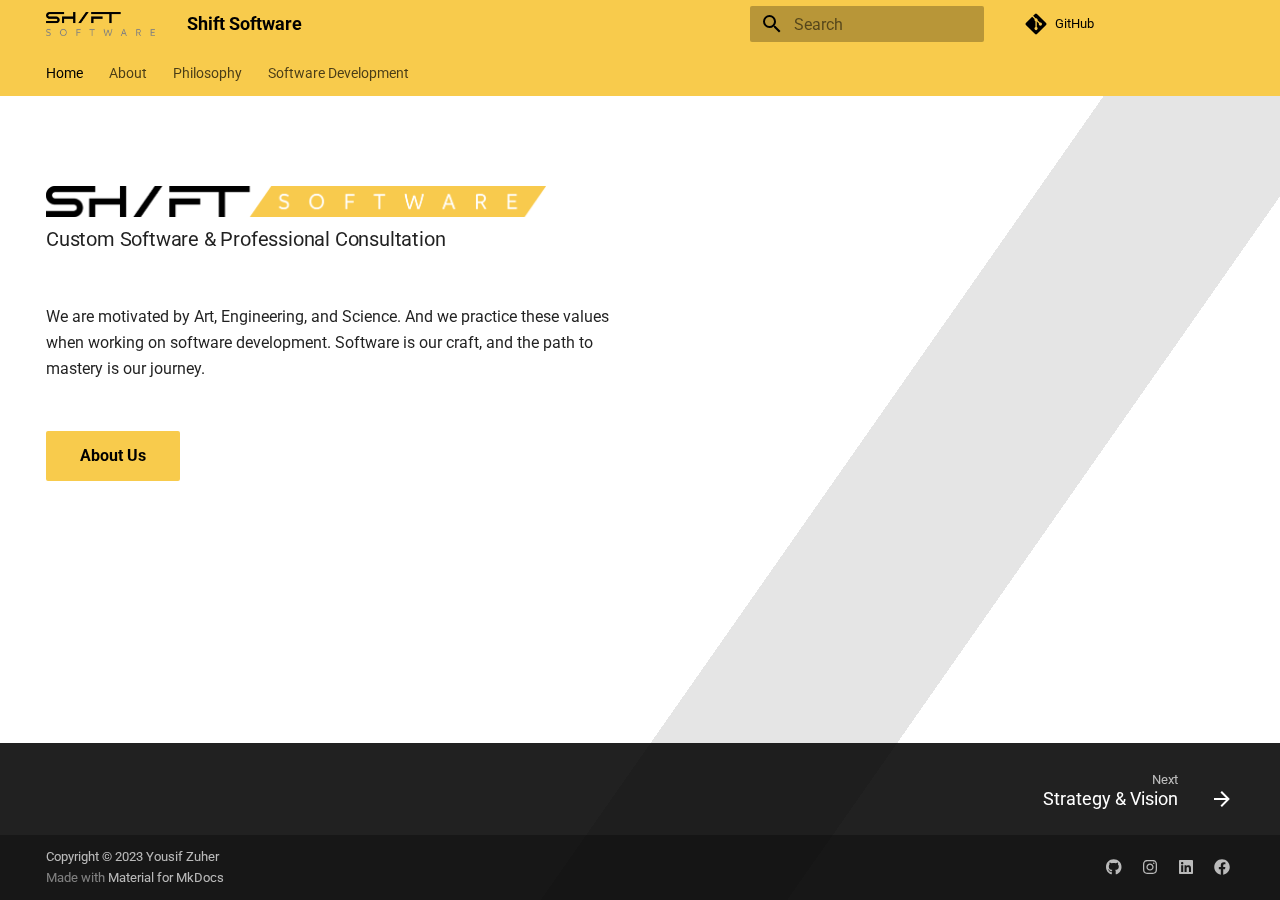
<file: index.html>
<!doctype html>
<html lang="en" class="no-js">
  <head>
    
      <meta charset="utf-8">
      <meta name="viewport" content="width=device-width,initial-scale=1">
      
      
      
      
      
        <link rel="next" href="about/strategy-and-vision/">
      
      <link rel="icon" href="images/favicon.png">
      <meta name="generator" content="mkdocs-1.5.2, mkdocs-material-9.1.21">
    
    
<title>Shift Software</title>

    
      <link rel="stylesheet" href="assets/stylesheets/main.eebd395e.min.css">
      
        
        <link rel="stylesheet" href="assets/stylesheets/palette.ecc896b0.min.css">
      
      

    
    
    
      
        
        
        <link rel="preconnect" href="https://fonts.gstatic.com" crossorigin>
        <link rel="stylesheet" href="https://fonts.googleapis.com/css?family=Roboto:300,300i,400,400i,700,700i%7CRoboto+Mono:400,400i,700,700i&display=fallback">
        <style>:root{--md-text-font:"Roboto";--md-code-font:"Roboto Mono"}</style>
      
    
    
      <link rel="stylesheet" href="stylesheets/extra.css">
    
    <script>__md_scope=new URL(".",location),__md_hash=e=>[...e].reduce((e,_)=>(e<<5)-e+_.charCodeAt(0),0),__md_get=(e,_=localStorage,t=__md_scope)=>JSON.parse(_.getItem(t.pathname+"."+e)),__md_set=(e,_,t=localStorage,a=__md_scope)=>{try{t.setItem(a.pathname+"."+e,JSON.stringify(_))}catch(e){}}</script>
    
      

    
    
    
  </head>
  
  
    
    
    
    
    
    <body dir="ltr" data-md-color-scheme="default" data-md-color-primary="amber" data-md-color-accent="indigo">
  
    
    
    <input class="md-toggle" data-md-toggle="drawer" type="checkbox" id="__drawer" autocomplete="off">
    <input class="md-toggle" data-md-toggle="search" type="checkbox" id="__search" autocomplete="off">
    <label class="md-overlay" for="__drawer"></label>
    <div data-md-component="skip">
      
    </div>
    <div data-md-component="announce">
      
    </div>
    
    
      

<header class="md-header" data-md-component="header">
  <nav class="md-header__inner md-grid" aria-label="Header">
    <a href="." title="Shift Software" class="md-header__button md-logo" aria-label="Shift Software" data-md-component="logo">
      
  <img src="assets/shift logo.png" alt="logo">

    </a>
    <label class="md-header__button md-icon" for="__drawer">
      <svg xmlns="http://www.w3.org/2000/svg" viewBox="0 0 24 24"><path d="M3 6h18v2H3V6m0 5h18v2H3v-2m0 5h18v2H3v-2Z"/></svg>
    </label>
    <div class="md-header__title" data-md-component="header-title">
      <div class="md-header__ellipsis">
        <div class="md-header__topic">
          <span class="md-ellipsis">
            Shift Software
          </span>
        </div>
        <div class="md-header__topic" data-md-component="header-topic">
          <span class="md-ellipsis">
            
              Shift Software
            
          </span>
        </div>
      </div>
    </div>
    
      
    
    
    
      <label class="md-header__button md-icon" for="__search">
        <svg xmlns="http://www.w3.org/2000/svg" viewBox="0 0 24 24"><path d="M9.5 3A6.5 6.5 0 0 1 16 9.5c0 1.61-.59 3.09-1.56 4.23l.27.27h.79l5 5-1.5 1.5-5-5v-.79l-.27-.27A6.516 6.516 0 0 1 9.5 16 6.5 6.5 0 0 1 3 9.5 6.5 6.5 0 0 1 9.5 3m0 2C7 5 5 7 5 9.5S7 14 9.5 14 14 12 14 9.5 12 5 9.5 5Z"/></svg>
      </label>
      <div class="md-search" data-md-component="search" role="dialog">
  <label class="md-search__overlay" for="__search"></label>
  <div class="md-search__inner" role="search">
    <form class="md-search__form" name="search">
      <input type="text" class="md-search__input" name="query" aria-label="Search" placeholder="Search" autocapitalize="off" autocorrect="off" autocomplete="off" spellcheck="false" data-md-component="search-query" required>
      <label class="md-search__icon md-icon" for="__search">
        <svg xmlns="http://www.w3.org/2000/svg" viewBox="0 0 24 24"><path d="M9.5 3A6.5 6.5 0 0 1 16 9.5c0 1.61-.59 3.09-1.56 4.23l.27.27h.79l5 5-1.5 1.5-5-5v-.79l-.27-.27A6.516 6.516 0 0 1 9.5 16 6.5 6.5 0 0 1 3 9.5 6.5 6.5 0 0 1 9.5 3m0 2C7 5 5 7 5 9.5S7 14 9.5 14 14 12 14 9.5 12 5 9.5 5Z"/></svg>
        <svg xmlns="http://www.w3.org/2000/svg" viewBox="0 0 24 24"><path d="M20 11v2H8l5.5 5.5-1.42 1.42L4.16 12l7.92-7.92L13.5 5.5 8 11h12Z"/></svg>
      </label>
      <nav class="md-search__options" aria-label="Search">
        
        <button type="reset" class="md-search__icon md-icon" title="Clear" aria-label="Clear" tabindex="-1">
          <svg xmlns="http://www.w3.org/2000/svg" viewBox="0 0 24 24"><path d="M19 6.41 17.59 5 12 10.59 6.41 5 5 6.41 10.59 12 5 17.59 6.41 19 12 13.41 17.59 19 19 17.59 13.41 12 19 6.41Z"/></svg>
        </button>
      </nav>
      
    </form>
    <div class="md-search__output">
      <div class="md-search__scrollwrap" data-md-scrollfix>
        <div class="md-search-result" data-md-component="search-result">
          <div class="md-search-result__meta">
            Initializing search
          </div>
          <ol class="md-search-result__list" role="presentation"></ol>
        </div>
      </div>
    </div>
  </div>
</div>
    
    
      <div class="md-header__source">
        <a href="https://github.com/Yousif001/Shift.software-clone" title="Go to repository" class="md-source" data-md-component="source">
  <div class="md-source__icon md-icon">
    
    <svg xmlns="http://www.w3.org/2000/svg" viewBox="0 0 448 512"><!--! Font Awesome Free 6.4.0 by @fontawesome - https://fontawesome.com License - https://fontawesome.com/license/free (Icons: CC BY 4.0, Fonts: SIL OFL 1.1, Code: MIT License) Copyright 2023 Fonticons, Inc.--><path d="M439.55 236.05 244 40.45a28.87 28.87 0 0 0-40.81 0l-40.66 40.63 51.52 51.52c27.06-9.14 52.68 16.77 43.39 43.68l49.66 49.66c34.23-11.8 61.18 31 35.47 56.69-26.49 26.49-70.21-2.87-56-37.34L240.22 199v121.85c25.3 12.54 22.26 41.85 9.08 55a34.34 34.34 0 0 1-48.55 0c-17.57-17.6-11.07-46.91 11.25-56v-123c-20.8-8.51-24.6-30.74-18.64-45L142.57 101 8.45 235.14a28.86 28.86 0 0 0 0 40.81l195.61 195.6a28.86 28.86 0 0 0 40.8 0l194.69-194.69a28.86 28.86 0 0 0 0-40.81z"/></svg>
  </div>
  <div class="md-source__repository">
    GitHub
  </div>
</a>
      </div>
    
  </nav>
  
</header>
    
    <div class="md-container" data-md-component="container">
      
      

        
          
            
<nav class="md-tabs" aria-label="Tabs" data-md-component="tabs">
  <div class="md-grid">
    <ul class="md-tabs__list">
      
        
  
  
    
  


  <li class="md-tabs__item">
    <a href="." class="md-tabs__link md-tabs__link--active">
      Home
    </a>
  </li>

      
        
  
  


  
  
  
    <li class="md-tabs__item">
      <a href="about/strategy-and-vision/" class="md-tabs__link">
        About
      </a>
    </li>
  

      
        
  
  


  
  
  
    <li class="md-tabs__item">
      <a href="Philosophy/philosophy/" class="md-tabs__link">
        Philosophy
      </a>
    </li>
  

      
        
  
  


  
  
  
    <li class="md-tabs__item">
      <a href="software-development/tasks/" class="md-tabs__link">
        Software Development
      </a>
    </li>
  

      
    </ul>
  </div>
</nav>
          
        
      

      <main class="md-main" data-md-component="main">
        <div class="md-main__inner md-grid">
          
            
              
                
              
              <div class="md-sidebar md-sidebar--primary" data-md-component="sidebar" data-md-type="navigation" hidden>
                <div class="md-sidebar__scrollwrap">
                  <div class="md-sidebar__inner">
                    

  


<nav class="md-nav md-nav--primary md-nav--lifted" aria-label="Navigation" data-md-level="0">
  <label class="md-nav__title" for="__drawer">
    <a href="." title="Shift Software" class="md-nav__button md-logo" aria-label="Shift Software" data-md-component="logo">
      
  <img src="assets/shift logo.png" alt="logo">

    </a>
    Shift Software
  </label>
  
    <div class="md-nav__source">
      <a href="https://github.com/Yousif001/Shift.software-clone" title="Go to repository" class="md-source" data-md-component="source">
  <div class="md-source__icon md-icon">
    
    <svg xmlns="http://www.w3.org/2000/svg" viewBox="0 0 448 512"><!--! Font Awesome Free 6.4.0 by @fontawesome - https://fontawesome.com License - https://fontawesome.com/license/free (Icons: CC BY 4.0, Fonts: SIL OFL 1.1, Code: MIT License) Copyright 2023 Fonticons, Inc.--><path d="M439.55 236.05 244 40.45a28.87 28.87 0 0 0-40.81 0l-40.66 40.63 51.52 51.52c27.06-9.14 52.68 16.77 43.39 43.68l49.66 49.66c34.23-11.8 61.18 31 35.47 56.69-26.49 26.49-70.21-2.87-56-37.34L240.22 199v121.85c25.3 12.54 22.26 41.85 9.08 55a34.34 34.34 0 0 1-48.55 0c-17.57-17.6-11.07-46.91 11.25-56v-123c-20.8-8.51-24.6-30.74-18.64-45L142.57 101 8.45 235.14a28.86 28.86 0 0 0 0 40.81l195.61 195.6a28.86 28.86 0 0 0 40.8 0l194.69-194.69a28.86 28.86 0 0 0 0-40.81z"/></svg>
  </div>
  <div class="md-source__repository">
    GitHub
  </div>
</a>
    </div>
  
  <ul class="md-nav__list" data-md-scrollfix>
    
      
      
      

  
  
    
  
  
    <li class="md-nav__item md-nav__item--active">
      
      <input class="md-nav__toggle md-toggle" type="checkbox" id="__toc">
      
      
      
      <a href="." class="md-nav__link md-nav__link--active">
        Home
      </a>
      
    </li>
  

    
      
      
      

  
  
  
    
    <li class="md-nav__item md-nav__item--nested">
      
      
      
      
      <input class="md-nav__toggle md-toggle " type="checkbox" id="__nav_2" >
      
      
        
          
        
          
        
          
        
      
      
        <label class="md-nav__link" for="__nav_2" id="__nav_2_label" tabindex="0">
          About
          <span class="md-nav__icon md-icon"></span>
        </label>
      
      <nav class="md-nav" data-md-level="1" aria-labelledby="__nav_2_label" aria-expanded="false">
        <label class="md-nav__title" for="__nav_2">
          <span class="md-nav__icon md-icon"></span>
          About
        </label>
        <ul class="md-nav__list" data-md-scrollfix>
          
            
              
  
  
  
    <li class="md-nav__item">
      <a href="about/strategy-and-vision/" class="md-nav__link">
        Strategy & Vision
      </a>
    </li>
  

            
          
            
              
  
  
  
    <li class="md-nav__item">
      <a href="about/code-of-conduct/" class="md-nav__link">
        Code of Conduct
      </a>
    </li>
  

            
          
            
              
  
  
  
    <li class="md-nav__item">
      <a href="about/Developers/" class="md-nav__link">
        Developers
      </a>
    </li>
  

            
          
        </ul>
      </nav>
    </li>
  

    
      
      
      

  
  
  
    
    <li class="md-nav__item md-nav__item--nested">
      
      
      
      
      <input class="md-nav__toggle md-toggle " type="checkbox" id="__nav_3" >
      
      
        
          
        
          
        
      
      
        <label class="md-nav__link" for="__nav_3" id="__nav_3_label" tabindex="0">
          Philosophy
          <span class="md-nav__icon md-icon"></span>
        </label>
      
      <nav class="md-nav" data-md-level="1" aria-labelledby="__nav_3_label" aria-expanded="false">
        <label class="md-nav__title" for="__nav_3">
          <span class="md-nav__icon md-icon"></span>
          Philosophy
        </label>
        <ul class="md-nav__list" data-md-scrollfix>
          
            
              
  
  
  
    <li class="md-nav__item">
      <a href="Philosophy/philosophy/" class="md-nav__link">
        Philosophy
      </a>
    </li>
  

            
          
            
              
  
  
  
    <li class="md-nav__item">
      <a href="Philosophy/characteristics/" class="md-nav__link">
        Characteristics
      </a>
    </li>
  

            
          
        </ul>
      </nav>
    </li>
  

    
      
      
      

  
  
  
    
    <li class="md-nav__item md-nav__item--nested">
      
      
      
      
      <input class="md-nav__toggle md-toggle " type="checkbox" id="__nav_4" >
      
      
        
          
        
          
        
          
        
          
        
      
      
        <label class="md-nav__link" for="__nav_4" id="__nav_4_label" tabindex="0">
          Software Development
          <span class="md-nav__icon md-icon"></span>
        </label>
      
      <nav class="md-nav" data-md-level="1" aria-labelledby="__nav_4_label" aria-expanded="false">
        <label class="md-nav__title" for="__nav_4">
          <span class="md-nav__icon md-icon"></span>
          Software Development
        </label>
        <ul class="md-nav__list" data-md-scrollfix>
          
            
              
  
  
  
    <li class="md-nav__item">
      <a href="software-development/tasks/" class="md-nav__link">
        Tasks
      </a>
    </li>
  

            
          
            
              
  
  
  
    <li class="md-nav__item">
      <a href="software-development/continuous-integration/" class="md-nav__link">
        Continuous Integration
      </a>
    </li>
  

            
          
            
              
  
  
  
    <li class="md-nav__item">
      <a href="software-development/automated-testing/" class="md-nav__link">
        Automated Testing
      </a>
    </li>
  

            
          
            
              
  
  
  
    <li class="md-nav__item">
      <a href="software-development/continuous-delivery/" class="md-nav__link">
        Continuous Delivery
      </a>
    </li>
  

            
          
        </ul>
      </nav>
    </li>
  

    
  </ul>
</nav>
                  </div>
                </div>
              </div>
            
            
              
                
              
              <div class="md-sidebar md-sidebar--secondary" data-md-component="sidebar" data-md-type="toc" hidden>
                <div class="md-sidebar__scrollwrap">
                  <div class="md-sidebar__inner">
                    

<nav class="md-nav md-nav--secondary" aria-label="Table of contents">
  
  
  
  
</nav>
                  </div>
                </div>
              </div>
            
          
          
            <div class="md-content" data-md-component="content">
              <article class="md-content__inner md-typeset">
                

<style>
    /*.md-main {
        background: url("data:image/svg+xml;utf8,<svg xmlns='http://www.w3.org/2000/svg' viewBox='0 0 1123 258'><path d='M1124,2c0,0 0,256 0,256l-1125,0l0,-48c0,0 16,5 55,5c116,0 197,-92 325,-92c121,0 114,46 254,46c140,0 214,-167 572,-166Z' style='fill: hsla(0, 0%, 100%, 1)' /></svg>") no-repeat bottom,linear-gradient(to bottom,var(--md-primary-fg-color),var(--md-primary-fg-color--light) 99%,var(--md-default-bg-color) 99%);
        padding-top: 1rem
    }*/
</style>

<div style="background: black;position: fixed;top: -200px;right: 375px;height: 200%;width: 202px;opacity: 0.1;transform: rotate(35deg); z-index:-100;" src="assets/shift-full.png"></div>

<section class="">
    <div class="">
        <div class="">
            <div class="">

            </div>
            <div class="" style="padding-top:40px;">
                <img style="width:500px;" src="assets/shift-full.png" />
                <h3 style="margin:0; font-weight:400; margin-bottom:50px;">
                    Custom Software & Professional Consultation
                </h3>

                <p style="max-width:600px; margin-bottom:50px;">We are motivated by Art, Engineering, and Science. And we practice these values when working on software development. Software is our craft, and the path to mastery is our journey.</p>
                <a href="about/strategy-and-vision/" title="Strategy &amp; Vision" class="md-button md-button--primary">
                    About Us
                </a>
                <!--<a href="clients" title="Clients" class="md-button">
                    Clients
                </a>-->
            </div>
        </div>
    </div>
</section>

              </article>
            </div>
          
          
        </div>
        
      </main>
      

        <footer class="md-footer">
  
    
      
        
      
      <nav class="md-footer__inner md-grid" aria-label="Footer" >
        
        
          
          <a href="about/strategy-and-vision/" class="md-footer__link md-footer__link--next" aria-label="Next: Strategy &amp; Vision" rel="next">
            <div class="md-footer__title">
              <span class="md-footer__direction">
                Next
              </span>
              <div class="md-ellipsis">
                Strategy & Vision
              </div>
            </div>
            <div class="md-footer__button md-icon">
              <svg xmlns="http://www.w3.org/2000/svg" viewBox="0 0 24 24"><path d="M4 11v2h12l-5.5 5.5 1.42 1.42L19.84 12l-7.92-7.92L10.5 5.5 16 11H4Z"/></svg>
            </div>
          </a>
        
      </nav>
    
  
  <div class="md-footer-meta md-typeset">
    <div class="md-footer-meta__inner md-grid">
      <div class="md-copyright">
  
    <div class="md-copyright__highlight">
      Copyright &copy; 2023 Yousif Zuher
    </div>
  
  
    Made with
    <a href="https://squidfunk.github.io/mkdocs-material/" target="_blank" rel="noopener">
      Material for MkDocs
    </a>
  
</div>
      
        <div class="md-social">
  
    
    
    
    
      
      
    
    <a href="https://github.com/ShiftSoftware" target="_blank" rel="noopener" title="github.com" class="md-social__link">
      <svg xmlns="http://www.w3.org/2000/svg" viewBox="0 0 496 512"><!--! Font Awesome Free 6.4.0 by @fontawesome - https://fontawesome.com License - https://fontawesome.com/license/free (Icons: CC BY 4.0, Fonts: SIL OFL 1.1, Code: MIT License) Copyright 2023 Fonticons, Inc.--><path d="M165.9 397.4c0 2-2.3 3.6-5.2 3.6-3.3.3-5.6-1.3-5.6-3.6 0-2 2.3-3.6 5.2-3.6 3-.3 5.6 1.3 5.6 3.6zm-31.1-4.5c-.7 2 1.3 4.3 4.3 4.9 2.6 1 5.6 0 6.2-2s-1.3-4.3-4.3-5.2c-2.6-.7-5.5.3-6.2 2.3zm44.2-1.7c-2.9.7-4.9 2.6-4.6 4.9.3 2 2.9 3.3 5.9 2.6 2.9-.7 4.9-2.6 4.6-4.6-.3-1.9-3-3.2-5.9-2.9zM244.8 8C106.1 8 0 113.3 0 252c0 110.9 69.8 205.8 169.5 239.2 12.8 2.3 17.3-5.6 17.3-12.1 0-6.2-.3-40.4-.3-61.4 0 0-70 15-84.7-29.8 0 0-11.4-29.1-27.8-36.6 0 0-22.9-15.7 1.6-15.4 0 0 24.9 2 38.6 25.8 21.9 38.6 58.6 27.5 72.9 20.9 2.3-16 8.8-27.1 16-33.7-55.9-6.2-112.3-14.3-112.3-110.5 0-27.5 7.6-41.3 23.6-58.9-2.6-6.5-11.1-33.3 2.6-67.9 20.9-6.5 69 27 69 27 20-5.6 41.5-8.5 62.8-8.5s42.8 2.9 62.8 8.5c0 0 48.1-33.6 69-27 13.7 34.7 5.2 61.4 2.6 67.9 16 17.7 25.8 31.5 25.8 58.9 0 96.5-58.9 104.2-114.8 110.5 9.2 7.9 17 22.9 17 46.4 0 33.7-.3 75.4-.3 83.6 0 6.5 4.6 14.4 17.3 12.1C428.2 457.8 496 362.9 496 252 496 113.3 383.5 8 244.8 8zM97.2 352.9c-1.3 1-1 3.3.7 5.2 1.6 1.6 3.9 2.3 5.2 1 1.3-1 1-3.3-.7-5.2-1.6-1.6-3.9-2.3-5.2-1zm-10.8-8.1c-.7 1.3.3 2.9 2.3 3.9 1.6 1 3.6.7 4.3-.7.7-1.3-.3-2.9-2.3-3.9-2-.6-3.6-.3-4.3.7zm32.4 35.6c-1.6 1.3-1 4.3 1.3 6.2 2.3 2.3 5.2 2.6 6.5 1 1.3-1.3.7-4.3-1.3-6.2-2.2-2.3-5.2-2.6-6.5-1zm-11.4-14.7c-1.6 1-1.6 3.6 0 5.9 1.6 2.3 4.3 3.3 5.6 2.3 1.6-1.3 1.6-3.9 0-6.2-1.4-2.3-4-3.3-5.6-2z"/></svg>
    </a>
  
    
    
    
    
      
      
    
    <a href="https://www.instagram.com/shift.software" target="_blank" rel="noopener" title="www.instagram.com" class="md-social__link">
      <svg xmlns="http://www.w3.org/2000/svg" viewBox="0 0 448 512"><!--! Font Awesome Free 6.4.0 by @fontawesome - https://fontawesome.com License - https://fontawesome.com/license/free (Icons: CC BY 4.0, Fonts: SIL OFL 1.1, Code: MIT License) Copyright 2023 Fonticons, Inc.--><path d="M224.1 141c-63.6 0-114.9 51.3-114.9 114.9s51.3 114.9 114.9 114.9S339 319.5 339 255.9 287.7 141 224.1 141zm0 189.6c-41.1 0-74.7-33.5-74.7-74.7s33.5-74.7 74.7-74.7 74.7 33.5 74.7 74.7-33.6 74.7-74.7 74.7zm146.4-194.3c0 14.9-12 26.8-26.8 26.8-14.9 0-26.8-12-26.8-26.8s12-26.8 26.8-26.8 26.8 12 26.8 26.8zm76.1 27.2c-1.7-35.9-9.9-67.7-36.2-93.9-26.2-26.2-58-34.4-93.9-36.2-37-2.1-147.9-2.1-184.9 0-35.8 1.7-67.6 9.9-93.9 36.1s-34.4 58-36.2 93.9c-2.1 37-2.1 147.9 0 184.9 1.7 35.9 9.9 67.7 36.2 93.9s58 34.4 93.9 36.2c37 2.1 147.9 2.1 184.9 0 35.9-1.7 67.7-9.9 93.9-36.2 26.2-26.2 34.4-58 36.2-93.9 2.1-37 2.1-147.8 0-184.8zM398.8 388c-7.8 19.6-22.9 34.7-42.6 42.6-29.5 11.7-99.5 9-132.1 9s-102.7 2.6-132.1-9c-19.6-7.8-34.7-22.9-42.6-42.6-11.7-29.5-9-99.5-9-132.1s-2.6-102.7 9-132.1c7.8-19.6 22.9-34.7 42.6-42.6 29.5-11.7 99.5-9 132.1-9s102.7-2.6 132.1 9c19.6 7.8 34.7 22.9 42.6 42.6 11.7 29.5 9 99.5 9 132.1s2.7 102.7-9 132.1z"/></svg>
    </a>
  
    
    
    
    
      
      
    
    <a href="https://www.linkedin.com/company/shift-software" target="_blank" rel="noopener" title="www.linkedin.com" class="md-social__link">
      <svg xmlns="http://www.w3.org/2000/svg" viewBox="0 0 448 512"><!--! Font Awesome Free 6.4.0 by @fontawesome - https://fontawesome.com License - https://fontawesome.com/license/free (Icons: CC BY 4.0, Fonts: SIL OFL 1.1, Code: MIT License) Copyright 2023 Fonticons, Inc.--><path d="M416 32H31.9C14.3 32 0 46.5 0 64.3v383.4C0 465.5 14.3 480 31.9 480H416c17.6 0 32-14.5 32-32.3V64.3c0-17.8-14.4-32.3-32-32.3zM135.4 416H69V202.2h66.5V416zm-33.2-243c-21.3 0-38.5-17.3-38.5-38.5S80.9 96 102.2 96c21.2 0 38.5 17.3 38.5 38.5 0 21.3-17.2 38.5-38.5 38.5zm282.1 243h-66.4V312c0-24.8-.5-56.7-34.5-56.7-34.6 0-39.9 27-39.9 54.9V416h-66.4V202.2h63.7v29.2h.9c8.9-16.8 30.6-34.5 62.9-34.5 67.2 0 79.7 44.3 79.7 101.9V416z"/></svg>
    </a>
  
    
    
    
    
      
      
    
    <a href="https://www.facebook.com/the.shift.software" target="_blank" rel="noopener" title="www.facebook.com" class="md-social__link">
      <svg xmlns="http://www.w3.org/2000/svg" viewBox="0 0 512 512"><!--! Font Awesome Free 6.4.0 by @fontawesome - https://fontawesome.com License - https://fontawesome.com/license/free (Icons: CC BY 4.0, Fonts: SIL OFL 1.1, Code: MIT License) Copyright 2023 Fonticons, Inc.--><path d="M504 256C504 119 393 8 256 8S8 119 8 256c0 123.78 90.69 226.38 209.25 245V327.69h-63V256h63v-54.64c0-62.15 37-96.48 93.67-96.48 27.14 0 55.52 4.84 55.52 4.84v61h-31.28c-30.8 0-40.41 19.12-40.41 38.73V256h68.78l-11 71.69h-57.78V501C413.31 482.38 504 379.78 504 256z"/></svg>
    </a>
  
</div>
      
    </div>
  </div>
</footer>
      

    </div>
    <div class="md-dialog" data-md-component="dialog">
      <div class="md-dialog__inner md-typeset"></div>
    </div>
    
    <script id="__config" type="application/json">{"base": ".", "features": ["navigation.tabs", "navigation.indexes", "navigation.sections", "navigation.footer"], "search": "assets/javascripts/workers/search.74e28a9f.min.js", "translations": {"clipboard.copied": "Copied to clipboard", "clipboard.copy": "Copy to clipboard", "search.result.more.one": "1 more on this page", "search.result.more.other": "# more on this page", "search.result.none": "No matching documents", "search.result.one": "1 matching document", "search.result.other": "# matching documents", "search.result.placeholder": "Type to start searching", "search.result.term.missing": "Missing", "select.version": "Select version"}}</script>
    
    
      <script src="assets/javascripts/bundle.220ee61c.min.js"></script>
      
    
  </body>
</html>
</file>
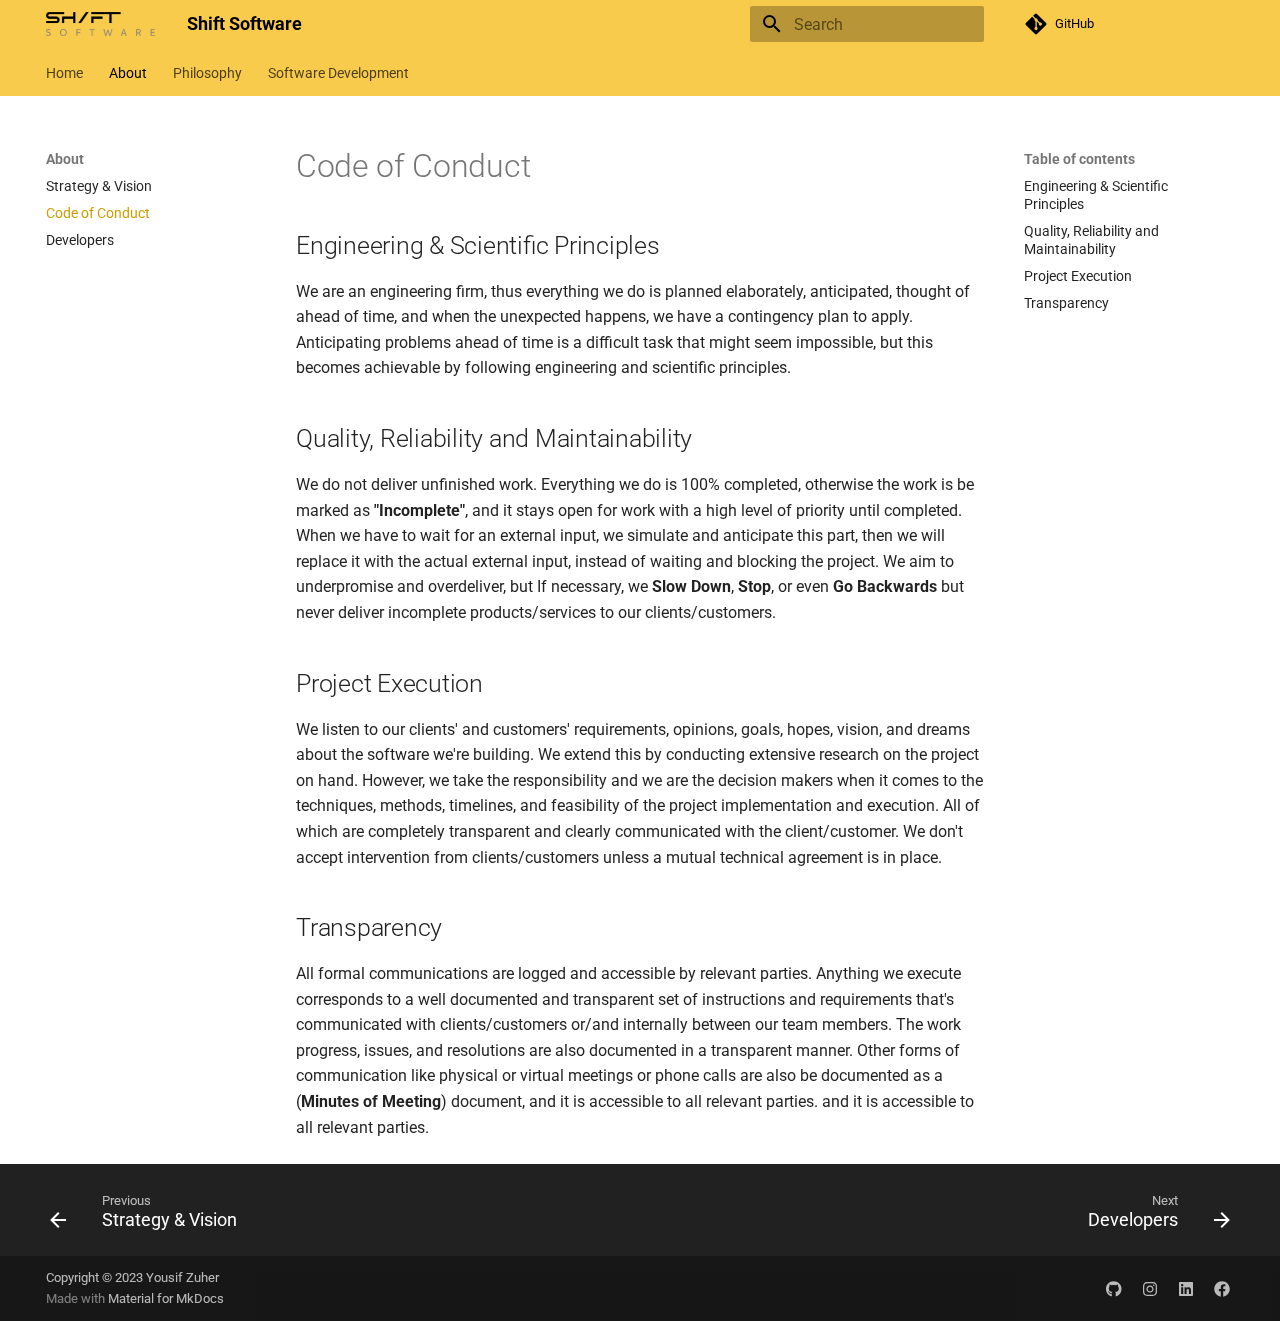
<file: about/code-of-conduct/index.html>
<!doctype html>
<html lang="en" class="no-js">
  <head>
    
      <meta charset="utf-8">
      <meta name="viewport" content="width=device-width,initial-scale=1">
      
      
      
      
        <link rel="prev" href="../strategy-and-vision/">
      
      
        <link rel="next" href="../Developers/">
      
      <link rel="icon" href="../../images/favicon.png">
      <meta name="generator" content="mkdocs-1.5.2, mkdocs-material-9.1.21">
    
    
      
        <title>Code of Conduct - Shift Software</title>
      
    
    
      <link rel="stylesheet" href="../../assets/stylesheets/main.eebd395e.min.css">
      
        
        <link rel="stylesheet" href="../../assets/stylesheets/palette.ecc896b0.min.css">
      
      

    
    
    
      
        
        
        <link rel="preconnect" href="https://fonts.gstatic.com" crossorigin>
        <link rel="stylesheet" href="https://fonts.googleapis.com/css?family=Roboto:300,300i,400,400i,700,700i%7CRoboto+Mono:400,400i,700,700i&display=fallback">
        <style>:root{--md-text-font:"Roboto";--md-code-font:"Roboto Mono"}</style>
      
    
    
      <link rel="stylesheet" href="../../stylesheets/extra.css">
    
    <script>__md_scope=new URL("../..",location),__md_hash=e=>[...e].reduce((e,_)=>(e<<5)-e+_.charCodeAt(0),0),__md_get=(e,_=localStorage,t=__md_scope)=>JSON.parse(_.getItem(t.pathname+"."+e)),__md_set=(e,_,t=localStorage,a=__md_scope)=>{try{t.setItem(a.pathname+"."+e,JSON.stringify(_))}catch(e){}}</script>
    
      

    
    
    
  </head>
  
  
    
    
    
    
    
    <body dir="ltr" data-md-color-scheme="default" data-md-color-primary="amber" data-md-color-accent="indigo">
  
    
    
    <input class="md-toggle" data-md-toggle="drawer" type="checkbox" id="__drawer" autocomplete="off">
    <input class="md-toggle" data-md-toggle="search" type="checkbox" id="__search" autocomplete="off">
    <label class="md-overlay" for="__drawer"></label>
    <div data-md-component="skip">
      
        
        <a href="#code-of-conduct" class="md-skip">
          Skip to content
        </a>
      
    </div>
    <div data-md-component="announce">
      
    </div>
    
    
      

<header class="md-header" data-md-component="header">
  <nav class="md-header__inner md-grid" aria-label="Header">
    <a href="../.." title="Shift Software" class="md-header__button md-logo" aria-label="Shift Software" data-md-component="logo">
      
  <img src="../../assets/shift logo.png" alt="logo">

    </a>
    <label class="md-header__button md-icon" for="__drawer">
      <svg xmlns="http://www.w3.org/2000/svg" viewBox="0 0 24 24"><path d="M3 6h18v2H3V6m0 5h18v2H3v-2m0 5h18v2H3v-2Z"/></svg>
    </label>
    <div class="md-header__title" data-md-component="header-title">
      <div class="md-header__ellipsis">
        <div class="md-header__topic">
          <span class="md-ellipsis">
            Shift Software
          </span>
        </div>
        <div class="md-header__topic" data-md-component="header-topic">
          <span class="md-ellipsis">
            
              Code of Conduct
            
          </span>
        </div>
      </div>
    </div>
    
      
    
    
    
      <label class="md-header__button md-icon" for="__search">
        <svg xmlns="http://www.w3.org/2000/svg" viewBox="0 0 24 24"><path d="M9.5 3A6.5 6.5 0 0 1 16 9.5c0 1.61-.59 3.09-1.56 4.23l.27.27h.79l5 5-1.5 1.5-5-5v-.79l-.27-.27A6.516 6.516 0 0 1 9.5 16 6.5 6.5 0 0 1 3 9.5 6.5 6.5 0 0 1 9.5 3m0 2C7 5 5 7 5 9.5S7 14 9.5 14 14 12 14 9.5 12 5 9.5 5Z"/></svg>
      </label>
      <div class="md-search" data-md-component="search" role="dialog">
  <label class="md-search__overlay" for="__search"></label>
  <div class="md-search__inner" role="search">
    <form class="md-search__form" name="search">
      <input type="text" class="md-search__input" name="query" aria-label="Search" placeholder="Search" autocapitalize="off" autocorrect="off" autocomplete="off" spellcheck="false" data-md-component="search-query" required>
      <label class="md-search__icon md-icon" for="__search">
        <svg xmlns="http://www.w3.org/2000/svg" viewBox="0 0 24 24"><path d="M9.5 3A6.5 6.5 0 0 1 16 9.5c0 1.61-.59 3.09-1.56 4.23l.27.27h.79l5 5-1.5 1.5-5-5v-.79l-.27-.27A6.516 6.516 0 0 1 9.5 16 6.5 6.5 0 0 1 3 9.5 6.5 6.5 0 0 1 9.5 3m0 2C7 5 5 7 5 9.5S7 14 9.5 14 14 12 14 9.5 12 5 9.5 5Z"/></svg>
        <svg xmlns="http://www.w3.org/2000/svg" viewBox="0 0 24 24"><path d="M20 11v2H8l5.5 5.5-1.42 1.42L4.16 12l7.92-7.92L13.5 5.5 8 11h12Z"/></svg>
      </label>
      <nav class="md-search__options" aria-label="Search">
        
        <button type="reset" class="md-search__icon md-icon" title="Clear" aria-label="Clear" tabindex="-1">
          <svg xmlns="http://www.w3.org/2000/svg" viewBox="0 0 24 24"><path d="M19 6.41 17.59 5 12 10.59 6.41 5 5 6.41 10.59 12 5 17.59 6.41 19 12 13.41 17.59 19 19 17.59 13.41 12 19 6.41Z"/></svg>
        </button>
      </nav>
      
    </form>
    <div class="md-search__output">
      <div class="md-search__scrollwrap" data-md-scrollfix>
        <div class="md-search-result" data-md-component="search-result">
          <div class="md-search-result__meta">
            Initializing search
          </div>
          <ol class="md-search-result__list" role="presentation"></ol>
        </div>
      </div>
    </div>
  </div>
</div>
    
    
      <div class="md-header__source">
        <a href="https://github.com/Yousif001/Shift.software-clone" title="Go to repository" class="md-source" data-md-component="source">
  <div class="md-source__icon md-icon">
    
    <svg xmlns="http://www.w3.org/2000/svg" viewBox="0 0 448 512"><!--! Font Awesome Free 6.4.0 by @fontawesome - https://fontawesome.com License - https://fontawesome.com/license/free (Icons: CC BY 4.0, Fonts: SIL OFL 1.1, Code: MIT License) Copyright 2023 Fonticons, Inc.--><path d="M439.55 236.05 244 40.45a28.87 28.87 0 0 0-40.81 0l-40.66 40.63 51.52 51.52c27.06-9.14 52.68 16.77 43.39 43.68l49.66 49.66c34.23-11.8 61.18 31 35.47 56.69-26.49 26.49-70.21-2.87-56-37.34L240.22 199v121.85c25.3 12.54 22.26 41.85 9.08 55a34.34 34.34 0 0 1-48.55 0c-17.57-17.6-11.07-46.91 11.25-56v-123c-20.8-8.51-24.6-30.74-18.64-45L142.57 101 8.45 235.14a28.86 28.86 0 0 0 0 40.81l195.61 195.6a28.86 28.86 0 0 0 40.8 0l194.69-194.69a28.86 28.86 0 0 0 0-40.81z"/></svg>
  </div>
  <div class="md-source__repository">
    GitHub
  </div>
</a>
      </div>
    
  </nav>
  
</header>
    
    <div class="md-container" data-md-component="container">
      
      
        
          
            
<nav class="md-tabs" aria-label="Tabs" data-md-component="tabs">
  <div class="md-grid">
    <ul class="md-tabs__list">
      
        
  
  


  <li class="md-tabs__item">
    <a href="../.." class="md-tabs__link">
      Home
    </a>
  </li>

      
        
  
  
    
  


  
  
  
    <li class="md-tabs__item">
      <a href="../strategy-and-vision/" class="md-tabs__link md-tabs__link--active">
        About
      </a>
    </li>
  

      
        
  
  


  
  
  
    <li class="md-tabs__item">
      <a href="../../Philosophy/philosophy/" class="md-tabs__link">
        Philosophy
      </a>
    </li>
  

      
        
  
  


  
  
  
    <li class="md-tabs__item">
      <a href="../../software-development/tasks/" class="md-tabs__link">
        Software Development
      </a>
    </li>
  

      
    </ul>
  </div>
</nav>
          
        
      
      <main class="md-main" data-md-component="main">
        <div class="md-main__inner md-grid">
          
            
              
              <div class="md-sidebar md-sidebar--primary" data-md-component="sidebar" data-md-type="navigation" >
                <div class="md-sidebar__scrollwrap">
                  <div class="md-sidebar__inner">
                    

  


<nav class="md-nav md-nav--primary md-nav--lifted" aria-label="Navigation" data-md-level="0">
  <label class="md-nav__title" for="__drawer">
    <a href="../.." title="Shift Software" class="md-nav__button md-logo" aria-label="Shift Software" data-md-component="logo">
      
  <img src="../../assets/shift logo.png" alt="logo">

    </a>
    Shift Software
  </label>
  
    <div class="md-nav__source">
      <a href="https://github.com/Yousif001/Shift.software-clone" title="Go to repository" class="md-source" data-md-component="source">
  <div class="md-source__icon md-icon">
    
    <svg xmlns="http://www.w3.org/2000/svg" viewBox="0 0 448 512"><!--! Font Awesome Free 6.4.0 by @fontawesome - https://fontawesome.com License - https://fontawesome.com/license/free (Icons: CC BY 4.0, Fonts: SIL OFL 1.1, Code: MIT License) Copyright 2023 Fonticons, Inc.--><path d="M439.55 236.05 244 40.45a28.87 28.87 0 0 0-40.81 0l-40.66 40.63 51.52 51.52c27.06-9.14 52.68 16.77 43.39 43.68l49.66 49.66c34.23-11.8 61.18 31 35.47 56.69-26.49 26.49-70.21-2.87-56-37.34L240.22 199v121.85c25.3 12.54 22.26 41.85 9.08 55a34.34 34.34 0 0 1-48.55 0c-17.57-17.6-11.07-46.91 11.25-56v-123c-20.8-8.51-24.6-30.74-18.64-45L142.57 101 8.45 235.14a28.86 28.86 0 0 0 0 40.81l195.61 195.6a28.86 28.86 0 0 0 40.8 0l194.69-194.69a28.86 28.86 0 0 0 0-40.81z"/></svg>
  </div>
  <div class="md-source__repository">
    GitHub
  </div>
</a>
    </div>
  
  <ul class="md-nav__list" data-md-scrollfix>
    
      
      
      

  
  
  
    <li class="md-nav__item">
      <a href="../.." class="md-nav__link">
        Home
      </a>
    </li>
  

    
      
      
      

  
  
    
  
  
    
    <li class="md-nav__item md-nav__item--active md-nav__item--nested">
      
      
      
      
      <input class="md-nav__toggle md-toggle " type="checkbox" id="__nav_2" checked>
      
      
        
          
        
          
        
          
        
      
      
        <label class="md-nav__link" for="__nav_2" id="__nav_2_label" tabindex="0">
          About
          <span class="md-nav__icon md-icon"></span>
        </label>
      
      <nav class="md-nav" data-md-level="1" aria-labelledby="__nav_2_label" aria-expanded="true">
        <label class="md-nav__title" for="__nav_2">
          <span class="md-nav__icon md-icon"></span>
          About
        </label>
        <ul class="md-nav__list" data-md-scrollfix>
          
            
              
  
  
  
    <li class="md-nav__item">
      <a href="../strategy-and-vision/" class="md-nav__link">
        Strategy & Vision
      </a>
    </li>
  

            
          
            
              
  
  
    
  
  
    <li class="md-nav__item md-nav__item--active">
      
      <input class="md-nav__toggle md-toggle" type="checkbox" id="__toc">
      
      
        
      
      
        <label class="md-nav__link md-nav__link--active" for="__toc">
          Code of Conduct
          <span class="md-nav__icon md-icon"></span>
        </label>
      
      <a href="./" class="md-nav__link md-nav__link--active">
        Code of Conduct
      </a>
      
        

<nav class="md-nav md-nav--secondary" aria-label="Table of contents">
  
  
  
    
  
  
    <label class="md-nav__title" for="__toc">
      <span class="md-nav__icon md-icon"></span>
      Table of contents
    </label>
    <ul class="md-nav__list" data-md-component="toc" data-md-scrollfix>
      
        <li class="md-nav__item">
  <a href="#engineering-scientific-principles" class="md-nav__link">
    Engineering &amp; Scientific Principles
  </a>
  
</li>
      
        <li class="md-nav__item">
  <a href="#quality-reliability-and-maintainability" class="md-nav__link">
    Quality, Reliability and Maintainability
  </a>
  
</li>
      
        <li class="md-nav__item">
  <a href="#project-execution" class="md-nav__link">
    Project Execution
  </a>
  
</li>
      
        <li class="md-nav__item">
  <a href="#transparency" class="md-nav__link">
    Transparency
  </a>
  
</li>
      
    </ul>
  
</nav>
      
    </li>
  

            
          
            
              
  
  
  
    <li class="md-nav__item">
      <a href="../Developers/" class="md-nav__link">
        Developers
      </a>
    </li>
  

            
          
        </ul>
      </nav>
    </li>
  

    
      
      
      

  
  
  
    
    <li class="md-nav__item md-nav__item--nested">
      
      
      
      
      <input class="md-nav__toggle md-toggle " type="checkbox" id="__nav_3" >
      
      
        
          
        
          
        
      
      
        <label class="md-nav__link" for="__nav_3" id="__nav_3_label" tabindex="0">
          Philosophy
          <span class="md-nav__icon md-icon"></span>
        </label>
      
      <nav class="md-nav" data-md-level="1" aria-labelledby="__nav_3_label" aria-expanded="false">
        <label class="md-nav__title" for="__nav_3">
          <span class="md-nav__icon md-icon"></span>
          Philosophy
        </label>
        <ul class="md-nav__list" data-md-scrollfix>
          
            
              
  
  
  
    <li class="md-nav__item">
      <a href="../../Philosophy/philosophy/" class="md-nav__link">
        Philosophy
      </a>
    </li>
  

            
          
            
              
  
  
  
    <li class="md-nav__item">
      <a href="../../Philosophy/characteristics/" class="md-nav__link">
        Characteristics
      </a>
    </li>
  

            
          
        </ul>
      </nav>
    </li>
  

    
      
      
      

  
  
  
    
    <li class="md-nav__item md-nav__item--nested">
      
      
      
      
      <input class="md-nav__toggle md-toggle " type="checkbox" id="__nav_4" >
      
      
        
          
        
          
        
          
        
          
        
      
      
        <label class="md-nav__link" for="__nav_4" id="__nav_4_label" tabindex="0">
          Software Development
          <span class="md-nav__icon md-icon"></span>
        </label>
      
      <nav class="md-nav" data-md-level="1" aria-labelledby="__nav_4_label" aria-expanded="false">
        <label class="md-nav__title" for="__nav_4">
          <span class="md-nav__icon md-icon"></span>
          Software Development
        </label>
        <ul class="md-nav__list" data-md-scrollfix>
          
            
              
  
  
  
    <li class="md-nav__item">
      <a href="../../software-development/tasks/" class="md-nav__link">
        Tasks
      </a>
    </li>
  

            
          
            
              
  
  
  
    <li class="md-nav__item">
      <a href="../../software-development/continuous-integration/" class="md-nav__link">
        Continuous Integration
      </a>
    </li>
  

            
          
            
              
  
  
  
    <li class="md-nav__item">
      <a href="../../software-development/automated-testing/" class="md-nav__link">
        Automated Testing
      </a>
    </li>
  

            
          
            
              
  
  
  
    <li class="md-nav__item">
      <a href="../../software-development/continuous-delivery/" class="md-nav__link">
        Continuous Delivery
      </a>
    </li>
  

            
          
        </ul>
      </nav>
    </li>
  

    
  </ul>
</nav>
                  </div>
                </div>
              </div>
            
            
              
              <div class="md-sidebar md-sidebar--secondary" data-md-component="sidebar" data-md-type="toc" >
                <div class="md-sidebar__scrollwrap">
                  <div class="md-sidebar__inner">
                    

<nav class="md-nav md-nav--secondary" aria-label="Table of contents">
  
  
  
    
  
  
    <label class="md-nav__title" for="__toc">
      <span class="md-nav__icon md-icon"></span>
      Table of contents
    </label>
    <ul class="md-nav__list" data-md-component="toc" data-md-scrollfix>
      
        <li class="md-nav__item">
  <a href="#engineering-scientific-principles" class="md-nav__link">
    Engineering &amp; Scientific Principles
  </a>
  
</li>
      
        <li class="md-nav__item">
  <a href="#quality-reliability-and-maintainability" class="md-nav__link">
    Quality, Reliability and Maintainability
  </a>
  
</li>
      
        <li class="md-nav__item">
  <a href="#project-execution" class="md-nav__link">
    Project Execution
  </a>
  
</li>
      
        <li class="md-nav__item">
  <a href="#transparency" class="md-nav__link">
    Transparency
  </a>
  
</li>
      
    </ul>
  
</nav>
                  </div>
                </div>
              </div>
            
          
          
            <div class="md-content" data-md-component="content">
              <article class="md-content__inner md-typeset">
                
                  

  
  


<h1 id="code-of-conduct">Code of Conduct</h1>
<h2 id="engineering-scientific-principles">Engineering &amp; Scientific Principles</h2>
<p>We are an engineering firm, thus everything we do is planned elaborately, 
anticipated, thought of ahead of time, and when the unexpected happens, 
we have a contingency plan to apply. Anticipating problems ahead of time is a difficult task that might seem impossible, 
but this becomes achievable by following engineering and scientific principles.</p>
<h2 id="quality-reliability-and-maintainability">Quality, Reliability and Maintainability</h2>
<p>We do not deliver unfinished work. Everything we do is 100% completed, otherwise the work is be marked as <strong>"Incomplete"</strong>, 
and it stays open for work with a high level of priority until completed. When we have to wait for an external input, 
we simulate and anticipate this part, then we will replace it with the actual external input, instead of waiting and blocking the project. 
We aim to underpromise and overdeliver, but If necessary, 
we <strong>Slow Down</strong>, <strong>Stop</strong>, or even <strong>Go Backwards</strong> but never deliver incomplete products/services to our clients/customers.</p>
<h2 id="project-execution">Project Execution</h2>
<p>We listen to our clients' and customers' requirements, opinions, goals, hopes, vision, and dreams about the software we're building. 
We extend this by conducting extensive research on the project on hand. However, 
we take the responsibility and we are the decision makers when it comes to the techniques, methods, timelines, 
and feasibility of the project implementation and execution. 
All of which are completely transparent and clearly communicated with the client/customer. 
We don't accept intervention from clients/customers unless a mutual technical agreement is in place.</p>
<h2 id="transparency">Transparency</h2>
<p>All formal communications are logged and accessible by relevant parties. 
Anything we execute corresponds to a well documented and transparent set of instructions and requirements that's communicated with clients/customers or/and internally between our team members. 
The work progress, issues, and resolutions are also documented in a transparent manner. 
Other forms of communication like physical or virtual meetings or phone calls are also be documented as a (<strong>Minutes of Meeting</strong>) document, 
and it is accessible to all relevant parties.
and it is accessible to all relevant parties.</p>





                
              </article>
            </div>
          
          
        </div>
        
      </main>
      
        <footer class="md-footer">
  
    
      
      <nav class="md-footer__inner md-grid" aria-label="Footer" >
        
          
          <a href="../strategy-and-vision/" class="md-footer__link md-footer__link--prev" aria-label="Previous: Strategy &amp; Vision" rel="prev">
            <div class="md-footer__button md-icon">
              <svg xmlns="http://www.w3.org/2000/svg" viewBox="0 0 24 24"><path d="M20 11v2H8l5.5 5.5-1.42 1.42L4.16 12l7.92-7.92L13.5 5.5 8 11h12Z"/></svg>
            </div>
            <div class="md-footer__title">
              <span class="md-footer__direction">
                Previous
              </span>
              <div class="md-ellipsis">
                Strategy & Vision
              </div>
            </div>
          </a>
        
        
          
          <a href="../Developers/" class="md-footer__link md-footer__link--next" aria-label="Next: Developers" rel="next">
            <div class="md-footer__title">
              <span class="md-footer__direction">
                Next
              </span>
              <div class="md-ellipsis">
                Developers
              </div>
            </div>
            <div class="md-footer__button md-icon">
              <svg xmlns="http://www.w3.org/2000/svg" viewBox="0 0 24 24"><path d="M4 11v2h12l-5.5 5.5 1.42 1.42L19.84 12l-7.92-7.92L10.5 5.5 16 11H4Z"/></svg>
            </div>
          </a>
        
      </nav>
    
  
  <div class="md-footer-meta md-typeset">
    <div class="md-footer-meta__inner md-grid">
      <div class="md-copyright">
  
    <div class="md-copyright__highlight">
      Copyright &copy; 2023 Yousif Zuher
    </div>
  
  
    Made with
    <a href="https://squidfunk.github.io/mkdocs-material/" target="_blank" rel="noopener">
      Material for MkDocs
    </a>
  
</div>
      
        <div class="md-social">
  
    
    
    
    
      
      
    
    <a href="https://github.com/ShiftSoftware" target="_blank" rel="noopener" title="github.com" class="md-social__link">
      <svg xmlns="http://www.w3.org/2000/svg" viewBox="0 0 496 512"><!--! Font Awesome Free 6.4.0 by @fontawesome - https://fontawesome.com License - https://fontawesome.com/license/free (Icons: CC BY 4.0, Fonts: SIL OFL 1.1, Code: MIT License) Copyright 2023 Fonticons, Inc.--><path d="M165.9 397.4c0 2-2.3 3.6-5.2 3.6-3.3.3-5.6-1.3-5.6-3.6 0-2 2.3-3.6 5.2-3.6 3-.3 5.6 1.3 5.6 3.6zm-31.1-4.5c-.7 2 1.3 4.3 4.3 4.9 2.6 1 5.6 0 6.2-2s-1.3-4.3-4.3-5.2c-2.6-.7-5.5.3-6.2 2.3zm44.2-1.7c-2.9.7-4.9 2.6-4.6 4.9.3 2 2.9 3.3 5.9 2.6 2.9-.7 4.9-2.6 4.6-4.6-.3-1.9-3-3.2-5.9-2.9zM244.8 8C106.1 8 0 113.3 0 252c0 110.9 69.8 205.8 169.5 239.2 12.8 2.3 17.3-5.6 17.3-12.1 0-6.2-.3-40.4-.3-61.4 0 0-70 15-84.7-29.8 0 0-11.4-29.1-27.8-36.6 0 0-22.9-15.7 1.6-15.4 0 0 24.9 2 38.6 25.8 21.9 38.6 58.6 27.5 72.9 20.9 2.3-16 8.8-27.1 16-33.7-55.9-6.2-112.3-14.3-112.3-110.5 0-27.5 7.6-41.3 23.6-58.9-2.6-6.5-11.1-33.3 2.6-67.9 20.9-6.5 69 27 69 27 20-5.6 41.5-8.5 62.8-8.5s42.8 2.9 62.8 8.5c0 0 48.1-33.6 69-27 13.7 34.7 5.2 61.4 2.6 67.9 16 17.7 25.8 31.5 25.8 58.9 0 96.5-58.9 104.2-114.8 110.5 9.2 7.9 17 22.9 17 46.4 0 33.7-.3 75.4-.3 83.6 0 6.5 4.6 14.4 17.3 12.1C428.2 457.8 496 362.9 496 252 496 113.3 383.5 8 244.8 8zM97.2 352.9c-1.3 1-1 3.3.7 5.2 1.6 1.6 3.9 2.3 5.2 1 1.3-1 1-3.3-.7-5.2-1.6-1.6-3.9-2.3-5.2-1zm-10.8-8.1c-.7 1.3.3 2.9 2.3 3.9 1.6 1 3.6.7 4.3-.7.7-1.3-.3-2.9-2.3-3.9-2-.6-3.6-.3-4.3.7zm32.4 35.6c-1.6 1.3-1 4.3 1.3 6.2 2.3 2.3 5.2 2.6 6.5 1 1.3-1.3.7-4.3-1.3-6.2-2.2-2.3-5.2-2.6-6.5-1zm-11.4-14.7c-1.6 1-1.6 3.6 0 5.9 1.6 2.3 4.3 3.3 5.6 2.3 1.6-1.3 1.6-3.9 0-6.2-1.4-2.3-4-3.3-5.6-2z"/></svg>
    </a>
  
    
    
    
    
      
      
    
    <a href="https://www.instagram.com/shift.software" target="_blank" rel="noopener" title="www.instagram.com" class="md-social__link">
      <svg xmlns="http://www.w3.org/2000/svg" viewBox="0 0 448 512"><!--! Font Awesome Free 6.4.0 by @fontawesome - https://fontawesome.com License - https://fontawesome.com/license/free (Icons: CC BY 4.0, Fonts: SIL OFL 1.1, Code: MIT License) Copyright 2023 Fonticons, Inc.--><path d="M224.1 141c-63.6 0-114.9 51.3-114.9 114.9s51.3 114.9 114.9 114.9S339 319.5 339 255.9 287.7 141 224.1 141zm0 189.6c-41.1 0-74.7-33.5-74.7-74.7s33.5-74.7 74.7-74.7 74.7 33.5 74.7 74.7-33.6 74.7-74.7 74.7zm146.4-194.3c0 14.9-12 26.8-26.8 26.8-14.9 0-26.8-12-26.8-26.8s12-26.8 26.8-26.8 26.8 12 26.8 26.8zm76.1 27.2c-1.7-35.9-9.9-67.7-36.2-93.9-26.2-26.2-58-34.4-93.9-36.2-37-2.1-147.9-2.1-184.9 0-35.8 1.7-67.6 9.9-93.9 36.1s-34.4 58-36.2 93.9c-2.1 37-2.1 147.9 0 184.9 1.7 35.9 9.9 67.7 36.2 93.9s58 34.4 93.9 36.2c37 2.1 147.9 2.1 184.9 0 35.9-1.7 67.7-9.9 93.9-36.2 26.2-26.2 34.4-58 36.2-93.9 2.1-37 2.1-147.8 0-184.8zM398.8 388c-7.8 19.6-22.9 34.7-42.6 42.6-29.5 11.7-99.5 9-132.1 9s-102.7 2.6-132.1-9c-19.6-7.8-34.7-22.9-42.6-42.6-11.7-29.5-9-99.5-9-132.1s-2.6-102.7 9-132.1c7.8-19.6 22.9-34.7 42.6-42.6 29.5-11.7 99.5-9 132.1-9s102.7-2.6 132.1 9c19.6 7.8 34.7 22.9 42.6 42.6 11.7 29.5 9 99.5 9 132.1s2.7 102.7-9 132.1z"/></svg>
    </a>
  
    
    
    
    
      
      
    
    <a href="https://www.linkedin.com/company/shift-software" target="_blank" rel="noopener" title="www.linkedin.com" class="md-social__link">
      <svg xmlns="http://www.w3.org/2000/svg" viewBox="0 0 448 512"><!--! Font Awesome Free 6.4.0 by @fontawesome - https://fontawesome.com License - https://fontawesome.com/license/free (Icons: CC BY 4.0, Fonts: SIL OFL 1.1, Code: MIT License) Copyright 2023 Fonticons, Inc.--><path d="M416 32H31.9C14.3 32 0 46.5 0 64.3v383.4C0 465.5 14.3 480 31.9 480H416c17.6 0 32-14.5 32-32.3V64.3c0-17.8-14.4-32.3-32-32.3zM135.4 416H69V202.2h66.5V416zm-33.2-243c-21.3 0-38.5-17.3-38.5-38.5S80.9 96 102.2 96c21.2 0 38.5 17.3 38.5 38.5 0 21.3-17.2 38.5-38.5 38.5zm282.1 243h-66.4V312c0-24.8-.5-56.7-34.5-56.7-34.6 0-39.9 27-39.9 54.9V416h-66.4V202.2h63.7v29.2h.9c8.9-16.8 30.6-34.5 62.9-34.5 67.2 0 79.7 44.3 79.7 101.9V416z"/></svg>
    </a>
  
    
    
    
    
      
      
    
    <a href="https://www.facebook.com/the.shift.software" target="_blank" rel="noopener" title="www.facebook.com" class="md-social__link">
      <svg xmlns="http://www.w3.org/2000/svg" viewBox="0 0 512 512"><!--! Font Awesome Free 6.4.0 by @fontawesome - https://fontawesome.com License - https://fontawesome.com/license/free (Icons: CC BY 4.0, Fonts: SIL OFL 1.1, Code: MIT License) Copyright 2023 Fonticons, Inc.--><path d="M504 256C504 119 393 8 256 8S8 119 8 256c0 123.78 90.69 226.38 209.25 245V327.69h-63V256h63v-54.64c0-62.15 37-96.48 93.67-96.48 27.14 0 55.52 4.84 55.52 4.84v61h-31.28c-30.8 0-40.41 19.12-40.41 38.73V256h68.78l-11 71.69h-57.78V501C413.31 482.38 504 379.78 504 256z"/></svg>
    </a>
  
</div>
      
    </div>
  </div>
</footer>
      
    </div>
    <div class="md-dialog" data-md-component="dialog">
      <div class="md-dialog__inner md-typeset"></div>
    </div>
    
    <script id="__config" type="application/json">{"base": "../..", "features": ["navigation.tabs", "navigation.indexes", "navigation.sections", "navigation.footer"], "search": "../../assets/javascripts/workers/search.74e28a9f.min.js", "translations": {"clipboard.copied": "Copied to clipboard", "clipboard.copy": "Copy to clipboard", "search.result.more.one": "1 more on this page", "search.result.more.other": "# more on this page", "search.result.none": "No matching documents", "search.result.one": "1 matching document", "search.result.other": "# matching documents", "search.result.placeholder": "Type to start searching", "search.result.term.missing": "Missing", "select.version": "Select version"}}</script>
    
    
      <script src="../../assets/javascripts/bundle.220ee61c.min.js"></script>
      
    
  </body>
</html>
</file>
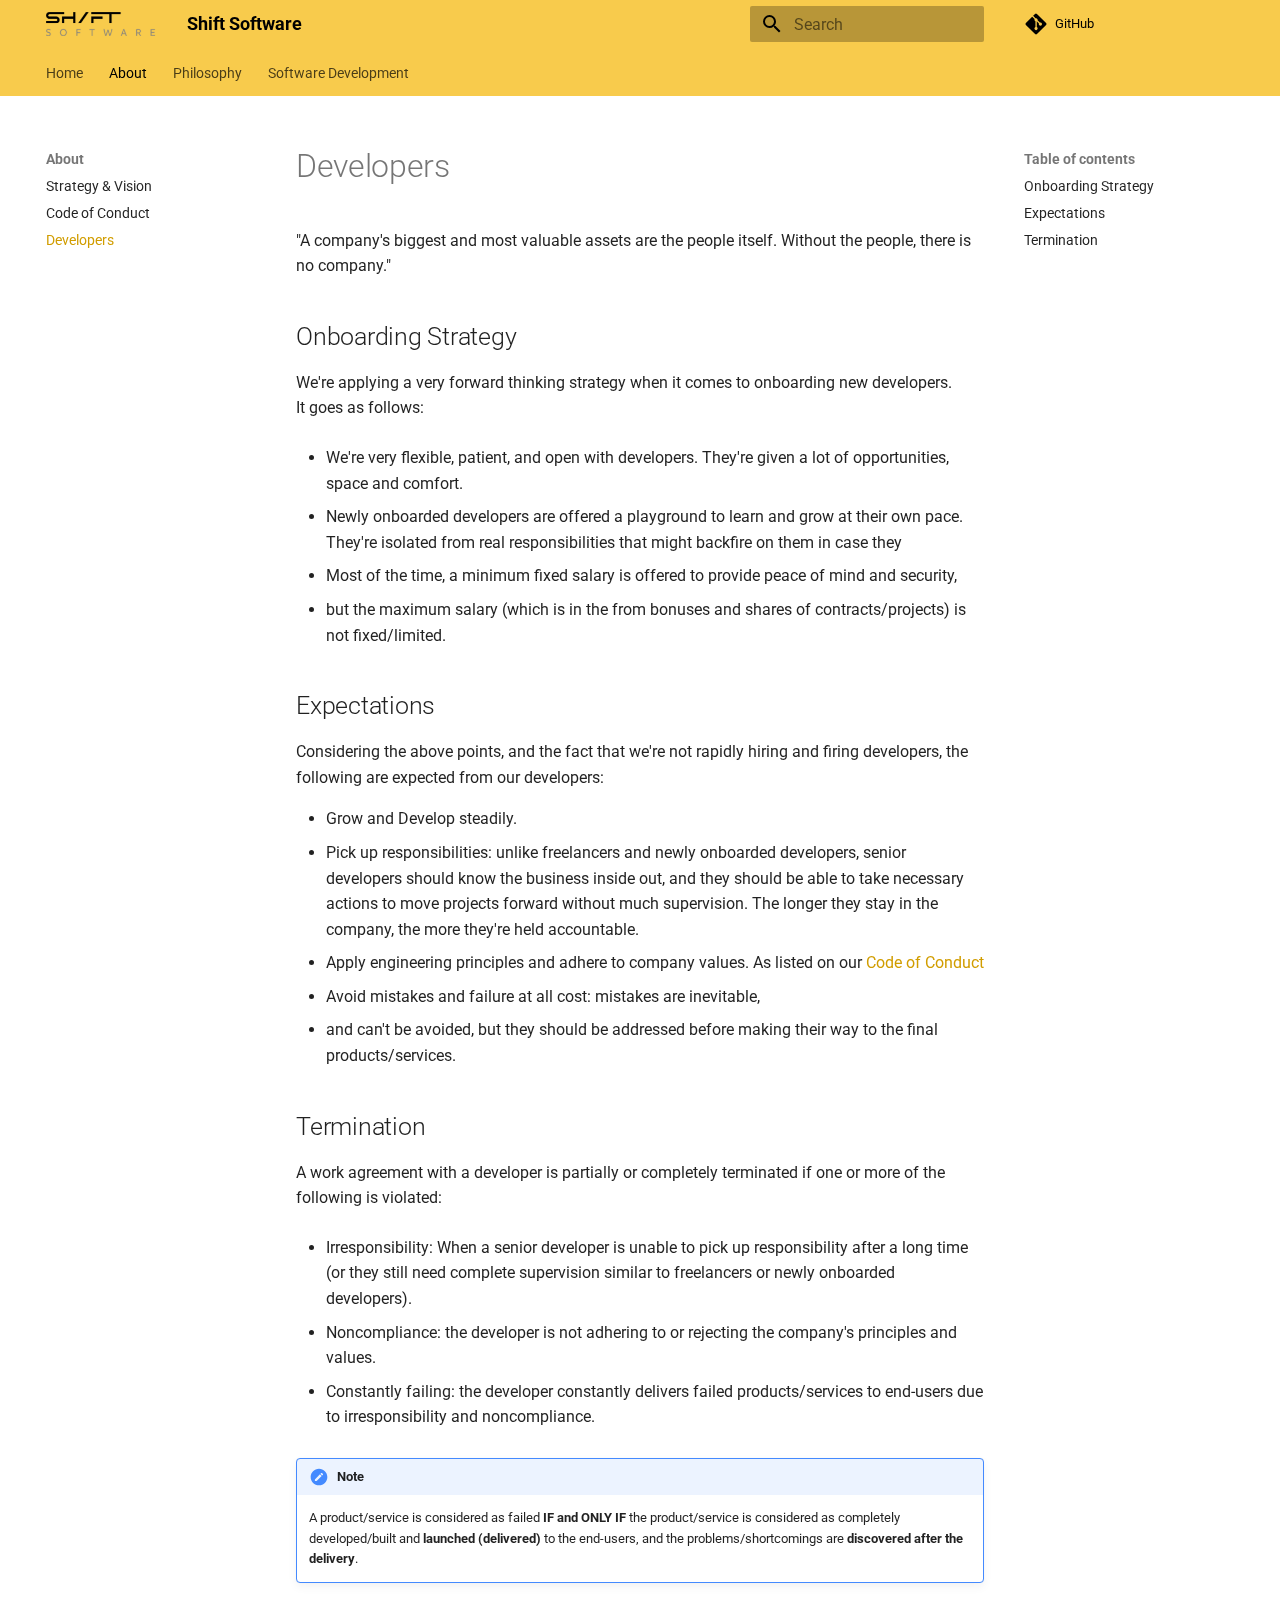
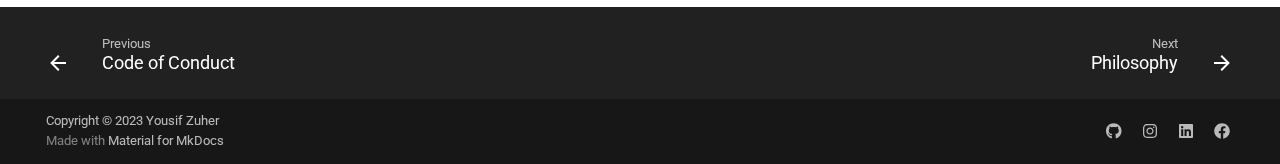
<file: about/Developers/index.html>
<!doctype html>
<html lang="en" class="no-js">
  <head>
    
      <meta charset="utf-8">
      <meta name="viewport" content="width=device-width,initial-scale=1">
      
      
      
      
        <link rel="prev" href="../code-of-conduct/">
      
      
        <link rel="next" href="../../Philosophy/philosophy/">
      
      <link rel="icon" href="../../images/favicon.png">
      <meta name="generator" content="mkdocs-1.5.2, mkdocs-material-9.1.21">
    
    
      
        <title>Developers - Shift Software</title>
      
    
    
      <link rel="stylesheet" href="../../assets/stylesheets/main.eebd395e.min.css">
      
        
        <link rel="stylesheet" href="../../assets/stylesheets/palette.ecc896b0.min.css">
      
      

    
    
    
      
        
        
        <link rel="preconnect" href="https://fonts.gstatic.com" crossorigin>
        <link rel="stylesheet" href="https://fonts.googleapis.com/css?family=Roboto:300,300i,400,400i,700,700i%7CRoboto+Mono:400,400i,700,700i&display=fallback">
        <style>:root{--md-text-font:"Roboto";--md-code-font:"Roboto Mono"}</style>
      
    
    
      <link rel="stylesheet" href="../../stylesheets/extra.css">
    
    <script>__md_scope=new URL("../..",location),__md_hash=e=>[...e].reduce((e,_)=>(e<<5)-e+_.charCodeAt(0),0),__md_get=(e,_=localStorage,t=__md_scope)=>JSON.parse(_.getItem(t.pathname+"."+e)),__md_set=(e,_,t=localStorage,a=__md_scope)=>{try{t.setItem(a.pathname+"."+e,JSON.stringify(_))}catch(e){}}</script>
    
      

    
    
    
  </head>
  
  
    
    
    
    
    
    <body dir="ltr" data-md-color-scheme="default" data-md-color-primary="amber" data-md-color-accent="indigo">
  
    
    
    <input class="md-toggle" data-md-toggle="drawer" type="checkbox" id="__drawer" autocomplete="off">
    <input class="md-toggle" data-md-toggle="search" type="checkbox" id="__search" autocomplete="off">
    <label class="md-overlay" for="__drawer"></label>
    <div data-md-component="skip">
      
        
        <a href="#developers" class="md-skip">
          Skip to content
        </a>
      
    </div>
    <div data-md-component="announce">
      
    </div>
    
    
      

<header class="md-header" data-md-component="header">
  <nav class="md-header__inner md-grid" aria-label="Header">
    <a href="../.." title="Shift Software" class="md-header__button md-logo" aria-label="Shift Software" data-md-component="logo">
      
  <img src="../../assets/shift logo.png" alt="logo">

    </a>
    <label class="md-header__button md-icon" for="__drawer">
      <svg xmlns="http://www.w3.org/2000/svg" viewBox="0 0 24 24"><path d="M3 6h18v2H3V6m0 5h18v2H3v-2m0 5h18v2H3v-2Z"/></svg>
    </label>
    <div class="md-header__title" data-md-component="header-title">
      <div class="md-header__ellipsis">
        <div class="md-header__topic">
          <span class="md-ellipsis">
            Shift Software
          </span>
        </div>
        <div class="md-header__topic" data-md-component="header-topic">
          <span class="md-ellipsis">
            
              Developers
            
          </span>
        </div>
      </div>
    </div>
    
      
    
    
    
      <label class="md-header__button md-icon" for="__search">
        <svg xmlns="http://www.w3.org/2000/svg" viewBox="0 0 24 24"><path d="M9.5 3A6.5 6.5 0 0 1 16 9.5c0 1.61-.59 3.09-1.56 4.23l.27.27h.79l5 5-1.5 1.5-5-5v-.79l-.27-.27A6.516 6.516 0 0 1 9.5 16 6.5 6.5 0 0 1 3 9.5 6.5 6.5 0 0 1 9.5 3m0 2C7 5 5 7 5 9.5S7 14 9.5 14 14 12 14 9.5 12 5 9.5 5Z"/></svg>
      </label>
      <div class="md-search" data-md-component="search" role="dialog">
  <label class="md-search__overlay" for="__search"></label>
  <div class="md-search__inner" role="search">
    <form class="md-search__form" name="search">
      <input type="text" class="md-search__input" name="query" aria-label="Search" placeholder="Search" autocapitalize="off" autocorrect="off" autocomplete="off" spellcheck="false" data-md-component="search-query" required>
      <label class="md-search__icon md-icon" for="__search">
        <svg xmlns="http://www.w3.org/2000/svg" viewBox="0 0 24 24"><path d="M9.5 3A6.5 6.5 0 0 1 16 9.5c0 1.61-.59 3.09-1.56 4.23l.27.27h.79l5 5-1.5 1.5-5-5v-.79l-.27-.27A6.516 6.516 0 0 1 9.5 16 6.5 6.5 0 0 1 3 9.5 6.5 6.5 0 0 1 9.5 3m0 2C7 5 5 7 5 9.5S7 14 9.5 14 14 12 14 9.5 12 5 9.5 5Z"/></svg>
        <svg xmlns="http://www.w3.org/2000/svg" viewBox="0 0 24 24"><path d="M20 11v2H8l5.5 5.5-1.42 1.42L4.16 12l7.92-7.92L13.5 5.5 8 11h12Z"/></svg>
      </label>
      <nav class="md-search__options" aria-label="Search">
        
        <button type="reset" class="md-search__icon md-icon" title="Clear" aria-label="Clear" tabindex="-1">
          <svg xmlns="http://www.w3.org/2000/svg" viewBox="0 0 24 24"><path d="M19 6.41 17.59 5 12 10.59 6.41 5 5 6.41 10.59 12 5 17.59 6.41 19 12 13.41 17.59 19 19 17.59 13.41 12 19 6.41Z"/></svg>
        </button>
      </nav>
      
    </form>
    <div class="md-search__output">
      <div class="md-search__scrollwrap" data-md-scrollfix>
        <div class="md-search-result" data-md-component="search-result">
          <div class="md-search-result__meta">
            Initializing search
          </div>
          <ol class="md-search-result__list" role="presentation"></ol>
        </div>
      </div>
    </div>
  </div>
</div>
    
    
      <div class="md-header__source">
        <a href="https://github.com/Yousif001/Shift.software-clone" title="Go to repository" class="md-source" data-md-component="source">
  <div class="md-source__icon md-icon">
    
    <svg xmlns="http://www.w3.org/2000/svg" viewBox="0 0 448 512"><!--! Font Awesome Free 6.4.0 by @fontawesome - https://fontawesome.com License - https://fontawesome.com/license/free (Icons: CC BY 4.0, Fonts: SIL OFL 1.1, Code: MIT License) Copyright 2023 Fonticons, Inc.--><path d="M439.55 236.05 244 40.45a28.87 28.87 0 0 0-40.81 0l-40.66 40.63 51.52 51.52c27.06-9.14 52.68 16.77 43.39 43.68l49.66 49.66c34.23-11.8 61.18 31 35.47 56.69-26.49 26.49-70.21-2.87-56-37.34L240.22 199v121.85c25.3 12.54 22.26 41.85 9.08 55a34.34 34.34 0 0 1-48.55 0c-17.57-17.6-11.07-46.91 11.25-56v-123c-20.8-8.51-24.6-30.74-18.64-45L142.57 101 8.45 235.14a28.86 28.86 0 0 0 0 40.81l195.61 195.6a28.86 28.86 0 0 0 40.8 0l194.69-194.69a28.86 28.86 0 0 0 0-40.81z"/></svg>
  </div>
  <div class="md-source__repository">
    GitHub
  </div>
</a>
      </div>
    
  </nav>
  
</header>
    
    <div class="md-container" data-md-component="container">
      
      
        
          
            
<nav class="md-tabs" aria-label="Tabs" data-md-component="tabs">
  <div class="md-grid">
    <ul class="md-tabs__list">
      
        
  
  


  <li class="md-tabs__item">
    <a href="../.." class="md-tabs__link">
      Home
    </a>
  </li>

      
        
  
  
    
  


  
  
  
    <li class="md-tabs__item">
      <a href="../strategy-and-vision/" class="md-tabs__link md-tabs__link--active">
        About
      </a>
    </li>
  

      
        
  
  


  
  
  
    <li class="md-tabs__item">
      <a href="../../Philosophy/philosophy/" class="md-tabs__link">
        Philosophy
      </a>
    </li>
  

      
        
  
  


  
  
  
    <li class="md-tabs__item">
      <a href="../../software-development/tasks/" class="md-tabs__link">
        Software Development
      </a>
    </li>
  

      
    </ul>
  </div>
</nav>
          
        
      
      <main class="md-main" data-md-component="main">
        <div class="md-main__inner md-grid">
          
            
              
              <div class="md-sidebar md-sidebar--primary" data-md-component="sidebar" data-md-type="navigation" >
                <div class="md-sidebar__scrollwrap">
                  <div class="md-sidebar__inner">
                    

  


<nav class="md-nav md-nav--primary md-nav--lifted" aria-label="Navigation" data-md-level="0">
  <label class="md-nav__title" for="__drawer">
    <a href="../.." title="Shift Software" class="md-nav__button md-logo" aria-label="Shift Software" data-md-component="logo">
      
  <img src="../../assets/shift logo.png" alt="logo">

    </a>
    Shift Software
  </label>
  
    <div class="md-nav__source">
      <a href="https://github.com/Yousif001/Shift.software-clone" title="Go to repository" class="md-source" data-md-component="source">
  <div class="md-source__icon md-icon">
    
    <svg xmlns="http://www.w3.org/2000/svg" viewBox="0 0 448 512"><!--! Font Awesome Free 6.4.0 by @fontawesome - https://fontawesome.com License - https://fontawesome.com/license/free (Icons: CC BY 4.0, Fonts: SIL OFL 1.1, Code: MIT License) Copyright 2023 Fonticons, Inc.--><path d="M439.55 236.05 244 40.45a28.87 28.87 0 0 0-40.81 0l-40.66 40.63 51.52 51.52c27.06-9.14 52.68 16.77 43.39 43.68l49.66 49.66c34.23-11.8 61.18 31 35.47 56.69-26.49 26.49-70.21-2.87-56-37.34L240.22 199v121.85c25.3 12.54 22.26 41.85 9.08 55a34.34 34.34 0 0 1-48.55 0c-17.57-17.6-11.07-46.91 11.25-56v-123c-20.8-8.51-24.6-30.74-18.64-45L142.57 101 8.45 235.14a28.86 28.86 0 0 0 0 40.81l195.61 195.6a28.86 28.86 0 0 0 40.8 0l194.69-194.69a28.86 28.86 0 0 0 0-40.81z"/></svg>
  </div>
  <div class="md-source__repository">
    GitHub
  </div>
</a>
    </div>
  
  <ul class="md-nav__list" data-md-scrollfix>
    
      
      
      

  
  
  
    <li class="md-nav__item">
      <a href="../.." class="md-nav__link">
        Home
      </a>
    </li>
  

    
      
      
      

  
  
    
  
  
    
    <li class="md-nav__item md-nav__item--active md-nav__item--nested">
      
      
      
      
      <input class="md-nav__toggle md-toggle " type="checkbox" id="__nav_2" checked>
      
      
        
          
        
          
        
          
        
      
      
        <label class="md-nav__link" for="__nav_2" id="__nav_2_label" tabindex="0">
          About
          <span class="md-nav__icon md-icon"></span>
        </label>
      
      <nav class="md-nav" data-md-level="1" aria-labelledby="__nav_2_label" aria-expanded="true">
        <label class="md-nav__title" for="__nav_2">
          <span class="md-nav__icon md-icon"></span>
          About
        </label>
        <ul class="md-nav__list" data-md-scrollfix>
          
            
              
  
  
  
    <li class="md-nav__item">
      <a href="../strategy-and-vision/" class="md-nav__link">
        Strategy & Vision
      </a>
    </li>
  

            
          
            
              
  
  
  
    <li class="md-nav__item">
      <a href="../code-of-conduct/" class="md-nav__link">
        Code of Conduct
      </a>
    </li>
  

            
          
            
              
  
  
    
  
  
    <li class="md-nav__item md-nav__item--active">
      
      <input class="md-nav__toggle md-toggle" type="checkbox" id="__toc">
      
      
        
      
      
        <label class="md-nav__link md-nav__link--active" for="__toc">
          Developers
          <span class="md-nav__icon md-icon"></span>
        </label>
      
      <a href="./" class="md-nav__link md-nav__link--active">
        Developers
      </a>
      
        

<nav class="md-nav md-nav--secondary" aria-label="Table of contents">
  
  
  
    
  
  
    <label class="md-nav__title" for="__toc">
      <span class="md-nav__icon md-icon"></span>
      Table of contents
    </label>
    <ul class="md-nav__list" data-md-component="toc" data-md-scrollfix>
      
        <li class="md-nav__item">
  <a href="#onboarding-strategy" class="md-nav__link">
    Onboarding Strategy
  </a>
  
</li>
      
        <li class="md-nav__item">
  <a href="#expectations" class="md-nav__link">
    Expectations
  </a>
  
</li>
      
        <li class="md-nav__item">
  <a href="#termination" class="md-nav__link">
    Termination
  </a>
  
</li>
      
    </ul>
  
</nav>
      
    </li>
  

            
          
        </ul>
      </nav>
    </li>
  

    
      
      
      

  
  
  
    
    <li class="md-nav__item md-nav__item--nested">
      
      
      
      
      <input class="md-nav__toggle md-toggle " type="checkbox" id="__nav_3" >
      
      
        
          
        
          
        
      
      
        <label class="md-nav__link" for="__nav_3" id="__nav_3_label" tabindex="0">
          Philosophy
          <span class="md-nav__icon md-icon"></span>
        </label>
      
      <nav class="md-nav" data-md-level="1" aria-labelledby="__nav_3_label" aria-expanded="false">
        <label class="md-nav__title" for="__nav_3">
          <span class="md-nav__icon md-icon"></span>
          Philosophy
        </label>
        <ul class="md-nav__list" data-md-scrollfix>
          
            
              
  
  
  
    <li class="md-nav__item">
      <a href="../../Philosophy/philosophy/" class="md-nav__link">
        Philosophy
      </a>
    </li>
  

            
          
            
              
  
  
  
    <li class="md-nav__item">
      <a href="../../Philosophy/characteristics/" class="md-nav__link">
        Characteristics
      </a>
    </li>
  

            
          
        </ul>
      </nav>
    </li>
  

    
      
      
      

  
  
  
    
    <li class="md-nav__item md-nav__item--nested">
      
      
      
      
      <input class="md-nav__toggle md-toggle " type="checkbox" id="__nav_4" >
      
      
        
          
        
          
        
          
        
          
        
      
      
        <label class="md-nav__link" for="__nav_4" id="__nav_4_label" tabindex="0">
          Software Development
          <span class="md-nav__icon md-icon"></span>
        </label>
      
      <nav class="md-nav" data-md-level="1" aria-labelledby="__nav_4_label" aria-expanded="false">
        <label class="md-nav__title" for="__nav_4">
          <span class="md-nav__icon md-icon"></span>
          Software Development
        </label>
        <ul class="md-nav__list" data-md-scrollfix>
          
            
              
  
  
  
    <li class="md-nav__item">
      <a href="../../software-development/tasks/" class="md-nav__link">
        Tasks
      </a>
    </li>
  

            
          
            
              
  
  
  
    <li class="md-nav__item">
      <a href="../../software-development/continuous-integration/" class="md-nav__link">
        Continuous Integration
      </a>
    </li>
  

            
          
            
              
  
  
  
    <li class="md-nav__item">
      <a href="../../software-development/automated-testing/" class="md-nav__link">
        Automated Testing
      </a>
    </li>
  

            
          
            
              
  
  
  
    <li class="md-nav__item">
      <a href="../../software-development/continuous-delivery/" class="md-nav__link">
        Continuous Delivery
      </a>
    </li>
  

            
          
        </ul>
      </nav>
    </li>
  

    
  </ul>
</nav>
                  </div>
                </div>
              </div>
            
            
              
              <div class="md-sidebar md-sidebar--secondary" data-md-component="sidebar" data-md-type="toc" >
                <div class="md-sidebar__scrollwrap">
                  <div class="md-sidebar__inner">
                    

<nav class="md-nav md-nav--secondary" aria-label="Table of contents">
  
  
  
    
  
  
    <label class="md-nav__title" for="__toc">
      <span class="md-nav__icon md-icon"></span>
      Table of contents
    </label>
    <ul class="md-nav__list" data-md-component="toc" data-md-scrollfix>
      
        <li class="md-nav__item">
  <a href="#onboarding-strategy" class="md-nav__link">
    Onboarding Strategy
  </a>
  
</li>
      
        <li class="md-nav__item">
  <a href="#expectations" class="md-nav__link">
    Expectations
  </a>
  
</li>
      
        <li class="md-nav__item">
  <a href="#termination" class="md-nav__link">
    Termination
  </a>
  
</li>
      
    </ul>
  
</nav>
                  </div>
                </div>
              </div>
            
          
          
            <div class="md-content" data-md-component="content">
              <article class="md-content__inner md-typeset">
                
                  

  
  


<h1 id="developers">Developers</h1>
<p>"A company's biggest and most valuable assets are the people itself. Without the people, there is no company."</p>
<h2 id="onboarding-strategy">Onboarding Strategy</h2>
<p>We're applying a very forward thinking strategy when it comes to onboarding new developers. <br> It goes as follows: </p>
<ul>
<li>
<p>We're very flexible, patient, and open with developers. 
They're given a lot of opportunities, space and comfort.</p>
</li>
<li>
<p>Newly onboarded developers are offered a playground to learn and grow at their own pace. 
They're isolated from real responsibilities that might backfire on them in case they</p>
</li>
<li>
<p>Most of the time, a minimum fixed salary is offered to provide peace of mind and security, </p>
</li>
<li>but the maximum salary (which is in the from bonuses and shares of contracts/projects) is not fixed/limited.</li>
</ul>
<h2 id="expectations">Expectations</h2>
<p>Considering the above points, and the fact that we're not rapidly hiring and firing developers, 
the following are expected from our developers:</p>
<ul>
<li>Grow and Develop steadily.</li>
<li>Pick up responsibilities: unlike freelancers and newly onboarded developers, 
senior developers should know the business inside out, 
and they should be able to take necessary actions to move projects forward without much supervision. 
The longer they stay in the company, the more they're held accountable.</li>
<li>Apply engineering principles and adhere to company values. As listed on our   <a href="../code-of-conduct/">Code of Conduct</a></li>
<li>Avoid mistakes and failure at all cost: mistakes are inevitable, </li>
<li>and can't be avoided, but they should be addressed before making their way to the final products/services.</li>
</ul>
<h2 id="termination">Termination</h2>
<p>A work agreement with a developer is partially or completely terminated if one or more of the following is violated:</p>
<ul>
<li>
<p>Irresponsibility: When a senior developer is unable to pick up responsibility after a long time 
(or they still need complete supervision similar to freelancers or newly onboarded developers).</p>
</li>
<li>
<p>Noncompliance: the developer is not adhering to or rejecting the company's principles and values.</p>
</li>
<li>
<p>Constantly failing: the developer constantly delivers failed products/services to end-users due to irresponsibility and noncompliance.</p>
</li>
</ul>
<div class="admonition note">
<p class="admonition-title">Note</p>
<p>A product/service is considered as failed <strong>IF and ONLY IF</strong> the product/service is considered as completely developed/built 
and <strong>launched (delivered)</strong> to the end-users, and the problems/shortcomings are <strong>discovered after the delivery</strong>.</p>
</div>





                
              </article>
            </div>
          
          
        </div>
        
      </main>
      
        <footer class="md-footer">
  
    
      
      <nav class="md-footer__inner md-grid" aria-label="Footer" >
        
          
          <a href="../code-of-conduct/" class="md-footer__link md-footer__link--prev" aria-label="Previous: Code of Conduct" rel="prev">
            <div class="md-footer__button md-icon">
              <svg xmlns="http://www.w3.org/2000/svg" viewBox="0 0 24 24"><path d="M20 11v2H8l5.5 5.5-1.42 1.42L4.16 12l7.92-7.92L13.5 5.5 8 11h12Z"/></svg>
            </div>
            <div class="md-footer__title">
              <span class="md-footer__direction">
                Previous
              </span>
              <div class="md-ellipsis">
                Code of Conduct
              </div>
            </div>
          </a>
        
        
          
          <a href="../../Philosophy/philosophy/" class="md-footer__link md-footer__link--next" aria-label="Next: Philosophy" rel="next">
            <div class="md-footer__title">
              <span class="md-footer__direction">
                Next
              </span>
              <div class="md-ellipsis">
                Philosophy
              </div>
            </div>
            <div class="md-footer__button md-icon">
              <svg xmlns="http://www.w3.org/2000/svg" viewBox="0 0 24 24"><path d="M4 11v2h12l-5.5 5.5 1.42 1.42L19.84 12l-7.92-7.92L10.5 5.5 16 11H4Z"/></svg>
            </div>
          </a>
        
      </nav>
    
  
  <div class="md-footer-meta md-typeset">
    <div class="md-footer-meta__inner md-grid">
      <div class="md-copyright">
  
    <div class="md-copyright__highlight">
      Copyright &copy; 2023 Yousif Zuher
    </div>
  
  
    Made with
    <a href="https://squidfunk.github.io/mkdocs-material/" target="_blank" rel="noopener">
      Material for MkDocs
    </a>
  
</div>
      
        <div class="md-social">
  
    
    
    
    
      
      
    
    <a href="https://github.com/ShiftSoftware" target="_blank" rel="noopener" title="github.com" class="md-social__link">
      <svg xmlns="http://www.w3.org/2000/svg" viewBox="0 0 496 512"><!--! Font Awesome Free 6.4.0 by @fontawesome - https://fontawesome.com License - https://fontawesome.com/license/free (Icons: CC BY 4.0, Fonts: SIL OFL 1.1, Code: MIT License) Copyright 2023 Fonticons, Inc.--><path d="M165.9 397.4c0 2-2.3 3.6-5.2 3.6-3.3.3-5.6-1.3-5.6-3.6 0-2 2.3-3.6 5.2-3.6 3-.3 5.6 1.3 5.6 3.6zm-31.1-4.5c-.7 2 1.3 4.3 4.3 4.9 2.6 1 5.6 0 6.2-2s-1.3-4.3-4.3-5.2c-2.6-.7-5.5.3-6.2 2.3zm44.2-1.7c-2.9.7-4.9 2.6-4.6 4.9.3 2 2.9 3.3 5.9 2.6 2.9-.7 4.9-2.6 4.6-4.6-.3-1.9-3-3.2-5.9-2.9zM244.8 8C106.1 8 0 113.3 0 252c0 110.9 69.8 205.8 169.5 239.2 12.8 2.3 17.3-5.6 17.3-12.1 0-6.2-.3-40.4-.3-61.4 0 0-70 15-84.7-29.8 0 0-11.4-29.1-27.8-36.6 0 0-22.9-15.7 1.6-15.4 0 0 24.9 2 38.6 25.8 21.9 38.6 58.6 27.5 72.9 20.9 2.3-16 8.8-27.1 16-33.7-55.9-6.2-112.3-14.3-112.3-110.5 0-27.5 7.6-41.3 23.6-58.9-2.6-6.5-11.1-33.3 2.6-67.9 20.9-6.5 69 27 69 27 20-5.6 41.5-8.5 62.8-8.5s42.8 2.9 62.8 8.5c0 0 48.1-33.6 69-27 13.7 34.7 5.2 61.4 2.6 67.9 16 17.7 25.8 31.5 25.8 58.9 0 96.5-58.9 104.2-114.8 110.5 9.2 7.9 17 22.9 17 46.4 0 33.7-.3 75.4-.3 83.6 0 6.5 4.6 14.4 17.3 12.1C428.2 457.8 496 362.9 496 252 496 113.3 383.5 8 244.8 8zM97.2 352.9c-1.3 1-1 3.3.7 5.2 1.6 1.6 3.9 2.3 5.2 1 1.3-1 1-3.3-.7-5.2-1.6-1.6-3.9-2.3-5.2-1zm-10.8-8.1c-.7 1.3.3 2.9 2.3 3.9 1.6 1 3.6.7 4.3-.7.7-1.3-.3-2.9-2.3-3.9-2-.6-3.6-.3-4.3.7zm32.4 35.6c-1.6 1.3-1 4.3 1.3 6.2 2.3 2.3 5.2 2.6 6.5 1 1.3-1.3.7-4.3-1.3-6.2-2.2-2.3-5.2-2.6-6.5-1zm-11.4-14.7c-1.6 1-1.6 3.6 0 5.9 1.6 2.3 4.3 3.3 5.6 2.3 1.6-1.3 1.6-3.9 0-6.2-1.4-2.3-4-3.3-5.6-2z"/></svg>
    </a>
  
    
    
    
    
      
      
    
    <a href="https://www.instagram.com/shift.software" target="_blank" rel="noopener" title="www.instagram.com" class="md-social__link">
      <svg xmlns="http://www.w3.org/2000/svg" viewBox="0 0 448 512"><!--! Font Awesome Free 6.4.0 by @fontawesome - https://fontawesome.com License - https://fontawesome.com/license/free (Icons: CC BY 4.0, Fonts: SIL OFL 1.1, Code: MIT License) Copyright 2023 Fonticons, Inc.--><path d="M224.1 141c-63.6 0-114.9 51.3-114.9 114.9s51.3 114.9 114.9 114.9S339 319.5 339 255.9 287.7 141 224.1 141zm0 189.6c-41.1 0-74.7-33.5-74.7-74.7s33.5-74.7 74.7-74.7 74.7 33.5 74.7 74.7-33.6 74.7-74.7 74.7zm146.4-194.3c0 14.9-12 26.8-26.8 26.8-14.9 0-26.8-12-26.8-26.8s12-26.8 26.8-26.8 26.8 12 26.8 26.8zm76.1 27.2c-1.7-35.9-9.9-67.7-36.2-93.9-26.2-26.2-58-34.4-93.9-36.2-37-2.1-147.9-2.1-184.9 0-35.8 1.7-67.6 9.9-93.9 36.1s-34.4 58-36.2 93.9c-2.1 37-2.1 147.9 0 184.9 1.7 35.9 9.9 67.7 36.2 93.9s58 34.4 93.9 36.2c37 2.1 147.9 2.1 184.9 0 35.9-1.7 67.7-9.9 93.9-36.2 26.2-26.2 34.4-58 36.2-93.9 2.1-37 2.1-147.8 0-184.8zM398.8 388c-7.8 19.6-22.9 34.7-42.6 42.6-29.5 11.7-99.5 9-132.1 9s-102.7 2.6-132.1-9c-19.6-7.8-34.7-22.9-42.6-42.6-11.7-29.5-9-99.5-9-132.1s-2.6-102.7 9-132.1c7.8-19.6 22.9-34.7 42.6-42.6 29.5-11.7 99.5-9 132.1-9s102.7-2.6 132.1 9c19.6 7.8 34.7 22.9 42.6 42.6 11.7 29.5 9 99.5 9 132.1s2.7 102.7-9 132.1z"/></svg>
    </a>
  
    
    
    
    
      
      
    
    <a href="https://www.linkedin.com/company/shift-software" target="_blank" rel="noopener" title="www.linkedin.com" class="md-social__link">
      <svg xmlns="http://www.w3.org/2000/svg" viewBox="0 0 448 512"><!--! Font Awesome Free 6.4.0 by @fontawesome - https://fontawesome.com License - https://fontawesome.com/license/free (Icons: CC BY 4.0, Fonts: SIL OFL 1.1, Code: MIT License) Copyright 2023 Fonticons, Inc.--><path d="M416 32H31.9C14.3 32 0 46.5 0 64.3v383.4C0 465.5 14.3 480 31.9 480H416c17.6 0 32-14.5 32-32.3V64.3c0-17.8-14.4-32.3-32-32.3zM135.4 416H69V202.2h66.5V416zm-33.2-243c-21.3 0-38.5-17.3-38.5-38.5S80.9 96 102.2 96c21.2 0 38.5 17.3 38.5 38.5 0 21.3-17.2 38.5-38.5 38.5zm282.1 243h-66.4V312c0-24.8-.5-56.7-34.5-56.7-34.6 0-39.9 27-39.9 54.9V416h-66.4V202.2h63.7v29.2h.9c8.9-16.8 30.6-34.5 62.9-34.5 67.2 0 79.7 44.3 79.7 101.9V416z"/></svg>
    </a>
  
    
    
    
    
      
      
    
    <a href="https://www.facebook.com/the.shift.software" target="_blank" rel="noopener" title="www.facebook.com" class="md-social__link">
      <svg xmlns="http://www.w3.org/2000/svg" viewBox="0 0 512 512"><!--! Font Awesome Free 6.4.0 by @fontawesome - https://fontawesome.com License - https://fontawesome.com/license/free (Icons: CC BY 4.0, Fonts: SIL OFL 1.1, Code: MIT License) Copyright 2023 Fonticons, Inc.--><path d="M504 256C504 119 393 8 256 8S8 119 8 256c0 123.78 90.69 226.38 209.25 245V327.69h-63V256h63v-54.64c0-62.15 37-96.48 93.67-96.48 27.14 0 55.52 4.84 55.52 4.84v61h-31.28c-30.8 0-40.41 19.12-40.41 38.73V256h68.78l-11 71.69h-57.78V501C413.31 482.38 504 379.78 504 256z"/></svg>
    </a>
  
</div>
      
    </div>
  </div>
</footer>
      
    </div>
    <div class="md-dialog" data-md-component="dialog">
      <div class="md-dialog__inner md-typeset"></div>
    </div>
    
    <script id="__config" type="application/json">{"base": "../..", "features": ["navigation.tabs", "navigation.indexes", "navigation.sections", "navigation.footer"], "search": "../../assets/javascripts/workers/search.74e28a9f.min.js", "translations": {"clipboard.copied": "Copied to clipboard", "clipboard.copy": "Copy to clipboard", "search.result.more.one": "1 more on this page", "search.result.more.other": "# more on this page", "search.result.none": "No matching documents", "search.result.one": "1 matching document", "search.result.other": "# matching documents", "search.result.placeholder": "Type to start searching", "search.result.term.missing": "Missing", "select.version": "Select version"}}</script>
    
    
      <script src="../../assets/javascripts/bundle.220ee61c.min.js"></script>
      
    
  </body>
</html>
</file>
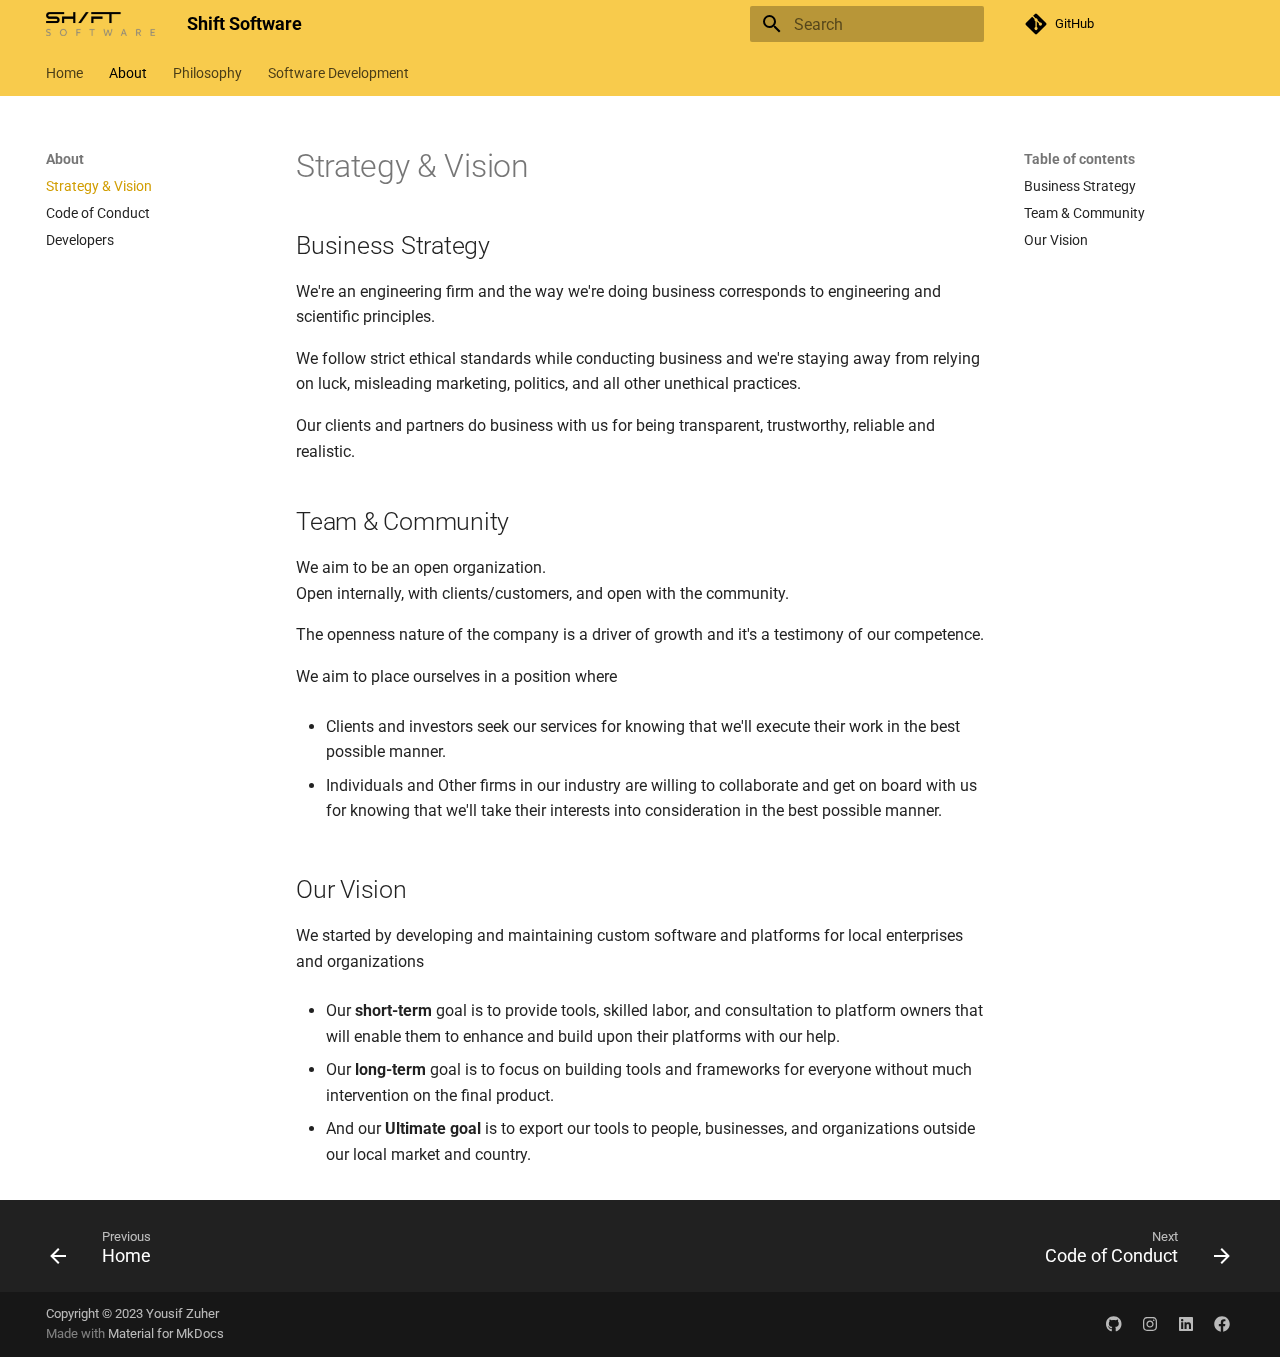
<file: about/strategy-and-vision/index.html>
<!doctype html>
<html lang="en" class="no-js">
  <head>
    
      <meta charset="utf-8">
      <meta name="viewport" content="width=device-width,initial-scale=1">
      
      
      
      
        <link rel="prev" href="../..">
      
      
        <link rel="next" href="../code-of-conduct/">
      
      <link rel="icon" href="../../images/favicon.png">
      <meta name="generator" content="mkdocs-1.5.2, mkdocs-material-9.1.21">
    
    
      
        <title>Strategy & Vision - Shift Software</title>
      
    
    
      <link rel="stylesheet" href="../../assets/stylesheets/main.eebd395e.min.css">
      
        
        <link rel="stylesheet" href="../../assets/stylesheets/palette.ecc896b0.min.css">
      
      

    
    
    
      
        
        
        <link rel="preconnect" href="https://fonts.gstatic.com" crossorigin>
        <link rel="stylesheet" href="https://fonts.googleapis.com/css?family=Roboto:300,300i,400,400i,700,700i%7CRoboto+Mono:400,400i,700,700i&display=fallback">
        <style>:root{--md-text-font:"Roboto";--md-code-font:"Roboto Mono"}</style>
      
    
    
      <link rel="stylesheet" href="../../stylesheets/extra.css">
    
    <script>__md_scope=new URL("../..",location),__md_hash=e=>[...e].reduce((e,_)=>(e<<5)-e+_.charCodeAt(0),0),__md_get=(e,_=localStorage,t=__md_scope)=>JSON.parse(_.getItem(t.pathname+"."+e)),__md_set=(e,_,t=localStorage,a=__md_scope)=>{try{t.setItem(a.pathname+"."+e,JSON.stringify(_))}catch(e){}}</script>
    
      

    
    
    
  </head>
  
  
    
    
    
    
    
    <body dir="ltr" data-md-color-scheme="default" data-md-color-primary="amber" data-md-color-accent="indigo">
  
    
    
    <input class="md-toggle" data-md-toggle="drawer" type="checkbox" id="__drawer" autocomplete="off">
    <input class="md-toggle" data-md-toggle="search" type="checkbox" id="__search" autocomplete="off">
    <label class="md-overlay" for="__drawer"></label>
    <div data-md-component="skip">
      
        
        <a href="#strategy-vision" class="md-skip">
          Skip to content
        </a>
      
    </div>
    <div data-md-component="announce">
      
    </div>
    
    
      

<header class="md-header" data-md-component="header">
  <nav class="md-header__inner md-grid" aria-label="Header">
    <a href="../.." title="Shift Software" class="md-header__button md-logo" aria-label="Shift Software" data-md-component="logo">
      
  <img src="../../assets/shift logo.png" alt="logo">

    </a>
    <label class="md-header__button md-icon" for="__drawer">
      <svg xmlns="http://www.w3.org/2000/svg" viewBox="0 0 24 24"><path d="M3 6h18v2H3V6m0 5h18v2H3v-2m0 5h18v2H3v-2Z"/></svg>
    </label>
    <div class="md-header__title" data-md-component="header-title">
      <div class="md-header__ellipsis">
        <div class="md-header__topic">
          <span class="md-ellipsis">
            Shift Software
          </span>
        </div>
        <div class="md-header__topic" data-md-component="header-topic">
          <span class="md-ellipsis">
            
              Strategy & Vision
            
          </span>
        </div>
      </div>
    </div>
    
      
    
    
    
      <label class="md-header__button md-icon" for="__search">
        <svg xmlns="http://www.w3.org/2000/svg" viewBox="0 0 24 24"><path d="M9.5 3A6.5 6.5 0 0 1 16 9.5c0 1.61-.59 3.09-1.56 4.23l.27.27h.79l5 5-1.5 1.5-5-5v-.79l-.27-.27A6.516 6.516 0 0 1 9.5 16 6.5 6.5 0 0 1 3 9.5 6.5 6.5 0 0 1 9.5 3m0 2C7 5 5 7 5 9.5S7 14 9.5 14 14 12 14 9.5 12 5 9.5 5Z"/></svg>
      </label>
      <div class="md-search" data-md-component="search" role="dialog">
  <label class="md-search__overlay" for="__search"></label>
  <div class="md-search__inner" role="search">
    <form class="md-search__form" name="search">
      <input type="text" class="md-search__input" name="query" aria-label="Search" placeholder="Search" autocapitalize="off" autocorrect="off" autocomplete="off" spellcheck="false" data-md-component="search-query" required>
      <label class="md-search__icon md-icon" for="__search">
        <svg xmlns="http://www.w3.org/2000/svg" viewBox="0 0 24 24"><path d="M9.5 3A6.5 6.5 0 0 1 16 9.5c0 1.61-.59 3.09-1.56 4.23l.27.27h.79l5 5-1.5 1.5-5-5v-.79l-.27-.27A6.516 6.516 0 0 1 9.5 16 6.5 6.5 0 0 1 3 9.5 6.5 6.5 0 0 1 9.5 3m0 2C7 5 5 7 5 9.5S7 14 9.5 14 14 12 14 9.5 12 5 9.5 5Z"/></svg>
        <svg xmlns="http://www.w3.org/2000/svg" viewBox="0 0 24 24"><path d="M20 11v2H8l5.5 5.5-1.42 1.42L4.16 12l7.92-7.92L13.5 5.5 8 11h12Z"/></svg>
      </label>
      <nav class="md-search__options" aria-label="Search">
        
        <button type="reset" class="md-search__icon md-icon" title="Clear" aria-label="Clear" tabindex="-1">
          <svg xmlns="http://www.w3.org/2000/svg" viewBox="0 0 24 24"><path d="M19 6.41 17.59 5 12 10.59 6.41 5 5 6.41 10.59 12 5 17.59 6.41 19 12 13.41 17.59 19 19 17.59 13.41 12 19 6.41Z"/></svg>
        </button>
      </nav>
      
    </form>
    <div class="md-search__output">
      <div class="md-search__scrollwrap" data-md-scrollfix>
        <div class="md-search-result" data-md-component="search-result">
          <div class="md-search-result__meta">
            Initializing search
          </div>
          <ol class="md-search-result__list" role="presentation"></ol>
        </div>
      </div>
    </div>
  </div>
</div>
    
    
      <div class="md-header__source">
        <a href="https://github.com/Yousif001/Shift.software-clone" title="Go to repository" class="md-source" data-md-component="source">
  <div class="md-source__icon md-icon">
    
    <svg xmlns="http://www.w3.org/2000/svg" viewBox="0 0 448 512"><!--! Font Awesome Free 6.4.0 by @fontawesome - https://fontawesome.com License - https://fontawesome.com/license/free (Icons: CC BY 4.0, Fonts: SIL OFL 1.1, Code: MIT License) Copyright 2023 Fonticons, Inc.--><path d="M439.55 236.05 244 40.45a28.87 28.87 0 0 0-40.81 0l-40.66 40.63 51.52 51.52c27.06-9.14 52.68 16.77 43.39 43.68l49.66 49.66c34.23-11.8 61.18 31 35.47 56.69-26.49 26.49-70.21-2.87-56-37.34L240.22 199v121.85c25.3 12.54 22.26 41.85 9.08 55a34.34 34.34 0 0 1-48.55 0c-17.57-17.6-11.07-46.91 11.25-56v-123c-20.8-8.51-24.6-30.74-18.64-45L142.57 101 8.45 235.14a28.86 28.86 0 0 0 0 40.81l195.61 195.6a28.86 28.86 0 0 0 40.8 0l194.69-194.69a28.86 28.86 0 0 0 0-40.81z"/></svg>
  </div>
  <div class="md-source__repository">
    GitHub
  </div>
</a>
      </div>
    
  </nav>
  
</header>
    
    <div class="md-container" data-md-component="container">
      
      
        
          
            
<nav class="md-tabs" aria-label="Tabs" data-md-component="tabs">
  <div class="md-grid">
    <ul class="md-tabs__list">
      
        
  
  


  <li class="md-tabs__item">
    <a href="../.." class="md-tabs__link">
      Home
    </a>
  </li>

      
        
  
  
    
  


  
  
  
    <li class="md-tabs__item">
      <a href="./" class="md-tabs__link md-tabs__link--active">
        About
      </a>
    </li>
  

      
        
  
  


  
  
  
    <li class="md-tabs__item">
      <a href="../../Philosophy/philosophy/" class="md-tabs__link">
        Philosophy
      </a>
    </li>
  

      
        
  
  


  
  
  
    <li class="md-tabs__item">
      <a href="../../software-development/tasks/" class="md-tabs__link">
        Software Development
      </a>
    </li>
  

      
    </ul>
  </div>
</nav>
          
        
      
      <main class="md-main" data-md-component="main">
        <div class="md-main__inner md-grid">
          
            
              
              <div class="md-sidebar md-sidebar--primary" data-md-component="sidebar" data-md-type="navigation" >
                <div class="md-sidebar__scrollwrap">
                  <div class="md-sidebar__inner">
                    

  


<nav class="md-nav md-nav--primary md-nav--lifted" aria-label="Navigation" data-md-level="0">
  <label class="md-nav__title" for="__drawer">
    <a href="../.." title="Shift Software" class="md-nav__button md-logo" aria-label="Shift Software" data-md-component="logo">
      
  <img src="../../assets/shift logo.png" alt="logo">

    </a>
    Shift Software
  </label>
  
    <div class="md-nav__source">
      <a href="https://github.com/Yousif001/Shift.software-clone" title="Go to repository" class="md-source" data-md-component="source">
  <div class="md-source__icon md-icon">
    
    <svg xmlns="http://www.w3.org/2000/svg" viewBox="0 0 448 512"><!--! Font Awesome Free 6.4.0 by @fontawesome - https://fontawesome.com License - https://fontawesome.com/license/free (Icons: CC BY 4.0, Fonts: SIL OFL 1.1, Code: MIT License) Copyright 2023 Fonticons, Inc.--><path d="M439.55 236.05 244 40.45a28.87 28.87 0 0 0-40.81 0l-40.66 40.63 51.52 51.52c27.06-9.14 52.68 16.77 43.39 43.68l49.66 49.66c34.23-11.8 61.18 31 35.47 56.69-26.49 26.49-70.21-2.87-56-37.34L240.22 199v121.85c25.3 12.54 22.26 41.85 9.08 55a34.34 34.34 0 0 1-48.55 0c-17.57-17.6-11.07-46.91 11.25-56v-123c-20.8-8.51-24.6-30.74-18.64-45L142.57 101 8.45 235.14a28.86 28.86 0 0 0 0 40.81l195.61 195.6a28.86 28.86 0 0 0 40.8 0l194.69-194.69a28.86 28.86 0 0 0 0-40.81z"/></svg>
  </div>
  <div class="md-source__repository">
    GitHub
  </div>
</a>
    </div>
  
  <ul class="md-nav__list" data-md-scrollfix>
    
      
      
      

  
  
  
    <li class="md-nav__item">
      <a href="../.." class="md-nav__link">
        Home
      </a>
    </li>
  

    
      
      
      

  
  
    
  
  
    
    <li class="md-nav__item md-nav__item--active md-nav__item--nested">
      
      
      
      
      <input class="md-nav__toggle md-toggle " type="checkbox" id="__nav_2" checked>
      
      
        
          
        
          
        
          
        
      
      
        <label class="md-nav__link" for="__nav_2" id="__nav_2_label" tabindex="0">
          About
          <span class="md-nav__icon md-icon"></span>
        </label>
      
      <nav class="md-nav" data-md-level="1" aria-labelledby="__nav_2_label" aria-expanded="true">
        <label class="md-nav__title" for="__nav_2">
          <span class="md-nav__icon md-icon"></span>
          About
        </label>
        <ul class="md-nav__list" data-md-scrollfix>
          
            
              
  
  
    
  
  
    <li class="md-nav__item md-nav__item--active">
      
      <input class="md-nav__toggle md-toggle" type="checkbox" id="__toc">
      
      
        
      
      
        <label class="md-nav__link md-nav__link--active" for="__toc">
          Strategy & Vision
          <span class="md-nav__icon md-icon"></span>
        </label>
      
      <a href="./" class="md-nav__link md-nav__link--active">
        Strategy & Vision
      </a>
      
        

<nav class="md-nav md-nav--secondary" aria-label="Table of contents">
  
  
  
    
  
  
    <label class="md-nav__title" for="__toc">
      <span class="md-nav__icon md-icon"></span>
      Table of contents
    </label>
    <ul class="md-nav__list" data-md-component="toc" data-md-scrollfix>
      
        <li class="md-nav__item">
  <a href="#business-strategy" class="md-nav__link">
    Business Strategy
  </a>
  
</li>
      
        <li class="md-nav__item">
  <a href="#team-community" class="md-nav__link">
    Team &amp; Community
  </a>
  
</li>
      
        <li class="md-nav__item">
  <a href="#our-vision" class="md-nav__link">
    Our Vision
  </a>
  
</li>
      
    </ul>
  
</nav>
      
    </li>
  

            
          
            
              
  
  
  
    <li class="md-nav__item">
      <a href="../code-of-conduct/" class="md-nav__link">
        Code of Conduct
      </a>
    </li>
  

            
          
            
              
  
  
  
    <li class="md-nav__item">
      <a href="../Developers/" class="md-nav__link">
        Developers
      </a>
    </li>
  

            
          
        </ul>
      </nav>
    </li>
  

    
      
      
      

  
  
  
    
    <li class="md-nav__item md-nav__item--nested">
      
      
      
      
      <input class="md-nav__toggle md-toggle " type="checkbox" id="__nav_3" >
      
      
        
          
        
          
        
      
      
        <label class="md-nav__link" for="__nav_3" id="__nav_3_label" tabindex="0">
          Philosophy
          <span class="md-nav__icon md-icon"></span>
        </label>
      
      <nav class="md-nav" data-md-level="1" aria-labelledby="__nav_3_label" aria-expanded="false">
        <label class="md-nav__title" for="__nav_3">
          <span class="md-nav__icon md-icon"></span>
          Philosophy
        </label>
        <ul class="md-nav__list" data-md-scrollfix>
          
            
              
  
  
  
    <li class="md-nav__item">
      <a href="../../Philosophy/philosophy/" class="md-nav__link">
        Philosophy
      </a>
    </li>
  

            
          
            
              
  
  
  
    <li class="md-nav__item">
      <a href="../../Philosophy/characteristics/" class="md-nav__link">
        Characteristics
      </a>
    </li>
  

            
          
        </ul>
      </nav>
    </li>
  

    
      
      
      

  
  
  
    
    <li class="md-nav__item md-nav__item--nested">
      
      
      
      
      <input class="md-nav__toggle md-toggle " type="checkbox" id="__nav_4" >
      
      
        
          
        
          
        
          
        
          
        
      
      
        <label class="md-nav__link" for="__nav_4" id="__nav_4_label" tabindex="0">
          Software Development
          <span class="md-nav__icon md-icon"></span>
        </label>
      
      <nav class="md-nav" data-md-level="1" aria-labelledby="__nav_4_label" aria-expanded="false">
        <label class="md-nav__title" for="__nav_4">
          <span class="md-nav__icon md-icon"></span>
          Software Development
        </label>
        <ul class="md-nav__list" data-md-scrollfix>
          
            
              
  
  
  
    <li class="md-nav__item">
      <a href="../../software-development/tasks/" class="md-nav__link">
        Tasks
      </a>
    </li>
  

            
          
            
              
  
  
  
    <li class="md-nav__item">
      <a href="../../software-development/continuous-integration/" class="md-nav__link">
        Continuous Integration
      </a>
    </li>
  

            
          
            
              
  
  
  
    <li class="md-nav__item">
      <a href="../../software-development/automated-testing/" class="md-nav__link">
        Automated Testing
      </a>
    </li>
  

            
          
            
              
  
  
  
    <li class="md-nav__item">
      <a href="../../software-development/continuous-delivery/" class="md-nav__link">
        Continuous Delivery
      </a>
    </li>
  

            
          
        </ul>
      </nav>
    </li>
  

    
  </ul>
</nav>
                  </div>
                </div>
              </div>
            
            
              
              <div class="md-sidebar md-sidebar--secondary" data-md-component="sidebar" data-md-type="toc" >
                <div class="md-sidebar__scrollwrap">
                  <div class="md-sidebar__inner">
                    

<nav class="md-nav md-nav--secondary" aria-label="Table of contents">
  
  
  
    
  
  
    <label class="md-nav__title" for="__toc">
      <span class="md-nav__icon md-icon"></span>
      Table of contents
    </label>
    <ul class="md-nav__list" data-md-component="toc" data-md-scrollfix>
      
        <li class="md-nav__item">
  <a href="#business-strategy" class="md-nav__link">
    Business Strategy
  </a>
  
</li>
      
        <li class="md-nav__item">
  <a href="#team-community" class="md-nav__link">
    Team &amp; Community
  </a>
  
</li>
      
        <li class="md-nav__item">
  <a href="#our-vision" class="md-nav__link">
    Our Vision
  </a>
  
</li>
      
    </ul>
  
</nav>
                  </div>
                </div>
              </div>
            
          
          
            <div class="md-content" data-md-component="content">
              <article class="md-content__inner md-typeset">
                
                  

  
  


<h1 id="strategy-vision">Strategy &amp; Vision</h1>
<h2 id="business-strategy">Business Strategy</h2>
<p>We're an engineering firm and the way we're doing business corresponds to engineering and scientific principles.</p>
<p>We follow strict ethical standards while conducting business and we're staying away from relying on luck, 
misleading marketing, politics, and all other unethical practices.</p>
<p>Our clients and partners do business with us for being transparent, trustworthy, reliable and realistic.</p>
<h2 id="team-community">Team &amp; Community</h2>
<p>We aim to be an open organization.<br>
Open internally, with clients/customers, and open with the community.</p>
<p>The openness nature of the company is a driver of growth and it's a testimony of our competence.</p>
<p>We aim to place ourselves in a position where</p>
<ul>
<li>
<p>Clients and investors seek our services for knowing that we'll execute their work in the best possible manner.</p>
</li>
<li>
<p>Individuals and Other firms in our industry are willing to collaborate and get on board with us for knowing that 
we'll take their interests into consideration in the best possible manner.</p>
</li>
</ul>
<h2 id="our-vision">Our Vision</h2>
<p>We started by developing and maintaining custom software and platforms for local enterprises and organizations</p>
<ul>
<li>
<p>Our <strong>short-term</strong> goal is to provide tools, skilled labor, 
and consultation to platform owners that will enable them to enhance and build upon their platforms with our help.</p>
</li>
<li>
<p>Our <strong>long-term</strong> goal is to focus on building tools and frameworks for everyone without much intervention on the final product.</p>
</li>
<li>
<p>And our <strong>Ultimate goal</strong> is to export our tools to people, businesses, and organizations outside our local market and country.</p>
</li>
</ul>





                
              </article>
            </div>
          
          
        </div>
        
      </main>
      
        <footer class="md-footer">
  
    
      
      <nav class="md-footer__inner md-grid" aria-label="Footer" >
        
          
          <a href="../.." class="md-footer__link md-footer__link--prev" aria-label="Previous: Home" rel="prev">
            <div class="md-footer__button md-icon">
              <svg xmlns="http://www.w3.org/2000/svg" viewBox="0 0 24 24"><path d="M20 11v2H8l5.5 5.5-1.42 1.42L4.16 12l7.92-7.92L13.5 5.5 8 11h12Z"/></svg>
            </div>
            <div class="md-footer__title">
              <span class="md-footer__direction">
                Previous
              </span>
              <div class="md-ellipsis">
                Home
              </div>
            </div>
          </a>
        
        
          
          <a href="../code-of-conduct/" class="md-footer__link md-footer__link--next" aria-label="Next: Code of Conduct" rel="next">
            <div class="md-footer__title">
              <span class="md-footer__direction">
                Next
              </span>
              <div class="md-ellipsis">
                Code of Conduct
              </div>
            </div>
            <div class="md-footer__button md-icon">
              <svg xmlns="http://www.w3.org/2000/svg" viewBox="0 0 24 24"><path d="M4 11v2h12l-5.5 5.5 1.42 1.42L19.84 12l-7.92-7.92L10.5 5.5 16 11H4Z"/></svg>
            </div>
          </a>
        
      </nav>
    
  
  <div class="md-footer-meta md-typeset">
    <div class="md-footer-meta__inner md-grid">
      <div class="md-copyright">
  
    <div class="md-copyright__highlight">
      Copyright &copy; 2023 Yousif Zuher
    </div>
  
  
    Made with
    <a href="https://squidfunk.github.io/mkdocs-material/" target="_blank" rel="noopener">
      Material for MkDocs
    </a>
  
</div>
      
        <div class="md-social">
  
    
    
    
    
      
      
    
    <a href="https://github.com/ShiftSoftware" target="_blank" rel="noopener" title="github.com" class="md-social__link">
      <svg xmlns="http://www.w3.org/2000/svg" viewBox="0 0 496 512"><!--! Font Awesome Free 6.4.0 by @fontawesome - https://fontawesome.com License - https://fontawesome.com/license/free (Icons: CC BY 4.0, Fonts: SIL OFL 1.1, Code: MIT License) Copyright 2023 Fonticons, Inc.--><path d="M165.9 397.4c0 2-2.3 3.6-5.2 3.6-3.3.3-5.6-1.3-5.6-3.6 0-2 2.3-3.6 5.2-3.6 3-.3 5.6 1.3 5.6 3.6zm-31.1-4.5c-.7 2 1.3 4.3 4.3 4.9 2.6 1 5.6 0 6.2-2s-1.3-4.3-4.3-5.2c-2.6-.7-5.5.3-6.2 2.3zm44.2-1.7c-2.9.7-4.9 2.6-4.6 4.9.3 2 2.9 3.3 5.9 2.6 2.9-.7 4.9-2.6 4.6-4.6-.3-1.9-3-3.2-5.9-2.9zM244.8 8C106.1 8 0 113.3 0 252c0 110.9 69.8 205.8 169.5 239.2 12.8 2.3 17.3-5.6 17.3-12.1 0-6.2-.3-40.4-.3-61.4 0 0-70 15-84.7-29.8 0 0-11.4-29.1-27.8-36.6 0 0-22.9-15.7 1.6-15.4 0 0 24.9 2 38.6 25.8 21.9 38.6 58.6 27.5 72.9 20.9 2.3-16 8.8-27.1 16-33.7-55.9-6.2-112.3-14.3-112.3-110.5 0-27.5 7.6-41.3 23.6-58.9-2.6-6.5-11.1-33.3 2.6-67.9 20.9-6.5 69 27 69 27 20-5.6 41.5-8.5 62.8-8.5s42.8 2.9 62.8 8.5c0 0 48.1-33.6 69-27 13.7 34.7 5.2 61.4 2.6 67.9 16 17.7 25.8 31.5 25.8 58.9 0 96.5-58.9 104.2-114.8 110.5 9.2 7.9 17 22.9 17 46.4 0 33.7-.3 75.4-.3 83.6 0 6.5 4.6 14.4 17.3 12.1C428.2 457.8 496 362.9 496 252 496 113.3 383.5 8 244.8 8zM97.2 352.9c-1.3 1-1 3.3.7 5.2 1.6 1.6 3.9 2.3 5.2 1 1.3-1 1-3.3-.7-5.2-1.6-1.6-3.9-2.3-5.2-1zm-10.8-8.1c-.7 1.3.3 2.9 2.3 3.9 1.6 1 3.6.7 4.3-.7.7-1.3-.3-2.9-2.3-3.9-2-.6-3.6-.3-4.3.7zm32.4 35.6c-1.6 1.3-1 4.3 1.3 6.2 2.3 2.3 5.2 2.6 6.5 1 1.3-1.3.7-4.3-1.3-6.2-2.2-2.3-5.2-2.6-6.5-1zm-11.4-14.7c-1.6 1-1.6 3.6 0 5.9 1.6 2.3 4.3 3.3 5.6 2.3 1.6-1.3 1.6-3.9 0-6.2-1.4-2.3-4-3.3-5.6-2z"/></svg>
    </a>
  
    
    
    
    
      
      
    
    <a href="https://www.instagram.com/shift.software" target="_blank" rel="noopener" title="www.instagram.com" class="md-social__link">
      <svg xmlns="http://www.w3.org/2000/svg" viewBox="0 0 448 512"><!--! Font Awesome Free 6.4.0 by @fontawesome - https://fontawesome.com License - https://fontawesome.com/license/free (Icons: CC BY 4.0, Fonts: SIL OFL 1.1, Code: MIT License) Copyright 2023 Fonticons, Inc.--><path d="M224.1 141c-63.6 0-114.9 51.3-114.9 114.9s51.3 114.9 114.9 114.9S339 319.5 339 255.9 287.7 141 224.1 141zm0 189.6c-41.1 0-74.7-33.5-74.7-74.7s33.5-74.7 74.7-74.7 74.7 33.5 74.7 74.7-33.6 74.7-74.7 74.7zm146.4-194.3c0 14.9-12 26.8-26.8 26.8-14.9 0-26.8-12-26.8-26.8s12-26.8 26.8-26.8 26.8 12 26.8 26.8zm76.1 27.2c-1.7-35.9-9.9-67.7-36.2-93.9-26.2-26.2-58-34.4-93.9-36.2-37-2.1-147.9-2.1-184.9 0-35.8 1.7-67.6 9.9-93.9 36.1s-34.4 58-36.2 93.9c-2.1 37-2.1 147.9 0 184.9 1.7 35.9 9.9 67.7 36.2 93.9s58 34.4 93.9 36.2c37 2.1 147.9 2.1 184.9 0 35.9-1.7 67.7-9.9 93.9-36.2 26.2-26.2 34.4-58 36.2-93.9 2.1-37 2.1-147.8 0-184.8zM398.8 388c-7.8 19.6-22.9 34.7-42.6 42.6-29.5 11.7-99.5 9-132.1 9s-102.7 2.6-132.1-9c-19.6-7.8-34.7-22.9-42.6-42.6-11.7-29.5-9-99.5-9-132.1s-2.6-102.7 9-132.1c7.8-19.6 22.9-34.7 42.6-42.6 29.5-11.7 99.5-9 132.1-9s102.7-2.6 132.1 9c19.6 7.8 34.7 22.9 42.6 42.6 11.7 29.5 9 99.5 9 132.1s2.7 102.7-9 132.1z"/></svg>
    </a>
  
    
    
    
    
      
      
    
    <a href="https://www.linkedin.com/company/shift-software" target="_blank" rel="noopener" title="www.linkedin.com" class="md-social__link">
      <svg xmlns="http://www.w3.org/2000/svg" viewBox="0 0 448 512"><!--! Font Awesome Free 6.4.0 by @fontawesome - https://fontawesome.com License - https://fontawesome.com/license/free (Icons: CC BY 4.0, Fonts: SIL OFL 1.1, Code: MIT License) Copyright 2023 Fonticons, Inc.--><path d="M416 32H31.9C14.3 32 0 46.5 0 64.3v383.4C0 465.5 14.3 480 31.9 480H416c17.6 0 32-14.5 32-32.3V64.3c0-17.8-14.4-32.3-32-32.3zM135.4 416H69V202.2h66.5V416zm-33.2-243c-21.3 0-38.5-17.3-38.5-38.5S80.9 96 102.2 96c21.2 0 38.5 17.3 38.5 38.5 0 21.3-17.2 38.5-38.5 38.5zm282.1 243h-66.4V312c0-24.8-.5-56.7-34.5-56.7-34.6 0-39.9 27-39.9 54.9V416h-66.4V202.2h63.7v29.2h.9c8.9-16.8 30.6-34.5 62.9-34.5 67.2 0 79.7 44.3 79.7 101.9V416z"/></svg>
    </a>
  
    
    
    
    
      
      
    
    <a href="https://www.facebook.com/the.shift.software" target="_blank" rel="noopener" title="www.facebook.com" class="md-social__link">
      <svg xmlns="http://www.w3.org/2000/svg" viewBox="0 0 512 512"><!--! Font Awesome Free 6.4.0 by @fontawesome - https://fontawesome.com License - https://fontawesome.com/license/free (Icons: CC BY 4.0, Fonts: SIL OFL 1.1, Code: MIT License) Copyright 2023 Fonticons, Inc.--><path d="M504 256C504 119 393 8 256 8S8 119 8 256c0 123.78 90.69 226.38 209.25 245V327.69h-63V256h63v-54.64c0-62.15 37-96.48 93.67-96.48 27.14 0 55.52 4.84 55.52 4.84v61h-31.28c-30.8 0-40.41 19.12-40.41 38.73V256h68.78l-11 71.69h-57.78V501C413.31 482.38 504 379.78 504 256z"/></svg>
    </a>
  
</div>
      
    </div>
  </div>
</footer>
      
    </div>
    <div class="md-dialog" data-md-component="dialog">
      <div class="md-dialog__inner md-typeset"></div>
    </div>
    
    <script id="__config" type="application/json">{"base": "../..", "features": ["navigation.tabs", "navigation.indexes", "navigation.sections", "navigation.footer"], "search": "../../assets/javascripts/workers/search.74e28a9f.min.js", "translations": {"clipboard.copied": "Copied to clipboard", "clipboard.copy": "Copy to clipboard", "search.result.more.one": "1 more on this page", "search.result.more.other": "# more on this page", "search.result.none": "No matching documents", "search.result.one": "1 matching document", "search.result.other": "# matching documents", "search.result.placeholder": "Type to start searching", "search.result.term.missing": "Missing", "select.version": "Select version"}}</script>
    
    
      <script src="../../assets/javascripts/bundle.220ee61c.min.js"></script>
      
    
  </body>
</html>
</file>
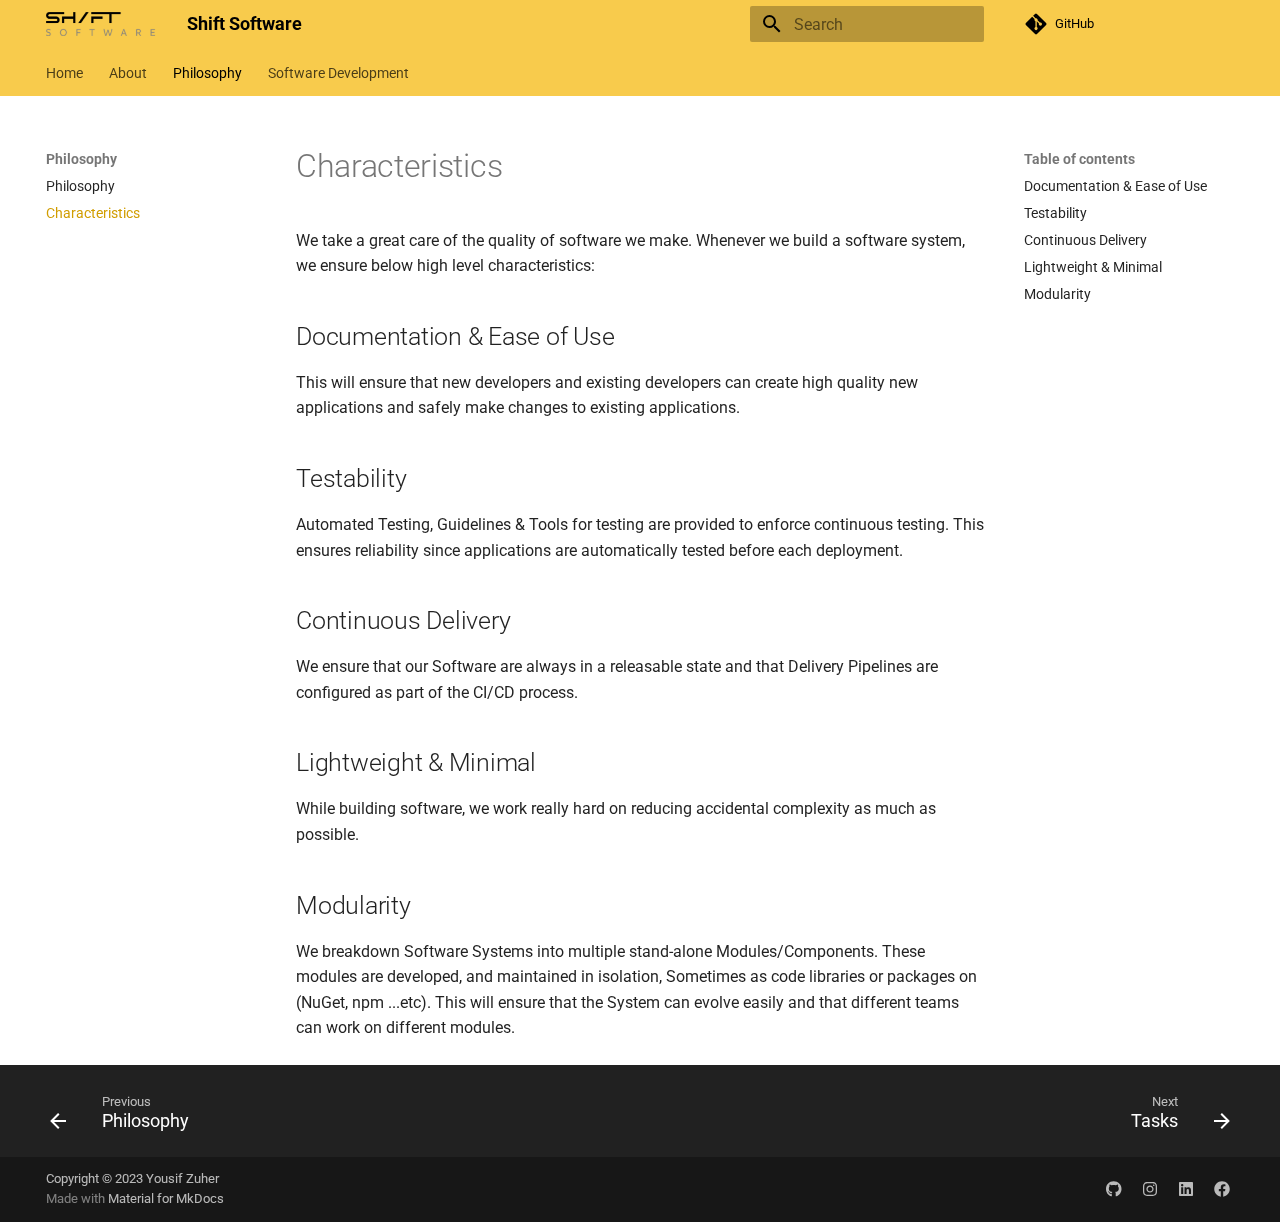
<file: Philosophy/characteristics/index.html>
<!doctype html>
<html lang="en" class="no-js">
  <head>
    
      <meta charset="utf-8">
      <meta name="viewport" content="width=device-width,initial-scale=1">
      
      
      
      
        <link rel="prev" href="../philosophy/">
      
      
        <link rel="next" href="../../software-development/tasks/">
      
      <link rel="icon" href="../../images/favicon.png">
      <meta name="generator" content="mkdocs-1.5.2, mkdocs-material-9.1.21">
    
    
      
        <title>Characteristics - Shift Software</title>
      
    
    
      <link rel="stylesheet" href="../../assets/stylesheets/main.eebd395e.min.css">
      
        
        <link rel="stylesheet" href="../../assets/stylesheets/palette.ecc896b0.min.css">
      
      

    
    
    
      
        
        
        <link rel="preconnect" href="https://fonts.gstatic.com" crossorigin>
        <link rel="stylesheet" href="https://fonts.googleapis.com/css?family=Roboto:300,300i,400,400i,700,700i%7CRoboto+Mono:400,400i,700,700i&display=fallback">
        <style>:root{--md-text-font:"Roboto";--md-code-font:"Roboto Mono"}</style>
      
    
    
      <link rel="stylesheet" href="../../stylesheets/extra.css">
    
    <script>__md_scope=new URL("../..",location),__md_hash=e=>[...e].reduce((e,_)=>(e<<5)-e+_.charCodeAt(0),0),__md_get=(e,_=localStorage,t=__md_scope)=>JSON.parse(_.getItem(t.pathname+"."+e)),__md_set=(e,_,t=localStorage,a=__md_scope)=>{try{t.setItem(a.pathname+"."+e,JSON.stringify(_))}catch(e){}}</script>
    
      

    
    
    
  </head>
  
  
    
    
    
    
    
    <body dir="ltr" data-md-color-scheme="default" data-md-color-primary="amber" data-md-color-accent="indigo">
  
    
    
    <input class="md-toggle" data-md-toggle="drawer" type="checkbox" id="__drawer" autocomplete="off">
    <input class="md-toggle" data-md-toggle="search" type="checkbox" id="__search" autocomplete="off">
    <label class="md-overlay" for="__drawer"></label>
    <div data-md-component="skip">
      
        
        <a href="#characteristics" class="md-skip">
          Skip to content
        </a>
      
    </div>
    <div data-md-component="announce">
      
    </div>
    
    
      

<header class="md-header" data-md-component="header">
  <nav class="md-header__inner md-grid" aria-label="Header">
    <a href="../.." title="Shift Software" class="md-header__button md-logo" aria-label="Shift Software" data-md-component="logo">
      
  <img src="../../assets/shift logo.png" alt="logo">

    </a>
    <label class="md-header__button md-icon" for="__drawer">
      <svg xmlns="http://www.w3.org/2000/svg" viewBox="0 0 24 24"><path d="M3 6h18v2H3V6m0 5h18v2H3v-2m0 5h18v2H3v-2Z"/></svg>
    </label>
    <div class="md-header__title" data-md-component="header-title">
      <div class="md-header__ellipsis">
        <div class="md-header__topic">
          <span class="md-ellipsis">
            Shift Software
          </span>
        </div>
        <div class="md-header__topic" data-md-component="header-topic">
          <span class="md-ellipsis">
            
              Characteristics
            
          </span>
        </div>
      </div>
    </div>
    
      
    
    
    
      <label class="md-header__button md-icon" for="__search">
        <svg xmlns="http://www.w3.org/2000/svg" viewBox="0 0 24 24"><path d="M9.5 3A6.5 6.5 0 0 1 16 9.5c0 1.61-.59 3.09-1.56 4.23l.27.27h.79l5 5-1.5 1.5-5-5v-.79l-.27-.27A6.516 6.516 0 0 1 9.5 16 6.5 6.5 0 0 1 3 9.5 6.5 6.5 0 0 1 9.5 3m0 2C7 5 5 7 5 9.5S7 14 9.5 14 14 12 14 9.5 12 5 9.5 5Z"/></svg>
      </label>
      <div class="md-search" data-md-component="search" role="dialog">
  <label class="md-search__overlay" for="__search"></label>
  <div class="md-search__inner" role="search">
    <form class="md-search__form" name="search">
      <input type="text" class="md-search__input" name="query" aria-label="Search" placeholder="Search" autocapitalize="off" autocorrect="off" autocomplete="off" spellcheck="false" data-md-component="search-query" required>
      <label class="md-search__icon md-icon" for="__search">
        <svg xmlns="http://www.w3.org/2000/svg" viewBox="0 0 24 24"><path d="M9.5 3A6.5 6.5 0 0 1 16 9.5c0 1.61-.59 3.09-1.56 4.23l.27.27h.79l5 5-1.5 1.5-5-5v-.79l-.27-.27A6.516 6.516 0 0 1 9.5 16 6.5 6.5 0 0 1 3 9.5 6.5 6.5 0 0 1 9.5 3m0 2C7 5 5 7 5 9.5S7 14 9.5 14 14 12 14 9.5 12 5 9.5 5Z"/></svg>
        <svg xmlns="http://www.w3.org/2000/svg" viewBox="0 0 24 24"><path d="M20 11v2H8l5.5 5.5-1.42 1.42L4.16 12l7.92-7.92L13.5 5.5 8 11h12Z"/></svg>
      </label>
      <nav class="md-search__options" aria-label="Search">
        
        <button type="reset" class="md-search__icon md-icon" title="Clear" aria-label="Clear" tabindex="-1">
          <svg xmlns="http://www.w3.org/2000/svg" viewBox="0 0 24 24"><path d="M19 6.41 17.59 5 12 10.59 6.41 5 5 6.41 10.59 12 5 17.59 6.41 19 12 13.41 17.59 19 19 17.59 13.41 12 19 6.41Z"/></svg>
        </button>
      </nav>
      
    </form>
    <div class="md-search__output">
      <div class="md-search__scrollwrap" data-md-scrollfix>
        <div class="md-search-result" data-md-component="search-result">
          <div class="md-search-result__meta">
            Initializing search
          </div>
          <ol class="md-search-result__list" role="presentation"></ol>
        </div>
      </div>
    </div>
  </div>
</div>
    
    
      <div class="md-header__source">
        <a href="https://github.com/Yousif001/Shift.software-clone" title="Go to repository" class="md-source" data-md-component="source">
  <div class="md-source__icon md-icon">
    
    <svg xmlns="http://www.w3.org/2000/svg" viewBox="0 0 448 512"><!--! Font Awesome Free 6.4.0 by @fontawesome - https://fontawesome.com License - https://fontawesome.com/license/free (Icons: CC BY 4.0, Fonts: SIL OFL 1.1, Code: MIT License) Copyright 2023 Fonticons, Inc.--><path d="M439.55 236.05 244 40.45a28.87 28.87 0 0 0-40.81 0l-40.66 40.63 51.52 51.52c27.06-9.14 52.68 16.77 43.39 43.68l49.66 49.66c34.23-11.8 61.18 31 35.47 56.69-26.49 26.49-70.21-2.87-56-37.34L240.22 199v121.85c25.3 12.54 22.26 41.85 9.08 55a34.34 34.34 0 0 1-48.55 0c-17.57-17.6-11.07-46.91 11.25-56v-123c-20.8-8.51-24.6-30.74-18.64-45L142.57 101 8.45 235.14a28.86 28.86 0 0 0 0 40.81l195.61 195.6a28.86 28.86 0 0 0 40.8 0l194.69-194.69a28.86 28.86 0 0 0 0-40.81z"/></svg>
  </div>
  <div class="md-source__repository">
    GitHub
  </div>
</a>
      </div>
    
  </nav>
  
</header>
    
    <div class="md-container" data-md-component="container">
      
      
        
          
            
<nav class="md-tabs" aria-label="Tabs" data-md-component="tabs">
  <div class="md-grid">
    <ul class="md-tabs__list">
      
        
  
  


  <li class="md-tabs__item">
    <a href="../.." class="md-tabs__link">
      Home
    </a>
  </li>

      
        
  
  


  
  
  
    <li class="md-tabs__item">
      <a href="../../about/strategy-and-vision/" class="md-tabs__link">
        About
      </a>
    </li>
  

      
        
  
  
    
  


  
  
  
    <li class="md-tabs__item">
      <a href="../philosophy/" class="md-tabs__link md-tabs__link--active">
        Philosophy
      </a>
    </li>
  

      
        
  
  


  
  
  
    <li class="md-tabs__item">
      <a href="../../software-development/tasks/" class="md-tabs__link">
        Software Development
      </a>
    </li>
  

      
    </ul>
  </div>
</nav>
          
        
      
      <main class="md-main" data-md-component="main">
        <div class="md-main__inner md-grid">
          
            
              
              <div class="md-sidebar md-sidebar--primary" data-md-component="sidebar" data-md-type="navigation" >
                <div class="md-sidebar__scrollwrap">
                  <div class="md-sidebar__inner">
                    

  


<nav class="md-nav md-nav--primary md-nav--lifted" aria-label="Navigation" data-md-level="0">
  <label class="md-nav__title" for="__drawer">
    <a href="../.." title="Shift Software" class="md-nav__button md-logo" aria-label="Shift Software" data-md-component="logo">
      
  <img src="../../assets/shift logo.png" alt="logo">

    </a>
    Shift Software
  </label>
  
    <div class="md-nav__source">
      <a href="https://github.com/Yousif001/Shift.software-clone" title="Go to repository" class="md-source" data-md-component="source">
  <div class="md-source__icon md-icon">
    
    <svg xmlns="http://www.w3.org/2000/svg" viewBox="0 0 448 512"><!--! Font Awesome Free 6.4.0 by @fontawesome - https://fontawesome.com License - https://fontawesome.com/license/free (Icons: CC BY 4.0, Fonts: SIL OFL 1.1, Code: MIT License) Copyright 2023 Fonticons, Inc.--><path d="M439.55 236.05 244 40.45a28.87 28.87 0 0 0-40.81 0l-40.66 40.63 51.52 51.52c27.06-9.14 52.68 16.77 43.39 43.68l49.66 49.66c34.23-11.8 61.18 31 35.47 56.69-26.49 26.49-70.21-2.87-56-37.34L240.22 199v121.85c25.3 12.54 22.26 41.85 9.08 55a34.34 34.34 0 0 1-48.55 0c-17.57-17.6-11.07-46.91 11.25-56v-123c-20.8-8.51-24.6-30.74-18.64-45L142.57 101 8.45 235.14a28.86 28.86 0 0 0 0 40.81l195.61 195.6a28.86 28.86 0 0 0 40.8 0l194.69-194.69a28.86 28.86 0 0 0 0-40.81z"/></svg>
  </div>
  <div class="md-source__repository">
    GitHub
  </div>
</a>
    </div>
  
  <ul class="md-nav__list" data-md-scrollfix>
    
      
      
      

  
  
  
    <li class="md-nav__item">
      <a href="../.." class="md-nav__link">
        Home
      </a>
    </li>
  

    
      
      
      

  
  
  
    
    <li class="md-nav__item md-nav__item--nested">
      
      
      
      
      <input class="md-nav__toggle md-toggle " type="checkbox" id="__nav_2" >
      
      
        
          
        
          
        
          
        
      
      
        <label class="md-nav__link" for="__nav_2" id="__nav_2_label" tabindex="0">
          About
          <span class="md-nav__icon md-icon"></span>
        </label>
      
      <nav class="md-nav" data-md-level="1" aria-labelledby="__nav_2_label" aria-expanded="false">
        <label class="md-nav__title" for="__nav_2">
          <span class="md-nav__icon md-icon"></span>
          About
        </label>
        <ul class="md-nav__list" data-md-scrollfix>
          
            
              
  
  
  
    <li class="md-nav__item">
      <a href="../../about/strategy-and-vision/" class="md-nav__link">
        Strategy & Vision
      </a>
    </li>
  

            
          
            
              
  
  
  
    <li class="md-nav__item">
      <a href="../../about/code-of-conduct/" class="md-nav__link">
        Code of Conduct
      </a>
    </li>
  

            
          
            
              
  
  
  
    <li class="md-nav__item">
      <a href="../../about/Developers/" class="md-nav__link">
        Developers
      </a>
    </li>
  

            
          
        </ul>
      </nav>
    </li>
  

    
      
      
      

  
  
    
  
  
    
    <li class="md-nav__item md-nav__item--active md-nav__item--nested">
      
      
      
      
      <input class="md-nav__toggle md-toggle " type="checkbox" id="__nav_3" checked>
      
      
        
          
        
          
        
      
      
        <label class="md-nav__link" for="__nav_3" id="__nav_3_label" tabindex="0">
          Philosophy
          <span class="md-nav__icon md-icon"></span>
        </label>
      
      <nav class="md-nav" data-md-level="1" aria-labelledby="__nav_3_label" aria-expanded="true">
        <label class="md-nav__title" for="__nav_3">
          <span class="md-nav__icon md-icon"></span>
          Philosophy
        </label>
        <ul class="md-nav__list" data-md-scrollfix>
          
            
              
  
  
  
    <li class="md-nav__item">
      <a href="../philosophy/" class="md-nav__link">
        Philosophy
      </a>
    </li>
  

            
          
            
              
  
  
    
  
  
    <li class="md-nav__item md-nav__item--active">
      
      <input class="md-nav__toggle md-toggle" type="checkbox" id="__toc">
      
      
        
      
      
        <label class="md-nav__link md-nav__link--active" for="__toc">
          Characteristics
          <span class="md-nav__icon md-icon"></span>
        </label>
      
      <a href="./" class="md-nav__link md-nav__link--active">
        Characteristics
      </a>
      
        

<nav class="md-nav md-nav--secondary" aria-label="Table of contents">
  
  
  
    
  
  
    <label class="md-nav__title" for="__toc">
      <span class="md-nav__icon md-icon"></span>
      Table of contents
    </label>
    <ul class="md-nav__list" data-md-component="toc" data-md-scrollfix>
      
        <li class="md-nav__item">
  <a href="#documentation-ease-of-use" class="md-nav__link">
    Documentation &amp; Ease of Use
  </a>
  
</li>
      
        <li class="md-nav__item">
  <a href="#testability" class="md-nav__link">
    Testability
  </a>
  
</li>
      
        <li class="md-nav__item">
  <a href="#continuous-delivery" class="md-nav__link">
    Continuous Delivery
  </a>
  
</li>
      
        <li class="md-nav__item">
  <a href="#lightweight-minimal" class="md-nav__link">
    Lightweight &amp; Minimal
  </a>
  
</li>
      
        <li class="md-nav__item">
  <a href="#modularity" class="md-nav__link">
    Modularity
  </a>
  
</li>
      
    </ul>
  
</nav>
      
    </li>
  

            
          
        </ul>
      </nav>
    </li>
  

    
      
      
      

  
  
  
    
    <li class="md-nav__item md-nav__item--nested">
      
      
      
      
      <input class="md-nav__toggle md-toggle " type="checkbox" id="__nav_4" >
      
      
        
          
        
          
        
          
        
          
        
      
      
        <label class="md-nav__link" for="__nav_4" id="__nav_4_label" tabindex="0">
          Software Development
          <span class="md-nav__icon md-icon"></span>
        </label>
      
      <nav class="md-nav" data-md-level="1" aria-labelledby="__nav_4_label" aria-expanded="false">
        <label class="md-nav__title" for="__nav_4">
          <span class="md-nav__icon md-icon"></span>
          Software Development
        </label>
        <ul class="md-nav__list" data-md-scrollfix>
          
            
              
  
  
  
    <li class="md-nav__item">
      <a href="../../software-development/tasks/" class="md-nav__link">
        Tasks
      </a>
    </li>
  

            
          
            
              
  
  
  
    <li class="md-nav__item">
      <a href="../../software-development/continuous-integration/" class="md-nav__link">
        Continuous Integration
      </a>
    </li>
  

            
          
            
              
  
  
  
    <li class="md-nav__item">
      <a href="../../software-development/automated-testing/" class="md-nav__link">
        Automated Testing
      </a>
    </li>
  

            
          
            
              
  
  
  
    <li class="md-nav__item">
      <a href="../../software-development/continuous-delivery/" class="md-nav__link">
        Continuous Delivery
      </a>
    </li>
  

            
          
        </ul>
      </nav>
    </li>
  

    
  </ul>
</nav>
                  </div>
                </div>
              </div>
            
            
              
              <div class="md-sidebar md-sidebar--secondary" data-md-component="sidebar" data-md-type="toc" >
                <div class="md-sidebar__scrollwrap">
                  <div class="md-sidebar__inner">
                    

<nav class="md-nav md-nav--secondary" aria-label="Table of contents">
  
  
  
    
  
  
    <label class="md-nav__title" for="__toc">
      <span class="md-nav__icon md-icon"></span>
      Table of contents
    </label>
    <ul class="md-nav__list" data-md-component="toc" data-md-scrollfix>
      
        <li class="md-nav__item">
  <a href="#documentation-ease-of-use" class="md-nav__link">
    Documentation &amp; Ease of Use
  </a>
  
</li>
      
        <li class="md-nav__item">
  <a href="#testability" class="md-nav__link">
    Testability
  </a>
  
</li>
      
        <li class="md-nav__item">
  <a href="#continuous-delivery" class="md-nav__link">
    Continuous Delivery
  </a>
  
</li>
      
        <li class="md-nav__item">
  <a href="#lightweight-minimal" class="md-nav__link">
    Lightweight &amp; Minimal
  </a>
  
</li>
      
        <li class="md-nav__item">
  <a href="#modularity" class="md-nav__link">
    Modularity
  </a>
  
</li>
      
    </ul>
  
</nav>
                  </div>
                </div>
              </div>
            
          
          
            <div class="md-content" data-md-component="content">
              <article class="md-content__inner md-typeset">
                
                  

  
  


<h1 id="characteristics">Characteristics</h1>
<p>We take a great care of the quality of software we make. 
Whenever we build a software system, we ensure below high level characteristics:</p>
<h2 id="documentation-ease-of-use"><span style= "font-weight=400;">Documentation &amp; Ease of Use</span></h2>
<p>This will ensure that new developers and existing developers can create high quality new applications and 
safely make changes to existing applications.</p>
<h2 id="testability"><span style= "font-weight=400;">Testability</span></h2>
<p>Automated Testing, Guidelines &amp; Tools for testing are provided to enforce continuous testing. 
This ensures reliability since applications are automatically tested before each deployment.</p>
<h2 id="continuous-delivery"><span style= "font-weight=400;">Continuous Delivery</span></h2>
<p>We ensure that our Software are always in a releasable state and that Delivery Pipelines are configured as part of the CI/CD process.</p>
<h2 id="lightweight-minimal"><span style= "font-weight=400;">Lightweight &amp; Minimal</span></h2>
<p>While building software, we work really hard on reducing accidental complexity as much as possible.</p>
<h2 id="modularity"><span style= "font-weight=400;">Modularity</span></h2>
<p>We breakdown Software Systems into multiple stand-alone Modules/Components. These modules are developed, 
and maintained in isolation, Sometimes as code libraries or packages on (NuGet, npm ...etc). 
This will ensure that the System can evolve easily and that different teams can work on different modules.</p>





                
              </article>
            </div>
          
          
        </div>
        
      </main>
      
        <footer class="md-footer">
  
    
      
      <nav class="md-footer__inner md-grid" aria-label="Footer" >
        
          
          <a href="../philosophy/" class="md-footer__link md-footer__link--prev" aria-label="Previous: Philosophy" rel="prev">
            <div class="md-footer__button md-icon">
              <svg xmlns="http://www.w3.org/2000/svg" viewBox="0 0 24 24"><path d="M20 11v2H8l5.5 5.5-1.42 1.42L4.16 12l7.92-7.92L13.5 5.5 8 11h12Z"/></svg>
            </div>
            <div class="md-footer__title">
              <span class="md-footer__direction">
                Previous
              </span>
              <div class="md-ellipsis">
                Philosophy
              </div>
            </div>
          </a>
        
        
          
          <a href="../../software-development/tasks/" class="md-footer__link md-footer__link--next" aria-label="Next: Tasks" rel="next">
            <div class="md-footer__title">
              <span class="md-footer__direction">
                Next
              </span>
              <div class="md-ellipsis">
                Tasks
              </div>
            </div>
            <div class="md-footer__button md-icon">
              <svg xmlns="http://www.w3.org/2000/svg" viewBox="0 0 24 24"><path d="M4 11v2h12l-5.5 5.5 1.42 1.42L19.84 12l-7.92-7.92L10.5 5.5 16 11H4Z"/></svg>
            </div>
          </a>
        
      </nav>
    
  
  <div class="md-footer-meta md-typeset">
    <div class="md-footer-meta__inner md-grid">
      <div class="md-copyright">
  
    <div class="md-copyright__highlight">
      Copyright &copy; 2023 Yousif Zuher
    </div>
  
  
    Made with
    <a href="https://squidfunk.github.io/mkdocs-material/" target="_blank" rel="noopener">
      Material for MkDocs
    </a>
  
</div>
      
        <div class="md-social">
  
    
    
    
    
      
      
    
    <a href="https://github.com/ShiftSoftware" target="_blank" rel="noopener" title="github.com" class="md-social__link">
      <svg xmlns="http://www.w3.org/2000/svg" viewBox="0 0 496 512"><!--! Font Awesome Free 6.4.0 by @fontawesome - https://fontawesome.com License - https://fontawesome.com/license/free (Icons: CC BY 4.0, Fonts: SIL OFL 1.1, Code: MIT License) Copyright 2023 Fonticons, Inc.--><path d="M165.9 397.4c0 2-2.3 3.6-5.2 3.6-3.3.3-5.6-1.3-5.6-3.6 0-2 2.3-3.6 5.2-3.6 3-.3 5.6 1.3 5.6 3.6zm-31.1-4.5c-.7 2 1.3 4.3 4.3 4.9 2.6 1 5.6 0 6.2-2s-1.3-4.3-4.3-5.2c-2.6-.7-5.5.3-6.2 2.3zm44.2-1.7c-2.9.7-4.9 2.6-4.6 4.9.3 2 2.9 3.3 5.9 2.6 2.9-.7 4.9-2.6 4.6-4.6-.3-1.9-3-3.2-5.9-2.9zM244.8 8C106.1 8 0 113.3 0 252c0 110.9 69.8 205.8 169.5 239.2 12.8 2.3 17.3-5.6 17.3-12.1 0-6.2-.3-40.4-.3-61.4 0 0-70 15-84.7-29.8 0 0-11.4-29.1-27.8-36.6 0 0-22.9-15.7 1.6-15.4 0 0 24.9 2 38.6 25.8 21.9 38.6 58.6 27.5 72.9 20.9 2.3-16 8.8-27.1 16-33.7-55.9-6.2-112.3-14.3-112.3-110.5 0-27.5 7.6-41.3 23.6-58.9-2.6-6.5-11.1-33.3 2.6-67.9 20.9-6.5 69 27 69 27 20-5.6 41.5-8.5 62.8-8.5s42.8 2.9 62.8 8.5c0 0 48.1-33.6 69-27 13.7 34.7 5.2 61.4 2.6 67.9 16 17.7 25.8 31.5 25.8 58.9 0 96.5-58.9 104.2-114.8 110.5 9.2 7.9 17 22.9 17 46.4 0 33.7-.3 75.4-.3 83.6 0 6.5 4.6 14.4 17.3 12.1C428.2 457.8 496 362.9 496 252 496 113.3 383.5 8 244.8 8zM97.2 352.9c-1.3 1-1 3.3.7 5.2 1.6 1.6 3.9 2.3 5.2 1 1.3-1 1-3.3-.7-5.2-1.6-1.6-3.9-2.3-5.2-1zm-10.8-8.1c-.7 1.3.3 2.9 2.3 3.9 1.6 1 3.6.7 4.3-.7.7-1.3-.3-2.9-2.3-3.9-2-.6-3.6-.3-4.3.7zm32.4 35.6c-1.6 1.3-1 4.3 1.3 6.2 2.3 2.3 5.2 2.6 6.5 1 1.3-1.3.7-4.3-1.3-6.2-2.2-2.3-5.2-2.6-6.5-1zm-11.4-14.7c-1.6 1-1.6 3.6 0 5.9 1.6 2.3 4.3 3.3 5.6 2.3 1.6-1.3 1.6-3.9 0-6.2-1.4-2.3-4-3.3-5.6-2z"/></svg>
    </a>
  
    
    
    
    
      
      
    
    <a href="https://www.instagram.com/shift.software" target="_blank" rel="noopener" title="www.instagram.com" class="md-social__link">
      <svg xmlns="http://www.w3.org/2000/svg" viewBox="0 0 448 512"><!--! Font Awesome Free 6.4.0 by @fontawesome - https://fontawesome.com License - https://fontawesome.com/license/free (Icons: CC BY 4.0, Fonts: SIL OFL 1.1, Code: MIT License) Copyright 2023 Fonticons, Inc.--><path d="M224.1 141c-63.6 0-114.9 51.3-114.9 114.9s51.3 114.9 114.9 114.9S339 319.5 339 255.9 287.7 141 224.1 141zm0 189.6c-41.1 0-74.7-33.5-74.7-74.7s33.5-74.7 74.7-74.7 74.7 33.5 74.7 74.7-33.6 74.7-74.7 74.7zm146.4-194.3c0 14.9-12 26.8-26.8 26.8-14.9 0-26.8-12-26.8-26.8s12-26.8 26.8-26.8 26.8 12 26.8 26.8zm76.1 27.2c-1.7-35.9-9.9-67.7-36.2-93.9-26.2-26.2-58-34.4-93.9-36.2-37-2.1-147.9-2.1-184.9 0-35.8 1.7-67.6 9.9-93.9 36.1s-34.4 58-36.2 93.9c-2.1 37-2.1 147.9 0 184.9 1.7 35.9 9.9 67.7 36.2 93.9s58 34.4 93.9 36.2c37 2.1 147.9 2.1 184.9 0 35.9-1.7 67.7-9.9 93.9-36.2 26.2-26.2 34.4-58 36.2-93.9 2.1-37 2.1-147.8 0-184.8zM398.8 388c-7.8 19.6-22.9 34.7-42.6 42.6-29.5 11.7-99.5 9-132.1 9s-102.7 2.6-132.1-9c-19.6-7.8-34.7-22.9-42.6-42.6-11.7-29.5-9-99.5-9-132.1s-2.6-102.7 9-132.1c7.8-19.6 22.9-34.7 42.6-42.6 29.5-11.7 99.5-9 132.1-9s102.7-2.6 132.1 9c19.6 7.8 34.7 22.9 42.6 42.6 11.7 29.5 9 99.5 9 132.1s2.7 102.7-9 132.1z"/></svg>
    </a>
  
    
    
    
    
      
      
    
    <a href="https://www.linkedin.com/company/shift-software" target="_blank" rel="noopener" title="www.linkedin.com" class="md-social__link">
      <svg xmlns="http://www.w3.org/2000/svg" viewBox="0 0 448 512"><!--! Font Awesome Free 6.4.0 by @fontawesome - https://fontawesome.com License - https://fontawesome.com/license/free (Icons: CC BY 4.0, Fonts: SIL OFL 1.1, Code: MIT License) Copyright 2023 Fonticons, Inc.--><path d="M416 32H31.9C14.3 32 0 46.5 0 64.3v383.4C0 465.5 14.3 480 31.9 480H416c17.6 0 32-14.5 32-32.3V64.3c0-17.8-14.4-32.3-32-32.3zM135.4 416H69V202.2h66.5V416zm-33.2-243c-21.3 0-38.5-17.3-38.5-38.5S80.9 96 102.2 96c21.2 0 38.5 17.3 38.5 38.5 0 21.3-17.2 38.5-38.5 38.5zm282.1 243h-66.4V312c0-24.8-.5-56.7-34.5-56.7-34.6 0-39.9 27-39.9 54.9V416h-66.4V202.2h63.7v29.2h.9c8.9-16.8 30.6-34.5 62.9-34.5 67.2 0 79.7 44.3 79.7 101.9V416z"/></svg>
    </a>
  
    
    
    
    
      
      
    
    <a href="https://www.facebook.com/the.shift.software" target="_blank" rel="noopener" title="www.facebook.com" class="md-social__link">
      <svg xmlns="http://www.w3.org/2000/svg" viewBox="0 0 512 512"><!--! Font Awesome Free 6.4.0 by @fontawesome - https://fontawesome.com License - https://fontawesome.com/license/free (Icons: CC BY 4.0, Fonts: SIL OFL 1.1, Code: MIT License) Copyright 2023 Fonticons, Inc.--><path d="M504 256C504 119 393 8 256 8S8 119 8 256c0 123.78 90.69 226.38 209.25 245V327.69h-63V256h63v-54.64c0-62.15 37-96.48 93.67-96.48 27.14 0 55.52 4.84 55.52 4.84v61h-31.28c-30.8 0-40.41 19.12-40.41 38.73V256h68.78l-11 71.69h-57.78V501C413.31 482.38 504 379.78 504 256z"/></svg>
    </a>
  
</div>
      
    </div>
  </div>
</footer>
      
    </div>
    <div class="md-dialog" data-md-component="dialog">
      <div class="md-dialog__inner md-typeset"></div>
    </div>
    
    <script id="__config" type="application/json">{"base": "../..", "features": ["navigation.tabs", "navigation.indexes", "navigation.sections", "navigation.footer"], "search": "../../assets/javascripts/workers/search.74e28a9f.min.js", "translations": {"clipboard.copied": "Copied to clipboard", "clipboard.copy": "Copy to clipboard", "search.result.more.one": "1 more on this page", "search.result.more.other": "# more on this page", "search.result.none": "No matching documents", "search.result.one": "1 matching document", "search.result.other": "# matching documents", "search.result.placeholder": "Type to start searching", "search.result.term.missing": "Missing", "select.version": "Select version"}}</script>
    
    
      <script src="../../assets/javascripts/bundle.220ee61c.min.js"></script>
      
    
  </body>
</html>
</file>
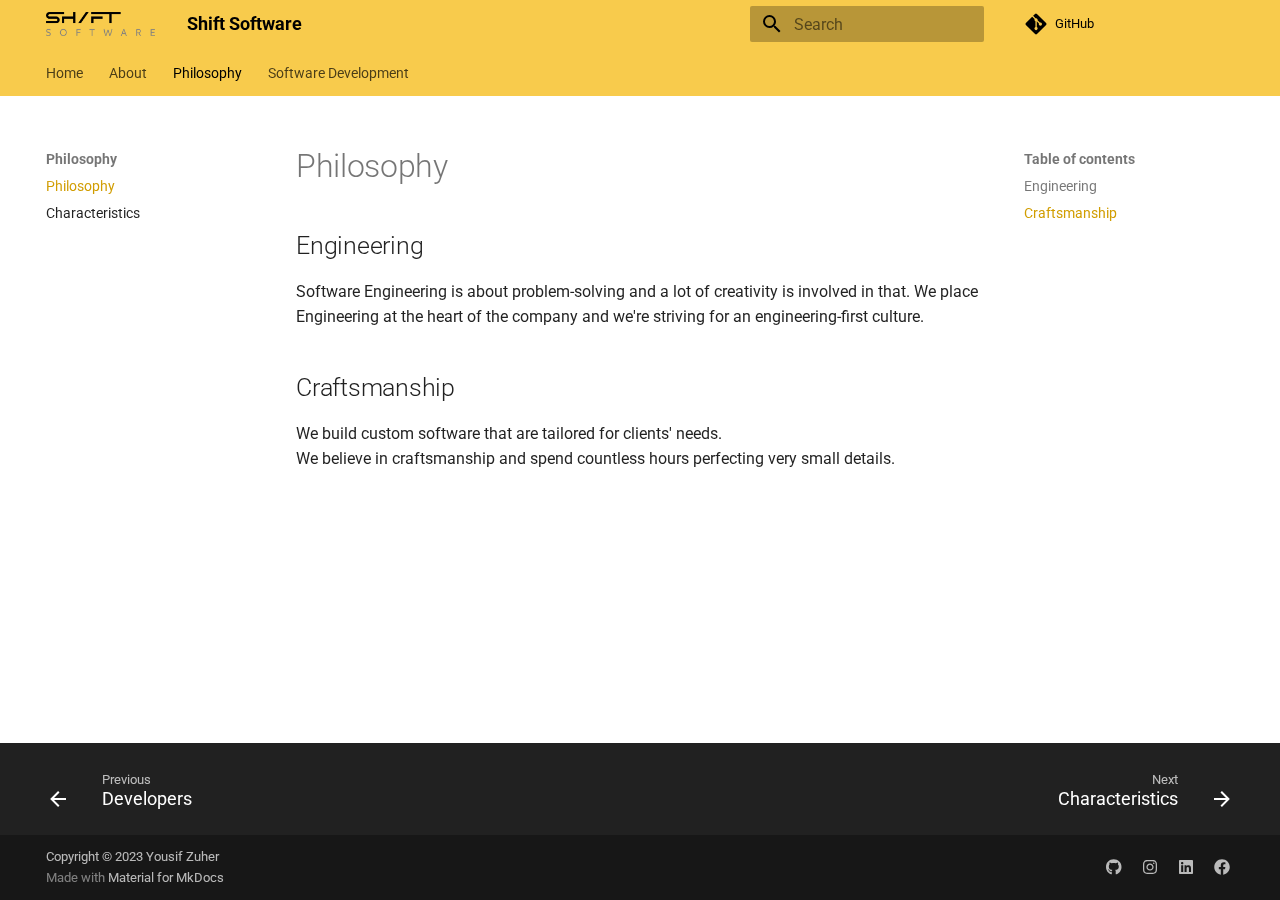
<file: Philosophy/philosophy/index.html>
<!doctype html>
<html lang="en" class="no-js">
  <head>
    
      <meta charset="utf-8">
      <meta name="viewport" content="width=device-width,initial-scale=1">
      
      
      
      
        <link rel="prev" href="../../about/Developers/">
      
      
        <link rel="next" href="../characteristics/">
      
      <link rel="icon" href="../../images/favicon.png">
      <meta name="generator" content="mkdocs-1.5.2, mkdocs-material-9.1.21">
    
    
      
        <title>Philosophy - Shift Software</title>
      
    
    
      <link rel="stylesheet" href="../../assets/stylesheets/main.eebd395e.min.css">
      
        
        <link rel="stylesheet" href="../../assets/stylesheets/palette.ecc896b0.min.css">
      
      

    
    
    
      
        
        
        <link rel="preconnect" href="https://fonts.gstatic.com" crossorigin>
        <link rel="stylesheet" href="https://fonts.googleapis.com/css?family=Roboto:300,300i,400,400i,700,700i%7CRoboto+Mono:400,400i,700,700i&display=fallback">
        <style>:root{--md-text-font:"Roboto";--md-code-font:"Roboto Mono"}</style>
      
    
    
      <link rel="stylesheet" href="../../stylesheets/extra.css">
    
    <script>__md_scope=new URL("../..",location),__md_hash=e=>[...e].reduce((e,_)=>(e<<5)-e+_.charCodeAt(0),0),__md_get=(e,_=localStorage,t=__md_scope)=>JSON.parse(_.getItem(t.pathname+"."+e)),__md_set=(e,_,t=localStorage,a=__md_scope)=>{try{t.setItem(a.pathname+"."+e,JSON.stringify(_))}catch(e){}}</script>
    
      

    
    
    
  </head>
  
  
    
    
    
    
    
    <body dir="ltr" data-md-color-scheme="default" data-md-color-primary="amber" data-md-color-accent="indigo">
  
    
    
    <input class="md-toggle" data-md-toggle="drawer" type="checkbox" id="__drawer" autocomplete="off">
    <input class="md-toggle" data-md-toggle="search" type="checkbox" id="__search" autocomplete="off">
    <label class="md-overlay" for="__drawer"></label>
    <div data-md-component="skip">
      
        
        <a href="#philosophy" class="md-skip">
          Skip to content
        </a>
      
    </div>
    <div data-md-component="announce">
      
    </div>
    
    
      

<header class="md-header" data-md-component="header">
  <nav class="md-header__inner md-grid" aria-label="Header">
    <a href="../.." title="Shift Software" class="md-header__button md-logo" aria-label="Shift Software" data-md-component="logo">
      
  <img src="../../assets/shift logo.png" alt="logo">

    </a>
    <label class="md-header__button md-icon" for="__drawer">
      <svg xmlns="http://www.w3.org/2000/svg" viewBox="0 0 24 24"><path d="M3 6h18v2H3V6m0 5h18v2H3v-2m0 5h18v2H3v-2Z"/></svg>
    </label>
    <div class="md-header__title" data-md-component="header-title">
      <div class="md-header__ellipsis">
        <div class="md-header__topic">
          <span class="md-ellipsis">
            Shift Software
          </span>
        </div>
        <div class="md-header__topic" data-md-component="header-topic">
          <span class="md-ellipsis">
            
              Philosophy
            
          </span>
        </div>
      </div>
    </div>
    
      
    
    
    
      <label class="md-header__button md-icon" for="__search">
        <svg xmlns="http://www.w3.org/2000/svg" viewBox="0 0 24 24"><path d="M9.5 3A6.5 6.5 0 0 1 16 9.5c0 1.61-.59 3.09-1.56 4.23l.27.27h.79l5 5-1.5 1.5-5-5v-.79l-.27-.27A6.516 6.516 0 0 1 9.5 16 6.5 6.5 0 0 1 3 9.5 6.5 6.5 0 0 1 9.5 3m0 2C7 5 5 7 5 9.5S7 14 9.5 14 14 12 14 9.5 12 5 9.5 5Z"/></svg>
      </label>
      <div class="md-search" data-md-component="search" role="dialog">
  <label class="md-search__overlay" for="__search"></label>
  <div class="md-search__inner" role="search">
    <form class="md-search__form" name="search">
      <input type="text" class="md-search__input" name="query" aria-label="Search" placeholder="Search" autocapitalize="off" autocorrect="off" autocomplete="off" spellcheck="false" data-md-component="search-query" required>
      <label class="md-search__icon md-icon" for="__search">
        <svg xmlns="http://www.w3.org/2000/svg" viewBox="0 0 24 24"><path d="M9.5 3A6.5 6.5 0 0 1 16 9.5c0 1.61-.59 3.09-1.56 4.23l.27.27h.79l5 5-1.5 1.5-5-5v-.79l-.27-.27A6.516 6.516 0 0 1 9.5 16 6.5 6.5 0 0 1 3 9.5 6.5 6.5 0 0 1 9.5 3m0 2C7 5 5 7 5 9.5S7 14 9.5 14 14 12 14 9.5 12 5 9.5 5Z"/></svg>
        <svg xmlns="http://www.w3.org/2000/svg" viewBox="0 0 24 24"><path d="M20 11v2H8l5.5 5.5-1.42 1.42L4.16 12l7.92-7.92L13.5 5.5 8 11h12Z"/></svg>
      </label>
      <nav class="md-search__options" aria-label="Search">
        
        <button type="reset" class="md-search__icon md-icon" title="Clear" aria-label="Clear" tabindex="-1">
          <svg xmlns="http://www.w3.org/2000/svg" viewBox="0 0 24 24"><path d="M19 6.41 17.59 5 12 10.59 6.41 5 5 6.41 10.59 12 5 17.59 6.41 19 12 13.41 17.59 19 19 17.59 13.41 12 19 6.41Z"/></svg>
        </button>
      </nav>
      
    </form>
    <div class="md-search__output">
      <div class="md-search__scrollwrap" data-md-scrollfix>
        <div class="md-search-result" data-md-component="search-result">
          <div class="md-search-result__meta">
            Initializing search
          </div>
          <ol class="md-search-result__list" role="presentation"></ol>
        </div>
      </div>
    </div>
  </div>
</div>
    
    
      <div class="md-header__source">
        <a href="https://github.com/Yousif001/Shift.software-clone" title="Go to repository" class="md-source" data-md-component="source">
  <div class="md-source__icon md-icon">
    
    <svg xmlns="http://www.w3.org/2000/svg" viewBox="0 0 448 512"><!--! Font Awesome Free 6.4.0 by @fontawesome - https://fontawesome.com License - https://fontawesome.com/license/free (Icons: CC BY 4.0, Fonts: SIL OFL 1.1, Code: MIT License) Copyright 2023 Fonticons, Inc.--><path d="M439.55 236.05 244 40.45a28.87 28.87 0 0 0-40.81 0l-40.66 40.63 51.52 51.52c27.06-9.14 52.68 16.77 43.39 43.68l49.66 49.66c34.23-11.8 61.18 31 35.47 56.69-26.49 26.49-70.21-2.87-56-37.34L240.22 199v121.85c25.3 12.54 22.26 41.85 9.08 55a34.34 34.34 0 0 1-48.55 0c-17.57-17.6-11.07-46.91 11.25-56v-123c-20.8-8.51-24.6-30.74-18.64-45L142.57 101 8.45 235.14a28.86 28.86 0 0 0 0 40.81l195.61 195.6a28.86 28.86 0 0 0 40.8 0l194.69-194.69a28.86 28.86 0 0 0 0-40.81z"/></svg>
  </div>
  <div class="md-source__repository">
    GitHub
  </div>
</a>
      </div>
    
  </nav>
  
</header>
    
    <div class="md-container" data-md-component="container">
      
      
        
          
            
<nav class="md-tabs" aria-label="Tabs" data-md-component="tabs">
  <div class="md-grid">
    <ul class="md-tabs__list">
      
        
  
  


  <li class="md-tabs__item">
    <a href="../.." class="md-tabs__link">
      Home
    </a>
  </li>

      
        
  
  


  
  
  
    <li class="md-tabs__item">
      <a href="../../about/strategy-and-vision/" class="md-tabs__link">
        About
      </a>
    </li>
  

      
        
  
  
    
  


  
  
  
    <li class="md-tabs__item">
      <a href="./" class="md-tabs__link md-tabs__link--active">
        Philosophy
      </a>
    </li>
  

      
        
  
  


  
  
  
    <li class="md-tabs__item">
      <a href="../../software-development/tasks/" class="md-tabs__link">
        Software Development
      </a>
    </li>
  

      
    </ul>
  </div>
</nav>
          
        
      
      <main class="md-main" data-md-component="main">
        <div class="md-main__inner md-grid">
          
            
              
              <div class="md-sidebar md-sidebar--primary" data-md-component="sidebar" data-md-type="navigation" >
                <div class="md-sidebar__scrollwrap">
                  <div class="md-sidebar__inner">
                    

  


<nav class="md-nav md-nav--primary md-nav--lifted" aria-label="Navigation" data-md-level="0">
  <label class="md-nav__title" for="__drawer">
    <a href="../.." title="Shift Software" class="md-nav__button md-logo" aria-label="Shift Software" data-md-component="logo">
      
  <img src="../../assets/shift logo.png" alt="logo">

    </a>
    Shift Software
  </label>
  
    <div class="md-nav__source">
      <a href="https://github.com/Yousif001/Shift.software-clone" title="Go to repository" class="md-source" data-md-component="source">
  <div class="md-source__icon md-icon">
    
    <svg xmlns="http://www.w3.org/2000/svg" viewBox="0 0 448 512"><!--! Font Awesome Free 6.4.0 by @fontawesome - https://fontawesome.com License - https://fontawesome.com/license/free (Icons: CC BY 4.0, Fonts: SIL OFL 1.1, Code: MIT License) Copyright 2023 Fonticons, Inc.--><path d="M439.55 236.05 244 40.45a28.87 28.87 0 0 0-40.81 0l-40.66 40.63 51.52 51.52c27.06-9.14 52.68 16.77 43.39 43.68l49.66 49.66c34.23-11.8 61.18 31 35.47 56.69-26.49 26.49-70.21-2.87-56-37.34L240.22 199v121.85c25.3 12.54 22.26 41.85 9.08 55a34.34 34.34 0 0 1-48.55 0c-17.57-17.6-11.07-46.91 11.25-56v-123c-20.8-8.51-24.6-30.74-18.64-45L142.57 101 8.45 235.14a28.86 28.86 0 0 0 0 40.81l195.61 195.6a28.86 28.86 0 0 0 40.8 0l194.69-194.69a28.86 28.86 0 0 0 0-40.81z"/></svg>
  </div>
  <div class="md-source__repository">
    GitHub
  </div>
</a>
    </div>
  
  <ul class="md-nav__list" data-md-scrollfix>
    
      
      
      

  
  
  
    <li class="md-nav__item">
      <a href="../.." class="md-nav__link">
        Home
      </a>
    </li>
  

    
      
      
      

  
  
  
    
    <li class="md-nav__item md-nav__item--nested">
      
      
      
      
      <input class="md-nav__toggle md-toggle " type="checkbox" id="__nav_2" >
      
      
        
          
        
          
        
          
        
      
      
        <label class="md-nav__link" for="__nav_2" id="__nav_2_label" tabindex="0">
          About
          <span class="md-nav__icon md-icon"></span>
        </label>
      
      <nav class="md-nav" data-md-level="1" aria-labelledby="__nav_2_label" aria-expanded="false">
        <label class="md-nav__title" for="__nav_2">
          <span class="md-nav__icon md-icon"></span>
          About
        </label>
        <ul class="md-nav__list" data-md-scrollfix>
          
            
              
  
  
  
    <li class="md-nav__item">
      <a href="../../about/strategy-and-vision/" class="md-nav__link">
        Strategy & Vision
      </a>
    </li>
  

            
          
            
              
  
  
  
    <li class="md-nav__item">
      <a href="../../about/code-of-conduct/" class="md-nav__link">
        Code of Conduct
      </a>
    </li>
  

            
          
            
              
  
  
  
    <li class="md-nav__item">
      <a href="../../about/Developers/" class="md-nav__link">
        Developers
      </a>
    </li>
  

            
          
        </ul>
      </nav>
    </li>
  

    
      
      
      

  
  
    
  
  
    
    <li class="md-nav__item md-nav__item--active md-nav__item--nested">
      
      
      
      
      <input class="md-nav__toggle md-toggle " type="checkbox" id="__nav_3" checked>
      
      
        
          
        
          
        
      
      
        <label class="md-nav__link" for="__nav_3" id="__nav_3_label" tabindex="0">
          Philosophy
          <span class="md-nav__icon md-icon"></span>
        </label>
      
      <nav class="md-nav" data-md-level="1" aria-labelledby="__nav_3_label" aria-expanded="true">
        <label class="md-nav__title" for="__nav_3">
          <span class="md-nav__icon md-icon"></span>
          Philosophy
        </label>
        <ul class="md-nav__list" data-md-scrollfix>
          
            
              
  
  
    
  
  
    <li class="md-nav__item md-nav__item--active">
      
      <input class="md-nav__toggle md-toggle" type="checkbox" id="__toc">
      
      
        
      
      
        <label class="md-nav__link md-nav__link--active" for="__toc">
          Philosophy
          <span class="md-nav__icon md-icon"></span>
        </label>
      
      <a href="./" class="md-nav__link md-nav__link--active">
        Philosophy
      </a>
      
        

<nav class="md-nav md-nav--secondary" aria-label="Table of contents">
  
  
  
    
  
  
    <label class="md-nav__title" for="__toc">
      <span class="md-nav__icon md-icon"></span>
      Table of contents
    </label>
    <ul class="md-nav__list" data-md-component="toc" data-md-scrollfix>
      
        <li class="md-nav__item">
  <a href="#engineering" class="md-nav__link">
    Engineering
  </a>
  
</li>
      
        <li class="md-nav__item">
  <a href="#craftsmanship" class="md-nav__link">
    Craftsmanship
  </a>
  
</li>
      
    </ul>
  
</nav>
      
    </li>
  

            
          
            
              
  
  
  
    <li class="md-nav__item">
      <a href="../characteristics/" class="md-nav__link">
        Characteristics
      </a>
    </li>
  

            
          
        </ul>
      </nav>
    </li>
  

    
      
      
      

  
  
  
    
    <li class="md-nav__item md-nav__item--nested">
      
      
      
      
      <input class="md-nav__toggle md-toggle " type="checkbox" id="__nav_4" >
      
      
        
          
        
          
        
          
        
          
        
      
      
        <label class="md-nav__link" for="__nav_4" id="__nav_4_label" tabindex="0">
          Software Development
          <span class="md-nav__icon md-icon"></span>
        </label>
      
      <nav class="md-nav" data-md-level="1" aria-labelledby="__nav_4_label" aria-expanded="false">
        <label class="md-nav__title" for="__nav_4">
          <span class="md-nav__icon md-icon"></span>
          Software Development
        </label>
        <ul class="md-nav__list" data-md-scrollfix>
          
            
              
  
  
  
    <li class="md-nav__item">
      <a href="../../software-development/tasks/" class="md-nav__link">
        Tasks
      </a>
    </li>
  

            
          
            
              
  
  
  
    <li class="md-nav__item">
      <a href="../../software-development/continuous-integration/" class="md-nav__link">
        Continuous Integration
      </a>
    </li>
  

            
          
            
              
  
  
  
    <li class="md-nav__item">
      <a href="../../software-development/automated-testing/" class="md-nav__link">
        Automated Testing
      </a>
    </li>
  

            
          
            
              
  
  
  
    <li class="md-nav__item">
      <a href="../../software-development/continuous-delivery/" class="md-nav__link">
        Continuous Delivery
      </a>
    </li>
  

            
          
        </ul>
      </nav>
    </li>
  

    
  </ul>
</nav>
                  </div>
                </div>
              </div>
            
            
              
              <div class="md-sidebar md-sidebar--secondary" data-md-component="sidebar" data-md-type="toc" >
                <div class="md-sidebar__scrollwrap">
                  <div class="md-sidebar__inner">
                    

<nav class="md-nav md-nav--secondary" aria-label="Table of contents">
  
  
  
    
  
  
    <label class="md-nav__title" for="__toc">
      <span class="md-nav__icon md-icon"></span>
      Table of contents
    </label>
    <ul class="md-nav__list" data-md-component="toc" data-md-scrollfix>
      
        <li class="md-nav__item">
  <a href="#engineering" class="md-nav__link">
    Engineering
  </a>
  
</li>
      
        <li class="md-nav__item">
  <a href="#craftsmanship" class="md-nav__link">
    Craftsmanship
  </a>
  
</li>
      
    </ul>
  
</nav>
                  </div>
                </div>
              </div>
            
          
          
            <div class="md-content" data-md-component="content">
              <article class="md-content__inner md-typeset">
                
                  

  
  


<h1 id="philosophy">Philosophy</h1>
<h2 id="engineering">Engineering</h2>
<p>Software Engineering is about problem-solving and a lot of creativity is involved in that. 
We place Engineering at the heart of the company and we're striving for an engineering-first culture.</p>
<h2 id="craftsmanship">Craftsmanship</h2>
<p>We build custom software that are tailored for clients' needs.<br>
We believe in craftsmanship and spend countless hours perfecting very small details.</p>





                
              </article>
            </div>
          
          
        </div>
        
      </main>
      
        <footer class="md-footer">
  
    
      
      <nav class="md-footer__inner md-grid" aria-label="Footer" >
        
          
          <a href="../../about/Developers/" class="md-footer__link md-footer__link--prev" aria-label="Previous: Developers" rel="prev">
            <div class="md-footer__button md-icon">
              <svg xmlns="http://www.w3.org/2000/svg" viewBox="0 0 24 24"><path d="M20 11v2H8l5.5 5.5-1.42 1.42L4.16 12l7.92-7.92L13.5 5.5 8 11h12Z"/></svg>
            </div>
            <div class="md-footer__title">
              <span class="md-footer__direction">
                Previous
              </span>
              <div class="md-ellipsis">
                Developers
              </div>
            </div>
          </a>
        
        
          
          <a href="../characteristics/" class="md-footer__link md-footer__link--next" aria-label="Next: Characteristics" rel="next">
            <div class="md-footer__title">
              <span class="md-footer__direction">
                Next
              </span>
              <div class="md-ellipsis">
                Characteristics
              </div>
            </div>
            <div class="md-footer__button md-icon">
              <svg xmlns="http://www.w3.org/2000/svg" viewBox="0 0 24 24"><path d="M4 11v2h12l-5.5 5.5 1.42 1.42L19.84 12l-7.92-7.92L10.5 5.5 16 11H4Z"/></svg>
            </div>
          </a>
        
      </nav>
    
  
  <div class="md-footer-meta md-typeset">
    <div class="md-footer-meta__inner md-grid">
      <div class="md-copyright">
  
    <div class="md-copyright__highlight">
      Copyright &copy; 2023 Yousif Zuher
    </div>
  
  
    Made with
    <a href="https://squidfunk.github.io/mkdocs-material/" target="_blank" rel="noopener">
      Material for MkDocs
    </a>
  
</div>
      
        <div class="md-social">
  
    
    
    
    
      
      
    
    <a href="https://github.com/ShiftSoftware" target="_blank" rel="noopener" title="github.com" class="md-social__link">
      <svg xmlns="http://www.w3.org/2000/svg" viewBox="0 0 496 512"><!--! Font Awesome Free 6.4.0 by @fontawesome - https://fontawesome.com License - https://fontawesome.com/license/free (Icons: CC BY 4.0, Fonts: SIL OFL 1.1, Code: MIT License) Copyright 2023 Fonticons, Inc.--><path d="M165.9 397.4c0 2-2.3 3.6-5.2 3.6-3.3.3-5.6-1.3-5.6-3.6 0-2 2.3-3.6 5.2-3.6 3-.3 5.6 1.3 5.6 3.6zm-31.1-4.5c-.7 2 1.3 4.3 4.3 4.9 2.6 1 5.6 0 6.2-2s-1.3-4.3-4.3-5.2c-2.6-.7-5.5.3-6.2 2.3zm44.2-1.7c-2.9.7-4.9 2.6-4.6 4.9.3 2 2.9 3.3 5.9 2.6 2.9-.7 4.9-2.6 4.6-4.6-.3-1.9-3-3.2-5.9-2.9zM244.8 8C106.1 8 0 113.3 0 252c0 110.9 69.8 205.8 169.5 239.2 12.8 2.3 17.3-5.6 17.3-12.1 0-6.2-.3-40.4-.3-61.4 0 0-70 15-84.7-29.8 0 0-11.4-29.1-27.8-36.6 0 0-22.9-15.7 1.6-15.4 0 0 24.9 2 38.6 25.8 21.9 38.6 58.6 27.5 72.9 20.9 2.3-16 8.8-27.1 16-33.7-55.9-6.2-112.3-14.3-112.3-110.5 0-27.5 7.6-41.3 23.6-58.9-2.6-6.5-11.1-33.3 2.6-67.9 20.9-6.5 69 27 69 27 20-5.6 41.5-8.5 62.8-8.5s42.8 2.9 62.8 8.5c0 0 48.1-33.6 69-27 13.7 34.7 5.2 61.4 2.6 67.9 16 17.7 25.8 31.5 25.8 58.9 0 96.5-58.9 104.2-114.8 110.5 9.2 7.9 17 22.9 17 46.4 0 33.7-.3 75.4-.3 83.6 0 6.5 4.6 14.4 17.3 12.1C428.2 457.8 496 362.9 496 252 496 113.3 383.5 8 244.8 8zM97.2 352.9c-1.3 1-1 3.3.7 5.2 1.6 1.6 3.9 2.3 5.2 1 1.3-1 1-3.3-.7-5.2-1.6-1.6-3.9-2.3-5.2-1zm-10.8-8.1c-.7 1.3.3 2.9 2.3 3.9 1.6 1 3.6.7 4.3-.7.7-1.3-.3-2.9-2.3-3.9-2-.6-3.6-.3-4.3.7zm32.4 35.6c-1.6 1.3-1 4.3 1.3 6.2 2.3 2.3 5.2 2.6 6.5 1 1.3-1.3.7-4.3-1.3-6.2-2.2-2.3-5.2-2.6-6.5-1zm-11.4-14.7c-1.6 1-1.6 3.6 0 5.9 1.6 2.3 4.3 3.3 5.6 2.3 1.6-1.3 1.6-3.9 0-6.2-1.4-2.3-4-3.3-5.6-2z"/></svg>
    </a>
  
    
    
    
    
      
      
    
    <a href="https://www.instagram.com/shift.software" target="_blank" rel="noopener" title="www.instagram.com" class="md-social__link">
      <svg xmlns="http://www.w3.org/2000/svg" viewBox="0 0 448 512"><!--! Font Awesome Free 6.4.0 by @fontawesome - https://fontawesome.com License - https://fontawesome.com/license/free (Icons: CC BY 4.0, Fonts: SIL OFL 1.1, Code: MIT License) Copyright 2023 Fonticons, Inc.--><path d="M224.1 141c-63.6 0-114.9 51.3-114.9 114.9s51.3 114.9 114.9 114.9S339 319.5 339 255.9 287.7 141 224.1 141zm0 189.6c-41.1 0-74.7-33.5-74.7-74.7s33.5-74.7 74.7-74.7 74.7 33.5 74.7 74.7-33.6 74.7-74.7 74.7zm146.4-194.3c0 14.9-12 26.8-26.8 26.8-14.9 0-26.8-12-26.8-26.8s12-26.8 26.8-26.8 26.8 12 26.8 26.8zm76.1 27.2c-1.7-35.9-9.9-67.7-36.2-93.9-26.2-26.2-58-34.4-93.9-36.2-37-2.1-147.9-2.1-184.9 0-35.8 1.7-67.6 9.9-93.9 36.1s-34.4 58-36.2 93.9c-2.1 37-2.1 147.9 0 184.9 1.7 35.9 9.9 67.7 36.2 93.9s58 34.4 93.9 36.2c37 2.1 147.9 2.1 184.9 0 35.9-1.7 67.7-9.9 93.9-36.2 26.2-26.2 34.4-58 36.2-93.9 2.1-37 2.1-147.8 0-184.8zM398.8 388c-7.8 19.6-22.9 34.7-42.6 42.6-29.5 11.7-99.5 9-132.1 9s-102.7 2.6-132.1-9c-19.6-7.8-34.7-22.9-42.6-42.6-11.7-29.5-9-99.5-9-132.1s-2.6-102.7 9-132.1c7.8-19.6 22.9-34.7 42.6-42.6 29.5-11.7 99.5-9 132.1-9s102.7-2.6 132.1 9c19.6 7.8 34.7 22.9 42.6 42.6 11.7 29.5 9 99.5 9 132.1s2.7 102.7-9 132.1z"/></svg>
    </a>
  
    
    
    
    
      
      
    
    <a href="https://www.linkedin.com/company/shift-software" target="_blank" rel="noopener" title="www.linkedin.com" class="md-social__link">
      <svg xmlns="http://www.w3.org/2000/svg" viewBox="0 0 448 512"><!--! Font Awesome Free 6.4.0 by @fontawesome - https://fontawesome.com License - https://fontawesome.com/license/free (Icons: CC BY 4.0, Fonts: SIL OFL 1.1, Code: MIT License) Copyright 2023 Fonticons, Inc.--><path d="M416 32H31.9C14.3 32 0 46.5 0 64.3v383.4C0 465.5 14.3 480 31.9 480H416c17.6 0 32-14.5 32-32.3V64.3c0-17.8-14.4-32.3-32-32.3zM135.4 416H69V202.2h66.5V416zm-33.2-243c-21.3 0-38.5-17.3-38.5-38.5S80.9 96 102.2 96c21.2 0 38.5 17.3 38.5 38.5 0 21.3-17.2 38.5-38.5 38.5zm282.1 243h-66.4V312c0-24.8-.5-56.7-34.5-56.7-34.6 0-39.9 27-39.9 54.9V416h-66.4V202.2h63.7v29.2h.9c8.9-16.8 30.6-34.5 62.9-34.5 67.2 0 79.7 44.3 79.7 101.9V416z"/></svg>
    </a>
  
    
    
    
    
      
      
    
    <a href="https://www.facebook.com/the.shift.software" target="_blank" rel="noopener" title="www.facebook.com" class="md-social__link">
      <svg xmlns="http://www.w3.org/2000/svg" viewBox="0 0 512 512"><!--! Font Awesome Free 6.4.0 by @fontawesome - https://fontawesome.com License - https://fontawesome.com/license/free (Icons: CC BY 4.0, Fonts: SIL OFL 1.1, Code: MIT License) Copyright 2023 Fonticons, Inc.--><path d="M504 256C504 119 393 8 256 8S8 119 8 256c0 123.78 90.69 226.38 209.25 245V327.69h-63V256h63v-54.64c0-62.15 37-96.48 93.67-96.48 27.14 0 55.52 4.84 55.52 4.84v61h-31.28c-30.8 0-40.41 19.12-40.41 38.73V256h68.78l-11 71.69h-57.78V501C413.31 482.38 504 379.78 504 256z"/></svg>
    </a>
  
</div>
      
    </div>
  </div>
</footer>
      
    </div>
    <div class="md-dialog" data-md-component="dialog">
      <div class="md-dialog__inner md-typeset"></div>
    </div>
    
    <script id="__config" type="application/json">{"base": "../..", "features": ["navigation.tabs", "navigation.indexes", "navigation.sections", "navigation.footer"], "search": "../../assets/javascripts/workers/search.74e28a9f.min.js", "translations": {"clipboard.copied": "Copied to clipboard", "clipboard.copy": "Copy to clipboard", "search.result.more.one": "1 more on this page", "search.result.more.other": "# more on this page", "search.result.none": "No matching documents", "search.result.one": "1 matching document", "search.result.other": "# matching documents", "search.result.placeholder": "Type to start searching", "search.result.term.missing": "Missing", "select.version": "Select version"}}</script>
    
    
      <script src="../../assets/javascripts/bundle.220ee61c.min.js"></script>
      
    
  </body>
</html>
</file>
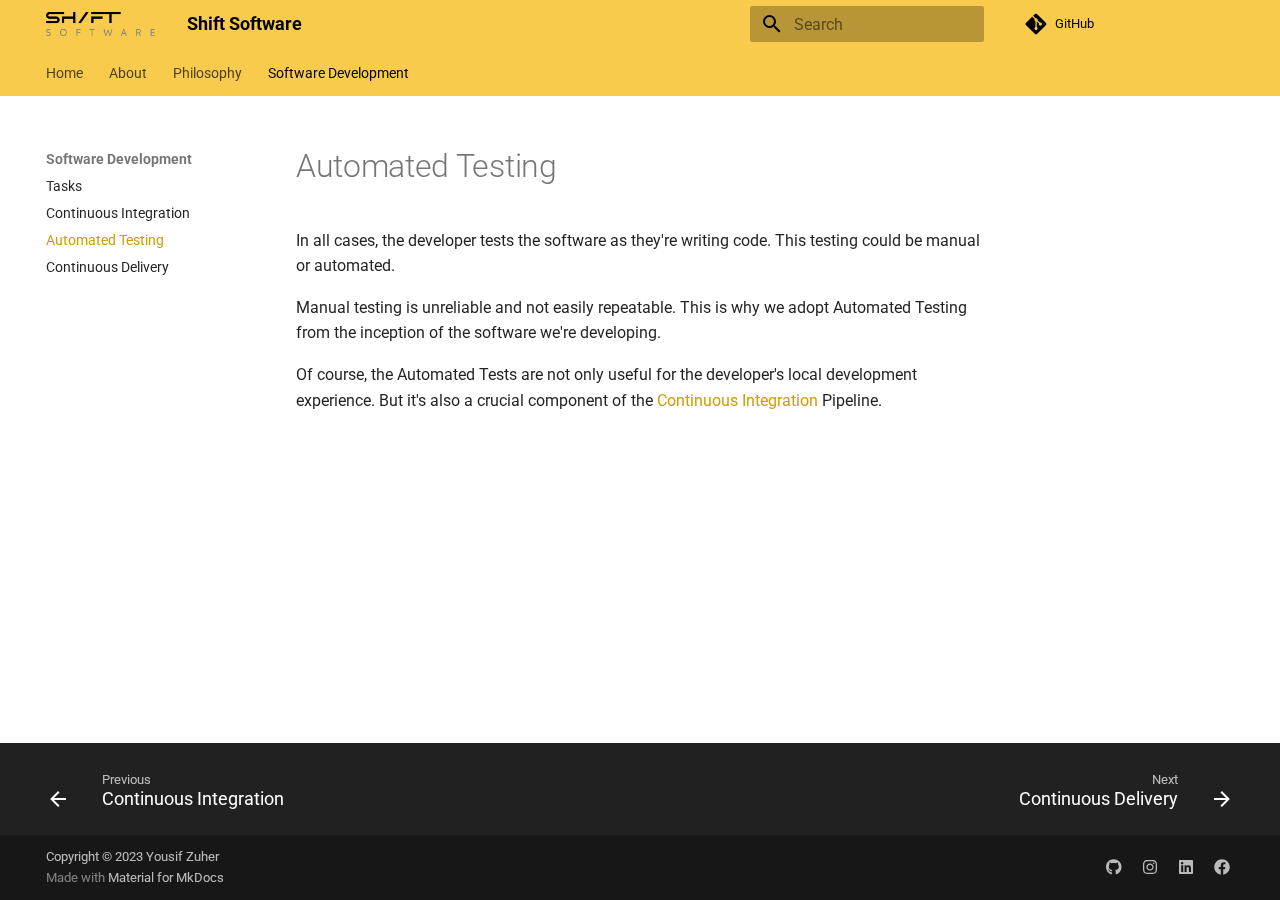
<file: software-development/automated-testing/index.html>
<!doctype html>
<html lang="en" class="no-js">
  <head>
    
      <meta charset="utf-8">
      <meta name="viewport" content="width=device-width,initial-scale=1">
      
      
      
      
        <link rel="prev" href="../continuous-integration/">
      
      
        <link rel="next" href="../continuous-delivery/">
      
      <link rel="icon" href="../../images/favicon.png">
      <meta name="generator" content="mkdocs-1.5.2, mkdocs-material-9.1.21">
    
    
      
        <title>Automated Testing - Shift Software</title>
      
    
    
      <link rel="stylesheet" href="../../assets/stylesheets/main.eebd395e.min.css">
      
        
        <link rel="stylesheet" href="../../assets/stylesheets/palette.ecc896b0.min.css">
      
      

    
    
    
      
        
        
        <link rel="preconnect" href="https://fonts.gstatic.com" crossorigin>
        <link rel="stylesheet" href="https://fonts.googleapis.com/css?family=Roboto:300,300i,400,400i,700,700i%7CRoboto+Mono:400,400i,700,700i&display=fallback">
        <style>:root{--md-text-font:"Roboto";--md-code-font:"Roboto Mono"}</style>
      
    
    
      <link rel="stylesheet" href="../../stylesheets/extra.css">
    
    <script>__md_scope=new URL("../..",location),__md_hash=e=>[...e].reduce((e,_)=>(e<<5)-e+_.charCodeAt(0),0),__md_get=(e,_=localStorage,t=__md_scope)=>JSON.parse(_.getItem(t.pathname+"."+e)),__md_set=(e,_,t=localStorage,a=__md_scope)=>{try{t.setItem(a.pathname+"."+e,JSON.stringify(_))}catch(e){}}</script>
    
      

    
    
    
  </head>
  
  
    
    
    
    
    
    <body dir="ltr" data-md-color-scheme="default" data-md-color-primary="amber" data-md-color-accent="indigo">
  
    
    
    <input class="md-toggle" data-md-toggle="drawer" type="checkbox" id="__drawer" autocomplete="off">
    <input class="md-toggle" data-md-toggle="search" type="checkbox" id="__search" autocomplete="off">
    <label class="md-overlay" for="__drawer"></label>
    <div data-md-component="skip">
      
        
        <a href="#automated-testing" class="md-skip">
          Skip to content
        </a>
      
    </div>
    <div data-md-component="announce">
      
    </div>
    
    
      

<header class="md-header" data-md-component="header">
  <nav class="md-header__inner md-grid" aria-label="Header">
    <a href="../.." title="Shift Software" class="md-header__button md-logo" aria-label="Shift Software" data-md-component="logo">
      
  <img src="../../assets/shift logo.png" alt="logo">

    </a>
    <label class="md-header__button md-icon" for="__drawer">
      <svg xmlns="http://www.w3.org/2000/svg" viewBox="0 0 24 24"><path d="M3 6h18v2H3V6m0 5h18v2H3v-2m0 5h18v2H3v-2Z"/></svg>
    </label>
    <div class="md-header__title" data-md-component="header-title">
      <div class="md-header__ellipsis">
        <div class="md-header__topic">
          <span class="md-ellipsis">
            Shift Software
          </span>
        </div>
        <div class="md-header__topic" data-md-component="header-topic">
          <span class="md-ellipsis">
            
              Automated Testing
            
          </span>
        </div>
      </div>
    </div>
    
      
    
    
    
      <label class="md-header__button md-icon" for="__search">
        <svg xmlns="http://www.w3.org/2000/svg" viewBox="0 0 24 24"><path d="M9.5 3A6.5 6.5 0 0 1 16 9.5c0 1.61-.59 3.09-1.56 4.23l.27.27h.79l5 5-1.5 1.5-5-5v-.79l-.27-.27A6.516 6.516 0 0 1 9.5 16 6.5 6.5 0 0 1 3 9.5 6.5 6.5 0 0 1 9.5 3m0 2C7 5 5 7 5 9.5S7 14 9.5 14 14 12 14 9.5 12 5 9.5 5Z"/></svg>
      </label>
      <div class="md-search" data-md-component="search" role="dialog">
  <label class="md-search__overlay" for="__search"></label>
  <div class="md-search__inner" role="search">
    <form class="md-search__form" name="search">
      <input type="text" class="md-search__input" name="query" aria-label="Search" placeholder="Search" autocapitalize="off" autocorrect="off" autocomplete="off" spellcheck="false" data-md-component="search-query" required>
      <label class="md-search__icon md-icon" for="__search">
        <svg xmlns="http://www.w3.org/2000/svg" viewBox="0 0 24 24"><path d="M9.5 3A6.5 6.5 0 0 1 16 9.5c0 1.61-.59 3.09-1.56 4.23l.27.27h.79l5 5-1.5 1.5-5-5v-.79l-.27-.27A6.516 6.516 0 0 1 9.5 16 6.5 6.5 0 0 1 3 9.5 6.5 6.5 0 0 1 9.5 3m0 2C7 5 5 7 5 9.5S7 14 9.5 14 14 12 14 9.5 12 5 9.5 5Z"/></svg>
        <svg xmlns="http://www.w3.org/2000/svg" viewBox="0 0 24 24"><path d="M20 11v2H8l5.5 5.5-1.42 1.42L4.16 12l7.92-7.92L13.5 5.5 8 11h12Z"/></svg>
      </label>
      <nav class="md-search__options" aria-label="Search">
        
        <button type="reset" class="md-search__icon md-icon" title="Clear" aria-label="Clear" tabindex="-1">
          <svg xmlns="http://www.w3.org/2000/svg" viewBox="0 0 24 24"><path d="M19 6.41 17.59 5 12 10.59 6.41 5 5 6.41 10.59 12 5 17.59 6.41 19 12 13.41 17.59 19 19 17.59 13.41 12 19 6.41Z"/></svg>
        </button>
      </nav>
      
    </form>
    <div class="md-search__output">
      <div class="md-search__scrollwrap" data-md-scrollfix>
        <div class="md-search-result" data-md-component="search-result">
          <div class="md-search-result__meta">
            Initializing search
          </div>
          <ol class="md-search-result__list" role="presentation"></ol>
        </div>
      </div>
    </div>
  </div>
</div>
    
    
      <div class="md-header__source">
        <a href="https://github.com/Yousif001/Shift.software-clone" title="Go to repository" class="md-source" data-md-component="source">
  <div class="md-source__icon md-icon">
    
    <svg xmlns="http://www.w3.org/2000/svg" viewBox="0 0 448 512"><!--! Font Awesome Free 6.4.0 by @fontawesome - https://fontawesome.com License - https://fontawesome.com/license/free (Icons: CC BY 4.0, Fonts: SIL OFL 1.1, Code: MIT License) Copyright 2023 Fonticons, Inc.--><path d="M439.55 236.05 244 40.45a28.87 28.87 0 0 0-40.81 0l-40.66 40.63 51.52 51.52c27.06-9.14 52.68 16.77 43.39 43.68l49.66 49.66c34.23-11.8 61.18 31 35.47 56.69-26.49 26.49-70.21-2.87-56-37.34L240.22 199v121.85c25.3 12.54 22.26 41.85 9.08 55a34.34 34.34 0 0 1-48.55 0c-17.57-17.6-11.07-46.91 11.25-56v-123c-20.8-8.51-24.6-30.74-18.64-45L142.57 101 8.45 235.14a28.86 28.86 0 0 0 0 40.81l195.61 195.6a28.86 28.86 0 0 0 40.8 0l194.69-194.69a28.86 28.86 0 0 0 0-40.81z"/></svg>
  </div>
  <div class="md-source__repository">
    GitHub
  </div>
</a>
      </div>
    
  </nav>
  
</header>
    
    <div class="md-container" data-md-component="container">
      
      
        
          
            
<nav class="md-tabs" aria-label="Tabs" data-md-component="tabs">
  <div class="md-grid">
    <ul class="md-tabs__list">
      
        
  
  


  <li class="md-tabs__item">
    <a href="../.." class="md-tabs__link">
      Home
    </a>
  </li>

      
        
  
  


  
  
  
    <li class="md-tabs__item">
      <a href="../../about/strategy-and-vision/" class="md-tabs__link">
        About
      </a>
    </li>
  

      
        
  
  


  
  
  
    <li class="md-tabs__item">
      <a href="../../Philosophy/philosophy/" class="md-tabs__link">
        Philosophy
      </a>
    </li>
  

      
        
  
  
    
  


  
  
  
    <li class="md-tabs__item">
      <a href="../tasks/" class="md-tabs__link md-tabs__link--active">
        Software Development
      </a>
    </li>
  

      
    </ul>
  </div>
</nav>
          
        
      
      <main class="md-main" data-md-component="main">
        <div class="md-main__inner md-grid">
          
            
              
              <div class="md-sidebar md-sidebar--primary" data-md-component="sidebar" data-md-type="navigation" >
                <div class="md-sidebar__scrollwrap">
                  <div class="md-sidebar__inner">
                    

  


<nav class="md-nav md-nav--primary md-nav--lifted" aria-label="Navigation" data-md-level="0">
  <label class="md-nav__title" for="__drawer">
    <a href="../.." title="Shift Software" class="md-nav__button md-logo" aria-label="Shift Software" data-md-component="logo">
      
  <img src="../../assets/shift logo.png" alt="logo">

    </a>
    Shift Software
  </label>
  
    <div class="md-nav__source">
      <a href="https://github.com/Yousif001/Shift.software-clone" title="Go to repository" class="md-source" data-md-component="source">
  <div class="md-source__icon md-icon">
    
    <svg xmlns="http://www.w3.org/2000/svg" viewBox="0 0 448 512"><!--! Font Awesome Free 6.4.0 by @fontawesome - https://fontawesome.com License - https://fontawesome.com/license/free (Icons: CC BY 4.0, Fonts: SIL OFL 1.1, Code: MIT License) Copyright 2023 Fonticons, Inc.--><path d="M439.55 236.05 244 40.45a28.87 28.87 0 0 0-40.81 0l-40.66 40.63 51.52 51.52c27.06-9.14 52.68 16.77 43.39 43.68l49.66 49.66c34.23-11.8 61.18 31 35.47 56.69-26.49 26.49-70.21-2.87-56-37.34L240.22 199v121.85c25.3 12.54 22.26 41.85 9.08 55a34.34 34.34 0 0 1-48.55 0c-17.57-17.6-11.07-46.91 11.25-56v-123c-20.8-8.51-24.6-30.74-18.64-45L142.57 101 8.45 235.14a28.86 28.86 0 0 0 0 40.81l195.61 195.6a28.86 28.86 0 0 0 40.8 0l194.69-194.69a28.86 28.86 0 0 0 0-40.81z"/></svg>
  </div>
  <div class="md-source__repository">
    GitHub
  </div>
</a>
    </div>
  
  <ul class="md-nav__list" data-md-scrollfix>
    
      
      
      

  
  
  
    <li class="md-nav__item">
      <a href="../.." class="md-nav__link">
        Home
      </a>
    </li>
  

    
      
      
      

  
  
  
    
    <li class="md-nav__item md-nav__item--nested">
      
      
      
      
      <input class="md-nav__toggle md-toggle " type="checkbox" id="__nav_2" >
      
      
        
          
        
          
        
          
        
      
      
        <label class="md-nav__link" for="__nav_2" id="__nav_2_label" tabindex="0">
          About
          <span class="md-nav__icon md-icon"></span>
        </label>
      
      <nav class="md-nav" data-md-level="1" aria-labelledby="__nav_2_label" aria-expanded="false">
        <label class="md-nav__title" for="__nav_2">
          <span class="md-nav__icon md-icon"></span>
          About
        </label>
        <ul class="md-nav__list" data-md-scrollfix>
          
            
              
  
  
  
    <li class="md-nav__item">
      <a href="../../about/strategy-and-vision/" class="md-nav__link">
        Strategy & Vision
      </a>
    </li>
  

            
          
            
              
  
  
  
    <li class="md-nav__item">
      <a href="../../about/code-of-conduct/" class="md-nav__link">
        Code of Conduct
      </a>
    </li>
  

            
          
            
              
  
  
  
    <li class="md-nav__item">
      <a href="../../about/Developers/" class="md-nav__link">
        Developers
      </a>
    </li>
  

            
          
        </ul>
      </nav>
    </li>
  

    
      
      
      

  
  
  
    
    <li class="md-nav__item md-nav__item--nested">
      
      
      
      
      <input class="md-nav__toggle md-toggle " type="checkbox" id="__nav_3" >
      
      
        
          
        
          
        
      
      
        <label class="md-nav__link" for="__nav_3" id="__nav_3_label" tabindex="0">
          Philosophy
          <span class="md-nav__icon md-icon"></span>
        </label>
      
      <nav class="md-nav" data-md-level="1" aria-labelledby="__nav_3_label" aria-expanded="false">
        <label class="md-nav__title" for="__nav_3">
          <span class="md-nav__icon md-icon"></span>
          Philosophy
        </label>
        <ul class="md-nav__list" data-md-scrollfix>
          
            
              
  
  
  
    <li class="md-nav__item">
      <a href="../../Philosophy/philosophy/" class="md-nav__link">
        Philosophy
      </a>
    </li>
  

            
          
            
              
  
  
  
    <li class="md-nav__item">
      <a href="../../Philosophy/characteristics/" class="md-nav__link">
        Characteristics
      </a>
    </li>
  

            
          
        </ul>
      </nav>
    </li>
  

    
      
      
      

  
  
    
  
  
    
    <li class="md-nav__item md-nav__item--active md-nav__item--nested">
      
      
      
      
      <input class="md-nav__toggle md-toggle " type="checkbox" id="__nav_4" checked>
      
      
        
          
        
          
        
          
        
          
        
      
      
        <label class="md-nav__link" for="__nav_4" id="__nav_4_label" tabindex="0">
          Software Development
          <span class="md-nav__icon md-icon"></span>
        </label>
      
      <nav class="md-nav" data-md-level="1" aria-labelledby="__nav_4_label" aria-expanded="true">
        <label class="md-nav__title" for="__nav_4">
          <span class="md-nav__icon md-icon"></span>
          Software Development
        </label>
        <ul class="md-nav__list" data-md-scrollfix>
          
            
              
  
  
  
    <li class="md-nav__item">
      <a href="../tasks/" class="md-nav__link">
        Tasks
      </a>
    </li>
  

            
          
            
              
  
  
  
    <li class="md-nav__item">
      <a href="../continuous-integration/" class="md-nav__link">
        Continuous Integration
      </a>
    </li>
  

            
          
            
              
  
  
    
  
  
    <li class="md-nav__item md-nav__item--active">
      
      <input class="md-nav__toggle md-toggle" type="checkbox" id="__toc">
      
      
        
      
      
      <a href="./" class="md-nav__link md-nav__link--active">
        Automated Testing
      </a>
      
    </li>
  

            
          
            
              
  
  
  
    <li class="md-nav__item">
      <a href="../continuous-delivery/" class="md-nav__link">
        Continuous Delivery
      </a>
    </li>
  

            
          
        </ul>
      </nav>
    </li>
  

    
  </ul>
</nav>
                  </div>
                </div>
              </div>
            
            
              
              <div class="md-sidebar md-sidebar--secondary" data-md-component="sidebar" data-md-type="toc" >
                <div class="md-sidebar__scrollwrap">
                  <div class="md-sidebar__inner">
                    

<nav class="md-nav md-nav--secondary" aria-label="Table of contents">
  
  
  
    
  
  
</nav>
                  </div>
                </div>
              </div>
            
          
          
            <div class="md-content" data-md-component="content">
              <article class="md-content__inner md-typeset">
                
                  

  
  


<h1 id="automated-testing">Automated Testing</h1>
<p>In all cases, the developer tests the software as they're writing code. 
This testing could be manual or automated.</p>
<p>Manual testing is unreliable and not easily repeatable. 
This is why we adopt Automated Testing from the inception of the software we're developing.</p>
<p>Of course, the Automated Tests are not only useful for the developer's local development experience. 
But it's also a crucial component of the <a href="../continuous-integration/">Continuous Integration</a> Pipeline.</p>





                
              </article>
            </div>
          
          
        </div>
        
      </main>
      
        <footer class="md-footer">
  
    
      
      <nav class="md-footer__inner md-grid" aria-label="Footer" >
        
          
          <a href="../continuous-integration/" class="md-footer__link md-footer__link--prev" aria-label="Previous: Continuous Integration" rel="prev">
            <div class="md-footer__button md-icon">
              <svg xmlns="http://www.w3.org/2000/svg" viewBox="0 0 24 24"><path d="M20 11v2H8l5.5 5.5-1.42 1.42L4.16 12l7.92-7.92L13.5 5.5 8 11h12Z"/></svg>
            </div>
            <div class="md-footer__title">
              <span class="md-footer__direction">
                Previous
              </span>
              <div class="md-ellipsis">
                Continuous Integration
              </div>
            </div>
          </a>
        
        
          
          <a href="../continuous-delivery/" class="md-footer__link md-footer__link--next" aria-label="Next: Continuous Delivery" rel="next">
            <div class="md-footer__title">
              <span class="md-footer__direction">
                Next
              </span>
              <div class="md-ellipsis">
                Continuous Delivery
              </div>
            </div>
            <div class="md-footer__button md-icon">
              <svg xmlns="http://www.w3.org/2000/svg" viewBox="0 0 24 24"><path d="M4 11v2h12l-5.5 5.5 1.42 1.42L19.84 12l-7.92-7.92L10.5 5.5 16 11H4Z"/></svg>
            </div>
          </a>
        
      </nav>
    
  
  <div class="md-footer-meta md-typeset">
    <div class="md-footer-meta__inner md-grid">
      <div class="md-copyright">
  
    <div class="md-copyright__highlight">
      Copyright &copy; 2023 Yousif Zuher
    </div>
  
  
    Made with
    <a href="https://squidfunk.github.io/mkdocs-material/" target="_blank" rel="noopener">
      Material for MkDocs
    </a>
  
</div>
      
        <div class="md-social">
  
    
    
    
    
      
      
    
    <a href="https://github.com/ShiftSoftware" target="_blank" rel="noopener" title="github.com" class="md-social__link">
      <svg xmlns="http://www.w3.org/2000/svg" viewBox="0 0 496 512"><!--! Font Awesome Free 6.4.0 by @fontawesome - https://fontawesome.com License - https://fontawesome.com/license/free (Icons: CC BY 4.0, Fonts: SIL OFL 1.1, Code: MIT License) Copyright 2023 Fonticons, Inc.--><path d="M165.9 397.4c0 2-2.3 3.6-5.2 3.6-3.3.3-5.6-1.3-5.6-3.6 0-2 2.3-3.6 5.2-3.6 3-.3 5.6 1.3 5.6 3.6zm-31.1-4.5c-.7 2 1.3 4.3 4.3 4.9 2.6 1 5.6 0 6.2-2s-1.3-4.3-4.3-5.2c-2.6-.7-5.5.3-6.2 2.3zm44.2-1.7c-2.9.7-4.9 2.6-4.6 4.9.3 2 2.9 3.3 5.9 2.6 2.9-.7 4.9-2.6 4.6-4.6-.3-1.9-3-3.2-5.9-2.9zM244.8 8C106.1 8 0 113.3 0 252c0 110.9 69.8 205.8 169.5 239.2 12.8 2.3 17.3-5.6 17.3-12.1 0-6.2-.3-40.4-.3-61.4 0 0-70 15-84.7-29.8 0 0-11.4-29.1-27.8-36.6 0 0-22.9-15.7 1.6-15.4 0 0 24.9 2 38.6 25.8 21.9 38.6 58.6 27.5 72.9 20.9 2.3-16 8.8-27.1 16-33.7-55.9-6.2-112.3-14.3-112.3-110.5 0-27.5 7.6-41.3 23.6-58.9-2.6-6.5-11.1-33.3 2.6-67.9 20.9-6.5 69 27 69 27 20-5.6 41.5-8.5 62.8-8.5s42.8 2.9 62.8 8.5c0 0 48.1-33.6 69-27 13.7 34.7 5.2 61.4 2.6 67.9 16 17.7 25.8 31.5 25.8 58.9 0 96.5-58.9 104.2-114.8 110.5 9.2 7.9 17 22.9 17 46.4 0 33.7-.3 75.4-.3 83.6 0 6.5 4.6 14.4 17.3 12.1C428.2 457.8 496 362.9 496 252 496 113.3 383.5 8 244.8 8zM97.2 352.9c-1.3 1-1 3.3.7 5.2 1.6 1.6 3.9 2.3 5.2 1 1.3-1 1-3.3-.7-5.2-1.6-1.6-3.9-2.3-5.2-1zm-10.8-8.1c-.7 1.3.3 2.9 2.3 3.9 1.6 1 3.6.7 4.3-.7.7-1.3-.3-2.9-2.3-3.9-2-.6-3.6-.3-4.3.7zm32.4 35.6c-1.6 1.3-1 4.3 1.3 6.2 2.3 2.3 5.2 2.6 6.5 1 1.3-1.3.7-4.3-1.3-6.2-2.2-2.3-5.2-2.6-6.5-1zm-11.4-14.7c-1.6 1-1.6 3.6 0 5.9 1.6 2.3 4.3 3.3 5.6 2.3 1.6-1.3 1.6-3.9 0-6.2-1.4-2.3-4-3.3-5.6-2z"/></svg>
    </a>
  
    
    
    
    
      
      
    
    <a href="https://www.instagram.com/shift.software" target="_blank" rel="noopener" title="www.instagram.com" class="md-social__link">
      <svg xmlns="http://www.w3.org/2000/svg" viewBox="0 0 448 512"><!--! Font Awesome Free 6.4.0 by @fontawesome - https://fontawesome.com License - https://fontawesome.com/license/free (Icons: CC BY 4.0, Fonts: SIL OFL 1.1, Code: MIT License) Copyright 2023 Fonticons, Inc.--><path d="M224.1 141c-63.6 0-114.9 51.3-114.9 114.9s51.3 114.9 114.9 114.9S339 319.5 339 255.9 287.7 141 224.1 141zm0 189.6c-41.1 0-74.7-33.5-74.7-74.7s33.5-74.7 74.7-74.7 74.7 33.5 74.7 74.7-33.6 74.7-74.7 74.7zm146.4-194.3c0 14.9-12 26.8-26.8 26.8-14.9 0-26.8-12-26.8-26.8s12-26.8 26.8-26.8 26.8 12 26.8 26.8zm76.1 27.2c-1.7-35.9-9.9-67.7-36.2-93.9-26.2-26.2-58-34.4-93.9-36.2-37-2.1-147.9-2.1-184.9 0-35.8 1.7-67.6 9.9-93.9 36.1s-34.4 58-36.2 93.9c-2.1 37-2.1 147.9 0 184.9 1.7 35.9 9.9 67.7 36.2 93.9s58 34.4 93.9 36.2c37 2.1 147.9 2.1 184.9 0 35.9-1.7 67.7-9.9 93.9-36.2 26.2-26.2 34.4-58 36.2-93.9 2.1-37 2.1-147.8 0-184.8zM398.8 388c-7.8 19.6-22.9 34.7-42.6 42.6-29.5 11.7-99.5 9-132.1 9s-102.7 2.6-132.1-9c-19.6-7.8-34.7-22.9-42.6-42.6-11.7-29.5-9-99.5-9-132.1s-2.6-102.7 9-132.1c7.8-19.6 22.9-34.7 42.6-42.6 29.5-11.7 99.5-9 132.1-9s102.7-2.6 132.1 9c19.6 7.8 34.7 22.9 42.6 42.6 11.7 29.5 9 99.5 9 132.1s2.7 102.7-9 132.1z"/></svg>
    </a>
  
    
    
    
    
      
      
    
    <a href="https://www.linkedin.com/company/shift-software" target="_blank" rel="noopener" title="www.linkedin.com" class="md-social__link">
      <svg xmlns="http://www.w3.org/2000/svg" viewBox="0 0 448 512"><!--! Font Awesome Free 6.4.0 by @fontawesome - https://fontawesome.com License - https://fontawesome.com/license/free (Icons: CC BY 4.0, Fonts: SIL OFL 1.1, Code: MIT License) Copyright 2023 Fonticons, Inc.--><path d="M416 32H31.9C14.3 32 0 46.5 0 64.3v383.4C0 465.5 14.3 480 31.9 480H416c17.6 0 32-14.5 32-32.3V64.3c0-17.8-14.4-32.3-32-32.3zM135.4 416H69V202.2h66.5V416zm-33.2-243c-21.3 0-38.5-17.3-38.5-38.5S80.9 96 102.2 96c21.2 0 38.5 17.3 38.5 38.5 0 21.3-17.2 38.5-38.5 38.5zm282.1 243h-66.4V312c0-24.8-.5-56.7-34.5-56.7-34.6 0-39.9 27-39.9 54.9V416h-66.4V202.2h63.7v29.2h.9c8.9-16.8 30.6-34.5 62.9-34.5 67.2 0 79.7 44.3 79.7 101.9V416z"/></svg>
    </a>
  
    
    
    
    
      
      
    
    <a href="https://www.facebook.com/the.shift.software" target="_blank" rel="noopener" title="www.facebook.com" class="md-social__link">
      <svg xmlns="http://www.w3.org/2000/svg" viewBox="0 0 512 512"><!--! Font Awesome Free 6.4.0 by @fontawesome - https://fontawesome.com License - https://fontawesome.com/license/free (Icons: CC BY 4.0, Fonts: SIL OFL 1.1, Code: MIT License) Copyright 2023 Fonticons, Inc.--><path d="M504 256C504 119 393 8 256 8S8 119 8 256c0 123.78 90.69 226.38 209.25 245V327.69h-63V256h63v-54.64c0-62.15 37-96.48 93.67-96.48 27.14 0 55.52 4.84 55.52 4.84v61h-31.28c-30.8 0-40.41 19.12-40.41 38.73V256h68.78l-11 71.69h-57.78V501C413.31 482.38 504 379.78 504 256z"/></svg>
    </a>
  
</div>
      
    </div>
  </div>
</footer>
      
    </div>
    <div class="md-dialog" data-md-component="dialog">
      <div class="md-dialog__inner md-typeset"></div>
    </div>
    
    <script id="__config" type="application/json">{"base": "../..", "features": ["navigation.tabs", "navigation.indexes", "navigation.sections", "navigation.footer"], "search": "../../assets/javascripts/workers/search.74e28a9f.min.js", "translations": {"clipboard.copied": "Copied to clipboard", "clipboard.copy": "Copy to clipboard", "search.result.more.one": "1 more on this page", "search.result.more.other": "# more on this page", "search.result.none": "No matching documents", "search.result.one": "1 matching document", "search.result.other": "# matching documents", "search.result.placeholder": "Type to start searching", "search.result.term.missing": "Missing", "select.version": "Select version"}}</script>
    
    
      <script src="../../assets/javascripts/bundle.220ee61c.min.js"></script>
      
    
  </body>
</html>
</file>
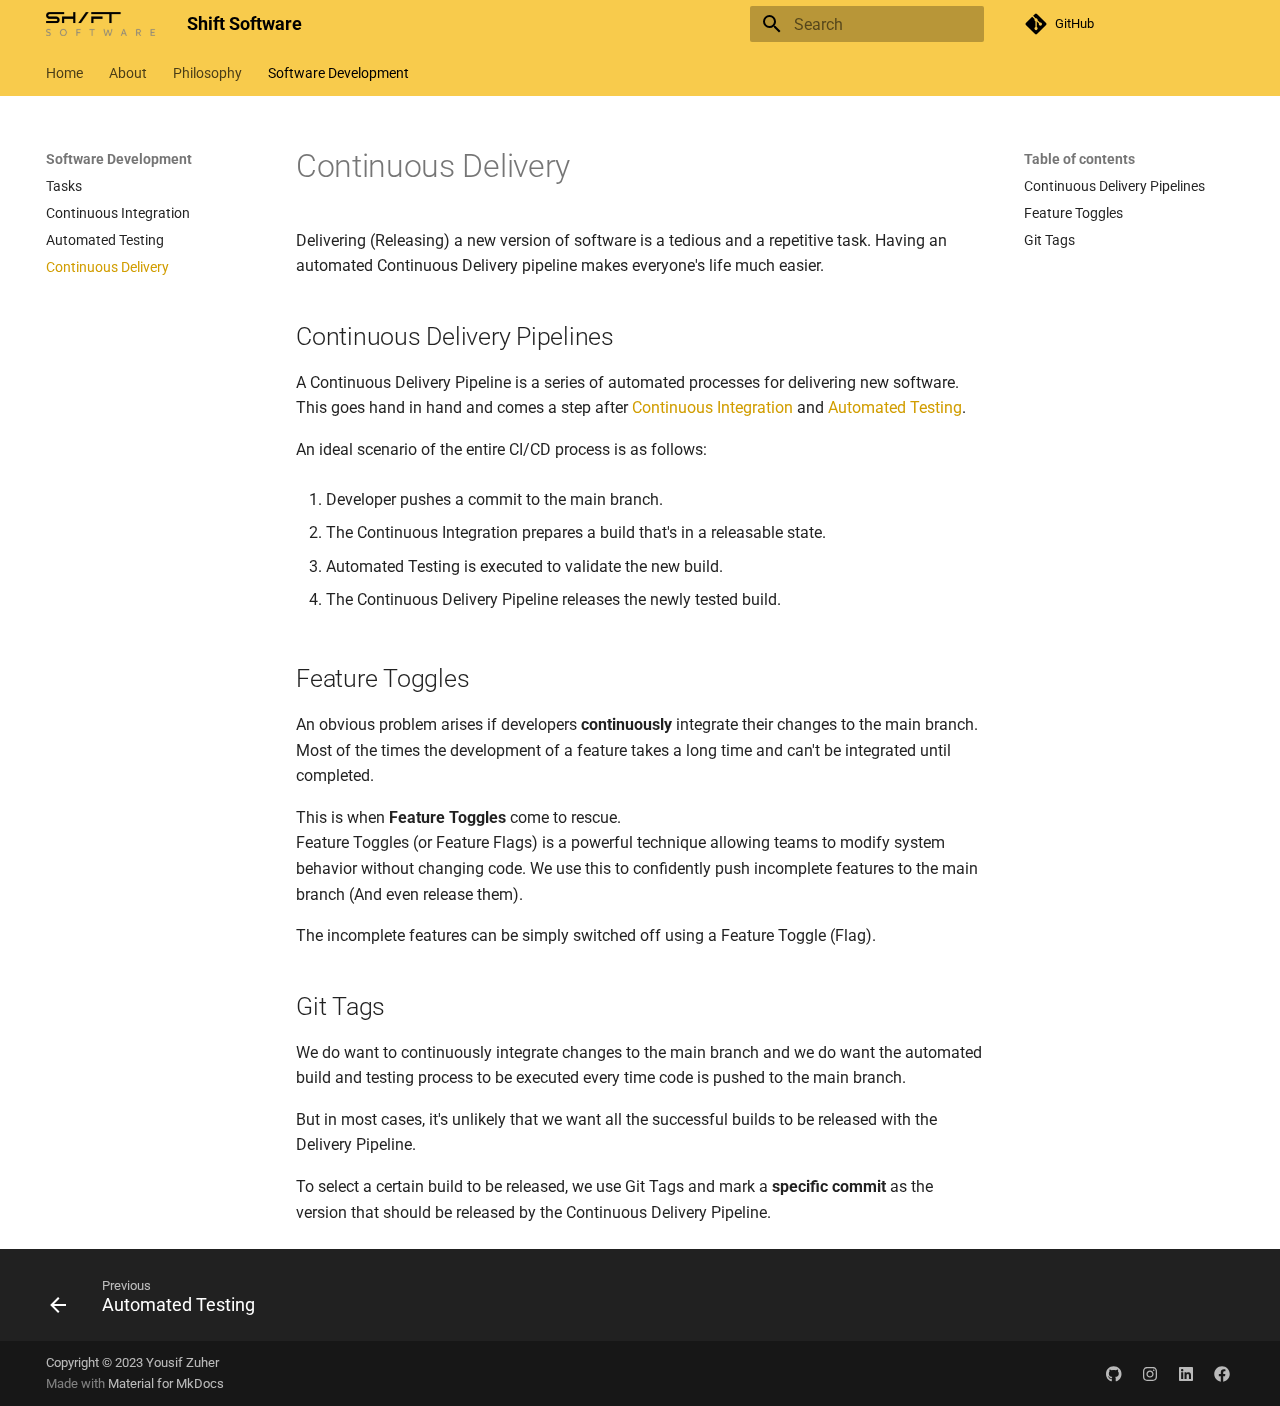
<file: software-development/continuous-delivery/index.html>
<!doctype html>
<html lang="en" class="no-js">
  <head>
    
      <meta charset="utf-8">
      <meta name="viewport" content="width=device-width,initial-scale=1">
      
      
      
      
        <link rel="prev" href="../automated-testing/">
      
      
      <link rel="icon" href="../../images/favicon.png">
      <meta name="generator" content="mkdocs-1.5.2, mkdocs-material-9.1.21">
    
    
      
        <title>Continuous Delivery - Shift Software</title>
      
    
    
      <link rel="stylesheet" href="../../assets/stylesheets/main.eebd395e.min.css">
      
        
        <link rel="stylesheet" href="../../assets/stylesheets/palette.ecc896b0.min.css">
      
      

    
    
    
      
        
        
        <link rel="preconnect" href="https://fonts.gstatic.com" crossorigin>
        <link rel="stylesheet" href="https://fonts.googleapis.com/css?family=Roboto:300,300i,400,400i,700,700i%7CRoboto+Mono:400,400i,700,700i&display=fallback">
        <style>:root{--md-text-font:"Roboto";--md-code-font:"Roboto Mono"}</style>
      
    
    
      <link rel="stylesheet" href="../../stylesheets/extra.css">
    
    <script>__md_scope=new URL("../..",location),__md_hash=e=>[...e].reduce((e,_)=>(e<<5)-e+_.charCodeAt(0),0),__md_get=(e,_=localStorage,t=__md_scope)=>JSON.parse(_.getItem(t.pathname+"."+e)),__md_set=(e,_,t=localStorage,a=__md_scope)=>{try{t.setItem(a.pathname+"."+e,JSON.stringify(_))}catch(e){}}</script>
    
      

    
    
    
  </head>
  
  
    
    
    
    
    
    <body dir="ltr" data-md-color-scheme="default" data-md-color-primary="amber" data-md-color-accent="indigo">
  
    
    
    <input class="md-toggle" data-md-toggle="drawer" type="checkbox" id="__drawer" autocomplete="off">
    <input class="md-toggle" data-md-toggle="search" type="checkbox" id="__search" autocomplete="off">
    <label class="md-overlay" for="__drawer"></label>
    <div data-md-component="skip">
      
        
        <a href="#continuous-delivery" class="md-skip">
          Skip to content
        </a>
      
    </div>
    <div data-md-component="announce">
      
    </div>
    
    
      

<header class="md-header" data-md-component="header">
  <nav class="md-header__inner md-grid" aria-label="Header">
    <a href="../.." title="Shift Software" class="md-header__button md-logo" aria-label="Shift Software" data-md-component="logo">
      
  <img src="../../assets/shift logo.png" alt="logo">

    </a>
    <label class="md-header__button md-icon" for="__drawer">
      <svg xmlns="http://www.w3.org/2000/svg" viewBox="0 0 24 24"><path d="M3 6h18v2H3V6m0 5h18v2H3v-2m0 5h18v2H3v-2Z"/></svg>
    </label>
    <div class="md-header__title" data-md-component="header-title">
      <div class="md-header__ellipsis">
        <div class="md-header__topic">
          <span class="md-ellipsis">
            Shift Software
          </span>
        </div>
        <div class="md-header__topic" data-md-component="header-topic">
          <span class="md-ellipsis">
            
              Continuous Delivery
            
          </span>
        </div>
      </div>
    </div>
    
      
    
    
    
      <label class="md-header__button md-icon" for="__search">
        <svg xmlns="http://www.w3.org/2000/svg" viewBox="0 0 24 24"><path d="M9.5 3A6.5 6.5 0 0 1 16 9.5c0 1.61-.59 3.09-1.56 4.23l.27.27h.79l5 5-1.5 1.5-5-5v-.79l-.27-.27A6.516 6.516 0 0 1 9.5 16 6.5 6.5 0 0 1 3 9.5 6.5 6.5 0 0 1 9.5 3m0 2C7 5 5 7 5 9.5S7 14 9.5 14 14 12 14 9.5 12 5 9.5 5Z"/></svg>
      </label>
      <div class="md-search" data-md-component="search" role="dialog">
  <label class="md-search__overlay" for="__search"></label>
  <div class="md-search__inner" role="search">
    <form class="md-search__form" name="search">
      <input type="text" class="md-search__input" name="query" aria-label="Search" placeholder="Search" autocapitalize="off" autocorrect="off" autocomplete="off" spellcheck="false" data-md-component="search-query" required>
      <label class="md-search__icon md-icon" for="__search">
        <svg xmlns="http://www.w3.org/2000/svg" viewBox="0 0 24 24"><path d="M9.5 3A6.5 6.5 0 0 1 16 9.5c0 1.61-.59 3.09-1.56 4.23l.27.27h.79l5 5-1.5 1.5-5-5v-.79l-.27-.27A6.516 6.516 0 0 1 9.5 16 6.5 6.5 0 0 1 3 9.5 6.5 6.5 0 0 1 9.5 3m0 2C7 5 5 7 5 9.5S7 14 9.5 14 14 12 14 9.5 12 5 9.5 5Z"/></svg>
        <svg xmlns="http://www.w3.org/2000/svg" viewBox="0 0 24 24"><path d="M20 11v2H8l5.5 5.5-1.42 1.42L4.16 12l7.92-7.92L13.5 5.5 8 11h12Z"/></svg>
      </label>
      <nav class="md-search__options" aria-label="Search">
        
        <button type="reset" class="md-search__icon md-icon" title="Clear" aria-label="Clear" tabindex="-1">
          <svg xmlns="http://www.w3.org/2000/svg" viewBox="0 0 24 24"><path d="M19 6.41 17.59 5 12 10.59 6.41 5 5 6.41 10.59 12 5 17.59 6.41 19 12 13.41 17.59 19 19 17.59 13.41 12 19 6.41Z"/></svg>
        </button>
      </nav>
      
    </form>
    <div class="md-search__output">
      <div class="md-search__scrollwrap" data-md-scrollfix>
        <div class="md-search-result" data-md-component="search-result">
          <div class="md-search-result__meta">
            Initializing search
          </div>
          <ol class="md-search-result__list" role="presentation"></ol>
        </div>
      </div>
    </div>
  </div>
</div>
    
    
      <div class="md-header__source">
        <a href="https://github.com/Yousif001/Shift.software-clone" title="Go to repository" class="md-source" data-md-component="source">
  <div class="md-source__icon md-icon">
    
    <svg xmlns="http://www.w3.org/2000/svg" viewBox="0 0 448 512"><!--! Font Awesome Free 6.4.0 by @fontawesome - https://fontawesome.com License - https://fontawesome.com/license/free (Icons: CC BY 4.0, Fonts: SIL OFL 1.1, Code: MIT License) Copyright 2023 Fonticons, Inc.--><path d="M439.55 236.05 244 40.45a28.87 28.87 0 0 0-40.81 0l-40.66 40.63 51.52 51.52c27.06-9.14 52.68 16.77 43.39 43.68l49.66 49.66c34.23-11.8 61.18 31 35.47 56.69-26.49 26.49-70.21-2.87-56-37.34L240.22 199v121.85c25.3 12.54 22.26 41.85 9.08 55a34.34 34.34 0 0 1-48.55 0c-17.57-17.6-11.07-46.91 11.25-56v-123c-20.8-8.51-24.6-30.74-18.64-45L142.57 101 8.45 235.14a28.86 28.86 0 0 0 0 40.81l195.61 195.6a28.86 28.86 0 0 0 40.8 0l194.69-194.69a28.86 28.86 0 0 0 0-40.81z"/></svg>
  </div>
  <div class="md-source__repository">
    GitHub
  </div>
</a>
      </div>
    
  </nav>
  
</header>
    
    <div class="md-container" data-md-component="container">
      
      
        
          
            
<nav class="md-tabs" aria-label="Tabs" data-md-component="tabs">
  <div class="md-grid">
    <ul class="md-tabs__list">
      
        
  
  


  <li class="md-tabs__item">
    <a href="../.." class="md-tabs__link">
      Home
    </a>
  </li>

      
        
  
  


  
  
  
    <li class="md-tabs__item">
      <a href="../../about/strategy-and-vision/" class="md-tabs__link">
        About
      </a>
    </li>
  

      
        
  
  


  
  
  
    <li class="md-tabs__item">
      <a href="../../Philosophy/philosophy/" class="md-tabs__link">
        Philosophy
      </a>
    </li>
  

      
        
  
  
    
  


  
  
  
    <li class="md-tabs__item">
      <a href="../tasks/" class="md-tabs__link md-tabs__link--active">
        Software Development
      </a>
    </li>
  

      
    </ul>
  </div>
</nav>
          
        
      
      <main class="md-main" data-md-component="main">
        <div class="md-main__inner md-grid">
          
            
              
              <div class="md-sidebar md-sidebar--primary" data-md-component="sidebar" data-md-type="navigation" >
                <div class="md-sidebar__scrollwrap">
                  <div class="md-sidebar__inner">
                    

  


<nav class="md-nav md-nav--primary md-nav--lifted" aria-label="Navigation" data-md-level="0">
  <label class="md-nav__title" for="__drawer">
    <a href="../.." title="Shift Software" class="md-nav__button md-logo" aria-label="Shift Software" data-md-component="logo">
      
  <img src="../../assets/shift logo.png" alt="logo">

    </a>
    Shift Software
  </label>
  
    <div class="md-nav__source">
      <a href="https://github.com/Yousif001/Shift.software-clone" title="Go to repository" class="md-source" data-md-component="source">
  <div class="md-source__icon md-icon">
    
    <svg xmlns="http://www.w3.org/2000/svg" viewBox="0 0 448 512"><!--! Font Awesome Free 6.4.0 by @fontawesome - https://fontawesome.com License - https://fontawesome.com/license/free (Icons: CC BY 4.0, Fonts: SIL OFL 1.1, Code: MIT License) Copyright 2023 Fonticons, Inc.--><path d="M439.55 236.05 244 40.45a28.87 28.87 0 0 0-40.81 0l-40.66 40.63 51.52 51.52c27.06-9.14 52.68 16.77 43.39 43.68l49.66 49.66c34.23-11.8 61.18 31 35.47 56.69-26.49 26.49-70.21-2.87-56-37.34L240.22 199v121.85c25.3 12.54 22.26 41.85 9.08 55a34.34 34.34 0 0 1-48.55 0c-17.57-17.6-11.07-46.91 11.25-56v-123c-20.8-8.51-24.6-30.74-18.64-45L142.57 101 8.45 235.14a28.86 28.86 0 0 0 0 40.81l195.61 195.6a28.86 28.86 0 0 0 40.8 0l194.69-194.69a28.86 28.86 0 0 0 0-40.81z"/></svg>
  </div>
  <div class="md-source__repository">
    GitHub
  </div>
</a>
    </div>
  
  <ul class="md-nav__list" data-md-scrollfix>
    
      
      
      

  
  
  
    <li class="md-nav__item">
      <a href="../.." class="md-nav__link">
        Home
      </a>
    </li>
  

    
      
      
      

  
  
  
    
    <li class="md-nav__item md-nav__item--nested">
      
      
      
      
      <input class="md-nav__toggle md-toggle " type="checkbox" id="__nav_2" >
      
      
        
          
        
          
        
          
        
      
      
        <label class="md-nav__link" for="__nav_2" id="__nav_2_label" tabindex="0">
          About
          <span class="md-nav__icon md-icon"></span>
        </label>
      
      <nav class="md-nav" data-md-level="1" aria-labelledby="__nav_2_label" aria-expanded="false">
        <label class="md-nav__title" for="__nav_2">
          <span class="md-nav__icon md-icon"></span>
          About
        </label>
        <ul class="md-nav__list" data-md-scrollfix>
          
            
              
  
  
  
    <li class="md-nav__item">
      <a href="../../about/strategy-and-vision/" class="md-nav__link">
        Strategy & Vision
      </a>
    </li>
  

            
          
            
              
  
  
  
    <li class="md-nav__item">
      <a href="../../about/code-of-conduct/" class="md-nav__link">
        Code of Conduct
      </a>
    </li>
  

            
          
            
              
  
  
  
    <li class="md-nav__item">
      <a href="../../about/Developers/" class="md-nav__link">
        Developers
      </a>
    </li>
  

            
          
        </ul>
      </nav>
    </li>
  

    
      
      
      

  
  
  
    
    <li class="md-nav__item md-nav__item--nested">
      
      
      
      
      <input class="md-nav__toggle md-toggle " type="checkbox" id="__nav_3" >
      
      
        
          
        
          
        
      
      
        <label class="md-nav__link" for="__nav_3" id="__nav_3_label" tabindex="0">
          Philosophy
          <span class="md-nav__icon md-icon"></span>
        </label>
      
      <nav class="md-nav" data-md-level="1" aria-labelledby="__nav_3_label" aria-expanded="false">
        <label class="md-nav__title" for="__nav_3">
          <span class="md-nav__icon md-icon"></span>
          Philosophy
        </label>
        <ul class="md-nav__list" data-md-scrollfix>
          
            
              
  
  
  
    <li class="md-nav__item">
      <a href="../../Philosophy/philosophy/" class="md-nav__link">
        Philosophy
      </a>
    </li>
  

            
          
            
              
  
  
  
    <li class="md-nav__item">
      <a href="../../Philosophy/characteristics/" class="md-nav__link">
        Characteristics
      </a>
    </li>
  

            
          
        </ul>
      </nav>
    </li>
  

    
      
      
      

  
  
    
  
  
    
    <li class="md-nav__item md-nav__item--active md-nav__item--nested">
      
      
      
      
      <input class="md-nav__toggle md-toggle " type="checkbox" id="__nav_4" checked>
      
      
        
          
        
          
        
          
        
          
        
      
      
        <label class="md-nav__link" for="__nav_4" id="__nav_4_label" tabindex="0">
          Software Development
          <span class="md-nav__icon md-icon"></span>
        </label>
      
      <nav class="md-nav" data-md-level="1" aria-labelledby="__nav_4_label" aria-expanded="true">
        <label class="md-nav__title" for="__nav_4">
          <span class="md-nav__icon md-icon"></span>
          Software Development
        </label>
        <ul class="md-nav__list" data-md-scrollfix>
          
            
              
  
  
  
    <li class="md-nav__item">
      <a href="../tasks/" class="md-nav__link">
        Tasks
      </a>
    </li>
  

            
          
            
              
  
  
  
    <li class="md-nav__item">
      <a href="../continuous-integration/" class="md-nav__link">
        Continuous Integration
      </a>
    </li>
  

            
          
            
              
  
  
  
    <li class="md-nav__item">
      <a href="../automated-testing/" class="md-nav__link">
        Automated Testing
      </a>
    </li>
  

            
          
            
              
  
  
    
  
  
    <li class="md-nav__item md-nav__item--active">
      
      <input class="md-nav__toggle md-toggle" type="checkbox" id="__toc">
      
      
        
      
      
        <label class="md-nav__link md-nav__link--active" for="__toc">
          Continuous Delivery
          <span class="md-nav__icon md-icon"></span>
        </label>
      
      <a href="./" class="md-nav__link md-nav__link--active">
        Continuous Delivery
      </a>
      
        

<nav class="md-nav md-nav--secondary" aria-label="Table of contents">
  
  
  
    
  
  
    <label class="md-nav__title" for="__toc">
      <span class="md-nav__icon md-icon"></span>
      Table of contents
    </label>
    <ul class="md-nav__list" data-md-component="toc" data-md-scrollfix>
      
        <li class="md-nav__item">
  <a href="#continuous-delivery-pipelines" class="md-nav__link">
    Continuous Delivery Pipelines
  </a>
  
</li>
      
        <li class="md-nav__item">
  <a href="#feature-toggles" class="md-nav__link">
    Feature Toggles
  </a>
  
</li>
      
        <li class="md-nav__item">
  <a href="#git-tags" class="md-nav__link">
    Git Tags
  </a>
  
</li>
      
    </ul>
  
</nav>
      
    </li>
  

            
          
        </ul>
      </nav>
    </li>
  

    
  </ul>
</nav>
                  </div>
                </div>
              </div>
            
            
              
              <div class="md-sidebar md-sidebar--secondary" data-md-component="sidebar" data-md-type="toc" >
                <div class="md-sidebar__scrollwrap">
                  <div class="md-sidebar__inner">
                    

<nav class="md-nav md-nav--secondary" aria-label="Table of contents">
  
  
  
    
  
  
    <label class="md-nav__title" for="__toc">
      <span class="md-nav__icon md-icon"></span>
      Table of contents
    </label>
    <ul class="md-nav__list" data-md-component="toc" data-md-scrollfix>
      
        <li class="md-nav__item">
  <a href="#continuous-delivery-pipelines" class="md-nav__link">
    Continuous Delivery Pipelines
  </a>
  
</li>
      
        <li class="md-nav__item">
  <a href="#feature-toggles" class="md-nav__link">
    Feature Toggles
  </a>
  
</li>
      
        <li class="md-nav__item">
  <a href="#git-tags" class="md-nav__link">
    Git Tags
  </a>
  
</li>
      
    </ul>
  
</nav>
                  </div>
                </div>
              </div>
            
          
          
            <div class="md-content" data-md-component="content">
              <article class="md-content__inner md-typeset">
                
                  

  
  


<h1 id="continuous-delivery">Continuous Delivery</h1>
<p>Delivering (Releasing) a new version of software is a tedious and a repetitive task.
Having an automated Continuous Delivery pipeline makes everyone's life much easier.</p>
<h2 id="continuous-delivery-pipelines">Continuous Delivery Pipelines</h2>
<p>A Continuous Delivery Pipeline is a series of automated processes for delivering new software.
This goes hand in hand and comes a step after <a href="../continuous-integration/">Continuous Integration</a> and 
<a href="../automated-testing/">Automated Testing</a>.</p>
<p>An ideal scenario of the entire CI/CD process is as follows:</p>
<ol>
<li>
<p>Developer pushes a commit to the main branch.</p>
</li>
<li>
<p>The Continuous Integration prepares a build that's in a releasable state.</p>
</li>
<li>
<p>Automated Testing is executed to validate the new build.</p>
</li>
<li>
<p>The Continuous Delivery Pipeline releases the newly tested build.</p>
</li>
</ol>
<h2 id="feature-toggles">Feature Toggles</h2>
<p>An obvious problem arises if developers <strong>continuously</strong> integrate their changes to the main branch.<BR>
Most of the times the development of a feature takes a long time and can't be integrated until completed.</p>
<p>This is when <strong>Feature Toggles</strong> come to rescue.<br>
Feature Toggles (or Feature Flags) is a powerful technique allowing teams to modify system behavior without changing code. 
We use this to confidently push incomplete features to the main branch (And even release them).</p>
<p>The incomplete features can be simply switched off using a Feature Toggle (Flag).</p>
<h2 id="git-tags">Git Tags</h2>
<p>We do want to continuously integrate changes to the main branch and we do want the automated build and 
testing process to be executed every time code is pushed to the main branch.</p>
<p>But in most cases, it's unlikely that we want all the successful builds to be released with the Delivery Pipeline.</p>
<p>To select a certain build to be released, we use Git Tags and mark a <strong>specific commit</strong> as the version 
that should be released by the Continuous Delivery Pipeline.</p>





                
              </article>
            </div>
          
          
        </div>
        
      </main>
      
        <footer class="md-footer">
  
    
      
      <nav class="md-footer__inner md-grid" aria-label="Footer" >
        
          
          <a href="../automated-testing/" class="md-footer__link md-footer__link--prev" aria-label="Previous: Automated Testing" rel="prev">
            <div class="md-footer__button md-icon">
              <svg xmlns="http://www.w3.org/2000/svg" viewBox="0 0 24 24"><path d="M20 11v2H8l5.5 5.5-1.42 1.42L4.16 12l7.92-7.92L13.5 5.5 8 11h12Z"/></svg>
            </div>
            <div class="md-footer__title">
              <span class="md-footer__direction">
                Previous
              </span>
              <div class="md-ellipsis">
                Automated Testing
              </div>
            </div>
          </a>
        
        
      </nav>
    
  
  <div class="md-footer-meta md-typeset">
    <div class="md-footer-meta__inner md-grid">
      <div class="md-copyright">
  
    <div class="md-copyright__highlight">
      Copyright &copy; 2023 Yousif Zuher
    </div>
  
  
    Made with
    <a href="https://squidfunk.github.io/mkdocs-material/" target="_blank" rel="noopener">
      Material for MkDocs
    </a>
  
</div>
      
        <div class="md-social">
  
    
    
    
    
      
      
    
    <a href="https://github.com/ShiftSoftware" target="_blank" rel="noopener" title="github.com" class="md-social__link">
      <svg xmlns="http://www.w3.org/2000/svg" viewBox="0 0 496 512"><!--! Font Awesome Free 6.4.0 by @fontawesome - https://fontawesome.com License - https://fontawesome.com/license/free (Icons: CC BY 4.0, Fonts: SIL OFL 1.1, Code: MIT License) Copyright 2023 Fonticons, Inc.--><path d="M165.9 397.4c0 2-2.3 3.6-5.2 3.6-3.3.3-5.6-1.3-5.6-3.6 0-2 2.3-3.6 5.2-3.6 3-.3 5.6 1.3 5.6 3.6zm-31.1-4.5c-.7 2 1.3 4.3 4.3 4.9 2.6 1 5.6 0 6.2-2s-1.3-4.3-4.3-5.2c-2.6-.7-5.5.3-6.2 2.3zm44.2-1.7c-2.9.7-4.9 2.6-4.6 4.9.3 2 2.9 3.3 5.9 2.6 2.9-.7 4.9-2.6 4.6-4.6-.3-1.9-3-3.2-5.9-2.9zM244.8 8C106.1 8 0 113.3 0 252c0 110.9 69.8 205.8 169.5 239.2 12.8 2.3 17.3-5.6 17.3-12.1 0-6.2-.3-40.4-.3-61.4 0 0-70 15-84.7-29.8 0 0-11.4-29.1-27.8-36.6 0 0-22.9-15.7 1.6-15.4 0 0 24.9 2 38.6 25.8 21.9 38.6 58.6 27.5 72.9 20.9 2.3-16 8.8-27.1 16-33.7-55.9-6.2-112.3-14.3-112.3-110.5 0-27.5 7.6-41.3 23.6-58.9-2.6-6.5-11.1-33.3 2.6-67.9 20.9-6.5 69 27 69 27 20-5.6 41.5-8.5 62.8-8.5s42.8 2.9 62.8 8.5c0 0 48.1-33.6 69-27 13.7 34.7 5.2 61.4 2.6 67.9 16 17.7 25.8 31.5 25.8 58.9 0 96.5-58.9 104.2-114.8 110.5 9.2 7.9 17 22.9 17 46.4 0 33.7-.3 75.4-.3 83.6 0 6.5 4.6 14.4 17.3 12.1C428.2 457.8 496 362.9 496 252 496 113.3 383.5 8 244.8 8zM97.2 352.9c-1.3 1-1 3.3.7 5.2 1.6 1.6 3.9 2.3 5.2 1 1.3-1 1-3.3-.7-5.2-1.6-1.6-3.9-2.3-5.2-1zm-10.8-8.1c-.7 1.3.3 2.9 2.3 3.9 1.6 1 3.6.7 4.3-.7.7-1.3-.3-2.9-2.3-3.9-2-.6-3.6-.3-4.3.7zm32.4 35.6c-1.6 1.3-1 4.3 1.3 6.2 2.3 2.3 5.2 2.6 6.5 1 1.3-1.3.7-4.3-1.3-6.2-2.2-2.3-5.2-2.6-6.5-1zm-11.4-14.7c-1.6 1-1.6 3.6 0 5.9 1.6 2.3 4.3 3.3 5.6 2.3 1.6-1.3 1.6-3.9 0-6.2-1.4-2.3-4-3.3-5.6-2z"/></svg>
    </a>
  
    
    
    
    
      
      
    
    <a href="https://www.instagram.com/shift.software" target="_blank" rel="noopener" title="www.instagram.com" class="md-social__link">
      <svg xmlns="http://www.w3.org/2000/svg" viewBox="0 0 448 512"><!--! Font Awesome Free 6.4.0 by @fontawesome - https://fontawesome.com License - https://fontawesome.com/license/free (Icons: CC BY 4.0, Fonts: SIL OFL 1.1, Code: MIT License) Copyright 2023 Fonticons, Inc.--><path d="M224.1 141c-63.6 0-114.9 51.3-114.9 114.9s51.3 114.9 114.9 114.9S339 319.5 339 255.9 287.7 141 224.1 141zm0 189.6c-41.1 0-74.7-33.5-74.7-74.7s33.5-74.7 74.7-74.7 74.7 33.5 74.7 74.7-33.6 74.7-74.7 74.7zm146.4-194.3c0 14.9-12 26.8-26.8 26.8-14.9 0-26.8-12-26.8-26.8s12-26.8 26.8-26.8 26.8 12 26.8 26.8zm76.1 27.2c-1.7-35.9-9.9-67.7-36.2-93.9-26.2-26.2-58-34.4-93.9-36.2-37-2.1-147.9-2.1-184.9 0-35.8 1.7-67.6 9.9-93.9 36.1s-34.4 58-36.2 93.9c-2.1 37-2.1 147.9 0 184.9 1.7 35.9 9.9 67.7 36.2 93.9s58 34.4 93.9 36.2c37 2.1 147.9 2.1 184.9 0 35.9-1.7 67.7-9.9 93.9-36.2 26.2-26.2 34.4-58 36.2-93.9 2.1-37 2.1-147.8 0-184.8zM398.8 388c-7.8 19.6-22.9 34.7-42.6 42.6-29.5 11.7-99.5 9-132.1 9s-102.7 2.6-132.1-9c-19.6-7.8-34.7-22.9-42.6-42.6-11.7-29.5-9-99.5-9-132.1s-2.6-102.7 9-132.1c7.8-19.6 22.9-34.7 42.6-42.6 29.5-11.7 99.5-9 132.1-9s102.7-2.6 132.1 9c19.6 7.8 34.7 22.9 42.6 42.6 11.7 29.5 9 99.5 9 132.1s2.7 102.7-9 132.1z"/></svg>
    </a>
  
    
    
    
    
      
      
    
    <a href="https://www.linkedin.com/company/shift-software" target="_blank" rel="noopener" title="www.linkedin.com" class="md-social__link">
      <svg xmlns="http://www.w3.org/2000/svg" viewBox="0 0 448 512"><!--! Font Awesome Free 6.4.0 by @fontawesome - https://fontawesome.com License - https://fontawesome.com/license/free (Icons: CC BY 4.0, Fonts: SIL OFL 1.1, Code: MIT License) Copyright 2023 Fonticons, Inc.--><path d="M416 32H31.9C14.3 32 0 46.5 0 64.3v383.4C0 465.5 14.3 480 31.9 480H416c17.6 0 32-14.5 32-32.3V64.3c0-17.8-14.4-32.3-32-32.3zM135.4 416H69V202.2h66.5V416zm-33.2-243c-21.3 0-38.5-17.3-38.5-38.5S80.9 96 102.2 96c21.2 0 38.5 17.3 38.5 38.5 0 21.3-17.2 38.5-38.5 38.5zm282.1 243h-66.4V312c0-24.8-.5-56.7-34.5-56.7-34.6 0-39.9 27-39.9 54.9V416h-66.4V202.2h63.7v29.2h.9c8.9-16.8 30.6-34.5 62.9-34.5 67.2 0 79.7 44.3 79.7 101.9V416z"/></svg>
    </a>
  
    
    
    
    
      
      
    
    <a href="https://www.facebook.com/the.shift.software" target="_blank" rel="noopener" title="www.facebook.com" class="md-social__link">
      <svg xmlns="http://www.w3.org/2000/svg" viewBox="0 0 512 512"><!--! Font Awesome Free 6.4.0 by @fontawesome - https://fontawesome.com License - https://fontawesome.com/license/free (Icons: CC BY 4.0, Fonts: SIL OFL 1.1, Code: MIT License) Copyright 2023 Fonticons, Inc.--><path d="M504 256C504 119 393 8 256 8S8 119 8 256c0 123.78 90.69 226.38 209.25 245V327.69h-63V256h63v-54.64c0-62.15 37-96.48 93.67-96.48 27.14 0 55.52 4.84 55.52 4.84v61h-31.28c-30.8 0-40.41 19.12-40.41 38.73V256h68.78l-11 71.69h-57.78V501C413.31 482.38 504 379.78 504 256z"/></svg>
    </a>
  
</div>
      
    </div>
  </div>
</footer>
      
    </div>
    <div class="md-dialog" data-md-component="dialog">
      <div class="md-dialog__inner md-typeset"></div>
    </div>
    
    <script id="__config" type="application/json">{"base": "../..", "features": ["navigation.tabs", "navigation.indexes", "navigation.sections", "navigation.footer"], "search": "../../assets/javascripts/workers/search.74e28a9f.min.js", "translations": {"clipboard.copied": "Copied to clipboard", "clipboard.copy": "Copy to clipboard", "search.result.more.one": "1 more on this page", "search.result.more.other": "# more on this page", "search.result.none": "No matching documents", "search.result.one": "1 matching document", "search.result.other": "# matching documents", "search.result.placeholder": "Type to start searching", "search.result.term.missing": "Missing", "select.version": "Select version"}}</script>
    
    
      <script src="../../assets/javascripts/bundle.220ee61c.min.js"></script>
      
    
  </body>
</html>
</file>
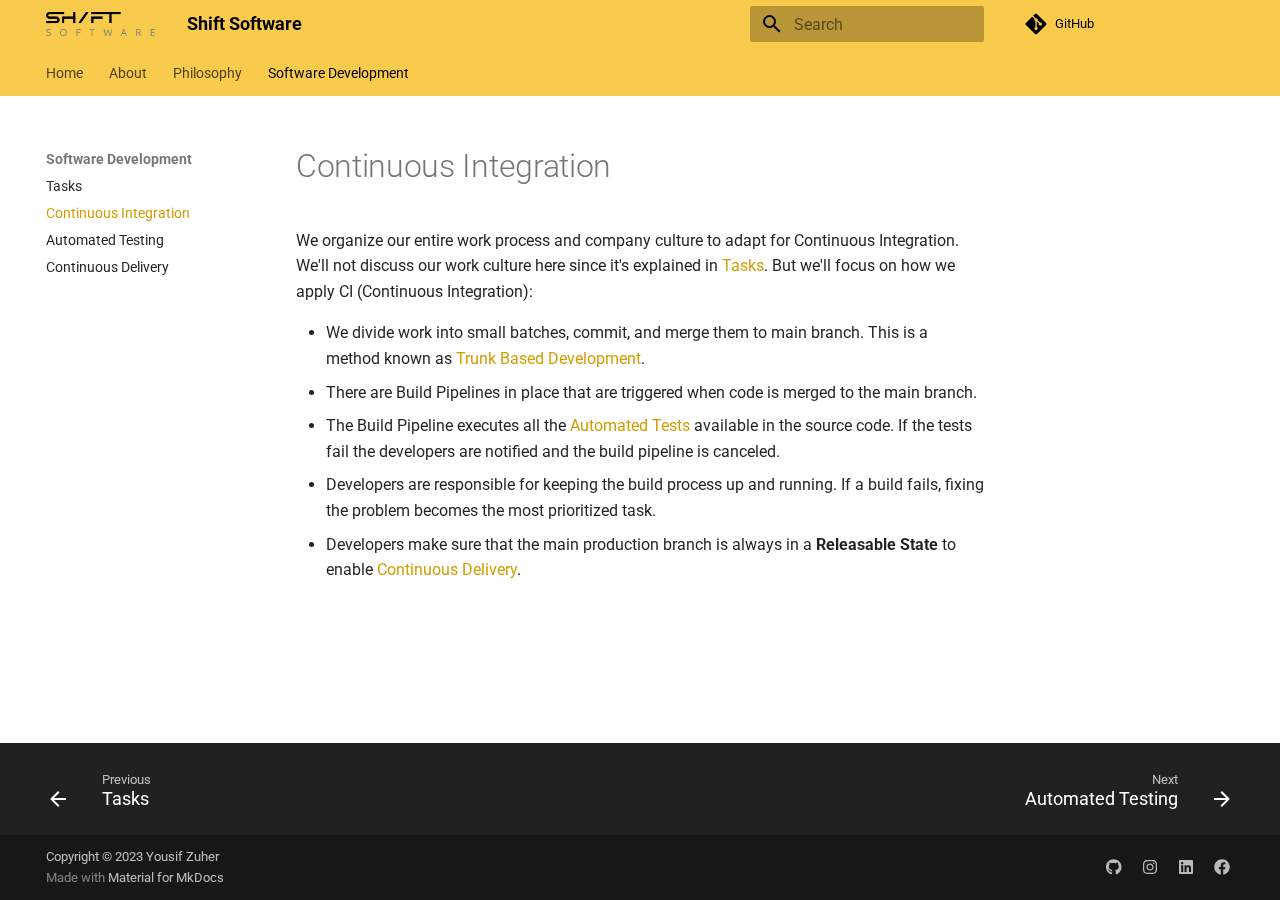
<file: software-development/continuous-integration/index.html>
<!doctype html>
<html lang="en" class="no-js">
  <head>
    
      <meta charset="utf-8">
      <meta name="viewport" content="width=device-width,initial-scale=1">
      
      
      
      
        <link rel="prev" href="../tasks/">
      
      
        <link rel="next" href="../automated-testing/">
      
      <link rel="icon" href="../../images/favicon.png">
      <meta name="generator" content="mkdocs-1.5.2, mkdocs-material-9.1.21">
    
    
      
        <title>Continuous Integration - Shift Software</title>
      
    
    
      <link rel="stylesheet" href="../../assets/stylesheets/main.eebd395e.min.css">
      
        
        <link rel="stylesheet" href="../../assets/stylesheets/palette.ecc896b0.min.css">
      
      

    
    
    
      
        
        
        <link rel="preconnect" href="https://fonts.gstatic.com" crossorigin>
        <link rel="stylesheet" href="https://fonts.googleapis.com/css?family=Roboto:300,300i,400,400i,700,700i%7CRoboto+Mono:400,400i,700,700i&display=fallback">
        <style>:root{--md-text-font:"Roboto";--md-code-font:"Roboto Mono"}</style>
      
    
    
      <link rel="stylesheet" href="../../stylesheets/extra.css">
    
    <script>__md_scope=new URL("../..",location),__md_hash=e=>[...e].reduce((e,_)=>(e<<5)-e+_.charCodeAt(0),0),__md_get=(e,_=localStorage,t=__md_scope)=>JSON.parse(_.getItem(t.pathname+"."+e)),__md_set=(e,_,t=localStorage,a=__md_scope)=>{try{t.setItem(a.pathname+"."+e,JSON.stringify(_))}catch(e){}}</script>
    
      

    
    
    
  </head>
  
  
    
    
    
    
    
    <body dir="ltr" data-md-color-scheme="default" data-md-color-primary="amber" data-md-color-accent="indigo">
  
    
    
    <input class="md-toggle" data-md-toggle="drawer" type="checkbox" id="__drawer" autocomplete="off">
    <input class="md-toggle" data-md-toggle="search" type="checkbox" id="__search" autocomplete="off">
    <label class="md-overlay" for="__drawer"></label>
    <div data-md-component="skip">
      
        
        <a href="#continuous-integration" class="md-skip">
          Skip to content
        </a>
      
    </div>
    <div data-md-component="announce">
      
    </div>
    
    
      

<header class="md-header" data-md-component="header">
  <nav class="md-header__inner md-grid" aria-label="Header">
    <a href="../.." title="Shift Software" class="md-header__button md-logo" aria-label="Shift Software" data-md-component="logo">
      
  <img src="../../assets/shift logo.png" alt="logo">

    </a>
    <label class="md-header__button md-icon" for="__drawer">
      <svg xmlns="http://www.w3.org/2000/svg" viewBox="0 0 24 24"><path d="M3 6h18v2H3V6m0 5h18v2H3v-2m0 5h18v2H3v-2Z"/></svg>
    </label>
    <div class="md-header__title" data-md-component="header-title">
      <div class="md-header__ellipsis">
        <div class="md-header__topic">
          <span class="md-ellipsis">
            Shift Software
          </span>
        </div>
        <div class="md-header__topic" data-md-component="header-topic">
          <span class="md-ellipsis">
            
              Continuous Integration
            
          </span>
        </div>
      </div>
    </div>
    
      
    
    
    
      <label class="md-header__button md-icon" for="__search">
        <svg xmlns="http://www.w3.org/2000/svg" viewBox="0 0 24 24"><path d="M9.5 3A6.5 6.5 0 0 1 16 9.5c0 1.61-.59 3.09-1.56 4.23l.27.27h.79l5 5-1.5 1.5-5-5v-.79l-.27-.27A6.516 6.516 0 0 1 9.5 16 6.5 6.5 0 0 1 3 9.5 6.5 6.5 0 0 1 9.5 3m0 2C7 5 5 7 5 9.5S7 14 9.5 14 14 12 14 9.5 12 5 9.5 5Z"/></svg>
      </label>
      <div class="md-search" data-md-component="search" role="dialog">
  <label class="md-search__overlay" for="__search"></label>
  <div class="md-search__inner" role="search">
    <form class="md-search__form" name="search">
      <input type="text" class="md-search__input" name="query" aria-label="Search" placeholder="Search" autocapitalize="off" autocorrect="off" autocomplete="off" spellcheck="false" data-md-component="search-query" required>
      <label class="md-search__icon md-icon" for="__search">
        <svg xmlns="http://www.w3.org/2000/svg" viewBox="0 0 24 24"><path d="M9.5 3A6.5 6.5 0 0 1 16 9.5c0 1.61-.59 3.09-1.56 4.23l.27.27h.79l5 5-1.5 1.5-5-5v-.79l-.27-.27A6.516 6.516 0 0 1 9.5 16 6.5 6.5 0 0 1 3 9.5 6.5 6.5 0 0 1 9.5 3m0 2C7 5 5 7 5 9.5S7 14 9.5 14 14 12 14 9.5 12 5 9.5 5Z"/></svg>
        <svg xmlns="http://www.w3.org/2000/svg" viewBox="0 0 24 24"><path d="M20 11v2H8l5.5 5.5-1.42 1.42L4.16 12l7.92-7.92L13.5 5.5 8 11h12Z"/></svg>
      </label>
      <nav class="md-search__options" aria-label="Search">
        
        <button type="reset" class="md-search__icon md-icon" title="Clear" aria-label="Clear" tabindex="-1">
          <svg xmlns="http://www.w3.org/2000/svg" viewBox="0 0 24 24"><path d="M19 6.41 17.59 5 12 10.59 6.41 5 5 6.41 10.59 12 5 17.59 6.41 19 12 13.41 17.59 19 19 17.59 13.41 12 19 6.41Z"/></svg>
        </button>
      </nav>
      
    </form>
    <div class="md-search__output">
      <div class="md-search__scrollwrap" data-md-scrollfix>
        <div class="md-search-result" data-md-component="search-result">
          <div class="md-search-result__meta">
            Initializing search
          </div>
          <ol class="md-search-result__list" role="presentation"></ol>
        </div>
      </div>
    </div>
  </div>
</div>
    
    
      <div class="md-header__source">
        <a href="https://github.com/Yousif001/Shift.software-clone" title="Go to repository" class="md-source" data-md-component="source">
  <div class="md-source__icon md-icon">
    
    <svg xmlns="http://www.w3.org/2000/svg" viewBox="0 0 448 512"><!--! Font Awesome Free 6.4.0 by @fontawesome - https://fontawesome.com License - https://fontawesome.com/license/free (Icons: CC BY 4.0, Fonts: SIL OFL 1.1, Code: MIT License) Copyright 2023 Fonticons, Inc.--><path d="M439.55 236.05 244 40.45a28.87 28.87 0 0 0-40.81 0l-40.66 40.63 51.52 51.52c27.06-9.14 52.68 16.77 43.39 43.68l49.66 49.66c34.23-11.8 61.18 31 35.47 56.69-26.49 26.49-70.21-2.87-56-37.34L240.22 199v121.85c25.3 12.54 22.26 41.85 9.08 55a34.34 34.34 0 0 1-48.55 0c-17.57-17.6-11.07-46.91 11.25-56v-123c-20.8-8.51-24.6-30.74-18.64-45L142.57 101 8.45 235.14a28.86 28.86 0 0 0 0 40.81l195.61 195.6a28.86 28.86 0 0 0 40.8 0l194.69-194.69a28.86 28.86 0 0 0 0-40.81z"/></svg>
  </div>
  <div class="md-source__repository">
    GitHub
  </div>
</a>
      </div>
    
  </nav>
  
</header>
    
    <div class="md-container" data-md-component="container">
      
      
        
          
            
<nav class="md-tabs" aria-label="Tabs" data-md-component="tabs">
  <div class="md-grid">
    <ul class="md-tabs__list">
      
        
  
  


  <li class="md-tabs__item">
    <a href="../.." class="md-tabs__link">
      Home
    </a>
  </li>

      
        
  
  


  
  
  
    <li class="md-tabs__item">
      <a href="../../about/strategy-and-vision/" class="md-tabs__link">
        About
      </a>
    </li>
  

      
        
  
  


  
  
  
    <li class="md-tabs__item">
      <a href="../../Philosophy/philosophy/" class="md-tabs__link">
        Philosophy
      </a>
    </li>
  

      
        
  
  
    
  


  
  
  
    <li class="md-tabs__item">
      <a href="../tasks/" class="md-tabs__link md-tabs__link--active">
        Software Development
      </a>
    </li>
  

      
    </ul>
  </div>
</nav>
          
        
      
      <main class="md-main" data-md-component="main">
        <div class="md-main__inner md-grid">
          
            
              
              <div class="md-sidebar md-sidebar--primary" data-md-component="sidebar" data-md-type="navigation" >
                <div class="md-sidebar__scrollwrap">
                  <div class="md-sidebar__inner">
                    

  


<nav class="md-nav md-nav--primary md-nav--lifted" aria-label="Navigation" data-md-level="0">
  <label class="md-nav__title" for="__drawer">
    <a href="../.." title="Shift Software" class="md-nav__button md-logo" aria-label="Shift Software" data-md-component="logo">
      
  <img src="../../assets/shift logo.png" alt="logo">

    </a>
    Shift Software
  </label>
  
    <div class="md-nav__source">
      <a href="https://github.com/Yousif001/Shift.software-clone" title="Go to repository" class="md-source" data-md-component="source">
  <div class="md-source__icon md-icon">
    
    <svg xmlns="http://www.w3.org/2000/svg" viewBox="0 0 448 512"><!--! Font Awesome Free 6.4.0 by @fontawesome - https://fontawesome.com License - https://fontawesome.com/license/free (Icons: CC BY 4.0, Fonts: SIL OFL 1.1, Code: MIT License) Copyright 2023 Fonticons, Inc.--><path d="M439.55 236.05 244 40.45a28.87 28.87 0 0 0-40.81 0l-40.66 40.63 51.52 51.52c27.06-9.14 52.68 16.77 43.39 43.68l49.66 49.66c34.23-11.8 61.18 31 35.47 56.69-26.49 26.49-70.21-2.87-56-37.34L240.22 199v121.85c25.3 12.54 22.26 41.85 9.08 55a34.34 34.34 0 0 1-48.55 0c-17.57-17.6-11.07-46.91 11.25-56v-123c-20.8-8.51-24.6-30.74-18.64-45L142.57 101 8.45 235.14a28.86 28.86 0 0 0 0 40.81l195.61 195.6a28.86 28.86 0 0 0 40.8 0l194.69-194.69a28.86 28.86 0 0 0 0-40.81z"/></svg>
  </div>
  <div class="md-source__repository">
    GitHub
  </div>
</a>
    </div>
  
  <ul class="md-nav__list" data-md-scrollfix>
    
      
      
      

  
  
  
    <li class="md-nav__item">
      <a href="../.." class="md-nav__link">
        Home
      </a>
    </li>
  

    
      
      
      

  
  
  
    
    <li class="md-nav__item md-nav__item--nested">
      
      
      
      
      <input class="md-nav__toggle md-toggle " type="checkbox" id="__nav_2" >
      
      
        
          
        
          
        
          
        
      
      
        <label class="md-nav__link" for="__nav_2" id="__nav_2_label" tabindex="0">
          About
          <span class="md-nav__icon md-icon"></span>
        </label>
      
      <nav class="md-nav" data-md-level="1" aria-labelledby="__nav_2_label" aria-expanded="false">
        <label class="md-nav__title" for="__nav_2">
          <span class="md-nav__icon md-icon"></span>
          About
        </label>
        <ul class="md-nav__list" data-md-scrollfix>
          
            
              
  
  
  
    <li class="md-nav__item">
      <a href="../../about/strategy-and-vision/" class="md-nav__link">
        Strategy & Vision
      </a>
    </li>
  

            
          
            
              
  
  
  
    <li class="md-nav__item">
      <a href="../../about/code-of-conduct/" class="md-nav__link">
        Code of Conduct
      </a>
    </li>
  

            
          
            
              
  
  
  
    <li class="md-nav__item">
      <a href="../../about/Developers/" class="md-nav__link">
        Developers
      </a>
    </li>
  

            
          
        </ul>
      </nav>
    </li>
  

    
      
      
      

  
  
  
    
    <li class="md-nav__item md-nav__item--nested">
      
      
      
      
      <input class="md-nav__toggle md-toggle " type="checkbox" id="__nav_3" >
      
      
        
          
        
          
        
      
      
        <label class="md-nav__link" for="__nav_3" id="__nav_3_label" tabindex="0">
          Philosophy
          <span class="md-nav__icon md-icon"></span>
        </label>
      
      <nav class="md-nav" data-md-level="1" aria-labelledby="__nav_3_label" aria-expanded="false">
        <label class="md-nav__title" for="__nav_3">
          <span class="md-nav__icon md-icon"></span>
          Philosophy
        </label>
        <ul class="md-nav__list" data-md-scrollfix>
          
            
              
  
  
  
    <li class="md-nav__item">
      <a href="../../Philosophy/philosophy/" class="md-nav__link">
        Philosophy
      </a>
    </li>
  

            
          
            
              
  
  
  
    <li class="md-nav__item">
      <a href="../../Philosophy/characteristics/" class="md-nav__link">
        Characteristics
      </a>
    </li>
  

            
          
        </ul>
      </nav>
    </li>
  

    
      
      
      

  
  
    
  
  
    
    <li class="md-nav__item md-nav__item--active md-nav__item--nested">
      
      
      
      
      <input class="md-nav__toggle md-toggle " type="checkbox" id="__nav_4" checked>
      
      
        
          
        
          
        
          
        
          
        
      
      
        <label class="md-nav__link" for="__nav_4" id="__nav_4_label" tabindex="0">
          Software Development
          <span class="md-nav__icon md-icon"></span>
        </label>
      
      <nav class="md-nav" data-md-level="1" aria-labelledby="__nav_4_label" aria-expanded="true">
        <label class="md-nav__title" for="__nav_4">
          <span class="md-nav__icon md-icon"></span>
          Software Development
        </label>
        <ul class="md-nav__list" data-md-scrollfix>
          
            
              
  
  
  
    <li class="md-nav__item">
      <a href="../tasks/" class="md-nav__link">
        Tasks
      </a>
    </li>
  

            
          
            
              
  
  
    
  
  
    <li class="md-nav__item md-nav__item--active">
      
      <input class="md-nav__toggle md-toggle" type="checkbox" id="__toc">
      
      
        
      
      
      <a href="./" class="md-nav__link md-nav__link--active">
        Continuous Integration
      </a>
      
    </li>
  

            
          
            
              
  
  
  
    <li class="md-nav__item">
      <a href="../automated-testing/" class="md-nav__link">
        Automated Testing
      </a>
    </li>
  

            
          
            
              
  
  
  
    <li class="md-nav__item">
      <a href="../continuous-delivery/" class="md-nav__link">
        Continuous Delivery
      </a>
    </li>
  

            
          
        </ul>
      </nav>
    </li>
  

    
  </ul>
</nav>
                  </div>
                </div>
              </div>
            
            
              
              <div class="md-sidebar md-sidebar--secondary" data-md-component="sidebar" data-md-type="toc" >
                <div class="md-sidebar__scrollwrap">
                  <div class="md-sidebar__inner">
                    

<nav class="md-nav md-nav--secondary" aria-label="Table of contents">
  
  
  
    
  
  
</nav>
                  </div>
                </div>
              </div>
            
          
          
            <div class="md-content" data-md-component="content">
              <article class="md-content__inner md-typeset">
                
                  

  
  


<h1 id="continuous-integration">Continuous Integration</h1>
<p>We organize our entire work process and company culture to adapt for Continuous Integration.
We'll not discuss our work culture here since it's explained in <a href="../tasks/">Tasks</a>. But we'll focus on how we apply CI (Continuous Integration):</p>
<ul>
<li>We divide work into small batches, commit, and merge them to main branch. This is a method known as 
<a href="https://cloud.google.com/architecture/devops/devops-tech-trunk-based-development">Trunk Based Development</a>.</li>
<li>There are Build Pipelines in place that are triggered when code is merged to the main branch.</li>
<li>The Build Pipeline executes all the <a href="../automated-testing/">Automated Tests</a> available in the source code. 
If the tests fail the developers are notified and the build pipeline is canceled.</li>
<li>Developers are responsible for keeping the build process up and running. If a build fails, 
 fixing the problem becomes the most prioritized task.</li>
<li>Developers make sure that the main production branch is always in a <strong>Releasable State</strong> to enable <a href="../continuous-delivery/">Continuous Delivery</a>.</li>
</ul>





                
              </article>
            </div>
          
          
        </div>
        
      </main>
      
        <footer class="md-footer">
  
    
      
      <nav class="md-footer__inner md-grid" aria-label="Footer" >
        
          
          <a href="../tasks/" class="md-footer__link md-footer__link--prev" aria-label="Previous: Tasks" rel="prev">
            <div class="md-footer__button md-icon">
              <svg xmlns="http://www.w3.org/2000/svg" viewBox="0 0 24 24"><path d="M20 11v2H8l5.5 5.5-1.42 1.42L4.16 12l7.92-7.92L13.5 5.5 8 11h12Z"/></svg>
            </div>
            <div class="md-footer__title">
              <span class="md-footer__direction">
                Previous
              </span>
              <div class="md-ellipsis">
                Tasks
              </div>
            </div>
          </a>
        
        
          
          <a href="../automated-testing/" class="md-footer__link md-footer__link--next" aria-label="Next: Automated Testing" rel="next">
            <div class="md-footer__title">
              <span class="md-footer__direction">
                Next
              </span>
              <div class="md-ellipsis">
                Automated Testing
              </div>
            </div>
            <div class="md-footer__button md-icon">
              <svg xmlns="http://www.w3.org/2000/svg" viewBox="0 0 24 24"><path d="M4 11v2h12l-5.5 5.5 1.42 1.42L19.84 12l-7.92-7.92L10.5 5.5 16 11H4Z"/></svg>
            </div>
          </a>
        
      </nav>
    
  
  <div class="md-footer-meta md-typeset">
    <div class="md-footer-meta__inner md-grid">
      <div class="md-copyright">
  
    <div class="md-copyright__highlight">
      Copyright &copy; 2023 Yousif Zuher
    </div>
  
  
    Made with
    <a href="https://squidfunk.github.io/mkdocs-material/" target="_blank" rel="noopener">
      Material for MkDocs
    </a>
  
</div>
      
        <div class="md-social">
  
    
    
    
    
      
      
    
    <a href="https://github.com/ShiftSoftware" target="_blank" rel="noopener" title="github.com" class="md-social__link">
      <svg xmlns="http://www.w3.org/2000/svg" viewBox="0 0 496 512"><!--! Font Awesome Free 6.4.0 by @fontawesome - https://fontawesome.com License - https://fontawesome.com/license/free (Icons: CC BY 4.0, Fonts: SIL OFL 1.1, Code: MIT License) Copyright 2023 Fonticons, Inc.--><path d="M165.9 397.4c0 2-2.3 3.6-5.2 3.6-3.3.3-5.6-1.3-5.6-3.6 0-2 2.3-3.6 5.2-3.6 3-.3 5.6 1.3 5.6 3.6zm-31.1-4.5c-.7 2 1.3 4.3 4.3 4.9 2.6 1 5.6 0 6.2-2s-1.3-4.3-4.3-5.2c-2.6-.7-5.5.3-6.2 2.3zm44.2-1.7c-2.9.7-4.9 2.6-4.6 4.9.3 2 2.9 3.3 5.9 2.6 2.9-.7 4.9-2.6 4.6-4.6-.3-1.9-3-3.2-5.9-2.9zM244.8 8C106.1 8 0 113.3 0 252c0 110.9 69.8 205.8 169.5 239.2 12.8 2.3 17.3-5.6 17.3-12.1 0-6.2-.3-40.4-.3-61.4 0 0-70 15-84.7-29.8 0 0-11.4-29.1-27.8-36.6 0 0-22.9-15.7 1.6-15.4 0 0 24.9 2 38.6 25.8 21.9 38.6 58.6 27.5 72.9 20.9 2.3-16 8.8-27.1 16-33.7-55.9-6.2-112.3-14.3-112.3-110.5 0-27.5 7.6-41.3 23.6-58.9-2.6-6.5-11.1-33.3 2.6-67.9 20.9-6.5 69 27 69 27 20-5.6 41.5-8.5 62.8-8.5s42.8 2.9 62.8 8.5c0 0 48.1-33.6 69-27 13.7 34.7 5.2 61.4 2.6 67.9 16 17.7 25.8 31.5 25.8 58.9 0 96.5-58.9 104.2-114.8 110.5 9.2 7.9 17 22.9 17 46.4 0 33.7-.3 75.4-.3 83.6 0 6.5 4.6 14.4 17.3 12.1C428.2 457.8 496 362.9 496 252 496 113.3 383.5 8 244.8 8zM97.2 352.9c-1.3 1-1 3.3.7 5.2 1.6 1.6 3.9 2.3 5.2 1 1.3-1 1-3.3-.7-5.2-1.6-1.6-3.9-2.3-5.2-1zm-10.8-8.1c-.7 1.3.3 2.9 2.3 3.9 1.6 1 3.6.7 4.3-.7.7-1.3-.3-2.9-2.3-3.9-2-.6-3.6-.3-4.3.7zm32.4 35.6c-1.6 1.3-1 4.3 1.3 6.2 2.3 2.3 5.2 2.6 6.5 1 1.3-1.3.7-4.3-1.3-6.2-2.2-2.3-5.2-2.6-6.5-1zm-11.4-14.7c-1.6 1-1.6 3.6 0 5.9 1.6 2.3 4.3 3.3 5.6 2.3 1.6-1.3 1.6-3.9 0-6.2-1.4-2.3-4-3.3-5.6-2z"/></svg>
    </a>
  
    
    
    
    
      
      
    
    <a href="https://www.instagram.com/shift.software" target="_blank" rel="noopener" title="www.instagram.com" class="md-social__link">
      <svg xmlns="http://www.w3.org/2000/svg" viewBox="0 0 448 512"><!--! Font Awesome Free 6.4.0 by @fontawesome - https://fontawesome.com License - https://fontawesome.com/license/free (Icons: CC BY 4.0, Fonts: SIL OFL 1.1, Code: MIT License) Copyright 2023 Fonticons, Inc.--><path d="M224.1 141c-63.6 0-114.9 51.3-114.9 114.9s51.3 114.9 114.9 114.9S339 319.5 339 255.9 287.7 141 224.1 141zm0 189.6c-41.1 0-74.7-33.5-74.7-74.7s33.5-74.7 74.7-74.7 74.7 33.5 74.7 74.7-33.6 74.7-74.7 74.7zm146.4-194.3c0 14.9-12 26.8-26.8 26.8-14.9 0-26.8-12-26.8-26.8s12-26.8 26.8-26.8 26.8 12 26.8 26.8zm76.1 27.2c-1.7-35.9-9.9-67.7-36.2-93.9-26.2-26.2-58-34.4-93.9-36.2-37-2.1-147.9-2.1-184.9 0-35.8 1.7-67.6 9.9-93.9 36.1s-34.4 58-36.2 93.9c-2.1 37-2.1 147.9 0 184.9 1.7 35.9 9.9 67.7 36.2 93.9s58 34.4 93.9 36.2c37 2.1 147.9 2.1 184.9 0 35.9-1.7 67.7-9.9 93.9-36.2 26.2-26.2 34.4-58 36.2-93.9 2.1-37 2.1-147.8 0-184.8zM398.8 388c-7.8 19.6-22.9 34.7-42.6 42.6-29.5 11.7-99.5 9-132.1 9s-102.7 2.6-132.1-9c-19.6-7.8-34.7-22.9-42.6-42.6-11.7-29.5-9-99.5-9-132.1s-2.6-102.7 9-132.1c7.8-19.6 22.9-34.7 42.6-42.6 29.5-11.7 99.5-9 132.1-9s102.7-2.6 132.1 9c19.6 7.8 34.7 22.9 42.6 42.6 11.7 29.5 9 99.5 9 132.1s2.7 102.7-9 132.1z"/></svg>
    </a>
  
    
    
    
    
      
      
    
    <a href="https://www.linkedin.com/company/shift-software" target="_blank" rel="noopener" title="www.linkedin.com" class="md-social__link">
      <svg xmlns="http://www.w3.org/2000/svg" viewBox="0 0 448 512"><!--! Font Awesome Free 6.4.0 by @fontawesome - https://fontawesome.com License - https://fontawesome.com/license/free (Icons: CC BY 4.0, Fonts: SIL OFL 1.1, Code: MIT License) Copyright 2023 Fonticons, Inc.--><path d="M416 32H31.9C14.3 32 0 46.5 0 64.3v383.4C0 465.5 14.3 480 31.9 480H416c17.6 0 32-14.5 32-32.3V64.3c0-17.8-14.4-32.3-32-32.3zM135.4 416H69V202.2h66.5V416zm-33.2-243c-21.3 0-38.5-17.3-38.5-38.5S80.9 96 102.2 96c21.2 0 38.5 17.3 38.5 38.5 0 21.3-17.2 38.5-38.5 38.5zm282.1 243h-66.4V312c0-24.8-.5-56.7-34.5-56.7-34.6 0-39.9 27-39.9 54.9V416h-66.4V202.2h63.7v29.2h.9c8.9-16.8 30.6-34.5 62.9-34.5 67.2 0 79.7 44.3 79.7 101.9V416z"/></svg>
    </a>
  
    
    
    
    
      
      
    
    <a href="https://www.facebook.com/the.shift.software" target="_blank" rel="noopener" title="www.facebook.com" class="md-social__link">
      <svg xmlns="http://www.w3.org/2000/svg" viewBox="0 0 512 512"><!--! Font Awesome Free 6.4.0 by @fontawesome - https://fontawesome.com License - https://fontawesome.com/license/free (Icons: CC BY 4.0, Fonts: SIL OFL 1.1, Code: MIT License) Copyright 2023 Fonticons, Inc.--><path d="M504 256C504 119 393 8 256 8S8 119 8 256c0 123.78 90.69 226.38 209.25 245V327.69h-63V256h63v-54.64c0-62.15 37-96.48 93.67-96.48 27.14 0 55.52 4.84 55.52 4.84v61h-31.28c-30.8 0-40.41 19.12-40.41 38.73V256h68.78l-11 71.69h-57.78V501C413.31 482.38 504 379.78 504 256z"/></svg>
    </a>
  
</div>
      
    </div>
  </div>
</footer>
      
    </div>
    <div class="md-dialog" data-md-component="dialog">
      <div class="md-dialog__inner md-typeset"></div>
    </div>
    
    <script id="__config" type="application/json">{"base": "../..", "features": ["navigation.tabs", "navigation.indexes", "navigation.sections", "navigation.footer"], "search": "../../assets/javascripts/workers/search.74e28a9f.min.js", "translations": {"clipboard.copied": "Copied to clipboard", "clipboard.copy": "Copy to clipboard", "search.result.more.one": "1 more on this page", "search.result.more.other": "# more on this page", "search.result.none": "No matching documents", "search.result.one": "1 matching document", "search.result.other": "# matching documents", "search.result.placeholder": "Type to start searching", "search.result.term.missing": "Missing", "select.version": "Select version"}}</script>
    
    
      <script src="../../assets/javascripts/bundle.220ee61c.min.js"></script>
      
    
  </body>
</html>
</file>
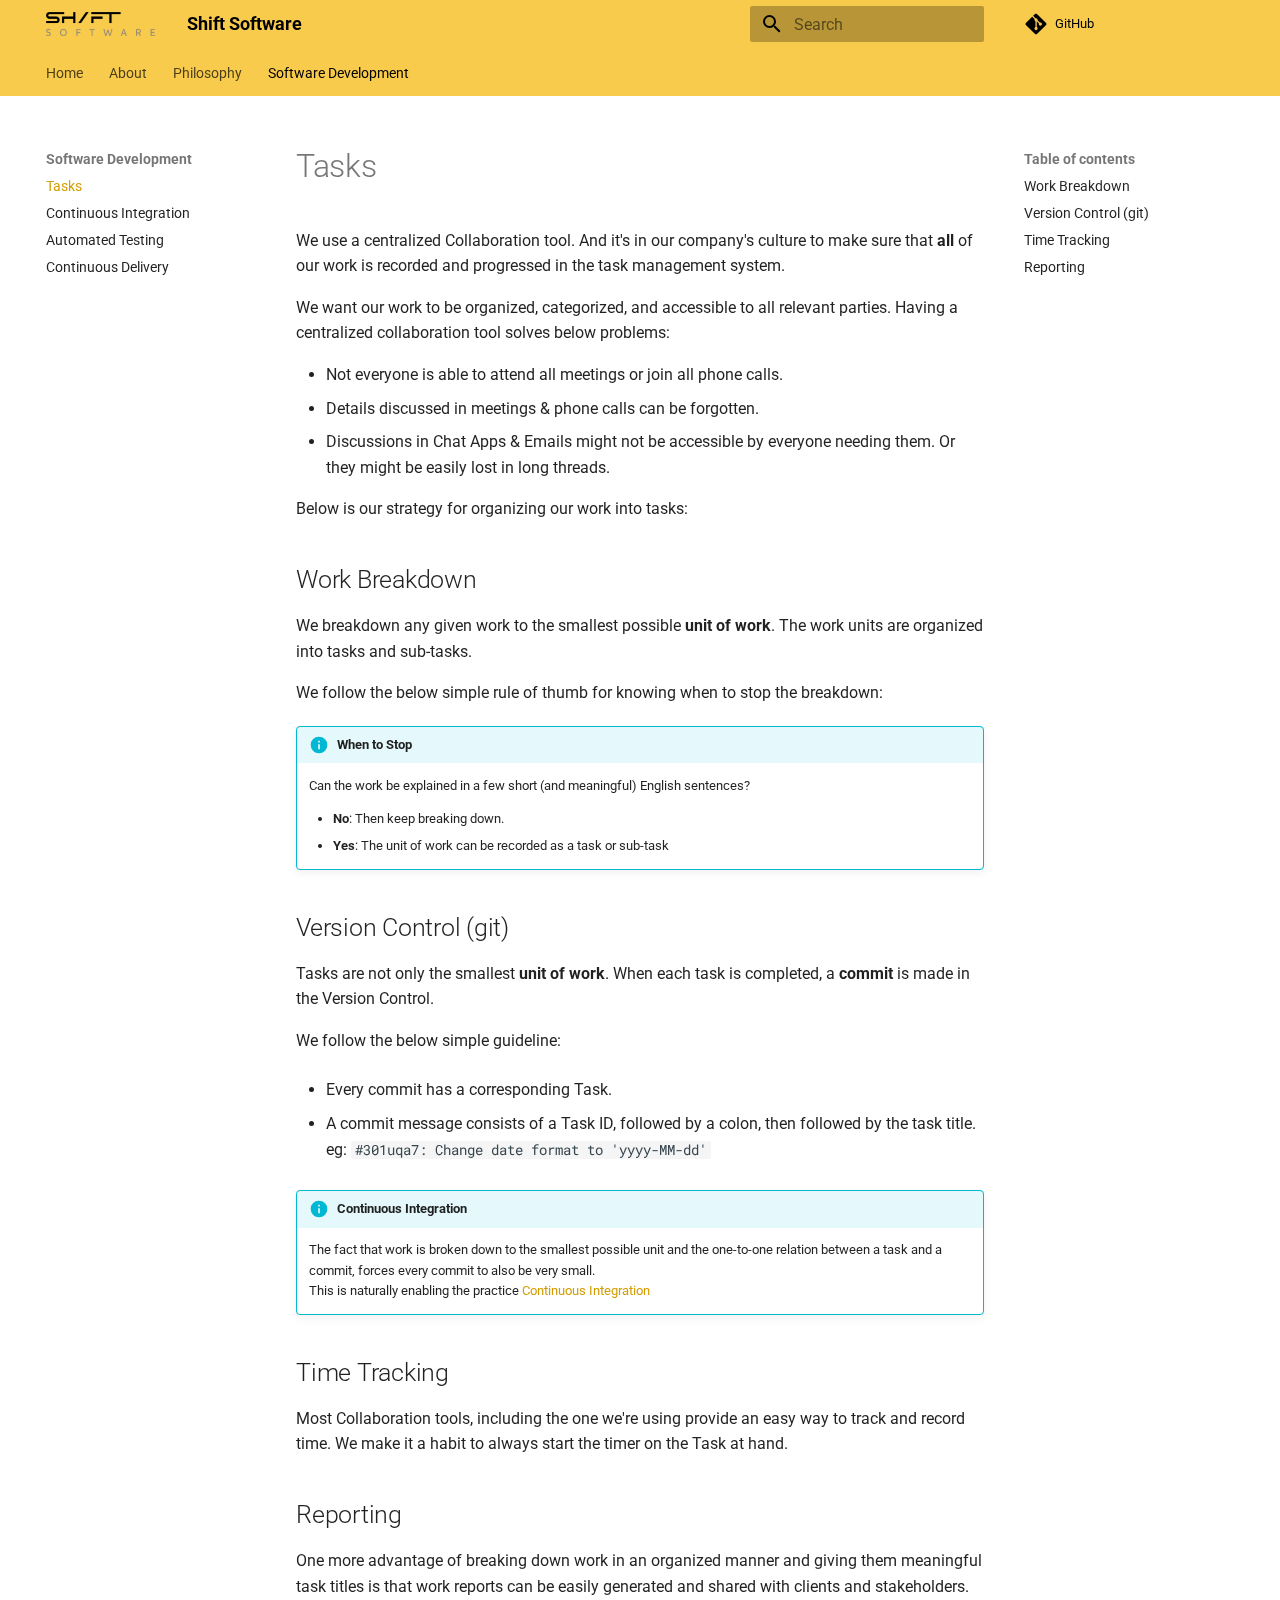
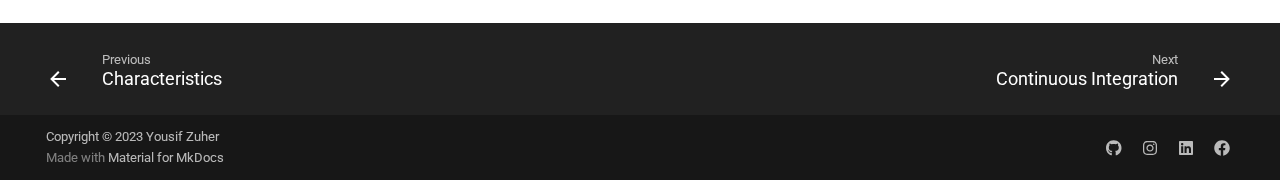
<file: software-development/tasks/index.html>
<!doctype html>
<html lang="en" class="no-js">
  <head>
    
      <meta charset="utf-8">
      <meta name="viewport" content="width=device-width,initial-scale=1">
      
      
      
      
        <link rel="prev" href="../../Philosophy/characteristics/">
      
      
        <link rel="next" href="../continuous-integration/">
      
      <link rel="icon" href="../../images/favicon.png">
      <meta name="generator" content="mkdocs-1.5.2, mkdocs-material-9.1.21">
    
    
      
        <title>Tasks - Shift Software</title>
      
    
    
      <link rel="stylesheet" href="../../assets/stylesheets/main.eebd395e.min.css">
      
        
        <link rel="stylesheet" href="../../assets/stylesheets/palette.ecc896b0.min.css">
      
      

    
    
    
      
        
        
        <link rel="preconnect" href="https://fonts.gstatic.com" crossorigin>
        <link rel="stylesheet" href="https://fonts.googleapis.com/css?family=Roboto:300,300i,400,400i,700,700i%7CRoboto+Mono:400,400i,700,700i&display=fallback">
        <style>:root{--md-text-font:"Roboto";--md-code-font:"Roboto Mono"}</style>
      
    
    
      <link rel="stylesheet" href="../../stylesheets/extra.css">
    
    <script>__md_scope=new URL("../..",location),__md_hash=e=>[...e].reduce((e,_)=>(e<<5)-e+_.charCodeAt(0),0),__md_get=(e,_=localStorage,t=__md_scope)=>JSON.parse(_.getItem(t.pathname+"."+e)),__md_set=(e,_,t=localStorage,a=__md_scope)=>{try{t.setItem(a.pathname+"."+e,JSON.stringify(_))}catch(e){}}</script>
    
      

    
    
    
  </head>
  
  
    
    
    
    
    
    <body dir="ltr" data-md-color-scheme="default" data-md-color-primary="amber" data-md-color-accent="indigo">
  
    
    
    <input class="md-toggle" data-md-toggle="drawer" type="checkbox" id="__drawer" autocomplete="off">
    <input class="md-toggle" data-md-toggle="search" type="checkbox" id="__search" autocomplete="off">
    <label class="md-overlay" for="__drawer"></label>
    <div data-md-component="skip">
      
        
        <a href="#tasks" class="md-skip">
          Skip to content
        </a>
      
    </div>
    <div data-md-component="announce">
      
    </div>
    
    
      

<header class="md-header" data-md-component="header">
  <nav class="md-header__inner md-grid" aria-label="Header">
    <a href="../.." title="Shift Software" class="md-header__button md-logo" aria-label="Shift Software" data-md-component="logo">
      
  <img src="../../assets/shift logo.png" alt="logo">

    </a>
    <label class="md-header__button md-icon" for="__drawer">
      <svg xmlns="http://www.w3.org/2000/svg" viewBox="0 0 24 24"><path d="M3 6h18v2H3V6m0 5h18v2H3v-2m0 5h18v2H3v-2Z"/></svg>
    </label>
    <div class="md-header__title" data-md-component="header-title">
      <div class="md-header__ellipsis">
        <div class="md-header__topic">
          <span class="md-ellipsis">
            Shift Software
          </span>
        </div>
        <div class="md-header__topic" data-md-component="header-topic">
          <span class="md-ellipsis">
            
              Tasks
            
          </span>
        </div>
      </div>
    </div>
    
      
    
    
    
      <label class="md-header__button md-icon" for="__search">
        <svg xmlns="http://www.w3.org/2000/svg" viewBox="0 0 24 24"><path d="M9.5 3A6.5 6.5 0 0 1 16 9.5c0 1.61-.59 3.09-1.56 4.23l.27.27h.79l5 5-1.5 1.5-5-5v-.79l-.27-.27A6.516 6.516 0 0 1 9.5 16 6.5 6.5 0 0 1 3 9.5 6.5 6.5 0 0 1 9.5 3m0 2C7 5 5 7 5 9.5S7 14 9.5 14 14 12 14 9.5 12 5 9.5 5Z"/></svg>
      </label>
      <div class="md-search" data-md-component="search" role="dialog">
  <label class="md-search__overlay" for="__search"></label>
  <div class="md-search__inner" role="search">
    <form class="md-search__form" name="search">
      <input type="text" class="md-search__input" name="query" aria-label="Search" placeholder="Search" autocapitalize="off" autocorrect="off" autocomplete="off" spellcheck="false" data-md-component="search-query" required>
      <label class="md-search__icon md-icon" for="__search">
        <svg xmlns="http://www.w3.org/2000/svg" viewBox="0 0 24 24"><path d="M9.5 3A6.5 6.5 0 0 1 16 9.5c0 1.61-.59 3.09-1.56 4.23l.27.27h.79l5 5-1.5 1.5-5-5v-.79l-.27-.27A6.516 6.516 0 0 1 9.5 16 6.5 6.5 0 0 1 3 9.5 6.5 6.5 0 0 1 9.5 3m0 2C7 5 5 7 5 9.5S7 14 9.5 14 14 12 14 9.5 12 5 9.5 5Z"/></svg>
        <svg xmlns="http://www.w3.org/2000/svg" viewBox="0 0 24 24"><path d="M20 11v2H8l5.5 5.5-1.42 1.42L4.16 12l7.92-7.92L13.5 5.5 8 11h12Z"/></svg>
      </label>
      <nav class="md-search__options" aria-label="Search">
        
        <button type="reset" class="md-search__icon md-icon" title="Clear" aria-label="Clear" tabindex="-1">
          <svg xmlns="http://www.w3.org/2000/svg" viewBox="0 0 24 24"><path d="M19 6.41 17.59 5 12 10.59 6.41 5 5 6.41 10.59 12 5 17.59 6.41 19 12 13.41 17.59 19 19 17.59 13.41 12 19 6.41Z"/></svg>
        </button>
      </nav>
      
    </form>
    <div class="md-search__output">
      <div class="md-search__scrollwrap" data-md-scrollfix>
        <div class="md-search-result" data-md-component="search-result">
          <div class="md-search-result__meta">
            Initializing search
          </div>
          <ol class="md-search-result__list" role="presentation"></ol>
        </div>
      </div>
    </div>
  </div>
</div>
    
    
      <div class="md-header__source">
        <a href="https://github.com/Yousif001/Shift.software-clone" title="Go to repository" class="md-source" data-md-component="source">
  <div class="md-source__icon md-icon">
    
    <svg xmlns="http://www.w3.org/2000/svg" viewBox="0 0 448 512"><!--! Font Awesome Free 6.4.0 by @fontawesome - https://fontawesome.com License - https://fontawesome.com/license/free (Icons: CC BY 4.0, Fonts: SIL OFL 1.1, Code: MIT License) Copyright 2023 Fonticons, Inc.--><path d="M439.55 236.05 244 40.45a28.87 28.87 0 0 0-40.81 0l-40.66 40.63 51.52 51.52c27.06-9.14 52.68 16.77 43.39 43.68l49.66 49.66c34.23-11.8 61.18 31 35.47 56.69-26.49 26.49-70.21-2.87-56-37.34L240.22 199v121.85c25.3 12.54 22.26 41.85 9.08 55a34.34 34.34 0 0 1-48.55 0c-17.57-17.6-11.07-46.91 11.25-56v-123c-20.8-8.51-24.6-30.74-18.64-45L142.57 101 8.45 235.14a28.86 28.86 0 0 0 0 40.81l195.61 195.6a28.86 28.86 0 0 0 40.8 0l194.69-194.69a28.86 28.86 0 0 0 0-40.81z"/></svg>
  </div>
  <div class="md-source__repository">
    GitHub
  </div>
</a>
      </div>
    
  </nav>
  
</header>
    
    <div class="md-container" data-md-component="container">
      
      
        
          
            
<nav class="md-tabs" aria-label="Tabs" data-md-component="tabs">
  <div class="md-grid">
    <ul class="md-tabs__list">
      
        
  
  


  <li class="md-tabs__item">
    <a href="../.." class="md-tabs__link">
      Home
    </a>
  </li>

      
        
  
  


  
  
  
    <li class="md-tabs__item">
      <a href="../../about/strategy-and-vision/" class="md-tabs__link">
        About
      </a>
    </li>
  

      
        
  
  


  
  
  
    <li class="md-tabs__item">
      <a href="../../Philosophy/philosophy/" class="md-tabs__link">
        Philosophy
      </a>
    </li>
  

      
        
  
  
    
  


  
  
  
    <li class="md-tabs__item">
      <a href="./" class="md-tabs__link md-tabs__link--active">
        Software Development
      </a>
    </li>
  

      
    </ul>
  </div>
</nav>
          
        
      
      <main class="md-main" data-md-component="main">
        <div class="md-main__inner md-grid">
          
            
              
              <div class="md-sidebar md-sidebar--primary" data-md-component="sidebar" data-md-type="navigation" >
                <div class="md-sidebar__scrollwrap">
                  <div class="md-sidebar__inner">
                    

  


<nav class="md-nav md-nav--primary md-nav--lifted" aria-label="Navigation" data-md-level="0">
  <label class="md-nav__title" for="__drawer">
    <a href="../.." title="Shift Software" class="md-nav__button md-logo" aria-label="Shift Software" data-md-component="logo">
      
  <img src="../../assets/shift logo.png" alt="logo">

    </a>
    Shift Software
  </label>
  
    <div class="md-nav__source">
      <a href="https://github.com/Yousif001/Shift.software-clone" title="Go to repository" class="md-source" data-md-component="source">
  <div class="md-source__icon md-icon">
    
    <svg xmlns="http://www.w3.org/2000/svg" viewBox="0 0 448 512"><!--! Font Awesome Free 6.4.0 by @fontawesome - https://fontawesome.com License - https://fontawesome.com/license/free (Icons: CC BY 4.0, Fonts: SIL OFL 1.1, Code: MIT License) Copyright 2023 Fonticons, Inc.--><path d="M439.55 236.05 244 40.45a28.87 28.87 0 0 0-40.81 0l-40.66 40.63 51.52 51.52c27.06-9.14 52.68 16.77 43.39 43.68l49.66 49.66c34.23-11.8 61.18 31 35.47 56.69-26.49 26.49-70.21-2.87-56-37.34L240.22 199v121.85c25.3 12.54 22.26 41.85 9.08 55a34.34 34.34 0 0 1-48.55 0c-17.57-17.6-11.07-46.91 11.25-56v-123c-20.8-8.51-24.6-30.74-18.64-45L142.57 101 8.45 235.14a28.86 28.86 0 0 0 0 40.81l195.61 195.6a28.86 28.86 0 0 0 40.8 0l194.69-194.69a28.86 28.86 0 0 0 0-40.81z"/></svg>
  </div>
  <div class="md-source__repository">
    GitHub
  </div>
</a>
    </div>
  
  <ul class="md-nav__list" data-md-scrollfix>
    
      
      
      

  
  
  
    <li class="md-nav__item">
      <a href="../.." class="md-nav__link">
        Home
      </a>
    </li>
  

    
      
      
      

  
  
  
    
    <li class="md-nav__item md-nav__item--nested">
      
      
      
      
      <input class="md-nav__toggle md-toggle " type="checkbox" id="__nav_2" >
      
      
        
          
        
          
        
          
        
      
      
        <label class="md-nav__link" for="__nav_2" id="__nav_2_label" tabindex="0">
          About
          <span class="md-nav__icon md-icon"></span>
        </label>
      
      <nav class="md-nav" data-md-level="1" aria-labelledby="__nav_2_label" aria-expanded="false">
        <label class="md-nav__title" for="__nav_2">
          <span class="md-nav__icon md-icon"></span>
          About
        </label>
        <ul class="md-nav__list" data-md-scrollfix>
          
            
              
  
  
  
    <li class="md-nav__item">
      <a href="../../about/strategy-and-vision/" class="md-nav__link">
        Strategy & Vision
      </a>
    </li>
  

            
          
            
              
  
  
  
    <li class="md-nav__item">
      <a href="../../about/code-of-conduct/" class="md-nav__link">
        Code of Conduct
      </a>
    </li>
  

            
          
            
              
  
  
  
    <li class="md-nav__item">
      <a href="../../about/Developers/" class="md-nav__link">
        Developers
      </a>
    </li>
  

            
          
        </ul>
      </nav>
    </li>
  

    
      
      
      

  
  
  
    
    <li class="md-nav__item md-nav__item--nested">
      
      
      
      
      <input class="md-nav__toggle md-toggle " type="checkbox" id="__nav_3" >
      
      
        
          
        
          
        
      
      
        <label class="md-nav__link" for="__nav_3" id="__nav_3_label" tabindex="0">
          Philosophy
          <span class="md-nav__icon md-icon"></span>
        </label>
      
      <nav class="md-nav" data-md-level="1" aria-labelledby="__nav_3_label" aria-expanded="false">
        <label class="md-nav__title" for="__nav_3">
          <span class="md-nav__icon md-icon"></span>
          Philosophy
        </label>
        <ul class="md-nav__list" data-md-scrollfix>
          
            
              
  
  
  
    <li class="md-nav__item">
      <a href="../../Philosophy/philosophy/" class="md-nav__link">
        Philosophy
      </a>
    </li>
  

            
          
            
              
  
  
  
    <li class="md-nav__item">
      <a href="../../Philosophy/characteristics/" class="md-nav__link">
        Characteristics
      </a>
    </li>
  

            
          
        </ul>
      </nav>
    </li>
  

    
      
      
      

  
  
    
  
  
    
    <li class="md-nav__item md-nav__item--active md-nav__item--nested">
      
      
      
      
      <input class="md-nav__toggle md-toggle " type="checkbox" id="__nav_4" checked>
      
      
        
          
        
          
        
          
        
          
        
      
      
        <label class="md-nav__link" for="__nav_4" id="__nav_4_label" tabindex="0">
          Software Development
          <span class="md-nav__icon md-icon"></span>
        </label>
      
      <nav class="md-nav" data-md-level="1" aria-labelledby="__nav_4_label" aria-expanded="true">
        <label class="md-nav__title" for="__nav_4">
          <span class="md-nav__icon md-icon"></span>
          Software Development
        </label>
        <ul class="md-nav__list" data-md-scrollfix>
          
            
              
  
  
    
  
  
    <li class="md-nav__item md-nav__item--active">
      
      <input class="md-nav__toggle md-toggle" type="checkbox" id="__toc">
      
      
        
      
      
        <label class="md-nav__link md-nav__link--active" for="__toc">
          Tasks
          <span class="md-nav__icon md-icon"></span>
        </label>
      
      <a href="./" class="md-nav__link md-nav__link--active">
        Tasks
      </a>
      
        

<nav class="md-nav md-nav--secondary" aria-label="Table of contents">
  
  
  
    
  
  
    <label class="md-nav__title" for="__toc">
      <span class="md-nav__icon md-icon"></span>
      Table of contents
    </label>
    <ul class="md-nav__list" data-md-component="toc" data-md-scrollfix>
      
        <li class="md-nav__item">
  <a href="#work-breakdown" class="md-nav__link">
    Work Breakdown
  </a>
  
</li>
      
        <li class="md-nav__item">
  <a href="#version-control-git" class="md-nav__link">
    Version Control (git)
  </a>
  
</li>
      
        <li class="md-nav__item">
  <a href="#time-tracking" class="md-nav__link">
    Time Tracking
  </a>
  
</li>
      
        <li class="md-nav__item">
  <a href="#reporting" class="md-nav__link">
    Reporting
  </a>
  
</li>
      
    </ul>
  
</nav>
      
    </li>
  

            
          
            
              
  
  
  
    <li class="md-nav__item">
      <a href="../continuous-integration/" class="md-nav__link">
        Continuous Integration
      </a>
    </li>
  

            
          
            
              
  
  
  
    <li class="md-nav__item">
      <a href="../automated-testing/" class="md-nav__link">
        Automated Testing
      </a>
    </li>
  

            
          
            
              
  
  
  
    <li class="md-nav__item">
      <a href="../continuous-delivery/" class="md-nav__link">
        Continuous Delivery
      </a>
    </li>
  

            
          
        </ul>
      </nav>
    </li>
  

    
  </ul>
</nav>
                  </div>
                </div>
              </div>
            
            
              
              <div class="md-sidebar md-sidebar--secondary" data-md-component="sidebar" data-md-type="toc" >
                <div class="md-sidebar__scrollwrap">
                  <div class="md-sidebar__inner">
                    

<nav class="md-nav md-nav--secondary" aria-label="Table of contents">
  
  
  
    
  
  
    <label class="md-nav__title" for="__toc">
      <span class="md-nav__icon md-icon"></span>
      Table of contents
    </label>
    <ul class="md-nav__list" data-md-component="toc" data-md-scrollfix>
      
        <li class="md-nav__item">
  <a href="#work-breakdown" class="md-nav__link">
    Work Breakdown
  </a>
  
</li>
      
        <li class="md-nav__item">
  <a href="#version-control-git" class="md-nav__link">
    Version Control (git)
  </a>
  
</li>
      
        <li class="md-nav__item">
  <a href="#time-tracking" class="md-nav__link">
    Time Tracking
  </a>
  
</li>
      
        <li class="md-nav__item">
  <a href="#reporting" class="md-nav__link">
    Reporting
  </a>
  
</li>
      
    </ul>
  
</nav>
                  </div>
                </div>
              </div>
            
          
          
            <div class="md-content" data-md-component="content">
              <article class="md-content__inner md-typeset">
                
                  

  
  


<h1 id="tasks">Tasks</h1>
<p>We use a centralized Collaboration tool. 
And it's in our company's culture to make sure that <strong>all</strong> of our work is recorded and progressed in the task management system.</p>
<p>We want our work to be organized, categorized, and accessible to all relevant parties. 
Having a centralized collaboration tool solves below problems:</p>
<ul>
<li>Not everyone is able to attend all meetings or join all phone calls.</li>
<li>Details discussed in meetings &amp; phone calls can be forgotten.</li>
<li>Discussions in Chat Apps &amp; Emails might not be accessible by everyone needing them. Or they might be easily lost in long threads.</li>
</ul>
<p>Below is our strategy for organizing our work into tasks:</p>
<h2 id="work-breakdown">Work Breakdown</h2>
<p>We breakdown any given work to the smallest possible <strong>unit of work</strong>. 
The work units are organized into tasks and sub-tasks.</p>
<p>We follow the below simple rule of thumb for knowing when to stop the breakdown:</p>
<div class="admonition info">
<p class="admonition-title">When to Stop</p>
<p>Can the work be explained in a few short (and meaningful) English sentences?</p>
<ul>
<li><strong>No</strong>: Then keep breaking down.</li>
<li><strong>Yes</strong>: The unit of work can be recorded as a task or sub-task</li>
</ul>
</div>
<h2 id="version-control-git">Version Control (git)</h2>
<p>Tasks are not only the smallest <strong>unit of work</strong>. When each task is completed, a <strong>commit</strong> is made in the Version Control.</p>
<p>We follow the below simple guideline:</p>
<ul>
<li>
<p>Every commit has a corresponding Task.</p>
</li>
<li>
<p>A commit message consists of a Task ID, followed by a colon, 
then followed by the task title. eg: <code>#301uqa7: Change date format to 'yyyy-MM-dd'</code></p>
</li>
</ul>
<div class="admonition info">
<p class="admonition-title">Continuous Integration</p>
<p>The fact that work is broken down to the smallest possible unit and the one-to-one relation between a task and a commit, 
  forces every commit to also be very small.<br>
  This is naturally enabling the practice <a href="../continuous-integration/">Continuous Integration</a></p>
</div>
<h2 id="time-tracking">Time Tracking</h2>
<p>Most Collaboration tools, including the one we're using provide an easy way to track and record time. 
We make it a habit to always start the timer on the Task at hand.</p>
<h2 id="reporting">Reporting</h2>
<p>One more advantage of breaking down work in an organized manner and 
giving them meaningful task titles is that work reports can be easily generated and shared with clients and stakeholders.</p>





                
              </article>
            </div>
          
          
        </div>
        
      </main>
      
        <footer class="md-footer">
  
    
      
      <nav class="md-footer__inner md-grid" aria-label="Footer" >
        
          
          <a href="../../Philosophy/characteristics/" class="md-footer__link md-footer__link--prev" aria-label="Previous: Characteristics" rel="prev">
            <div class="md-footer__button md-icon">
              <svg xmlns="http://www.w3.org/2000/svg" viewBox="0 0 24 24"><path d="M20 11v2H8l5.5 5.5-1.42 1.42L4.16 12l7.92-7.92L13.5 5.5 8 11h12Z"/></svg>
            </div>
            <div class="md-footer__title">
              <span class="md-footer__direction">
                Previous
              </span>
              <div class="md-ellipsis">
                Characteristics
              </div>
            </div>
          </a>
        
        
          
          <a href="../continuous-integration/" class="md-footer__link md-footer__link--next" aria-label="Next: Continuous Integration" rel="next">
            <div class="md-footer__title">
              <span class="md-footer__direction">
                Next
              </span>
              <div class="md-ellipsis">
                Continuous Integration
              </div>
            </div>
            <div class="md-footer__button md-icon">
              <svg xmlns="http://www.w3.org/2000/svg" viewBox="0 0 24 24"><path d="M4 11v2h12l-5.5 5.5 1.42 1.42L19.84 12l-7.92-7.92L10.5 5.5 16 11H4Z"/></svg>
            </div>
          </a>
        
      </nav>
    
  
  <div class="md-footer-meta md-typeset">
    <div class="md-footer-meta__inner md-grid">
      <div class="md-copyright">
  
    <div class="md-copyright__highlight">
      Copyright &copy; 2023 Yousif Zuher
    </div>
  
  
    Made with
    <a href="https://squidfunk.github.io/mkdocs-material/" target="_blank" rel="noopener">
      Material for MkDocs
    </a>
  
</div>
      
        <div class="md-social">
  
    
    
    
    
      
      
    
    <a href="https://github.com/ShiftSoftware" target="_blank" rel="noopener" title="github.com" class="md-social__link">
      <svg xmlns="http://www.w3.org/2000/svg" viewBox="0 0 496 512"><!--! Font Awesome Free 6.4.0 by @fontawesome - https://fontawesome.com License - https://fontawesome.com/license/free (Icons: CC BY 4.0, Fonts: SIL OFL 1.1, Code: MIT License) Copyright 2023 Fonticons, Inc.--><path d="M165.9 397.4c0 2-2.3 3.6-5.2 3.6-3.3.3-5.6-1.3-5.6-3.6 0-2 2.3-3.6 5.2-3.6 3-.3 5.6 1.3 5.6 3.6zm-31.1-4.5c-.7 2 1.3 4.3 4.3 4.9 2.6 1 5.6 0 6.2-2s-1.3-4.3-4.3-5.2c-2.6-.7-5.5.3-6.2 2.3zm44.2-1.7c-2.9.7-4.9 2.6-4.6 4.9.3 2 2.9 3.3 5.9 2.6 2.9-.7 4.9-2.6 4.6-4.6-.3-1.9-3-3.2-5.9-2.9zM244.8 8C106.1 8 0 113.3 0 252c0 110.9 69.8 205.8 169.5 239.2 12.8 2.3 17.3-5.6 17.3-12.1 0-6.2-.3-40.4-.3-61.4 0 0-70 15-84.7-29.8 0 0-11.4-29.1-27.8-36.6 0 0-22.9-15.7 1.6-15.4 0 0 24.9 2 38.6 25.8 21.9 38.6 58.6 27.5 72.9 20.9 2.3-16 8.8-27.1 16-33.7-55.9-6.2-112.3-14.3-112.3-110.5 0-27.5 7.6-41.3 23.6-58.9-2.6-6.5-11.1-33.3 2.6-67.9 20.9-6.5 69 27 69 27 20-5.6 41.5-8.5 62.8-8.5s42.8 2.9 62.8 8.5c0 0 48.1-33.6 69-27 13.7 34.7 5.2 61.4 2.6 67.9 16 17.7 25.8 31.5 25.8 58.9 0 96.5-58.9 104.2-114.8 110.5 9.2 7.9 17 22.9 17 46.4 0 33.7-.3 75.4-.3 83.6 0 6.5 4.6 14.4 17.3 12.1C428.2 457.8 496 362.9 496 252 496 113.3 383.5 8 244.8 8zM97.2 352.9c-1.3 1-1 3.3.7 5.2 1.6 1.6 3.9 2.3 5.2 1 1.3-1 1-3.3-.7-5.2-1.6-1.6-3.9-2.3-5.2-1zm-10.8-8.1c-.7 1.3.3 2.9 2.3 3.9 1.6 1 3.6.7 4.3-.7.7-1.3-.3-2.9-2.3-3.9-2-.6-3.6-.3-4.3.7zm32.4 35.6c-1.6 1.3-1 4.3 1.3 6.2 2.3 2.3 5.2 2.6 6.5 1 1.3-1.3.7-4.3-1.3-6.2-2.2-2.3-5.2-2.6-6.5-1zm-11.4-14.7c-1.6 1-1.6 3.6 0 5.9 1.6 2.3 4.3 3.3 5.6 2.3 1.6-1.3 1.6-3.9 0-6.2-1.4-2.3-4-3.3-5.6-2z"/></svg>
    </a>
  
    
    
    
    
      
      
    
    <a href="https://www.instagram.com/shift.software" target="_blank" rel="noopener" title="www.instagram.com" class="md-social__link">
      <svg xmlns="http://www.w3.org/2000/svg" viewBox="0 0 448 512"><!--! Font Awesome Free 6.4.0 by @fontawesome - https://fontawesome.com License - https://fontawesome.com/license/free (Icons: CC BY 4.0, Fonts: SIL OFL 1.1, Code: MIT License) Copyright 2023 Fonticons, Inc.--><path d="M224.1 141c-63.6 0-114.9 51.3-114.9 114.9s51.3 114.9 114.9 114.9S339 319.5 339 255.9 287.7 141 224.1 141zm0 189.6c-41.1 0-74.7-33.5-74.7-74.7s33.5-74.7 74.7-74.7 74.7 33.5 74.7 74.7-33.6 74.7-74.7 74.7zm146.4-194.3c0 14.9-12 26.8-26.8 26.8-14.9 0-26.8-12-26.8-26.8s12-26.8 26.8-26.8 26.8 12 26.8 26.8zm76.1 27.2c-1.7-35.9-9.9-67.7-36.2-93.9-26.2-26.2-58-34.4-93.9-36.2-37-2.1-147.9-2.1-184.9 0-35.8 1.7-67.6 9.9-93.9 36.1s-34.4 58-36.2 93.9c-2.1 37-2.1 147.9 0 184.9 1.7 35.9 9.9 67.7 36.2 93.9s58 34.4 93.9 36.2c37 2.1 147.9 2.1 184.9 0 35.9-1.7 67.7-9.9 93.9-36.2 26.2-26.2 34.4-58 36.2-93.9 2.1-37 2.1-147.8 0-184.8zM398.8 388c-7.8 19.6-22.9 34.7-42.6 42.6-29.5 11.7-99.5 9-132.1 9s-102.7 2.6-132.1-9c-19.6-7.8-34.7-22.9-42.6-42.6-11.7-29.5-9-99.5-9-132.1s-2.6-102.7 9-132.1c7.8-19.6 22.9-34.7 42.6-42.6 29.5-11.7 99.5-9 132.1-9s102.7-2.6 132.1 9c19.6 7.8 34.7 22.9 42.6 42.6 11.7 29.5 9 99.5 9 132.1s2.7 102.7-9 132.1z"/></svg>
    </a>
  
    
    
    
    
      
      
    
    <a href="https://www.linkedin.com/company/shift-software" target="_blank" rel="noopener" title="www.linkedin.com" class="md-social__link">
      <svg xmlns="http://www.w3.org/2000/svg" viewBox="0 0 448 512"><!--! Font Awesome Free 6.4.0 by @fontawesome - https://fontawesome.com License - https://fontawesome.com/license/free (Icons: CC BY 4.0, Fonts: SIL OFL 1.1, Code: MIT License) Copyright 2023 Fonticons, Inc.--><path d="M416 32H31.9C14.3 32 0 46.5 0 64.3v383.4C0 465.5 14.3 480 31.9 480H416c17.6 0 32-14.5 32-32.3V64.3c0-17.8-14.4-32.3-32-32.3zM135.4 416H69V202.2h66.5V416zm-33.2-243c-21.3 0-38.5-17.3-38.5-38.5S80.9 96 102.2 96c21.2 0 38.5 17.3 38.5 38.5 0 21.3-17.2 38.5-38.5 38.5zm282.1 243h-66.4V312c0-24.8-.5-56.7-34.5-56.7-34.6 0-39.9 27-39.9 54.9V416h-66.4V202.2h63.7v29.2h.9c8.9-16.8 30.6-34.5 62.9-34.5 67.2 0 79.7 44.3 79.7 101.9V416z"/></svg>
    </a>
  
    
    
    
    
      
      
    
    <a href="https://www.facebook.com/the.shift.software" target="_blank" rel="noopener" title="www.facebook.com" class="md-social__link">
      <svg xmlns="http://www.w3.org/2000/svg" viewBox="0 0 512 512"><!--! Font Awesome Free 6.4.0 by @fontawesome - https://fontawesome.com License - https://fontawesome.com/license/free (Icons: CC BY 4.0, Fonts: SIL OFL 1.1, Code: MIT License) Copyright 2023 Fonticons, Inc.--><path d="M504 256C504 119 393 8 256 8S8 119 8 256c0 123.78 90.69 226.38 209.25 245V327.69h-63V256h63v-54.64c0-62.15 37-96.48 93.67-96.48 27.14 0 55.52 4.84 55.52 4.84v61h-31.28c-30.8 0-40.41 19.12-40.41 38.73V256h68.78l-11 71.69h-57.78V501C413.31 482.38 504 379.78 504 256z"/></svg>
    </a>
  
</div>
      
    </div>
  </div>
</footer>
      
    </div>
    <div class="md-dialog" data-md-component="dialog">
      <div class="md-dialog__inner md-typeset"></div>
    </div>
    
    <script id="__config" type="application/json">{"base": "../..", "features": ["navigation.tabs", "navigation.indexes", "navigation.sections", "navigation.footer"], "search": "../../assets/javascripts/workers/search.74e28a9f.min.js", "translations": {"clipboard.copied": "Copied to clipboard", "clipboard.copy": "Copy to clipboard", "search.result.more.one": "1 more on this page", "search.result.more.other": "# more on this page", "search.result.none": "No matching documents", "search.result.one": "1 matching document", "search.result.other": "# matching documents", "search.result.placeholder": "Type to start searching", "search.result.term.missing": "Missing", "select.version": "Select version"}}</script>
    
    
      <script src="../../assets/javascripts/bundle.220ee61c.min.js"></script>
      
    
  </body>
</html>
</file>
<file: stylesheets/extra.css>
:root > * {
    --md-primary-fg-color: #f8cb4c;
    --md-primary-fg-color--light: #fbdb84;
    --md-primary-fg-color--dark: #f0b81c;
    --md-accent-fg-color: #f0b81c;
    --md-primary-bg-color: #000;
    --md-typeset-a-color: #f0b81c;
}
</file>
<file: assets/stylesheets/main.eebd395e.min.css>
@charset "UTF-8";html{-webkit-text-size-adjust:none;-moz-text-size-adjust:none;text-size-adjust:none;box-sizing:border-box}*,:after,:before{box-sizing:inherit}@media (prefers-reduced-motion){*,:after,:before{transition:none!important}}body{margin:0}a,button,input,label{-webkit-tap-highlight-color:transparent}a{color:inherit;text-decoration:none}hr{border:0;box-sizing:initial;display:block;height:.05rem;overflow:visible;padding:0}small{font-size:80%}sub,sup{line-height:1em}img{border-style:none}table{border-collapse:initial;border-spacing:0}td,th{font-weight:400;vertical-align:top}button{background:#0000;border:0;font-family:inherit;font-size:inherit;margin:0;padding:0}input{border:0;outline:none}:root{--md-primary-fg-color:#4051b5;--md-primary-fg-color--light:#5d6cc0;--md-primary-fg-color--dark:#303fa1;--md-primary-bg-color:#fff;--md-primary-bg-color--light:#ffffffb3;--md-accent-fg-color:#526cfe;--md-accent-fg-color--transparent:#526cfe1a;--md-accent-bg-color:#fff;--md-accent-bg-color--light:#ffffffb3}[data-md-color-scheme=default]{color-scheme:light}[data-md-color-scheme=default] img[src$="#gh-dark-mode-only"],[data-md-color-scheme=default] img[src$="#only-dark"]{display:none}:root,[data-md-color-scheme=default]{--md-default-fg-color:#000000de;--md-default-fg-color--light:#0000008a;--md-default-fg-color--lighter:#00000052;--md-default-fg-color--lightest:#00000012;--md-default-bg-color:#fff;--md-default-bg-color--light:#ffffffb3;--md-default-bg-color--lighter:#ffffff4d;--md-default-bg-color--lightest:#ffffff1f;--md-code-fg-color:#36464e;--md-code-bg-color:#f5f5f5;--md-code-hl-color:#ffff0080;--md-code-hl-number-color:#d52a2a;--md-code-hl-special-color:#db1457;--md-code-hl-function-color:#a846b9;--md-code-hl-constant-color:#6e59d9;--md-code-hl-keyword-color:#3f6ec6;--md-code-hl-string-color:#1c7d4d;--md-code-hl-name-color:var(--md-code-fg-color);--md-code-hl-operator-color:var(--md-default-fg-color--light);--md-code-hl-punctuation-color:var(--md-default-fg-color--light);--md-code-hl-comment-color:var(--md-default-fg-color--light);--md-code-hl-generic-color:var(--md-default-fg-color--light);--md-code-hl-variable-color:var(--md-default-fg-color--light);--md-typeset-color:var(--md-default-fg-color);--md-typeset-a-color:var(--md-primary-fg-color);--md-typeset-mark-color:#ffff0080;--md-typeset-del-color:#f5503d26;--md-typeset-ins-color:#0bd57026;--md-typeset-kbd-color:#fafafa;--md-typeset-kbd-accent-color:#fff;--md-typeset-kbd-border-color:#b8b8b8;--md-typeset-table-color:#0000001f;--md-typeset-table-color--light:rgba(0,0,0,.035);--md-admonition-fg-color:var(--md-default-fg-color);--md-admonition-bg-color:var(--md-default-bg-color);--md-warning-fg-color:#000000de;--md-warning-bg-color:#ff9;--md-footer-fg-color:#fff;--md-footer-fg-color--light:#ffffffb3;--md-footer-fg-color--lighter:#ffffff73;--md-footer-bg-color:#000000de;--md-footer-bg-color--dark:#00000052;--md-shadow-z1:0 0.2rem 0.5rem #0000000d,0 0 0.05rem #0000001a;--md-shadow-z2:0 0.2rem 0.5rem #0000001a,0 0 0.05rem #00000040;--md-shadow-z3:0 0.2rem 0.5rem #0003,0 0 0.05rem #00000059}.md-icon svg{fill:currentcolor;display:block;height:1.2rem;width:1.2rem}body{-webkit-font-smoothing:antialiased;-moz-osx-font-smoothing:grayscale;--md-text-font-family:var(--md-text-font,_),-apple-system,BlinkMacSystemFont,Helvetica,Arial,sans-serif;--md-code-font-family:var(--md-code-font,_),SFMono-Regular,Consolas,Menlo,monospace}aside,body,input{font-feature-settings:"kern","liga";color:var(--md-typeset-color);font-family:var(--md-text-font-family)}code,kbd,pre{font-feature-settings:"kern";font-family:var(--md-code-font-family)}:root{--md-typeset-table-sort-icon:url('data:image/svg+xml;charset=utf-8,<svg xmlns="http://www.w3.org/2000/svg" viewBox="0 0 24 24"><path d="m18 21-4-4h3V7h-3l4-4 4 4h-3v10h3M2 19v-2h10v2M2 13v-2h7v2M2 7V5h4v2H2Z"/></svg>');--md-typeset-table-sort-icon--asc:url('data:image/svg+xml;charset=utf-8,<svg xmlns="http://www.w3.org/2000/svg" viewBox="0 0 24 24"><path d="M19 17h3l-4 4-4-4h3V3h2M2 17h10v2H2M6 5v2H2V5m0 6h7v2H2v-2Z"/></svg>');--md-typeset-table-sort-icon--desc:url('data:image/svg+xml;charset=utf-8,<svg xmlns="http://www.w3.org/2000/svg" viewBox="0 0 24 24"><path d="M19 7h3l-4-4-4 4h3v14h2M2 17h10v2H2M6 5v2H2V5m0 6h7v2H2v-2Z"/></svg>')}.md-typeset{-webkit-print-color-adjust:exact;color-adjust:exact;font-size:.8rem;line-height:1.6}@media print{.md-typeset{font-size:.68rem}}.md-typeset blockquote,.md-typeset dl,.md-typeset figure,.md-typeset ol,.md-typeset pre,.md-typeset ul{margin-bottom:1em;margin-top:1em}.md-typeset h1{color:var(--md-default-fg-color--light);font-size:2em;line-height:1.3;margin:0 0 1.25em}.md-typeset h1,.md-typeset h2{font-weight:300;letter-spacing:-.01em}.md-typeset h2{font-size:1.5625em;line-height:1.4;margin:1.6em 0 .64em}.md-typeset h3{font-size:1.25em;font-weight:400;letter-spacing:-.01em;line-height:1.5;margin:1.6em 0 .8em}.md-typeset h2+h3{margin-top:.8em}.md-typeset h4{font-weight:700;letter-spacing:-.01em;margin:1em 0}.md-typeset h5,.md-typeset h6{color:var(--md-default-fg-color--light);font-size:.8em;font-weight:700;letter-spacing:-.01em;margin:1.25em 0}.md-typeset h5{text-transform:uppercase}.md-typeset hr{border-bottom:.05rem solid var(--md-default-fg-color--lightest);display:flow-root;margin:1.5em 0}.md-typeset a{color:var(--md-typeset-a-color);word-break:break-word}.md-typeset a,.md-typeset a:before{transition:color 125ms}.md-typeset a:focus,.md-typeset a:hover{color:var(--md-accent-fg-color)}.md-typeset a:focus code,.md-typeset a:hover code{background-color:var(--md-accent-fg-color--transparent)}.md-typeset a code{color:currentcolor;transition:background-color 125ms}.md-typeset a.focus-visible{outline-color:var(--md-accent-fg-color);outline-offset:.2rem}.md-typeset code,.md-typeset kbd,.md-typeset pre{color:var(--md-code-fg-color);direction:ltr;font-variant-ligatures:none}@media print{.md-typeset code,.md-typeset kbd,.md-typeset pre{white-space:pre-wrap}}.md-typeset code{background-color:var(--md-code-bg-color);border-radius:.1rem;-webkit-box-decoration-break:clone;box-decoration-break:clone;font-size:.85em;padding:0 .2941176471em;word-break:break-word}.md-typeset code:not(.focus-visible){-webkit-tap-highlight-color:transparent;outline:none}.md-typeset pre{display:flow-root;line-height:1.4;position:relative}.md-typeset pre>code{-webkit-box-decoration-break:slice;box-decoration-break:slice;box-shadow:none;display:block;margin:0;outline-color:var(--md-accent-fg-color);overflow:auto;padding:.7720588235em 1.1764705882em;scrollbar-color:var(--md-default-fg-color--lighter) #0000;scrollbar-width:thin;touch-action:auto;word-break:normal}.md-typeset pre>code:hover{scrollbar-color:var(--md-accent-fg-color) #0000}.md-typeset pre>code::-webkit-scrollbar{height:.2rem;width:.2rem}.md-typeset pre>code::-webkit-scrollbar-thumb{background-color:var(--md-default-fg-color--lighter)}.md-typeset pre>code::-webkit-scrollbar-thumb:hover{background-color:var(--md-accent-fg-color)}.md-typeset kbd{background-color:var(--md-typeset-kbd-color);border-radius:.1rem;box-shadow:0 .1rem 0 .05rem var(--md-typeset-kbd-border-color),0 .1rem 0 var(--md-typeset-kbd-border-color),0 -.1rem .2rem var(--md-typeset-kbd-accent-color) inset;color:var(--md-default-fg-color);display:inline-block;font-size:.75em;padding:0 .6666666667em;vertical-align:text-top;word-break:break-word}.md-typeset mark{background-color:var(--md-typeset-mark-color);-webkit-box-decoration-break:clone;box-decoration-break:clone;color:inherit;word-break:break-word}.md-typeset abbr{border-bottom:.05rem dotted var(--md-default-fg-color--light);cursor:help;text-decoration:none}@media (hover:none){.md-typeset abbr[title]:focus:after,.md-typeset abbr[title]:hover:after{background-color:var(--md-default-fg-color);border-radius:.1rem;box-shadow:var(--md-shadow-z3);color:var(--md-default-bg-color);content:attr(title);font-size:.7rem;left:.8rem;margin-top:2em;padding:.2rem .3rem;position:absolute;right:.8rem}}.md-typeset small{opacity:.75}[dir=ltr] .md-typeset sub,[dir=ltr] .md-typeset sup{margin-left:.078125em}[dir=rtl] .md-typeset sub,[dir=rtl] .md-typeset sup{margin-right:.078125em}[dir=ltr] .md-typeset blockquote{padding-left:.6rem}[dir=rtl] .md-typeset blockquote{padding-right:.6rem}[dir=ltr] .md-typeset blockquote{border-left:.2rem solid var(--md-default-fg-color--lighter)}[dir=rtl] .md-typeset blockquote{border-right:.2rem solid var(--md-default-fg-color--lighter)}.md-typeset blockquote{color:var(--md-default-fg-color--light);margin-left:0;margin-right:0}.md-typeset ul{list-style-type:disc}[dir=ltr] .md-typeset ol,[dir=ltr] .md-typeset ul{margin-left:.625em}[dir=rtl] .md-typeset ol,[dir=rtl] .md-typeset ul{margin-right:.625em}.md-typeset ol,.md-typeset ul{padding:0}.md-typeset ol:not([hidden]),.md-typeset ul:not([hidden]){display:flow-root}.md-typeset ol ol,.md-typeset ul ol{list-style-type:lower-alpha}.md-typeset ol ol ol,.md-typeset ul ol ol{list-style-type:lower-roman}[dir=ltr] .md-typeset ol li,[dir=ltr] .md-typeset ul li{margin-left:1.25em}[dir=rtl] .md-typeset ol li,[dir=rtl] .md-typeset ul li{margin-right:1.25em}.md-typeset ol li,.md-typeset ul li{margin-bottom:.5em}.md-typeset ol li blockquote,.md-typeset ol li p,.md-typeset ul li blockquote,.md-typeset ul li p{margin:.5em 0}.md-typeset ol li:last-child,.md-typeset ul li:last-child{margin-bottom:0}[dir=ltr] .md-typeset ol li ol,[dir=ltr] .md-typeset ol li ul,[dir=ltr] .md-typeset ul li ol,[dir=ltr] .md-typeset ul li ul{margin-left:.625em}[dir=rtl] .md-typeset ol li ol,[dir=rtl] .md-typeset ol li ul,[dir=rtl] .md-typeset ul li ol,[dir=rtl] .md-typeset ul li ul{margin-right:.625em}.md-typeset ol li ol,.md-typeset ol li ul,.md-typeset ul li ol,.md-typeset ul li ul{margin-bottom:.5em;margin-top:.5em}[dir=ltr] .md-typeset dd{margin-left:1.875em}[dir=rtl] .md-typeset dd{margin-right:1.875em}.md-typeset dd{margin-bottom:1.5em;margin-top:1em}.md-typeset img,.md-typeset svg,.md-typeset video{height:auto;max-width:100%}.md-typeset img[align=left]{margin:1em 1em 1em 0}.md-typeset img[align=right]{margin:1em 0 1em 1em}.md-typeset img[align]:only-child{margin-top:0}.md-typeset figure{display:flow-root;margin:1em auto;max-width:100%;text-align:center;width:-webkit-fit-content;width:-moz-fit-content;width:fit-content}.md-typeset figure img{display:block}.md-typeset figcaption{font-style:italic;margin:1em auto;max-width:24rem}.md-typeset iframe{max-width:100%}.md-typeset table:not([class]){background-color:var(--md-default-bg-color);border:.05rem solid var(--md-typeset-table-color);border-radius:.1rem;display:inline-block;font-size:.64rem;max-width:100%;overflow:auto;touch-action:auto}@media print{.md-typeset table:not([class]){display:table}}.md-typeset table:not([class])+*{margin-top:1.5em}.md-typeset table:not([class]) td>:first-child,.md-typeset table:not([class]) th>:first-child{margin-top:0}.md-typeset table:not([class]) td>:last-child,.md-typeset table:not([class]) th>:last-child{margin-bottom:0}.md-typeset table:not([class]) td:not([align]),.md-typeset table:not([class]) th:not([align]){text-align:left}[dir=rtl] .md-typeset table:not([class]) td:not([align]),[dir=rtl] .md-typeset table:not([class]) th:not([align]){text-align:right}.md-typeset table:not([class]) th{font-weight:700;min-width:5rem;padding:.9375em 1.25em;vertical-align:top}.md-typeset table:not([class]) td{border-top:.05rem solid var(--md-typeset-table-color);padding:.9375em 1.25em;vertical-align:top}.md-typeset table:not([class]) tbody tr{transition:background-color 125ms}.md-typeset table:not([class]) tbody tr:hover{background-color:var(--md-typeset-table-color--light);box-shadow:0 .05rem 0 var(--md-default-bg-color) inset}.md-typeset table:not([class]) a{word-break:normal}.md-typeset table th[role=columnheader]{cursor:pointer}[dir=ltr] .md-typeset table th[role=columnheader]:after{margin-left:.5em}[dir=rtl] .md-typeset table th[role=columnheader]:after{margin-right:.5em}.md-typeset table th[role=columnheader]:after{content:"";display:inline-block;height:1.2em;-webkit-mask-image:var(--md-typeset-table-sort-icon);mask-image:var(--md-typeset-table-sort-icon);-webkit-mask-repeat:no-repeat;mask-repeat:no-repeat;-webkit-mask-size:contain;mask-size:contain;transition:background-color 125ms;vertical-align:text-bottom;width:1.2em}.md-typeset table th[role=columnheader]:hover:after{background-color:var(--md-default-fg-color--lighter)}.md-typeset table th[role=columnheader][aria-sort=ascending]:after{background-color:var(--md-default-fg-color--light);-webkit-mask-image:var(--md-typeset-table-sort-icon--asc);mask-image:var(--md-typeset-table-sort-icon--asc)}.md-typeset table th[role=columnheader][aria-sort=descending]:after{background-color:var(--md-default-fg-color--light);-webkit-mask-image:var(--md-typeset-table-sort-icon--desc);mask-image:var(--md-typeset-table-sort-icon--desc)}.md-typeset__scrollwrap{margin:1em -.8rem;overflow-x:auto;touch-action:auto}.md-typeset__table{display:inline-block;margin-bottom:.5em;padding:0 .8rem}@media print{.md-typeset__table{display:block}}html .md-typeset__table table{display:table;margin:0;overflow:hidden;width:100%}@media screen and (max-width:44.9375em){.md-content__inner>pre{margin:1em -.8rem}.md-content__inner>pre code{border-radius:0}}.md-banner{background-color:var(--md-footer-bg-color);color:var(--md-footer-fg-color);overflow:auto}@media print{.md-banner{display:none}}.md-banner--warning{background-color:var(--md-warning-bg-color);color:var(--md-warning-fg-color)}.md-banner__inner{font-size:.7rem;margin:.6rem auto;padding:0 .8rem}[dir=ltr] .md-banner__button{float:right}[dir=rtl] .md-banner__button{float:left}.md-banner__button{color:inherit;cursor:pointer;transition:opacity .25s}.md-banner__button:hover{opacity:.7}html{font-size:125%;height:100%;overflow-x:hidden}@media screen and (min-width:100em){html{font-size:137.5%}}@media screen and (min-width:125em){html{font-size:150%}}body{background-color:var(--md-default-bg-color);display:flex;flex-direction:column;font-size:.5rem;min-height:100%;position:relative;width:100%}@media print{body{display:block}}@media screen and (max-width:59.9375em){body[data-md-scrolllock]{position:fixed}}.md-grid{margin-left:auto;margin-right:auto;max-width:61rem}.md-container{display:flex;flex-direction:column;flex-grow:1}@media print{.md-container{display:block}}.md-main{flex-grow:1}.md-main__inner{display:flex;height:100%;margin-top:1.5rem}.md-ellipsis{overflow:hidden;text-overflow:ellipsis}.md-toggle{display:none}.md-option{height:0;opacity:0;position:absolute;width:0}.md-option:checked+label:not([hidden]){display:block}.md-option.focus-visible+label{outline-color:var(--md-accent-fg-color);outline-style:auto}.md-skip{background-color:var(--md-default-fg-color);border-radius:.1rem;color:var(--md-default-bg-color);font-size:.64rem;margin:.5rem;opacity:0;outline-color:var(--md-accent-fg-color);padding:.3rem .5rem;position:fixed;transform:translateY(.4rem);z-index:-1}.md-skip:focus{opacity:1;transform:translateY(0);transition:transform .25s cubic-bezier(.4,0,.2,1),opacity 175ms 75ms;z-index:10}@page{margin:25mm}:root{--md-clipboard-icon:url('data:image/svg+xml;charset=utf-8,<svg xmlns="http://www.w3.org/2000/svg" viewBox="0 0 24 24"><path d="M19 21H8V7h11m0-2H8a2 2 0 0 0-2 2v14a2 2 0 0 0 2 2h11a2 2 0 0 0 2-2V7a2 2 0 0 0-2-2m-3-4H4a2 2 0 0 0-2 2v14h2V3h12V1Z"/></svg>')}.md-clipboard{border-radius:.1rem;color:var(--md-default-fg-color--lightest);cursor:pointer;height:1.5em;outline-color:var(--md-accent-fg-color);outline-offset:.1rem;position:absolute;right:.5em;top:.5em;transition:color .25s;width:1.5em;z-index:1}@media print{.md-clipboard{display:none}}.md-clipboard:not(.focus-visible){-webkit-tap-highlight-color:transparent;outline:none}:hover>.md-clipboard{color:var(--md-default-fg-color--light)}.md-clipboard:focus,.md-clipboard:hover{color:var(--md-accent-fg-color)}.md-clipboard:after{background-color:currentcolor;content:"";display:block;height:1.125em;margin:0 auto;-webkit-mask-image:var(--md-clipboard-icon);mask-image:var(--md-clipboard-icon);-webkit-mask-position:center;mask-position:center;-webkit-mask-repeat:no-repeat;mask-repeat:no-repeat;-webkit-mask-size:contain;mask-size:contain;width:1.125em}.md-clipboard--inline{cursor:pointer}.md-clipboard--inline code{transition:color .25s,background-color .25s}.md-clipboard--inline:focus code,.md-clipboard--inline:hover code{background-color:var(--md-accent-fg-color--transparent);color:var(--md-accent-fg-color)}@keyframes consent{0%{opacity:0;transform:translateY(100%)}to{opacity:1;transform:translateY(0)}}@keyframes overlay{0%{opacity:0}to{opacity:1}}.md-consent__overlay{animation:overlay .25s both;-webkit-backdrop-filter:blur(.1rem);backdrop-filter:blur(.1rem);background-color:#0000008a;height:100%;opacity:1;position:fixed;top:0;width:100%;z-index:5}.md-consent__inner{animation:consent .5s cubic-bezier(.1,.7,.1,1) both;background-color:var(--md-default-bg-color);border:0;border-radius:.1rem;bottom:0;box-shadow:0 0 .2rem #0000001a,0 .2rem .4rem #0003;max-height:100%;overflow:auto;padding:0;position:fixed;width:100%;z-index:5}.md-consent__form{padding:.8rem}.md-consent__settings{display:none;margin:1em 0}input:checked+.md-consent__settings{display:block}.md-consent__controls{margin-bottom:.8rem}.md-typeset .md-consent__controls .md-button{display:inline}@media screen and (max-width:44.9375em){.md-typeset .md-consent__controls .md-button{display:block;margin-top:.4rem;text-align:center;width:100%}}.md-consent label{cursor:pointer}.md-content{flex-grow:1;min-width:0}.md-content__inner{margin:0 .8rem 1.2rem;padding-top:.6rem}@media screen and (min-width:76.25em){[dir=ltr] .md-sidebar--primary:not([hidden])~.md-content>.md-content__inner{margin-left:1.2rem}[dir=ltr] .md-sidebar--secondary:not([hidden])~.md-content>.md-content__inner,[dir=rtl] .md-sidebar--primary:not([hidden])~.md-content>.md-content__inner{margin-right:1.2rem}[dir=rtl] .md-sidebar--secondary:not([hidden])~.md-content>.md-content__inner{margin-left:1.2rem}}.md-content__inner:before{content:"";display:block;height:.4rem}.md-content__inner>:last-child{margin-bottom:0}[dir=ltr] .md-content__button{float:right}[dir=rtl] .md-content__button{float:left}[dir=ltr] .md-content__button{margin-left:.4rem}[dir=rtl] .md-content__button{margin-right:.4rem}.md-content__button{margin:.4rem 0;padding:0}@media print{.md-content__button{display:none}}.md-typeset .md-content__button{color:var(--md-default-fg-color--lighter)}.md-content__button svg{display:inline;vertical-align:top}[dir=rtl] .md-content__button svg{transform:scaleX(-1)}[dir=ltr] .md-dialog{right:.8rem}[dir=rtl] .md-dialog{left:.8rem}.md-dialog{background-color:var(--md-default-fg-color);border-radius:.1rem;bottom:.8rem;box-shadow:var(--md-shadow-z3);min-width:11.1rem;opacity:0;padding:.4rem .6rem;pointer-events:none;position:fixed;transform:translateY(100%);transition:transform 0ms .4s,opacity .4s;z-index:4}@media print{.md-dialog{display:none}}.md-dialog--active{opacity:1;pointer-events:auto;transform:translateY(0);transition:transform .4s cubic-bezier(.075,.85,.175,1),opacity .4s}.md-dialog__inner{color:var(--md-default-bg-color);font-size:.7rem}.md-feedback{margin:2em 0 1em;text-align:center}.md-feedback fieldset{border:none;margin:0;padding:0}.md-feedback__title{font-weight:700;margin:1em auto}.md-feedback__inner{position:relative}.md-feedback__list{align-content:baseline;display:flex;flex-wrap:wrap;justify-content:center;position:relative}.md-feedback__list:hover .md-icon:not(:disabled){color:var(--md-default-fg-color--lighter)}:disabled .md-feedback__list{min-height:1.8rem}.md-feedback__icon{color:var(--md-default-fg-color--light);cursor:pointer;flex-shrink:0;margin:0 .1rem;transition:color 125ms}.md-feedback__icon:not(:disabled).md-icon:hover{color:var(--md-accent-fg-color)}.md-feedback__icon:disabled{color:var(--md-default-fg-color--lightest);pointer-events:none}.md-feedback__note{opacity:0;position:relative;transform:translateY(.4rem);transition:transform .4s cubic-bezier(.1,.7,.1,1),opacity .15s}.md-feedback__note>*{margin:0 auto;max-width:16rem}:disabled .md-feedback__note{opacity:1;transform:translateY(0)}.md-footer{background-color:var(--md-footer-bg-color);color:var(--md-footer-fg-color)}@media print{.md-footer{display:none}}.md-footer__inner{justify-content:space-between;overflow:auto;padding:.2rem}.md-footer__inner:not([hidden]){display:flex}.md-footer__link{align-items:end;display:flex;flex-grow:0.01;margin-bottom:.4rem;margin-top:1rem;max-width:100%;outline-color:var(--md-accent-fg-color);overflow:hidden;transition:opacity .25s}.md-footer__link:focus,.md-footer__link:hover{opacity:.7}[dir=rtl] .md-footer__link svg{transform:scaleX(-1)}@media screen and (max-width:44.9375em){.md-footer__link--prev{flex-shrink:0}.md-footer__link--prev .md-footer__title{display:none}}[dir=ltr] .md-footer__link--next{margin-left:auto}[dir=rtl] .md-footer__link--next{margin-right:auto}.md-footer__link--next{text-align:right}[dir=rtl] .md-footer__link--next{text-align:left}.md-footer__title{flex-grow:1;font-size:.9rem;margin-bottom:.7rem;max-width:calc(100% - 2.4rem);padding:0 1rem;white-space:nowrap}.md-footer__button{margin:.2rem;padding:.4rem}.md-footer__direction{font-size:.64rem;opacity:.7}.md-footer-meta{background-color:var(--md-footer-bg-color--dark)}.md-footer-meta__inner{display:flex;flex-wrap:wrap;justify-content:space-between;padding:.2rem}html .md-footer-meta.md-typeset a{color:var(--md-footer-fg-color--light)}html .md-footer-meta.md-typeset a:focus,html .md-footer-meta.md-typeset a:hover{color:var(--md-footer-fg-color)}.md-copyright{color:var(--md-footer-fg-color--lighter);font-size:.64rem;margin:auto .6rem;padding:.4rem 0;width:100%}@media screen and (min-width:45em){.md-copyright{width:auto}}.md-copyright__highlight{color:var(--md-footer-fg-color--light)}.md-social{margin:0 .4rem;padding:.2rem 0 .6rem}@media screen and (min-width:45em){.md-social{padding:.6rem 0}}.md-social__link{display:inline-block;height:1.6rem;text-align:center;width:1.6rem}.md-social__link:before{line-height:1.9}.md-social__link svg{fill:currentcolor;max-height:.8rem;vertical-align:-25%}.md-typeset .md-button{border:.1rem solid;border-radius:.1rem;color:var(--md-primary-fg-color);cursor:pointer;display:inline-block;font-weight:700;padding:.625em 2em;transition:color 125ms,background-color 125ms,border-color 125ms}.md-typeset .md-button--primary{background-color:var(--md-primary-fg-color);border-color:var(--md-primary-fg-color);color:var(--md-primary-bg-color)}.md-typeset .md-button:focus,.md-typeset .md-button:hover{background-color:var(--md-accent-fg-color);border-color:var(--md-accent-fg-color);color:var(--md-accent-bg-color)}[dir=ltr] .md-typeset .md-input{border-top-left-radius:.1rem}[dir=ltr] .md-typeset .md-input,[dir=rtl] .md-typeset .md-input{border-top-right-radius:.1rem}[dir=rtl] .md-typeset .md-input{border-top-left-radius:.1rem}.md-typeset .md-input{border-bottom:.1rem solid var(--md-default-fg-color--lighter);box-shadow:var(--md-shadow-z1);font-size:.8rem;height:1.8rem;padding:0 .6rem;transition:border .25s,box-shadow .25s}.md-typeset .md-input:focus,.md-typeset .md-input:hover{border-bottom-color:var(--md-accent-fg-color);box-shadow:var(--md-shadow-z2)}.md-typeset .md-input--stretch{width:100%}.md-header{background-color:var(--md-primary-fg-color);box-shadow:0 0 .2rem #0000,0 .2rem .4rem #0000;color:var(--md-primary-bg-color);display:block;left:0;position:sticky;right:0;top:0;z-index:4}@media print{.md-header{display:none}}.md-header[hidden]{transform:translateY(-100%);transition:transform .25s cubic-bezier(.8,0,.6,1),box-shadow .25s}.md-header--shadow{box-shadow:0 0 .2rem #0000001a,0 .2rem .4rem #0003;transition:transform .25s cubic-bezier(.1,.7,.1,1),box-shadow .25s}.md-header__inner{align-items:center;display:flex;padding:0 .2rem}.md-header__button{color:currentcolor;cursor:pointer;margin:.2rem;outline-color:var(--md-accent-fg-color);padding:.4rem;position:relative;transition:opacity .25s;vertical-align:middle;z-index:1}.md-header__button:hover{opacity:.7}.md-header__button:not([hidden]){display:inline-block}.md-header__button:not(.focus-visible){-webkit-tap-highlight-color:transparent;outline:none}.md-header__button.md-logo{margin:.2rem;padding:.4rem}@media screen and (max-width:76.1875em){.md-header__button.md-logo{display:none}}.md-header__button.md-logo img,.md-header__button.md-logo svg{fill:currentcolor;display:block;height:1.2rem;width:auto}@media screen and (min-width:60em){.md-header__button[for=__search]{display:none}}.no-js .md-header__button[for=__search]{display:none}[dir=rtl] .md-header__button[for=__search] svg{transform:scaleX(-1)}@media screen and (min-width:76.25em){.md-header__button[for=__drawer]{display:none}}.md-header__topic{display:flex;max-width:100%;position:absolute;transition:transform .4s cubic-bezier(.1,.7,.1,1),opacity .15s;white-space:nowrap}.md-header__topic+.md-header__topic{opacity:0;pointer-events:none;transform:translateX(1.25rem);transition:transform .4s cubic-bezier(1,.7,.1,.1),opacity .15s;z-index:-1}[dir=rtl] .md-header__topic+.md-header__topic{transform:translateX(-1.25rem)}.md-header__topic:first-child{font-weight:700}[dir=ltr] .md-header__title{margin-left:1rem}[dir=rtl] .md-header__title{margin-right:1rem}[dir=ltr] .md-header__title{margin-right:.4rem}[dir=rtl] .md-header__title{margin-left:.4rem}.md-header__title{flex-grow:1;font-size:.9rem;height:2.4rem;line-height:2.4rem}.md-header__title--active .md-header__topic{opacity:0;pointer-events:none;transform:translateX(-1.25rem);transition:transform .4s cubic-bezier(1,.7,.1,.1),opacity .15s;z-index:-1}[dir=rtl] .md-header__title--active .md-header__topic{transform:translateX(1.25rem)}.md-header__title--active .md-header__topic+.md-header__topic{opacity:1;pointer-events:auto;transform:translateX(0);transition:transform .4s cubic-bezier(.1,.7,.1,1),opacity .15s;z-index:0}.md-header__title>.md-header__ellipsis{height:100%;position:relative;width:100%}.md-header__option{display:flex;flex-shrink:0;max-width:100%;transition:max-width 0ms .25s,opacity .25s .25s;white-space:nowrap}[data-md-toggle=search]:checked~.md-header .md-header__option{max-width:0;opacity:0;transition:max-width 0ms,opacity 0ms}.md-header__source{display:none}@media screen and (min-width:60em){[dir=ltr] .md-header__source{margin-left:1rem}[dir=rtl] .md-header__source{margin-right:1rem}.md-header__source{display:block;max-width:11.7rem;width:11.7rem}}@media screen and (min-width:76.25em){[dir=ltr] .md-header__source{margin-left:1.4rem}[dir=rtl] .md-header__source{margin-right:1.4rem}}:root{--md-nav-icon--prev:url('data:image/svg+xml;charset=utf-8,<svg xmlns="http://www.w3.org/2000/svg" viewBox="0 0 24 24"><path d="M20 11v2H8l5.5 5.5-1.42 1.42L4.16 12l7.92-7.92L13.5 5.5 8 11h12Z"/></svg>');--md-nav-icon--next:url('data:image/svg+xml;charset=utf-8,<svg xmlns="http://www.w3.org/2000/svg" viewBox="0 0 24 24"><path d="M8.59 16.58 13.17 12 8.59 7.41 10 6l6 6-6 6-1.41-1.42Z"/></svg>');--md-toc-icon:url('data:image/svg+xml;charset=utf-8,<svg xmlns="http://www.w3.org/2000/svg" viewBox="0 0 24 24"><path d="M3 9h14V7H3v2m0 4h14v-2H3v2m0 4h14v-2H3v2m16 0h2v-2h-2v2m0-10v2h2V7h-2m0 6h2v-2h-2v2Z"/></svg>')}.md-nav{font-size:.7rem;line-height:1.3}.md-nav__title{color:var(--md-default-fg-color--light);display:block;font-weight:700;overflow:hidden;padding:0 .6rem;text-overflow:ellipsis}.md-nav__title .md-nav__button{display:none}.md-nav__title .md-nav__button img{height:100%;width:auto}.md-nav__title .md-nav__button.md-logo img,.md-nav__title .md-nav__button.md-logo svg{fill:currentcolor;display:block;height:2.4rem;max-width:100%;object-fit:contain;width:auto}.md-nav__list{list-style:none;margin:0;padding:0}.md-nav__item{padding:0 .6rem}[dir=ltr] .md-nav__item .md-nav__item{padding-right:0}[dir=rtl] .md-nav__item .md-nav__item{padding-left:0}.md-nav__link{align-items:center;cursor:pointer;display:flex;justify-content:space-between;margin-top:.625em;overflow:hidden;scroll-snap-align:start;text-overflow:ellipsis;transition:color 125ms}.md-nav__link--passed{color:var(--md-default-fg-color--light)}.md-nav__item .md-nav__link--active{color:var(--md-typeset-a-color)}.md-nav__item .md-nav__link--index [href]{width:100%}.md-nav__link:focus,.md-nav__link:hover{color:var(--md-accent-fg-color)}.md-nav__link.focus-visible{outline-color:var(--md-accent-fg-color);outline-offset:.2rem}.md-nav--primary .md-nav__link[for=__toc]{display:none}.md-nav--primary .md-nav__link[for=__toc] .md-icon:after{background-color:currentcolor;display:block;height:100%;-webkit-mask-image:var(--md-toc-icon);mask-image:var(--md-toc-icon);width:100%}.md-nav--primary .md-nav__link[for=__toc]~.md-nav{display:none}.md-nav__link>*{cursor:pointer;display:flex}.md-nav__icon{flex-shrink:0}.md-nav__source{display:none}@media screen and (max-width:76.1875em){.md-nav--primary,.md-nav--primary .md-nav{background-color:var(--md-default-bg-color);display:flex;flex-direction:column;height:100%;left:0;position:absolute;right:0;top:0;z-index:1}.md-nav--primary .md-nav__item,.md-nav--primary .md-nav__title{font-size:.8rem;line-height:1.5}.md-nav--primary .md-nav__title{background-color:var(--md-default-fg-color--lightest);color:var(--md-default-fg-color--light);cursor:pointer;height:5.6rem;line-height:2.4rem;padding:3rem .8rem .2rem;position:relative;white-space:nowrap}[dir=ltr] .md-nav--primary .md-nav__title .md-nav__icon{left:.4rem}[dir=rtl] .md-nav--primary .md-nav__title .md-nav__icon{right:.4rem}.md-nav--primary .md-nav__title .md-nav__icon{display:block;height:1.2rem;margin:.2rem;position:absolute;top:.4rem;width:1.2rem}.md-nav--primary .md-nav__title .md-nav__icon:after{background-color:currentcolor;content:"";display:block;height:100%;-webkit-mask-image:var(--md-nav-icon--prev);mask-image:var(--md-nav-icon--prev);-webkit-mask-position:center;mask-position:center;-webkit-mask-repeat:no-repeat;mask-repeat:no-repeat;-webkit-mask-size:contain;mask-size:contain;width:100%}.md-nav--primary .md-nav__title~.md-nav__list{background-color:var(--md-default-bg-color);box-shadow:0 .05rem 0 var(--md-default-fg-color--lightest) inset;overflow-y:auto;scroll-snap-type:y mandatory;touch-action:pan-y}.md-nav--primary .md-nav__title~.md-nav__list>:first-child{border-top:0}.md-nav--primary .md-nav__title[for=__drawer]{background-color:var(--md-primary-fg-color);color:var(--md-primary-bg-color);font-weight:700}.md-nav--primary .md-nav__title .md-logo{display:block;left:.2rem;margin:.2rem;padding:.4rem;position:absolute;right:.2rem;top:.2rem}.md-nav--primary .md-nav__list{flex:1}.md-nav--primary .md-nav__item{border-top:.05rem solid var(--md-default-fg-color--lightest);padding:0}.md-nav--primary .md-nav__item--active>.md-nav__link{color:var(--md-typeset-a-color)}.md-nav--primary .md-nav__item--active>.md-nav__link:focus,.md-nav--primary .md-nav__item--active>.md-nav__link:hover{color:var(--md-accent-fg-color)}.md-nav--primary .md-nav__link{margin-top:0;padding:.6rem .8rem}[dir=ltr] .md-nav--primary .md-nav__link .md-nav__icon{margin-right:-.2rem}[dir=rtl] .md-nav--primary .md-nav__link .md-nav__icon{margin-left:-.2rem}.md-nav--primary .md-nav__link .md-nav__icon{font-size:1.2rem;height:1.2rem;width:1.2rem}.md-nav--primary .md-nav__link .md-nav__icon:after{background-color:currentcolor;content:"";display:block;height:100%;-webkit-mask-image:var(--md-nav-icon--next);mask-image:var(--md-nav-icon--next);-webkit-mask-position:center;mask-position:center;-webkit-mask-repeat:no-repeat;mask-repeat:no-repeat;-webkit-mask-size:contain;mask-size:contain;width:100%}[dir=rtl] .md-nav--primary .md-nav__icon:after{transform:scale(-1)}.md-nav--primary .md-nav--secondary .md-nav{background-color:initial;position:static}[dir=ltr] .md-nav--primary .md-nav--secondary .md-nav .md-nav__link{padding-left:1.4rem}[dir=rtl] .md-nav--primary .md-nav--secondary .md-nav .md-nav__link{padding-right:1.4rem}[dir=ltr] .md-nav--primary .md-nav--secondary .md-nav .md-nav .md-nav__link{padding-left:2rem}[dir=rtl] .md-nav--primary .md-nav--secondary .md-nav .md-nav .md-nav__link{padding-right:2rem}[dir=ltr] .md-nav--primary .md-nav--secondary .md-nav .md-nav .md-nav .md-nav__link{padding-left:2.6rem}[dir=rtl] .md-nav--primary .md-nav--secondary .md-nav .md-nav .md-nav .md-nav__link{padding-right:2.6rem}[dir=ltr] .md-nav--primary .md-nav--secondary .md-nav .md-nav .md-nav .md-nav .md-nav__link{padding-left:3.2rem}[dir=rtl] .md-nav--primary .md-nav--secondary .md-nav .md-nav .md-nav .md-nav .md-nav__link{padding-right:3.2rem}.md-nav--secondary{background-color:initial}.md-nav__toggle~.md-nav{display:flex;opacity:0;transform:translateX(100%);transition:transform .25s cubic-bezier(.8,0,.6,1),opacity 125ms 50ms}[dir=rtl] .md-nav__toggle~.md-nav{transform:translateX(-100%)}.md-nav__toggle:checked~.md-nav{opacity:1;transform:translateX(0);transition:transform .25s cubic-bezier(.4,0,.2,1),opacity 125ms 125ms}.md-nav__toggle:checked~.md-nav>.md-nav__list{-webkit-backface-visibility:hidden;backface-visibility:hidden}}@media screen and (max-width:59.9375em){.md-nav--primary .md-nav__link[for=__toc]{display:flex}.md-nav--primary .md-nav__link[for=__toc] .md-icon:after{content:""}.md-nav--primary .md-nav__link[for=__toc]+.md-nav__link{display:none}.md-nav--primary .md-nav__link[for=__toc]~.md-nav{display:flex}.md-nav__source{background-color:var(--md-primary-fg-color--dark);color:var(--md-primary-bg-color);display:block;padding:0 .2rem}}@media screen and (min-width:60em) and (max-width:76.1875em){.md-nav--integrated .md-nav__link[for=__toc]{display:flex}.md-nav--integrated .md-nav__link[for=__toc] .md-icon:after{content:""}.md-nav--integrated .md-nav__link[for=__toc]+.md-nav__link{display:none}.md-nav--integrated .md-nav__link[for=__toc]~.md-nav{display:flex}}@media screen and (min-width:60em){.md-nav--secondary .md-nav__title{background:var(--md-default-bg-color);box-shadow:0 0 .4rem .4rem var(--md-default-bg-color);position:sticky;top:0;z-index:1}.md-nav--secondary .md-nav__title[for=__toc]{scroll-snap-align:start}.md-nav--secondary .md-nav__title .md-nav__icon{display:none}}@media screen and (min-width:76.25em){.md-nav{transition:max-height .25s cubic-bezier(.86,0,.07,1)}.md-nav--primary .md-nav__title{background:var(--md-default-bg-color);box-shadow:0 0 .4rem .4rem var(--md-default-bg-color);position:sticky;top:0;z-index:1}.md-nav--primary .md-nav__title[for=__drawer]{scroll-snap-align:start}.md-nav--primary .md-nav__title .md-nav__icon,.md-nav__toggle~.md-nav{display:none}.md-nav__toggle:checked~.md-nav,.md-nav__toggle:indeterminate~.md-nav{display:block}.md-nav__item--nested>.md-nav>.md-nav__title{display:none}.md-nav__item--section{display:block;margin:1.25em 0}.md-nav__item--section:last-child{margin-bottom:0}.md-nav__item--section>.md-nav__link{font-weight:700;pointer-events:none}.md-nav__item--section>.md-nav__link[for]{color:var(--md-default-fg-color--light)}.md-nav__item--section>.md-nav__link--index [href]{pointer-events:auto}.md-nav__item--section>.md-nav__link .md-nav__icon{display:none}.md-nav__item--section>.md-nav{display:block}.md-nav__item--section>.md-nav>.md-nav__list>.md-nav__item{padding:0}.md-nav__icon{border-radius:100%;height:.9rem;transition:background-color .25s;width:.9rem}.md-nav__icon:hover{background-color:var(--md-accent-fg-color--transparent)}.md-nav__icon:after{background-color:currentcolor;border-radius:100%;content:"";display:inline-block;height:100%;-webkit-mask-image:var(--md-nav-icon--next);mask-image:var(--md-nav-icon--next);-webkit-mask-position:center;mask-position:center;-webkit-mask-repeat:no-repeat;mask-repeat:no-repeat;-webkit-mask-size:contain;mask-size:contain;transition:transform .25s;vertical-align:-.1rem;width:100%}[dir=rtl] .md-nav__icon:after{transform:rotate(180deg)}.md-nav__item--nested .md-nav__toggle:checked~.md-nav__link .md-nav__icon:after,.md-nav__item--nested .md-nav__toggle:indeterminate~.md-nav__link .md-nav__icon:after{transform:rotate(90deg)}.md-nav--lifted>.md-nav__list>.md-nav__item,.md-nav--lifted>.md-nav__list>.md-nav__item--nested,.md-nav--lifted>.md-nav__title{display:none}.md-nav--lifted>.md-nav__list>.md-nav__item--active{display:block;padding:0}.md-nav--lifted>.md-nav__list>.md-nav__item--active>.md-nav__link{background:var(--md-default-bg-color);box-shadow:0 0 .4rem .4rem var(--md-default-bg-color);font-weight:700;margin-top:0;padding:0 .6rem;position:sticky;top:0;z-index:1}.md-nav--lifted>.md-nav__list>.md-nav__item--active>.md-nav__link:not(.md-nav__link--index){pointer-events:none}.md-nav--lifted>.md-nav__list>.md-nav__item--active>.md-nav__link .md-nav__icon{display:none}.md-nav--lifted>.md-nav__list>.md-nav__item>[for]{color:var(--md-default-fg-color--light)}.md-nav--lifted .md-nav[data-md-level="1"]{display:block}[dir=ltr] .md-nav--lifted .md-nav[data-md-level="1"]>.md-nav__list>.md-nav__item{padding-right:.6rem}[dir=rtl] .md-nav--lifted .md-nav[data-md-level="1"]>.md-nav__list>.md-nav__item{padding-left:.6rem}.md-nav--integrated>.md-nav__list>.md-nav__item--active:not(.md-nav__item--nested){padding:0 .6rem}.md-nav--integrated>.md-nav__list>.md-nav__item--active:not(.md-nav__item--nested)>.md-nav__link{padding:0}[dir=ltr] .md-nav--integrated>.md-nav__list>.md-nav__item--active .md-nav--secondary{border-left:.05rem solid var(--md-primary-fg-color)}[dir=rtl] .md-nav--integrated>.md-nav__list>.md-nav__item--active .md-nav--secondary{border-right:.05rem solid var(--md-primary-fg-color)}.md-nav--integrated>.md-nav__list>.md-nav__item--active .md-nav--secondary{display:block;margin-bottom:1.25em}.md-nav--integrated>.md-nav__list>.md-nav__item--active .md-nav--secondary>.md-nav__title{display:none}}:root{--md-search-result-icon:url('data:image/svg+xml;charset=utf-8,<svg xmlns="http://www.w3.org/2000/svg" viewBox="0 0 24 24"><path d="M14 2H6a2 2 0 0 0-2 2v16a2 2 0 0 0 2 2h7c-.41-.25-.8-.56-1.14-.9-.33-.33-.61-.7-.86-1.1H6V4h7v5h5v1.18c.71.16 1.39.43 2 .82V8l-6-6m6.31 16.9c1.33-2.11.69-4.9-1.4-6.22-2.11-1.33-4.91-.68-6.22 1.4-1.34 2.11-.69 4.89 1.4 6.22 1.46.93 3.32.93 4.79.02L22 23.39 23.39 22l-3.08-3.1m-3.81.1a2.5 2.5 0 0 1-2.5-2.5 2.5 2.5 0 0 1 2.5-2.5 2.5 2.5 0 0 1 2.5 2.5 2.5 2.5 0 0 1-2.5 2.5Z"/></svg>')}.md-search{position:relative}@media screen and (min-width:60em){.md-search{padding:.2rem 0}}.no-js .md-search{display:none}.md-search__overlay{opacity:0;z-index:1}@media screen and (max-width:59.9375em){[dir=ltr] .md-search__overlay{left:-2.2rem}[dir=rtl] .md-search__overlay{right:-2.2rem}.md-search__overlay{background-color:var(--md-default-bg-color);border-radius:1rem;height:2rem;overflow:hidden;pointer-events:none;position:absolute;top:-1rem;transform-origin:center;transition:transform .3s .1s,opacity .2s .2s;width:2rem}[data-md-toggle=search]:checked~.md-header .md-search__overlay{opacity:1;transition:transform .4s,opacity .1s}}@media screen and (min-width:60em){[dir=ltr] .md-search__overlay{left:0}[dir=rtl] .md-search__overlay{right:0}.md-search__overlay{background-color:#0000008a;cursor:pointer;height:0;position:fixed;top:0;transition:width 0ms .25s,height 0ms .25s,opacity .25s;width:0}[data-md-toggle=search]:checked~.md-header .md-search__overlay{height:200vh;opacity:1;transition:width 0ms,height 0ms,opacity .25s;width:100%}}@media screen and (max-width:29.9375em){[data-md-toggle=search]:checked~.md-header .md-search__overlay{transform:scale(45)}}@media screen and (min-width:30em) and (max-width:44.9375em){[data-md-toggle=search]:checked~.md-header .md-search__overlay{transform:scale(60)}}@media screen and (min-width:45em) and (max-width:59.9375em){[data-md-toggle=search]:checked~.md-header .md-search__overlay{transform:scale(75)}}.md-search__inner{-webkit-backface-visibility:hidden;backface-visibility:hidden}@media screen and (max-width:59.9375em){[dir=ltr] .md-search__inner{left:0}[dir=rtl] .md-search__inner{right:0}.md-search__inner{height:0;opacity:0;overflow:hidden;position:fixed;top:0;transform:translateX(5%);transition:width 0ms .3s,height 0ms .3s,transform .15s cubic-bezier(.4,0,.2,1) .15s,opacity .15s .15s;width:0;z-index:2}[dir=rtl] .md-search__inner{transform:translateX(-5%)}[data-md-toggle=search]:checked~.md-header .md-search__inner{height:100%;opacity:1;transform:translateX(0);transition:width 0ms 0ms,height 0ms 0ms,transform .15s cubic-bezier(.1,.7,.1,1) .15s,opacity .15s .15s;width:100%}}@media screen and (min-width:60em){[dir=ltr] .md-search__inner{float:right}[dir=rtl] .md-search__inner{float:left}.md-search__inner{padding:.1rem 0;position:relative;transition:width .25s cubic-bezier(.1,.7,.1,1);width:11.7rem}}@media screen and (min-width:60em) and (max-width:76.1875em){[data-md-toggle=search]:checked~.md-header .md-search__inner{width:23.4rem}}@media screen and (min-width:76.25em){[data-md-toggle=search]:checked~.md-header .md-search__inner{width:34.4rem}}.md-search__form{background-color:var(--md-default-bg-color);box-shadow:0 0 .6rem #0000;height:2.4rem;position:relative;transition:color .25s,background-color .25s;z-index:2}@media screen and (min-width:60em){.md-search__form{background-color:#00000042;border-radius:.1rem;height:1.8rem}.md-search__form:hover{background-color:#ffffff1f}}[data-md-toggle=search]:checked~.md-header .md-search__form{background-color:var(--md-default-bg-color);border-radius:.1rem .1rem 0 0;box-shadow:0 0 .6rem #00000012;color:var(--md-default-fg-color)}[dir=ltr] .md-search__input{padding-left:3.6rem;padding-right:2.2rem}[dir=rtl] .md-search__input{padding-left:2.2rem;padding-right:3.6rem}.md-search__input{background:#0000;font-size:.9rem;height:100%;position:relative;text-overflow:ellipsis;width:100%;z-index:2}.md-search__input::placeholder{transition:color .25s}.md-search__input::placeholder,.md-search__input~.md-search__icon{color:var(--md-default-fg-color--light)}.md-search__input::-ms-clear{display:none}@media screen and (max-width:59.9375em){.md-search__input{font-size:.9rem;height:2.4rem;width:100%}}@media screen and (min-width:60em){[dir=ltr] .md-search__input{padding-left:2.2rem}[dir=rtl] .md-search__input{padding-right:2.2rem}.md-search__input{color:inherit;font-size:.8rem}.md-search__input::placeholder{color:var(--md-primary-bg-color--light)}.md-search__input+.md-search__icon{color:var(--md-primary-bg-color)}[data-md-toggle=search]:checked~.md-header .md-search__input{text-overflow:clip}[data-md-toggle=search]:checked~.md-header .md-search__input+.md-search__icon{color:var(--md-default-fg-color--light)}[data-md-toggle=search]:checked~.md-header .md-search__input::placeholder{color:#0000}}.md-search__icon{cursor:pointer;display:inline-block;height:1.2rem;transition:color .25s,opacity .25s;width:1.2rem}.md-search__icon:hover{opacity:.7}[dir=ltr] .md-search__icon[for=__search]{left:.5rem}[dir=rtl] .md-search__icon[for=__search]{right:.5rem}.md-search__icon[for=__search]{position:absolute;top:.3rem;z-index:2}[dir=rtl] .md-search__icon[for=__search] svg{transform:scaleX(-1)}@media screen and (max-width:59.9375em){[dir=ltr] .md-search__icon[for=__search]{left:.8rem}[dir=rtl] .md-search__icon[for=__search]{right:.8rem}.md-search__icon[for=__search]{top:.6rem}.md-search__icon[for=__search] svg:first-child{display:none}}@media screen and (min-width:60em){.md-search__icon[for=__search]{pointer-events:none}.md-search__icon[for=__search] svg:last-child{display:none}}[dir=ltr] .md-search__options{right:.5rem}[dir=rtl] .md-search__options{left:.5rem}.md-search__options{pointer-events:none;position:absolute;top:.3rem;z-index:2}@media screen and (max-width:59.9375em){[dir=ltr] .md-search__options{right:.8rem}[dir=rtl] .md-search__options{left:.8rem}.md-search__options{top:.6rem}}[dir=ltr] .md-search__options>.md-icon{margin-left:.2rem}[dir=rtl] .md-search__options>.md-icon{margin-right:.2rem}.md-search__options>.md-icon{color:var(--md-default-fg-color--light);opacity:0;transform:scale(.75);transition:transform .15s cubic-bezier(.1,.7,.1,1),opacity .15s}.md-search__options>.md-icon:not(.focus-visible){-webkit-tap-highlight-color:transparent;outline:none}[data-md-toggle=search]:checked~.md-header .md-search__input:valid~.md-search__options>.md-icon{opacity:1;pointer-events:auto;transform:scale(1)}[data-md-toggle=search]:checked~.md-header .md-search__input:valid~.md-search__options>.md-icon:hover{opacity:.7}[dir=ltr] .md-search__suggest{padding-left:3.6rem;padding-right:2.2rem}[dir=rtl] .md-search__suggest{padding-left:2.2rem;padding-right:3.6rem}.md-search__suggest{align-items:center;color:var(--md-default-fg-color--lighter);display:flex;font-size:.9rem;height:100%;opacity:0;position:absolute;top:0;transition:opacity 50ms;white-space:nowrap;width:100%}@media screen and (min-width:60em){[dir=ltr] .md-search__suggest{padding-left:2.2rem}[dir=rtl] .md-search__suggest{padding-right:2.2rem}.md-search__suggest{font-size:.8rem}}[data-md-toggle=search]:checked~.md-header .md-search__suggest{opacity:1;transition:opacity .3s .1s}[dir=ltr] .md-search__output{border-bottom-left-radius:.1rem}[dir=ltr] .md-search__output,[dir=rtl] .md-search__output{border-bottom-right-radius:.1rem}[dir=rtl] .md-search__output{border-bottom-left-radius:.1rem}.md-search__output{overflow:hidden;position:absolute;width:100%;z-index:1}@media screen and (max-width:59.9375em){.md-search__output{bottom:0;top:2.4rem}}@media screen and (min-width:60em){.md-search__output{opacity:0;top:1.9rem;transition:opacity .4s}[data-md-toggle=search]:checked~.md-header .md-search__output{box-shadow:var(--md-shadow-z3);opacity:1}}.md-search__scrollwrap{-webkit-backface-visibility:hidden;backface-visibility:hidden;background-color:var(--md-default-bg-color);height:100%;overflow-y:auto;touch-action:pan-y}@media (-webkit-max-device-pixel-ratio:1),(max-resolution:1dppx){.md-search__scrollwrap{transform:translateZ(0)}}@media screen and (min-width:60em) and (max-width:76.1875em){.md-search__scrollwrap{width:23.4rem}}@media screen and (min-width:76.25em){.md-search__scrollwrap{width:34.4rem}}@media screen and (min-width:60em){.md-search__scrollwrap{max-height:0;scrollbar-color:var(--md-default-fg-color--lighter) #0000;scrollbar-width:thin}[data-md-toggle=search]:checked~.md-header .md-search__scrollwrap{max-height:75vh}.md-search__scrollwrap:hover{scrollbar-color:var(--md-accent-fg-color) #0000}.md-search__scrollwrap::-webkit-scrollbar{height:.2rem;width:.2rem}.md-search__scrollwrap::-webkit-scrollbar-thumb{background-color:var(--md-default-fg-color--lighter)}.md-search__scrollwrap::-webkit-scrollbar-thumb:hover{background-color:var(--md-accent-fg-color)}}.md-search-result{color:var(--md-default-fg-color);word-break:break-word}.md-search-result__meta{background-color:var(--md-default-fg-color--lightest);color:var(--md-default-fg-color--light);font-size:.64rem;line-height:1.8rem;padding:0 .8rem;scroll-snap-align:start}@media screen and (min-width:60em){[dir=ltr] .md-search-result__meta{padding-left:2.2rem}[dir=rtl] .md-search-result__meta{padding-right:2.2rem}}.md-search-result__list{list-style:none;margin:0;padding:0;-webkit-user-select:none;user-select:none}.md-search-result__item{box-shadow:0 -.05rem var(--md-default-fg-color--lightest)}.md-search-result__item:first-child{box-shadow:none}.md-search-result__link{display:block;outline:none;scroll-snap-align:start;transition:background-color .25s}.md-search-result__link:focus,.md-search-result__link:hover{background-color:var(--md-accent-fg-color--transparent)}.md-search-result__link:last-child p:last-child{margin-bottom:.6rem}.md-search-result__more>summary{cursor:pointer;display:block;outline:none;position:sticky;scroll-snap-align:start;top:0;z-index:1}.md-search-result__more>summary::marker{display:none}.md-search-result__more>summary::-webkit-details-marker{display:none}.md-search-result__more>summary>div{color:var(--md-typeset-a-color);font-size:.64rem;padding:.75em .8rem;transition:color .25s,background-color .25s}@media screen and (min-width:60em){[dir=ltr] .md-search-result__more>summary>div{padding-left:2.2rem}[dir=rtl] .md-search-result__more>summary>div{padding-right:2.2rem}}.md-search-result__more>summary:focus>div,.md-search-result__more>summary:hover>div{background-color:var(--md-accent-fg-color--transparent);color:var(--md-accent-fg-color)}.md-search-result__more[open]>summary{background-color:var(--md-default-bg-color)}.md-search-result__article{overflow:hidden;padding:0 .8rem;position:relative}@media screen and (min-width:60em){[dir=ltr] .md-search-result__article{padding-left:2.2rem}[dir=rtl] .md-search-result__article{padding-right:2.2rem}}[dir=ltr] .md-search-result__icon{left:0}[dir=rtl] .md-search-result__icon{right:0}.md-search-result__icon{color:var(--md-default-fg-color--light);height:1.2rem;margin:.5rem;position:absolute;width:1.2rem}@media screen and (max-width:59.9375em){.md-search-result__icon{display:none}}.md-search-result__icon:after{background-color:currentcolor;content:"";display:inline-block;height:100%;-webkit-mask-image:var(--md-search-result-icon);mask-image:var(--md-search-result-icon);-webkit-mask-position:center;mask-position:center;-webkit-mask-repeat:no-repeat;mask-repeat:no-repeat;-webkit-mask-size:contain;mask-size:contain;width:100%}[dir=rtl] .md-search-result__icon:after{transform:scaleX(-1)}.md-search-result .md-typeset{color:var(--md-default-fg-color--light);font-size:.64rem;line-height:1.6}.md-search-result .md-typeset h1{color:var(--md-default-fg-color);font-size:.8rem;font-weight:400;line-height:1.4;margin:.55rem 0}.md-search-result .md-typeset h1 mark{text-decoration:none}.md-search-result .md-typeset h2{color:var(--md-default-fg-color);font-size:.64rem;font-weight:700;line-height:1.6;margin:.5em 0}.md-search-result .md-typeset h2 mark{text-decoration:none}.md-search-result__terms{color:var(--md-default-fg-color);display:block;font-size:.64rem;font-style:italic;margin:.5em 0}.md-search-result mark{background-color:initial;color:var(--md-accent-fg-color);text-decoration:underline}.md-select{position:relative;z-index:1}.md-select__inner{background-color:var(--md-default-bg-color);border-radius:.1rem;box-shadow:var(--md-shadow-z2);color:var(--md-default-fg-color);left:50%;margin-top:.2rem;max-height:0;opacity:0;position:absolute;top:calc(100% - .2rem);transform:translate3d(-50%,.3rem,0);transition:transform .25s 375ms,opacity .25s .25s,max-height 0ms .5s}.md-select:focus-within .md-select__inner,.md-select:hover .md-select__inner{max-height:10rem;opacity:1;transform:translate3d(-50%,0,0);transition:transform .25s cubic-bezier(.1,.7,.1,1),opacity .25s,max-height 0ms}.md-select__inner:after{border-bottom:.2rem solid #0000;border-bottom-color:var(--md-default-bg-color);border-left:.2rem solid #0000;border-right:.2rem solid #0000;border-top:0;content:"";height:0;left:50%;margin-left:-.2rem;margin-top:-.2rem;position:absolute;top:0;width:0}.md-select__list{border-radius:.1rem;font-size:.8rem;list-style-type:none;margin:0;max-height:inherit;overflow:auto;padding:0}.md-select__item{line-height:1.8rem}[dir=ltr] .md-select__link{padding-left:.6rem;padding-right:1.2rem}[dir=rtl] .md-select__link{padding-left:1.2rem;padding-right:.6rem}.md-select__link{cursor:pointer;display:block;outline:none;scroll-snap-align:start;transition:background-color .25s,color .25s;width:100%}.md-select__link:focus,.md-select__link:hover{color:var(--md-accent-fg-color)}.md-select__link:focus{background-color:var(--md-default-fg-color--lightest)}.md-sidebar{align-self:flex-start;flex-shrink:0;padding:1.2rem 0;position:sticky;top:2.4rem;width:12.1rem}@media print{.md-sidebar{display:none}}@media screen and (max-width:76.1875em){[dir=ltr] .md-sidebar--primary{left:-12.1rem}[dir=rtl] .md-sidebar--primary{right:-12.1rem}.md-sidebar--primary{background-color:var(--md-default-bg-color);display:block;height:100%;position:fixed;top:0;transform:translateX(0);transition:transform .25s cubic-bezier(.4,0,.2,1),box-shadow .25s;width:12.1rem;z-index:5}[data-md-toggle=drawer]:checked~.md-container .md-sidebar--primary{box-shadow:var(--md-shadow-z3);transform:translateX(12.1rem)}[dir=rtl] [data-md-toggle=drawer]:checked~.md-container .md-sidebar--primary{transform:translateX(-12.1rem)}.md-sidebar--primary .md-sidebar__scrollwrap{bottom:0;left:0;margin:0;overflow:hidden;position:absolute;right:0;scroll-snap-type:none;top:0}}@media screen and (min-width:76.25em){.md-sidebar{height:0}.no-js .md-sidebar{height:auto}.md-header--lifted~.md-container .md-sidebar{top:4.8rem}}.md-sidebar--secondary{display:none;order:2}@media screen and (min-width:60em){.md-sidebar--secondary{height:0}.no-js .md-sidebar--secondary{height:auto}.md-sidebar--secondary:not([hidden]){display:block}.md-sidebar--secondary .md-sidebar__scrollwrap{touch-action:pan-y}}.md-sidebar__scrollwrap{scrollbar-gutter:stable;-webkit-backface-visibility:hidden;backface-visibility:hidden;margin:0 .2rem;overflow-y:auto;scrollbar-color:var(--md-default-fg-color--lighter) #0000;scrollbar-width:thin}.md-sidebar__scrollwrap::-webkit-scrollbar{height:.2rem;width:.2rem}.md-sidebar__scrollwrap:focus-within,.md-sidebar__scrollwrap:hover{scrollbar-color:var(--md-accent-fg-color) #0000}.md-sidebar__scrollwrap:focus-within::-webkit-scrollbar-thumb,.md-sidebar__scrollwrap:hover::-webkit-scrollbar-thumb{background-color:var(--md-default-fg-color--lighter)}.md-sidebar__scrollwrap:focus-within::-webkit-scrollbar-thumb:hover,.md-sidebar__scrollwrap:hover::-webkit-scrollbar-thumb:hover{background-color:var(--md-accent-fg-color)}@supports selector(::-webkit-scrollbar){.md-sidebar__scrollwrap{scrollbar-gutter:auto}[dir=ltr] .md-sidebar__inner{padding-right:calc(100% - 11.5rem)}[dir=rtl] .md-sidebar__inner{padding-left:calc(100% - 11.5rem)}}@media screen and (max-width:76.1875em){.md-overlay{background-color:#0000008a;height:0;opacity:0;position:fixed;top:0;transition:width 0ms .25s,height 0ms .25s,opacity .25s;width:0;z-index:5}[data-md-toggle=drawer]:checked~.md-overlay{height:100%;opacity:1;transition:width 0ms,height 0ms,opacity .25s;width:100%}}@keyframes facts{0%{height:0}to{height:.65rem}}@keyframes fact{0%{opacity:0;transform:translateY(100%)}50%{opacity:0}to{opacity:1;transform:translateY(0)}}:root{--md-source-forks-icon:url('data:image/svg+xml;charset=utf-8,<svg xmlns="http://www.w3.org/2000/svg" viewBox="0 0 16 16"><path d="M5 5.372v.878c0 .414.336.75.75.75h4.5a.75.75 0 0 0 .75-.75v-.878a2.25 2.25 0 1 1 1.5 0v.878a2.25 2.25 0 0 1-2.25 2.25h-1.5v2.128a2.251 2.251 0 1 1-1.5 0V8.5h-1.5A2.25 2.25 0 0 1 3.5 6.25v-.878a2.25 2.25 0 1 1 1.5 0ZM5 3.25a.75.75 0 1 0-1.5 0 .75.75 0 0 0 1.5 0Zm6.75.75a.75.75 0 1 0 0-1.5.75.75 0 0 0 0 1.5Zm-3 8.75a.75.75 0 1 0-1.5 0 .75.75 0 0 0 1.5 0Z"/></svg>');--md-source-repositories-icon:url('data:image/svg+xml;charset=utf-8,<svg xmlns="http://www.w3.org/2000/svg" viewBox="0 0 16 16"><path d="M2 2.5A2.5 2.5 0 0 1 4.5 0h8.75a.75.75 0 0 1 .75.75v12.5a.75.75 0 0 1-.75.75h-2.5a.75.75 0 0 1 0-1.5h1.75v-2h-8a1 1 0 0 0-.714 1.7.75.75 0 1 1-1.072 1.05A2.495 2.495 0 0 1 2 11.5Zm10.5-1h-8a1 1 0 0 0-1 1v6.708A2.486 2.486 0 0 1 4.5 9h8ZM5 12.25a.25.25 0 0 1 .25-.25h3.5a.25.25 0 0 1 .25.25v3.25a.25.25 0 0 1-.4.2l-1.45-1.087a.249.249 0 0 0-.3 0L5.4 15.7a.25.25 0 0 1-.4-.2Z"/></svg>');--md-source-stars-icon:url('data:image/svg+xml;charset=utf-8,<svg xmlns="http://www.w3.org/2000/svg" viewBox="0 0 16 16"><path d="M8 .25a.75.75 0 0 1 .673.418l1.882 3.815 4.21.612a.75.75 0 0 1 .416 1.279l-3.046 2.97.719 4.192a.751.751 0 0 1-1.088.791L8 12.347l-3.766 1.98a.75.75 0 0 1-1.088-.79l.72-4.194L.818 6.374a.75.75 0 0 1 .416-1.28l4.21-.611L7.327.668A.75.75 0 0 1 8 .25Zm0 2.445L6.615 5.5a.75.75 0 0 1-.564.41l-3.097.45 2.24 2.184a.75.75 0 0 1 .216.664l-.528 3.084 2.769-1.456a.75.75 0 0 1 .698 0l2.77 1.456-.53-3.084a.75.75 0 0 1 .216-.664l2.24-2.183-3.096-.45a.75.75 0 0 1-.564-.41L8 2.694Z"/></svg>');--md-source-version-icon:url('data:image/svg+xml;charset=utf-8,<svg xmlns="http://www.w3.org/2000/svg" viewBox="0 0 16 16"><path d="M1 7.775V2.75C1 1.784 1.784 1 2.75 1h5.025c.464 0 .91.184 1.238.513l6.25 6.25a1.75 1.75 0 0 1 0 2.474l-5.026 5.026a1.75 1.75 0 0 1-2.474 0l-6.25-6.25A1.752 1.752 0 0 1 1 7.775Zm1.5 0c0 .066.026.13.073.177l6.25 6.25a.25.25 0 0 0 .354 0l5.025-5.025a.25.25 0 0 0 0-.354l-6.25-6.25a.25.25 0 0 0-.177-.073H2.75a.25.25 0 0 0-.25.25ZM6 5a1 1 0 1 1 0 2 1 1 0 0 1 0-2Z"/></svg>')}.md-source{-webkit-backface-visibility:hidden;backface-visibility:hidden;display:block;font-size:.65rem;line-height:1.2;outline-color:var(--md-accent-fg-color);transition:opacity .25s;white-space:nowrap}.md-source:hover{opacity:.7}.md-source__icon{display:inline-block;height:2.4rem;vertical-align:middle;width:2rem}[dir=ltr] .md-source__icon svg{margin-left:.6rem}[dir=rtl] .md-source__icon svg{margin-right:.6rem}.md-source__icon svg{margin-top:.6rem}[dir=ltr] .md-source__icon+.md-source__repository{padding-left:2rem}[dir=rtl] .md-source__icon+.md-source__repository{padding-right:2rem}[dir=ltr] .md-source__icon+.md-source__repository{margin-left:-2rem}[dir=rtl] .md-source__icon+.md-source__repository{margin-right:-2rem}[dir=ltr] .md-source__repository{margin-left:.6rem}[dir=rtl] .md-source__repository{margin-right:.6rem}.md-source__repository{display:inline-block;max-width:calc(100% - 1.2rem);overflow:hidden;text-overflow:ellipsis;vertical-align:middle}.md-source__facts{display:flex;font-size:.55rem;gap:.4rem;list-style-type:none;margin:.1rem 0 0;opacity:.75;overflow:hidden;padding:0;width:100%}.md-source__repository--active .md-source__facts{animation:facts .25s ease-in}.md-source__fact{overflow:hidden;text-overflow:ellipsis}.md-source__repository--active .md-source__fact{animation:fact .4s ease-out}[dir=ltr] .md-source__fact:before{margin-right:.1rem}[dir=rtl] .md-source__fact:before{margin-left:.1rem}.md-source__fact:before{background-color:currentcolor;content:"";display:inline-block;height:.6rem;-webkit-mask-position:center;mask-position:center;-webkit-mask-repeat:no-repeat;mask-repeat:no-repeat;-webkit-mask-size:contain;mask-size:contain;vertical-align:text-top;width:.6rem}.md-source__fact:nth-child(1n+2){flex-shrink:0}.md-source__fact--version:before{-webkit-mask-image:var(--md-source-version-icon);mask-image:var(--md-source-version-icon)}.md-source__fact--stars:before{-webkit-mask-image:var(--md-source-stars-icon);mask-image:var(--md-source-stars-icon)}.md-source__fact--forks:before{-webkit-mask-image:var(--md-source-forks-icon);mask-image:var(--md-source-forks-icon)}.md-source__fact--repositories:before{-webkit-mask-image:var(--md-source-repositories-icon);mask-image:var(--md-source-repositories-icon)}.md-tabs{background-color:var(--md-primary-fg-color);color:var(--md-primary-bg-color);display:block;line-height:1.3;overflow:auto;width:100%;z-index:3}@media print{.md-tabs{display:none}}@media screen and (max-width:76.1875em){.md-tabs{display:none}}.md-tabs[hidden]{pointer-events:none}[dir=ltr] .md-tabs__list{margin-left:.2rem}[dir=rtl] .md-tabs__list{margin-right:.2rem}.md-tabs__list{contain:content;list-style:none;margin:0;overflow:auto;padding:0;scrollbar-width:none;white-space:nowrap}.md-tabs__list::-webkit-scrollbar{display:none}.md-tabs__item{display:inline-block;height:2.4rem;padding-left:.6rem;padding-right:.6rem}.md-tabs__link{-webkit-backface-visibility:hidden;backface-visibility:hidden;display:block;font-size:.7rem;margin-top:.8rem;opacity:.7;outline-color:var(--md-accent-fg-color);outline-offset:.2rem;transition:transform .4s cubic-bezier(.1,.7,.1,1),opacity .25s}.md-tabs__link--active,.md-tabs__link:focus,.md-tabs__link:hover{color:inherit;opacity:1}.md-tabs__item:nth-child(2) .md-tabs__link{transition-delay:20ms}.md-tabs__item:nth-child(3) .md-tabs__link{transition-delay:40ms}.md-tabs__item:nth-child(4) .md-tabs__link{transition-delay:60ms}.md-tabs__item:nth-child(5) .md-tabs__link{transition-delay:80ms}.md-tabs__item:nth-child(6) .md-tabs__link{transition-delay:.1s}.md-tabs__item:nth-child(7) .md-tabs__link{transition-delay:.12s}.md-tabs__item:nth-child(8) .md-tabs__link{transition-delay:.14s}.md-tabs__item:nth-child(9) .md-tabs__link{transition-delay:.16s}.md-tabs__item:nth-child(10) .md-tabs__link{transition-delay:.18s}.md-tabs__item:nth-child(11) .md-tabs__link{transition-delay:.2s}.md-tabs__item:nth-child(12) .md-tabs__link{transition-delay:.22s}.md-tabs__item:nth-child(13) .md-tabs__link{transition-delay:.24s}.md-tabs__item:nth-child(14) .md-tabs__link{transition-delay:.26s}.md-tabs__item:nth-child(15) .md-tabs__link{transition-delay:.28s}.md-tabs__item:nth-child(16) .md-tabs__link{transition-delay:.3s}.md-tabs[hidden] .md-tabs__link{opacity:0;transform:translateY(50%);transition:transform 0ms .1s,opacity .1s}:root{--md-tag-icon:url('data:image/svg+xml;charset=utf-8,<svg xmlns="http://www.w3.org/2000/svg" viewBox="0 0 24 24"><path d="m5.41 21 .71-4h-4l.35-2h4l1.06-6h-4l.35-2h4l.71-4h2l-.71 4h6l.71-4h2l-.71 4h4l-.35 2h-4l-1.06 6h4l-.35 2h-4l-.71 4h-2l.71-4h-6l-.71 4h-2M9.53 9l-1.06 6h6l1.06-6h-6Z"/></svg>')}.md-typeset .md-tags{margin-bottom:.75em;margin-top:-.125em}[dir=ltr] .md-typeset .md-tag{margin-right:.5em}[dir=rtl] .md-typeset .md-tag{margin-left:.5em}.md-typeset .md-tag{background:var(--md-default-fg-color--lightest);border-radius:2.4rem;display:inline-block;font-size:.64rem;font-weight:700;letter-spacing:normal;line-height:1.6;margin-bottom:.5em;padding:.3125em .9375em;vertical-align:middle}.md-typeset .md-tag[href]{-webkit-tap-highlight-color:transparent;color:inherit;outline:none;transition:color 125ms,background-color 125ms}.md-typeset .md-tag[href]:focus,.md-typeset .md-tag[href]:hover{background-color:var(--md-accent-fg-color);color:var(--md-accent-bg-color)}[id]>.md-typeset .md-tag{vertical-align:text-top}.md-typeset .md-tag-icon:before{background-color:var(--md-default-fg-color--lighter);content:"";display:inline-block;height:1.2em;margin-right:.4em;-webkit-mask-image:var(--md-tag-icon);mask-image:var(--md-tag-icon);-webkit-mask-position:center;mask-position:center;-webkit-mask-repeat:no-repeat;mask-repeat:no-repeat;-webkit-mask-size:contain;mask-size:contain;transition:background-color 125ms;vertical-align:text-bottom;width:1.2em}.md-typeset .md-tag-icon[href]:focus:before,.md-typeset .md-tag-icon[href]:hover:before{background-color:var(--md-accent-bg-color)}@keyframes pulse{0%{box-shadow:0 0 0 0 var(--md-default-fg-color--lightest);transform:scale(.95)}75%{box-shadow:0 0 0 .625em #0000;transform:scale(1)}to{box-shadow:0 0 0 0 #0000;transform:scale(.95)}}:root{--md-tooltip-width:20rem}.md-tooltip{-webkit-backface-visibility:hidden;backface-visibility:hidden;background-color:var(--md-default-bg-color);border-radius:.1rem;box-shadow:var(--md-shadow-z2);color:var(--md-default-fg-color);font-family:var(--md-text-font-family);left:clamp(var(--md-tooltip-0,0rem) + .8rem,var(--md-tooltip-x),100vw + var(--md-tooltip-0,0rem) + .8rem - var(--md-tooltip-width) - 2 * .8rem);max-width:calc(100vw - 1.6rem);opacity:0;position:absolute;top:var(--md-tooltip-y);transform:translateY(-.4rem);transition:transform 0ms .25s,opacity .25s,z-index .25s;width:var(--md-tooltip-width);z-index:0}.md-tooltip--active{opacity:1;transform:translateY(0);transition:transform .25s cubic-bezier(.1,.7,.1,1),opacity .25s,z-index 0ms;z-index:2}.focus-visible>.md-tooltip,.md-tooltip:target{outline:var(--md-accent-fg-color) auto}.md-tooltip__inner{font-size:.64rem;padding:.8rem}.md-tooltip__inner.md-typeset>:first-child{margin-top:0}.md-tooltip__inner.md-typeset>:last-child{margin-bottom:0}.md-annotation{font-weight:400;outline:none;white-space:normal}[dir=rtl] .md-annotation{direction:rtl}.md-annotation:not([hidden]){display:inline-block;line-height:1.325}.md-annotation__index{cursor:pointer;font-family:var(--md-code-font-family);font-size:.85em;margin:0 1ch;outline:none;position:relative;-webkit-user-select:none;user-select:none;z-index:0}.md-annotation .md-annotation__index{color:#fff;transition:z-index .25s}.md-annotation .md-annotation__index:focus,.md-annotation .md-annotation__index:hover{color:#fff}.md-annotation__index:after{background-color:var(--md-default-fg-color--lighter);border-radius:2ch;content:"";height:2.2ch;left:-.125em;margin:0 -.4ch;padding:0 .4ch;position:absolute;top:0;transition:color .25s,background-color .25s;width:calc(100% + 1.2ch);width:max(2.2ch,100% + 1.2ch);z-index:-1}@media not all and (prefers-reduced-motion){[data-md-visible]>.md-annotation__index:after{animation:pulse 2s infinite}}.md-tooltip--active+.md-annotation__index:after{animation:none;transition:color .25s,background-color .25s}code .md-annotation__index{font-family:var(--md-code-font-family);font-size:inherit}.md-tooltip--active+.md-annotation__index,:hover>.md-annotation__index{color:var(--md-accent-bg-color)}.md-tooltip--active+.md-annotation__index:after,:hover>.md-annotation__index:after{background-color:var(--md-accent-fg-color)}.md-tooltip--active+.md-annotation__index{animation:none;transition:none;z-index:2}.md-annotation__index [data-md-annotation-id]{display:inline-block;line-height:90%}.md-annotation__index [data-md-annotation-id]:before{content:attr(data-md-annotation-id);display:inline-block;padding-bottom:.1em;transform:scale(1.15);transition:transform .4s cubic-bezier(.1,.7,.1,1);vertical-align:.065em}@media not print{.md-annotation__index [data-md-annotation-id]:before{content:"+"}:focus-within>.md-annotation__index [data-md-annotation-id]:before{transform:scale(1.25) rotate(45deg)}}[dir=ltr] .md-top{margin-left:50%}[dir=rtl] .md-top{margin-right:50%}.md-top{background-color:var(--md-default-bg-color);border-radius:1.6rem;box-shadow:var(--md-shadow-z2);color:var(--md-default-fg-color--light);cursor:pointer;display:block;font-size:.7rem;outline:none;padding:.4rem .8rem;position:fixed;top:3.2rem;transform:translate(-50%);transition:color 125ms,background-color 125ms,transform 125ms cubic-bezier(.4,0,.2,1),opacity 125ms;z-index:2}@media print{.md-top{display:none}}[dir=rtl] .md-top{transform:translate(50%)}.md-top[hidden]{opacity:0;pointer-events:none;transform:translate(-50%,.2rem);transition-duration:0ms}[dir=rtl] .md-top[hidden]{transform:translate(50%,.2rem)}.md-top:focus,.md-top:hover{background-color:var(--md-accent-fg-color);color:var(--md-accent-bg-color)}.md-top svg{display:inline-block;vertical-align:-.5em}@keyframes hoverfix{0%{pointer-events:none}}:root{--md-version-icon:url('data:image/svg+xml;charset=utf-8,<svg xmlns="http://www.w3.org/2000/svg" viewBox="0 0 320 512"><!--! Font Awesome Free 6.4.0 by @fontawesome - https://fontawesome.com License - https://fontawesome.com/license/free (Icons: CC BY 4.0, Fonts: SIL OFL 1.1, Code: MIT License) Copyright 2023 Fonticons, Inc.--><path d="M137.4 374.6c12.5 12.5 32.8 12.5 45.3 0l128-128c9.2-9.2 11.9-22.9 6.9-34.9S301 191.9 288 191.9L32 192c-12.9 0-24.6 7.8-29.6 19.8s-2.2 25.7 6.9 34.9l128 128z"/></svg>')}.md-version{flex-shrink:0;font-size:.8rem;height:2.4rem}[dir=ltr] .md-version__current{margin-left:1.4rem;margin-right:.4rem}[dir=rtl] .md-version__current{margin-left:.4rem;margin-right:1.4rem}.md-version__current{color:inherit;cursor:pointer;outline:none;position:relative;top:.05rem}[dir=ltr] .md-version__current:after{margin-left:.4rem}[dir=rtl] .md-version__current:after{margin-right:.4rem}.md-version__current:after{background-color:currentcolor;content:"";display:inline-block;height:.6rem;-webkit-mask-image:var(--md-version-icon);mask-image:var(--md-version-icon);-webkit-mask-position:center;mask-position:center;-webkit-mask-repeat:no-repeat;mask-repeat:no-repeat;-webkit-mask-size:contain;mask-size:contain;width:.4rem}.md-version__list{background-color:var(--md-default-bg-color);border-radius:.1rem;box-shadow:var(--md-shadow-z2);color:var(--md-default-fg-color);list-style-type:none;margin:.2rem .8rem;max-height:0;opacity:0;overflow:auto;padding:0;position:absolute;scroll-snap-type:y mandatory;top:.15rem;transition:max-height 0ms .5s,opacity .25s .25s;z-index:3}.md-version:focus-within .md-version__list,.md-version:hover .md-version__list{max-height:10rem;opacity:1;transition:max-height 0ms,opacity .25s}@media (pointer:coarse){.md-version:hover .md-version__list{animation:hoverfix .25s forwards}.md-version:focus-within .md-version__list{animation:none}}.md-version__item{line-height:1.8rem}[dir=ltr] .md-version__link{padding-left:.6rem;padding-right:1.2rem}[dir=rtl] .md-version__link{padding-left:1.2rem;padding-right:.6rem}.md-version__link{cursor:pointer;display:block;outline:none;scroll-snap-align:start;transition:color .25s,background-color .25s;white-space:nowrap;width:100%}.md-version__link:focus,.md-version__link:hover{color:var(--md-accent-fg-color)}.md-version__link:focus{background-color:var(--md-default-fg-color--lightest)}:root{--md-admonition-icon--note:url('data:image/svg+xml;charset=utf-8,<svg xmlns="http://www.w3.org/2000/svg" viewBox="0 0 24 24"><path d="M12 2C6.47 2 2 6.47 2 12s4.47 10 10 10 10-4.47 10-10S17.53 2 12 2m3.1 5.07c.14 0 .28.05.4.16l1.27 1.27c.23.22.23.57 0 .78l-1 1-2.05-2.05 1-1c.1-.11.24-.16.38-.16m-1.97 1.74 2.06 2.06-6.06 6.06H7.07v-2.06l6.06-6.06Z"/></svg>');--md-admonition-icon--abstract:url('data:image/svg+xml;charset=utf-8,<svg xmlns="http://www.w3.org/2000/svg" viewBox="0 0 24 24"><path d="M17 9H7V7h10m0 6H7v-2h10m-3 6H7v-2h7M12 3a1 1 0 0 1 1 1 1 1 0 0 1-1 1 1 1 0 0 1-1-1 1 1 0 0 1 1-1m7 0h-4.18C14.4 1.84 13.3 1 12 1c-1.3 0-2.4.84-2.82 2H5a2 2 0 0 0-2 2v14a2 2 0 0 0 2 2h14a2 2 0 0 0 2-2V5a2 2 0 0 0-2-2Z"/></svg>');--md-admonition-icon--info:url('data:image/svg+xml;charset=utf-8,<svg xmlns="http://www.w3.org/2000/svg" viewBox="0 0 24 24"><path d="M13 9h-2V7h2m0 10h-2v-6h2m-1-9A10 10 0 0 0 2 12a10 10 0 0 0 10 10 10 10 0 0 0 10-10A10 10 0 0 0 12 2Z"/></svg>');--md-admonition-icon--tip:url('data:image/svg+xml;charset=utf-8,<svg xmlns="http://www.w3.org/2000/svg" viewBox="0 0 24 24"><path d="M17.66 11.2c-.23-.3-.51-.56-.77-.82-.67-.6-1.43-1.03-2.07-1.66C13.33 7.26 13 4.85 13.95 3c-.95.23-1.78.75-2.49 1.32-2.59 2.08-3.61 5.75-2.39 8.9.04.1.08.2.08.33 0 .22-.15.42-.35.5-.23.1-.47.04-.66-.12a.58.58 0 0 1-.14-.17c-1.13-1.43-1.31-3.48-.55-5.12C5.78 10 4.87 12.3 5 14.47c.06.5.12 1 .29 1.5.14.6.41 1.2.71 1.73 1.08 1.73 2.95 2.97 4.96 3.22 2.14.27 4.43-.12 6.07-1.6 1.83-1.66 2.47-4.32 1.53-6.6l-.13-.26c-.21-.46-.77-1.26-.77-1.26m-3.16 6.3c-.28.24-.74.5-1.1.6-1.12.4-2.24-.16-2.9-.82 1.19-.28 1.9-1.16 2.11-2.05.17-.8-.15-1.46-.28-2.23-.12-.74-.1-1.37.17-2.06.19.38.39.76.63 1.06.77 1 1.98 1.44 2.24 2.8.04.14.06.28.06.43.03.82-.33 1.72-.93 2.27Z"/></svg>');--md-admonition-icon--success:url('data:image/svg+xml;charset=utf-8,<svg xmlns="http://www.w3.org/2000/svg" viewBox="0 0 24 24"><path d="M21 7 9 19l-5.5-5.5 1.41-1.41L9 16.17 19.59 5.59 21 7Z"/></svg>');--md-admonition-icon--question:url('data:image/svg+xml;charset=utf-8,<svg xmlns="http://www.w3.org/2000/svg" viewBox="0 0 24 24"><path d="m15.07 11.25-.9.92C13.45 12.89 13 13.5 13 15h-2v-.5c0-1.11.45-2.11 1.17-2.83l1.24-1.26c.37-.36.59-.86.59-1.41a2 2 0 0 0-2-2 2 2 0 0 0-2 2H8a4 4 0 0 1 4-4 4 4 0 0 1 4 4 3.2 3.2 0 0 1-.93 2.25M13 19h-2v-2h2M12 2A10 10 0 0 0 2 12a10 10 0 0 0 10 10 10 10 0 0 0 10-10c0-5.53-4.5-10-10-10Z"/></svg>');--md-admonition-icon--warning:url('data:image/svg+xml;charset=utf-8,<svg xmlns="http://www.w3.org/2000/svg" viewBox="0 0 24 24"><path d="M13 14h-2V9h2m0 9h-2v-2h2M1 21h22L12 2 1 21Z"/></svg>');--md-admonition-icon--failure:url('data:image/svg+xml;charset=utf-8,<svg xmlns="http://www.w3.org/2000/svg" viewBox="0 0 24 24"><path d="M19 6.41 17.59 5 12 10.59 6.41 5 5 6.41 10.59 12 5 17.59 6.41 19 12 13.41 17.59 19 19 17.59 13.41 12 19 6.41Z"/></svg>');--md-admonition-icon--danger:url('data:image/svg+xml;charset=utf-8,<svg xmlns="http://www.w3.org/2000/svg" viewBox="0 0 24 24"><path d="m11.5 20 4.86-9.73H13V4l-5 9.73h3.5V20M12 2c2.75 0 5.1 1 7.05 2.95C21 6.9 22 9.25 22 12s-1 5.1-2.95 7.05C17.1 21 14.75 22 12 22s-5.1-1-7.05-2.95C3 17.1 2 14.75 2 12s1-5.1 2.95-7.05C6.9 3 9.25 2 12 2Z"/></svg>');--md-admonition-icon--bug:url('data:image/svg+xml;charset=utf-8,<svg xmlns="http://www.w3.org/2000/svg" viewBox="0 0 24 24"><path d="M11 13h2v1h-2v-1m10-8v6c0 5.5-3.8 10.7-9 12-5.2-1.3-9-6.5-9-12V5l9-4 9 4m-4 5h-2.2c-.2-.6-.6-1.1-1.1-1.5l1.2-1.2-.7-.7L12.8 8H12c-.2 0-.5 0-.7.1L9.9 6.6l-.8.8 1.2 1.2c-.5.3-.9.8-1.1 1.4H7v1h2v1H7v1h2v1H7v1h2.2c.4 1.2 1.5 2 2.8 2s2.4-.8 2.8-2H17v-1h-2v-1h2v-1h-2v-1h2v-1m-6 2h2v-1h-2v1Z"/></svg>');--md-admonition-icon--example:url('data:image/svg+xml;charset=utf-8,<svg xmlns="http://www.w3.org/2000/svg" viewBox="0 0 24 24"><path d="M7 2v2h1v14a4 4 0 0 0 4 4 4 4 0 0 0 4-4V4h1V2H7m4 14c-.6 0-1-.4-1-1s.4-1 1-1 1 .4 1 1-.4 1-1 1m2-4c-.6 0-1-.4-1-1s.4-1 1-1 1 .4 1 1-.4 1-1 1m1-5h-4V4h4v3Z"/></svg>');--md-admonition-icon--quote:url('data:image/svg+xml;charset=utf-8,<svg xmlns="http://www.w3.org/2000/svg" viewBox="0 0 24 24"><path d="M14 17h3l2-4V7h-6v6h3M6 17h3l2-4V7H5v6h3l-2 4Z"/></svg>')}.md-typeset .admonition,.md-typeset details{background-color:var(--md-admonition-bg-color);border:.05rem solid #448aff;border-radius:.2rem;box-shadow:var(--md-shadow-z1);color:var(--md-admonition-fg-color);display:flow-root;font-size:.64rem;margin:1.5625em 0;padding:0 .6rem;page-break-inside:avoid}@media print{.md-typeset .admonition,.md-typeset details{box-shadow:none}}.md-typeset .admonition>*,.md-typeset details>*{box-sizing:border-box}.md-typeset .admonition .admonition,.md-typeset .admonition details,.md-typeset details .admonition,.md-typeset details details{margin-bottom:1em;margin-top:1em}.md-typeset .admonition .md-typeset__scrollwrap,.md-typeset details .md-typeset__scrollwrap{margin:1em -.6rem}.md-typeset .admonition .md-typeset__table,.md-typeset details .md-typeset__table{padding:0 .6rem}.md-typeset .admonition>.tabbed-set:only-child,.md-typeset details>.tabbed-set:only-child{margin-top:0}html .md-typeset .admonition>:last-child,html .md-typeset details>:last-child{margin-bottom:.6rem}[dir=ltr] .md-typeset .admonition-title,[dir=ltr] .md-typeset summary{padding-left:2rem;padding-right:.6rem}[dir=rtl] .md-typeset .admonition-title,[dir=rtl] .md-typeset summary{padding-left:.6rem;padding-right:2rem}[dir=ltr] .md-typeset .admonition-title,[dir=ltr] .md-typeset summary{border-left-width:.2rem}[dir=rtl] .md-typeset .admonition-title,[dir=rtl] .md-typeset summary{border-right-width:.2rem}[dir=ltr] .md-typeset .admonition-title,[dir=ltr] .md-typeset summary{border-top-left-radius:.1rem}[dir=ltr] .md-typeset .admonition-title,[dir=ltr] .md-typeset summary,[dir=rtl] .md-typeset .admonition-title,[dir=rtl] .md-typeset summary{border-top-right-radius:.1rem}[dir=rtl] .md-typeset .admonition-title,[dir=rtl] .md-typeset summary{border-top-left-radius:.1rem}.md-typeset .admonition-title,.md-typeset summary{background-color:#448aff1a;border:none;font-weight:700;margin:0 -.6rem;padding-bottom:.4rem;padding-top:.4rem;position:relative}html .md-typeset .admonition-title:last-child,html .md-typeset summary:last-child{margin-bottom:0}[dir=ltr] .md-typeset .admonition-title:before,[dir=ltr] .md-typeset summary:before{left:.6rem}[dir=rtl] .md-typeset .admonition-title:before,[dir=rtl] .md-typeset summary:before{right:.6rem}.md-typeset .admonition-title:before,.md-typeset summary:before{background-color:#448aff;content:"";height:1rem;-webkit-mask-image:var(--md-admonition-icon--note);mask-image:var(--md-admonition-icon--note);-webkit-mask-position:center;mask-position:center;-webkit-mask-repeat:no-repeat;mask-repeat:no-repeat;-webkit-mask-size:contain;mask-size:contain;position:absolute;top:.625em;width:1rem}.md-typeset .admonition-title code,.md-typeset summary code{box-shadow:0 0 0 .05rem var(--md-default-fg-color--lightest)}.md-typeset .admonition.note,.md-typeset details.note{border-color:#448aff}.md-typeset .note>.admonition-title,.md-typeset .note>summary{background-color:#448aff1a}.md-typeset .note>.admonition-title:before,.md-typeset .note>summary:before{background-color:#448aff;-webkit-mask-image:var(--md-admonition-icon--note);mask-image:var(--md-admonition-icon--note)}.md-typeset .note>.admonition-title:after,.md-typeset .note>summary:after{color:#448aff}.md-typeset .admonition.abstract,.md-typeset details.abstract{border-color:#00b0ff}.md-typeset .abstract>.admonition-title,.md-typeset .abstract>summary{background-color:#00b0ff1a}.md-typeset .abstract>.admonition-title:before,.md-typeset .abstract>summary:before{background-color:#00b0ff;-webkit-mask-image:var(--md-admonition-icon--abstract);mask-image:var(--md-admonition-icon--abstract)}.md-typeset .abstract>.admonition-title:after,.md-typeset .abstract>summary:after{color:#00b0ff}.md-typeset .admonition.info,.md-typeset details.info{border-color:#00b8d4}.md-typeset .info>.admonition-title,.md-typeset .info>summary{background-color:#00b8d41a}.md-typeset .info>.admonition-title:before,.md-typeset .info>summary:before{background-color:#00b8d4;-webkit-mask-image:var(--md-admonition-icon--info);mask-image:var(--md-admonition-icon--info)}.md-typeset .info>.admonition-title:after,.md-typeset .info>summary:after{color:#00b8d4}.md-typeset .admonition.tip,.md-typeset details.tip{border-color:#00bfa5}.md-typeset .tip>.admonition-title,.md-typeset .tip>summary{background-color:#00bfa51a}.md-typeset .tip>.admonition-title:before,.md-typeset .tip>summary:before{background-color:#00bfa5;-webkit-mask-image:var(--md-admonition-icon--tip);mask-image:var(--md-admonition-icon--tip)}.md-typeset .tip>.admonition-title:after,.md-typeset .tip>summary:after{color:#00bfa5}.md-typeset .admonition.success,.md-typeset details.success{border-color:#00c853}.md-typeset .success>.admonition-title,.md-typeset .success>summary{background-color:#00c8531a}.md-typeset .success>.admonition-title:before,.md-typeset .success>summary:before{background-color:#00c853;-webkit-mask-image:var(--md-admonition-icon--success);mask-image:var(--md-admonition-icon--success)}.md-typeset .success>.admonition-title:after,.md-typeset .success>summary:after{color:#00c853}.md-typeset .admonition.question,.md-typeset details.question{border-color:#64dd17}.md-typeset .question>.admonition-title,.md-typeset .question>summary{background-color:#64dd171a}.md-typeset .question>.admonition-title:before,.md-typeset .question>summary:before{background-color:#64dd17;-webkit-mask-image:var(--md-admonition-icon--question);mask-image:var(--md-admonition-icon--question)}.md-typeset .question>.admonition-title:after,.md-typeset .question>summary:after{color:#64dd17}.md-typeset .admonition.warning,.md-typeset details.warning{border-color:#ff9100}.md-typeset .warning>.admonition-title,.md-typeset .warning>summary{background-color:#ff91001a}.md-typeset .warning>.admonition-title:before,.md-typeset .warning>summary:before{background-color:#ff9100;-webkit-mask-image:var(--md-admonition-icon--warning);mask-image:var(--md-admonition-icon--warning)}.md-typeset .warning>.admonition-title:after,.md-typeset .warning>summary:after{color:#ff9100}.md-typeset .admonition.failure,.md-typeset details.failure{border-color:#ff5252}.md-typeset .failure>.admonition-title,.md-typeset .failure>summary{background-color:#ff52521a}.md-typeset .failure>.admonition-title:before,.md-typeset .failure>summary:before{background-color:#ff5252;-webkit-mask-image:var(--md-admonition-icon--failure);mask-image:var(--md-admonition-icon--failure)}.md-typeset .failure>.admonition-title:after,.md-typeset .failure>summary:after{color:#ff5252}.md-typeset .admonition.danger,.md-typeset details.danger{border-color:#ff1744}.md-typeset .danger>.admonition-title,.md-typeset .danger>summary{background-color:#ff17441a}.md-typeset .danger>.admonition-title:before,.md-typeset .danger>summary:before{background-color:#ff1744;-webkit-mask-image:var(--md-admonition-icon--danger);mask-image:var(--md-admonition-icon--danger)}.md-typeset .danger>.admonition-title:after,.md-typeset .danger>summary:after{color:#ff1744}.md-typeset .admonition.bug,.md-typeset details.bug{border-color:#f50057}.md-typeset .bug>.admonition-title,.md-typeset .bug>summary{background-color:#f500571a}.md-typeset .bug>.admonition-title:before,.md-typeset .bug>summary:before{background-color:#f50057;-webkit-mask-image:var(--md-admonition-icon--bug);mask-image:var(--md-admonition-icon--bug)}.md-typeset .bug>.admonition-title:after,.md-typeset .bug>summary:after{color:#f50057}.md-typeset .admonition.example,.md-typeset details.example{border-color:#7c4dff}.md-typeset .example>.admonition-title,.md-typeset .example>summary{background-color:#7c4dff1a}.md-typeset .example>.admonition-title:before,.md-typeset .example>summary:before{background-color:#7c4dff;-webkit-mask-image:var(--md-admonition-icon--example);mask-image:var(--md-admonition-icon--example)}.md-typeset .example>.admonition-title:after,.md-typeset .example>summary:after{color:#7c4dff}.md-typeset .admonition.quote,.md-typeset details.quote{border-color:#9e9e9e}.md-typeset .quote>.admonition-title,.md-typeset .quote>summary{background-color:#9e9e9e1a}.md-typeset .quote>.admonition-title:before,.md-typeset .quote>summary:before{background-color:#9e9e9e;-webkit-mask-image:var(--md-admonition-icon--quote);mask-image:var(--md-admonition-icon--quote)}.md-typeset .quote>.admonition-title:after,.md-typeset .quote>summary:after{color:#9e9e9e}:root{--md-footnotes-icon:url('data:image/svg+xml;charset=utf-8,<svg xmlns="http://www.w3.org/2000/svg" viewBox="0 0 24 24"><path d="M19 7v4H5.83l3.58-3.59L8 6l-6 6 6 6 1.41-1.42L5.83 13H21V7h-2Z"/></svg>')}.md-typeset .footnote{color:var(--md-default-fg-color--light);font-size:.64rem}[dir=ltr] .md-typeset .footnote>ol{margin-left:0}[dir=rtl] .md-typeset .footnote>ol{margin-right:0}.md-typeset .footnote>ol>li{transition:color 125ms}.md-typeset .footnote>ol>li:target{color:var(--md-default-fg-color)}.md-typeset .footnote>ol>li:focus-within .footnote-backref{opacity:1;transform:translateX(0);transition:none}.md-typeset .footnote>ol>li:hover .footnote-backref,.md-typeset .footnote>ol>li:target .footnote-backref{opacity:1;transform:translateX(0)}.md-typeset .footnote>ol>li>:first-child{margin-top:0}.md-typeset .footnote-ref{font-size:.75em;font-weight:700}html .md-typeset .footnote-ref{outline-offset:.1rem}.md-typeset [id^="fnref:"]:target>.footnote-ref{outline:auto}.md-typeset .footnote-backref{color:var(--md-typeset-a-color);display:inline-block;font-size:0;opacity:0;transform:translateX(.25rem);transition:color .25s,transform .25s .25s,opacity 125ms .25s;vertical-align:text-bottom}@media print{.md-typeset .footnote-backref{color:var(--md-typeset-a-color);opacity:1;transform:translateX(0)}}[dir=rtl] .md-typeset .footnote-backref{transform:translateX(-.25rem)}.md-typeset .footnote-backref:hover{color:var(--md-accent-fg-color)}.md-typeset .footnote-backref:before{background-color:currentcolor;content:"";display:inline-block;height:.8rem;-webkit-mask-image:var(--md-footnotes-icon);mask-image:var(--md-footnotes-icon);-webkit-mask-position:center;mask-position:center;-webkit-mask-repeat:no-repeat;mask-repeat:no-repeat;-webkit-mask-size:contain;mask-size:contain;width:.8rem}[dir=rtl] .md-typeset .footnote-backref:before svg{transform:scaleX(-1)}[dir=ltr] .md-typeset .headerlink{margin-left:.5rem}[dir=rtl] .md-typeset .headerlink{margin-right:.5rem}.md-typeset .headerlink{color:var(--md-default-fg-color--lighter);display:inline-block;opacity:0;transition:color .25s,opacity 125ms}@media print{.md-typeset .headerlink{display:none}}.md-typeset .headerlink:focus,.md-typeset :hover>.headerlink,.md-typeset :target>.headerlink{opacity:1;transition:color .25s,opacity 125ms}.md-typeset .headerlink:focus,.md-typeset .headerlink:hover,.md-typeset :target>.headerlink{color:var(--md-accent-fg-color)}.md-typeset :target{--md-scroll-margin:3.6rem;--md-scroll-offset:0rem;scroll-margin-top:calc(var(--md-scroll-margin) - var(--md-scroll-offset))}@media screen and (min-width:76.25em){.md-header--lifted~.md-container .md-typeset :target{--md-scroll-margin:6rem}}.md-typeset h1:target,.md-typeset h2:target,.md-typeset h3:target{--md-scroll-offset:0.2rem}.md-typeset h4:target{--md-scroll-offset:0.15rem}.md-typeset div.arithmatex{overflow:auto}@media screen and (max-width:44.9375em){.md-typeset div.arithmatex{margin:0 -.8rem}}.md-typeset div.arithmatex>*{margin-left:auto!important;margin-right:auto!important;padding:0 .8rem;touch-action:auto;width:-webkit-min-content;width:min-content}.md-typeset div.arithmatex>* mjx-container{margin:0!important}.md-typeset del.critic{background-color:var(--md-typeset-del-color)}.md-typeset del.critic,.md-typeset ins.critic{-webkit-box-decoration-break:clone;box-decoration-break:clone}.md-typeset ins.critic{background-color:var(--md-typeset-ins-color)}.md-typeset .critic.comment{-webkit-box-decoration-break:clone;box-decoration-break:clone;color:var(--md-code-hl-comment-color)}.md-typeset .critic.comment:before{content:"/* "}.md-typeset .critic.comment:after{content:" */"}.md-typeset .critic.block{box-shadow:none;display:block;margin:1em 0;overflow:auto;padding-left:.8rem;padding-right:.8rem}.md-typeset .critic.block>:first-child{margin-top:.5em}.md-typeset .critic.block>:last-child{margin-bottom:.5em}:root{--md-details-icon:url('data:image/svg+xml;charset=utf-8,<svg xmlns="http://www.w3.org/2000/svg" viewBox="0 0 24 24"><path d="M8.59 16.58 13.17 12 8.59 7.41 10 6l6 6-6 6-1.41-1.42Z"/></svg>')}.md-typeset details{display:flow-root;overflow:visible;padding-top:0}.md-typeset details[open]>summary:after{transform:rotate(90deg)}.md-typeset details:not([open]){box-shadow:none;padding-bottom:0}.md-typeset details:not([open])>summary{border-radius:.1rem}[dir=ltr] .md-typeset summary{padding-right:1.8rem}[dir=rtl] .md-typeset summary{padding-left:1.8rem}[dir=ltr] .md-typeset summary{border-top-left-radius:.1rem}[dir=ltr] .md-typeset summary,[dir=rtl] .md-typeset summary{border-top-right-radius:.1rem}[dir=rtl] .md-typeset summary{border-top-left-radius:.1rem}.md-typeset summary{cursor:pointer;display:block;min-height:1rem}.md-typeset summary.focus-visible{outline-color:var(--md-accent-fg-color);outline-offset:.2rem}.md-typeset summary:not(.focus-visible){-webkit-tap-highlight-color:transparent;outline:none}[dir=ltr] .md-typeset summary:after{right:.4rem}[dir=rtl] .md-typeset summary:after{left:.4rem}.md-typeset summary:after{background-color:currentcolor;content:"";height:1rem;-webkit-mask-image:var(--md-details-icon);mask-image:var(--md-details-icon);-webkit-mask-position:center;mask-position:center;-webkit-mask-repeat:no-repeat;mask-repeat:no-repeat;-webkit-mask-size:contain;mask-size:contain;position:absolute;top:.625em;transform:rotate(0deg);transition:transform .25s;width:1rem}[dir=rtl] .md-typeset summary:after{transform:rotate(180deg)}.md-typeset summary::marker{display:none}.md-typeset summary::-webkit-details-marker{display:none}.md-typeset .emojione,.md-typeset .gemoji,.md-typeset .twemoji{display:inline-flex;height:1.125em;vertical-align:text-top}.md-typeset .emojione svg,.md-typeset .gemoji svg,.md-typeset .twemoji svg{fill:currentcolor;max-height:100%;width:1.125em}.highlight .o,.highlight .ow{color:var(--md-code-hl-operator-color)}.highlight .p{color:var(--md-code-hl-punctuation-color)}.highlight .cpf,.highlight .l,.highlight .s,.highlight .s1,.highlight .s2,.highlight .sb,.highlight .sc,.highlight .si,.highlight .ss{color:var(--md-code-hl-string-color)}.highlight .cp,.highlight .se,.highlight .sh,.highlight .sr,.highlight .sx{color:var(--md-code-hl-special-color)}.highlight .il,.highlight .m,.highlight .mb,.highlight .mf,.highlight .mh,.highlight .mi,.highlight .mo{color:var(--md-code-hl-number-color)}.highlight .k,.highlight .kd,.highlight .kn,.highlight .kp,.highlight .kr,.highlight .kt{color:var(--md-code-hl-keyword-color)}.highlight .kc,.highlight .n{color:var(--md-code-hl-name-color)}.highlight .bp,.highlight .nb,.highlight .no{color:var(--md-code-hl-constant-color)}.highlight .nc,.highlight .ne,.highlight .nf,.highlight .nn{color:var(--md-code-hl-function-color)}.highlight .nd,.highlight .ni,.highlight .nl,.highlight .nt{color:var(--md-code-hl-keyword-color)}.highlight .c,.highlight .c1,.highlight .ch,.highlight .cm,.highlight .cs,.highlight .sd{color:var(--md-code-hl-comment-color)}.highlight .na,.highlight .nv,.highlight .vc,.highlight .vg,.highlight .vi{color:var(--md-code-hl-variable-color)}.highlight .ge,.highlight .gh,.highlight .go,.highlight .gp,.highlight .gr,.highlight .gs,.highlight .gt,.highlight .gu{color:var(--md-code-hl-generic-color)}.highlight .gd,.highlight .gi{border-radius:.1rem;margin:0 -.125em;padding:0 .125em}.highlight .gd{background-color:var(--md-typeset-del-color)}.highlight .gi{background-color:var(--md-typeset-ins-color)}.highlight .hll{background-color:var(--md-code-hl-color);display:block;margin:0 -1.1764705882em;padding:0 1.1764705882em}.highlight span.filename{background-color:var(--md-code-bg-color);border-bottom:.05rem solid var(--md-default-fg-color--lightest);border-top-left-radius:.1rem;border-top-right-radius:.1rem;display:flow-root;font-size:.85em;font-weight:700;margin-top:1em;padding:.6617647059em 1.1764705882em;position:relative}.highlight span.filename+pre{margin-top:0}.highlight span.filename+pre>code{border-top-left-radius:0;border-top-right-radius:0}.highlight [data-linenos]:before{background-color:var(--md-code-bg-color);box-shadow:-.05rem 0 var(--md-default-fg-color--lightest) inset;color:var(--md-default-fg-color--light);content:attr(data-linenos);float:left;left:-1.1764705882em;margin-left:-1.1764705882em;margin-right:1.1764705882em;padding-left:1.1764705882em;position:sticky;-webkit-user-select:none;user-select:none;z-index:3}.highlight code a[id]{position:absolute;visibility:hidden}.highlight code[data-md-copying] .hll{display:contents}.highlight code[data-md-copying] .md-annotation{display:none}.highlighttable{display:flow-root}.highlighttable tbody,.highlighttable td{display:block;padding:0}.highlighttable tr{display:flex}.highlighttable pre{margin:0}.highlighttable th.filename{flex-grow:1;padding:0;text-align:left}.highlighttable th.filename span.filename{margin-top:0}.highlighttable .linenos{background-color:var(--md-code-bg-color);border-bottom-left-radius:.1rem;border-top-left-radius:.1rem;font-size:.85em;padding:.7720588235em 0 .7720588235em 1.1764705882em;-webkit-user-select:none;user-select:none}.highlighttable .linenodiv{box-shadow:-.05rem 0 var(--md-default-fg-color--lightest) inset;padding-right:.5882352941em}.highlighttable .linenodiv pre{color:var(--md-default-fg-color--light);text-align:right}.highlighttable .code{flex:1;min-width:0}.linenodiv a{color:inherit}.md-typeset .highlighttable{direction:ltr;margin:1em 0}.md-typeset .highlighttable>tbody>tr>.code>div>pre>code{border-bottom-left-radius:0;border-top-left-radius:0}.md-typeset .highlight+.result{border:.05rem solid var(--md-code-bg-color);border-bottom-left-radius:.1rem;border-bottom-right-radius:.1rem;border-top-width:.1rem;margin-top:-1.125em;overflow:visible;padding:0 1em}.md-typeset .highlight+.result:after{clear:both;content:"";display:block}@media screen and (max-width:44.9375em){.md-content__inner>.highlight{margin:1em -.8rem}.md-content__inner>.highlight>.filename,.md-content__inner>.highlight>.highlighttable>tbody>tr>.code>div>pre>code,.md-content__inner>.highlight>.highlighttable>tbody>tr>.filename span.filename,.md-content__inner>.highlight>.highlighttable>tbody>tr>.linenos,.md-content__inner>.highlight>pre>code{border-radius:0}.md-content__inner>.highlight+.result{border-left-width:0;border-radius:0;border-right-width:0;margin-left:-.8rem;margin-right:-.8rem}}.md-typeset .keys kbd:after,.md-typeset .keys kbd:before{-moz-osx-font-smoothing:initial;-webkit-font-smoothing:initial;color:inherit;margin:0;position:relative}.md-typeset .keys span{color:var(--md-default-fg-color--light);padding:0 .2em}.md-typeset .keys .key-alt:before,.md-typeset .keys .key-left-alt:before,.md-typeset .keys .key-right-alt:before{content:"⎇";padding-right:.4em}.md-typeset .keys .key-command:before,.md-typeset .keys .key-left-command:before,.md-typeset .keys .key-right-command:before{content:"⌘";padding-right:.4em}.md-typeset .keys .key-control:before,.md-typeset .keys .key-left-control:before,.md-typeset .keys .key-right-control:before{content:"⌃";padding-right:.4em}.md-typeset .keys .key-left-meta:before,.md-typeset .keys .key-meta:before,.md-typeset .keys .key-right-meta:before{content:"◆";padding-right:.4em}.md-typeset .keys .key-left-option:before,.md-typeset .keys .key-option:before,.md-typeset .keys .key-right-option:before{content:"⌥";padding-right:.4em}.md-typeset .keys .key-left-shift:before,.md-typeset .keys .key-right-shift:before,.md-typeset .keys .key-shift:before{content:"⇧";padding-right:.4em}.md-typeset .keys .key-left-super:before,.md-typeset .keys .key-right-super:before,.md-typeset .keys .key-super:before{content:"❖";padding-right:.4em}.md-typeset .keys .key-left-windows:before,.md-typeset .keys .key-right-windows:before,.md-typeset .keys .key-windows:before{content:"⊞";padding-right:.4em}.md-typeset .keys .key-arrow-down:before{content:"↓";padding-right:.4em}.md-typeset .keys .key-arrow-left:before{content:"←";padding-right:.4em}.md-typeset .keys .key-arrow-right:before{content:"→";padding-right:.4em}.md-typeset .keys .key-arrow-up:before{content:"↑";padding-right:.4em}.md-typeset .keys .key-backspace:before{content:"⌫";padding-right:.4em}.md-typeset .keys .key-backtab:before{content:"⇤";padding-right:.4em}.md-typeset .keys .key-caps-lock:before{content:"⇪";padding-right:.4em}.md-typeset .keys .key-clear:before{content:"⌧";padding-right:.4em}.md-typeset .keys .key-context-menu:before{content:"☰";padding-right:.4em}.md-typeset .keys .key-delete:before{content:"⌦";padding-right:.4em}.md-typeset .keys .key-eject:before{content:"⏏";padding-right:.4em}.md-typeset .keys .key-end:before{content:"⤓";padding-right:.4em}.md-typeset .keys .key-escape:before{content:"⎋";padding-right:.4em}.md-typeset .keys .key-home:before{content:"⤒";padding-right:.4em}.md-typeset .keys .key-insert:before{content:"⎀";padding-right:.4em}.md-typeset .keys .key-page-down:before{content:"⇟";padding-right:.4em}.md-typeset .keys .key-page-up:before{content:"⇞";padding-right:.4em}.md-typeset .keys .key-print-screen:before{content:"⎙";padding-right:.4em}.md-typeset .keys .key-tab:after{content:"⇥";padding-left:.4em}.md-typeset .keys .key-num-enter:after{content:"⌤";padding-left:.4em}.md-typeset .keys .key-enter:after{content:"⏎";padding-left:.4em}:root{--md-tabbed-icon--prev:url('data:image/svg+xml;charset=utf-8,<svg xmlns="http://www.w3.org/2000/svg" viewBox="0 0 24 24"><path d="M15.41 16.58 10.83 12l4.58-4.59L14 6l-6 6 6 6 1.41-1.42Z"/></svg>');--md-tabbed-icon--next:url('data:image/svg+xml;charset=utf-8,<svg xmlns="http://www.w3.org/2000/svg" viewBox="0 0 24 24"><path d="M8.59 16.58 13.17 12 8.59 7.41 10 6l6 6-6 6-1.41-1.42Z"/></svg>')}.md-typeset .tabbed-set{border-radius:.1rem;display:flex;flex-flow:column wrap;margin:1em 0;position:relative}.md-typeset .tabbed-set>input{height:0;opacity:0;position:absolute;width:0}.md-typeset .tabbed-set>input:target{--md-scroll-offset:0.625em}.md-typeset .tabbed-labels{-ms-overflow-style:none;box-shadow:0 -.05rem var(--md-default-fg-color--lightest) inset;display:flex;max-width:100%;overflow:auto;scrollbar-width:none}@media print{.md-typeset .tabbed-labels{display:contents}}@media screen{.js .md-typeset .tabbed-labels{position:relative}.js .md-typeset .tabbed-labels:before{background:var(--md-accent-fg-color);bottom:0;content:"";display:block;height:2px;left:0;position:absolute;transform:translateX(var(--md-indicator-x));transition:width 225ms,transform .25s;transition-timing-function:cubic-bezier(.4,0,.2,1);width:var(--md-indicator-width)}}.md-typeset .tabbed-labels::-webkit-scrollbar{display:none}.md-typeset .tabbed-labels>label{border-bottom:.1rem solid #0000;border-radius:.1rem .1rem 0 0;color:var(--md-default-fg-color--light);cursor:pointer;flex-shrink:0;font-size:.64rem;font-weight:700;padding:.78125em 1.25em .625em;scroll-margin-inline-start:1rem;transition:background-color .25s,color .25s;white-space:nowrap;width:auto}@media print{.md-typeset .tabbed-labels>label:first-child{order:1}.md-typeset .tabbed-labels>label:nth-child(2){order:2}.md-typeset .tabbed-labels>label:nth-child(3){order:3}.md-typeset .tabbed-labels>label:nth-child(4){order:4}.md-typeset .tabbed-labels>label:nth-child(5){order:5}.md-typeset .tabbed-labels>label:nth-child(6){order:6}.md-typeset .tabbed-labels>label:nth-child(7){order:7}.md-typeset .tabbed-labels>label:nth-child(8){order:8}.md-typeset .tabbed-labels>label:nth-child(9){order:9}.md-typeset .tabbed-labels>label:nth-child(10){order:10}.md-typeset .tabbed-labels>label:nth-child(11){order:11}.md-typeset .tabbed-labels>label:nth-child(12){order:12}.md-typeset .tabbed-labels>label:nth-child(13){order:13}.md-typeset .tabbed-labels>label:nth-child(14){order:14}.md-typeset .tabbed-labels>label:nth-child(15){order:15}.md-typeset .tabbed-labels>label:nth-child(16){order:16}.md-typeset .tabbed-labels>label:nth-child(17){order:17}.md-typeset .tabbed-labels>label:nth-child(18){order:18}.md-typeset .tabbed-labels>label:nth-child(19){order:19}.md-typeset .tabbed-labels>label:nth-child(20){order:20}}.md-typeset .tabbed-labels>label:hover{color:var(--md-accent-fg-color)}.md-typeset .tabbed-content{width:100%}@media print{.md-typeset .tabbed-content{display:contents}}.md-typeset .tabbed-block{display:none}@media print{.md-typeset .tabbed-block{display:block}.md-typeset .tabbed-block:first-child{order:1}.md-typeset .tabbed-block:nth-child(2){order:2}.md-typeset .tabbed-block:nth-child(3){order:3}.md-typeset .tabbed-block:nth-child(4){order:4}.md-typeset .tabbed-block:nth-child(5){order:5}.md-typeset .tabbed-block:nth-child(6){order:6}.md-typeset .tabbed-block:nth-child(7){order:7}.md-typeset .tabbed-block:nth-child(8){order:8}.md-typeset .tabbed-block:nth-child(9){order:9}.md-typeset .tabbed-block:nth-child(10){order:10}.md-typeset .tabbed-block:nth-child(11){order:11}.md-typeset .tabbed-block:nth-child(12){order:12}.md-typeset .tabbed-block:nth-child(13){order:13}.md-typeset .tabbed-block:nth-child(14){order:14}.md-typeset .tabbed-block:nth-child(15){order:15}.md-typeset .tabbed-block:nth-child(16){order:16}.md-typeset .tabbed-block:nth-child(17){order:17}.md-typeset .tabbed-block:nth-child(18){order:18}.md-typeset .tabbed-block:nth-child(19){order:19}.md-typeset .tabbed-block:nth-child(20){order:20}}.md-typeset .tabbed-block>.highlight:first-child>pre,.md-typeset .tabbed-block>pre:first-child{margin:0}.md-typeset .tabbed-block>.highlight:first-child>pre>code,.md-typeset .tabbed-block>pre:first-child>code{border-top-left-radius:0;border-top-right-radius:0}.md-typeset .tabbed-block>.highlight:first-child>.filename{border-top-left-radius:0;border-top-right-radius:0;margin:0}.md-typeset .tabbed-block>.highlight:first-child>.highlighttable{margin:0}.md-typeset .tabbed-block>.highlight:first-child>.highlighttable>tbody>tr>.filename span.filename,.md-typeset .tabbed-block>.highlight:first-child>.highlighttable>tbody>tr>.linenos{border-top-left-radius:0;border-top-right-radius:0;margin:0}.md-typeset .tabbed-block>.highlight:first-child>.highlighttable>tbody>tr>.code>div>pre>code{border-top-left-radius:0;border-top-right-radius:0}.md-typeset .tabbed-block>.highlight:first-child+.result{margin-top:-.125em}.md-typeset .tabbed-block>.tabbed-set{margin:0}.md-typeset .tabbed-button{align-self:center;border-radius:100%;color:var(--md-default-fg-color--light);cursor:pointer;display:block;height:.9rem;margin-top:.1rem;pointer-events:auto;transition:background-color .25s;width:.9rem}.md-typeset .tabbed-button:hover{background-color:var(--md-accent-fg-color--transparent);color:var(--md-accent-fg-color)}.md-typeset .tabbed-button:after{background-color:currentcolor;content:"";display:block;height:100%;-webkit-mask-image:var(--md-tabbed-icon--prev);mask-image:var(--md-tabbed-icon--prev);-webkit-mask-position:center;mask-position:center;-webkit-mask-repeat:no-repeat;mask-repeat:no-repeat;-webkit-mask-size:contain;mask-size:contain;transition:background-color .25s,transform .25s;width:100%}.md-typeset .tabbed-control{background:linear-gradient(to right,var(--md-default-bg-color) 60%,#0000);display:flex;height:1.9rem;justify-content:start;pointer-events:none;position:absolute;transition:opacity 125ms;width:1.2rem}[dir=rtl] .md-typeset .tabbed-control{transform:rotate(180deg)}.md-typeset .tabbed-control[hidden]{opacity:0}.md-typeset .tabbed-control--next{background:linear-gradient(to left,var(--md-default-bg-color) 60%,#0000);justify-content:end;right:0}.md-typeset .tabbed-control--next .tabbed-button:after{-webkit-mask-image:var(--md-tabbed-icon--next);mask-image:var(--md-tabbed-icon--next)}@media screen and (max-width:44.9375em){[dir=ltr] .md-content__inner>.tabbed-set .tabbed-labels{padding-left:.8rem}[dir=rtl] .md-content__inner>.tabbed-set .tabbed-labels{padding-right:.8rem}.md-content__inner>.tabbed-set .tabbed-labels{margin:0 -.8rem;max-width:100vw;scroll-padding-inline-start:.8rem}[dir=ltr] .md-content__inner>.tabbed-set .tabbed-labels:after{padding-right:.8rem}[dir=rtl] .md-content__inner>.tabbed-set .tabbed-labels:after{padding-left:.8rem}.md-content__inner>.tabbed-set .tabbed-labels:after{content:""}[dir=ltr] .md-content__inner>.tabbed-set .tabbed-labels~.tabbed-control--prev{padding-left:.8rem}[dir=rtl] .md-content__inner>.tabbed-set .tabbed-labels~.tabbed-control--prev{padding-right:.8rem}[dir=ltr] .md-content__inner>.tabbed-set .tabbed-labels~.tabbed-control--prev{margin-left:-.8rem}[dir=rtl] .md-content__inner>.tabbed-set .tabbed-labels~.tabbed-control--prev{margin-right:-.8rem}.md-content__inner>.tabbed-set .tabbed-labels~.tabbed-control--prev{width:2rem}[dir=ltr] .md-content__inner>.tabbed-set .tabbed-labels~.tabbed-control--next{padding-right:.8rem}[dir=rtl] .md-content__inner>.tabbed-set .tabbed-labels~.tabbed-control--next{padding-left:.8rem}[dir=ltr] .md-content__inner>.tabbed-set .tabbed-labels~.tabbed-control--next{margin-right:-.8rem}[dir=rtl] .md-content__inner>.tabbed-set .tabbed-labels~.tabbed-control--next{margin-left:-.8rem}.md-content__inner>.tabbed-set .tabbed-labels~.tabbed-control--next{width:2rem}}@media screen{.md-typeset .tabbed-set>input:first-child:checked~.tabbed-labels>:first-child,.md-typeset .tabbed-set>input:nth-child(10):checked~.tabbed-labels>:nth-child(10),.md-typeset .tabbed-set>input:nth-child(11):checked~.tabbed-labels>:nth-child(11),.md-typeset .tabbed-set>input:nth-child(12):checked~.tabbed-labels>:nth-child(12),.md-typeset .tabbed-set>input:nth-child(13):checked~.tabbed-labels>:nth-child(13),.md-typeset .tabbed-set>input:nth-child(14):checked~.tabbed-labels>:nth-child(14),.md-typeset .tabbed-set>input:nth-child(15):checked~.tabbed-labels>:nth-child(15),.md-typeset .tabbed-set>input:nth-child(16):checked~.tabbed-labels>:nth-child(16),.md-typeset .tabbed-set>input:nth-child(17):checked~.tabbed-labels>:nth-child(17),.md-typeset .tabbed-set>input:nth-child(18):checked~.tabbed-labels>:nth-child(18),.md-typeset .tabbed-set>input:nth-child(19):checked~.tabbed-labels>:nth-child(19),.md-typeset .tabbed-set>input:nth-child(2):checked~.tabbed-labels>:nth-child(2),.md-typeset .tabbed-set>input:nth-child(20):checked~.tabbed-labels>:nth-child(20),.md-typeset .tabbed-set>input:nth-child(3):checked~.tabbed-labels>:nth-child(3),.md-typeset .tabbed-set>input:nth-child(4):checked~.tabbed-labels>:nth-child(4),.md-typeset .tabbed-set>input:nth-child(5):checked~.tabbed-labels>:nth-child(5),.md-typeset .tabbed-set>input:nth-child(6):checked~.tabbed-labels>:nth-child(6),.md-typeset .tabbed-set>input:nth-child(7):checked~.tabbed-labels>:nth-child(7),.md-typeset .tabbed-set>input:nth-child(8):checked~.tabbed-labels>:nth-child(8),.md-typeset .tabbed-set>input:nth-child(9):checked~.tabbed-labels>:nth-child(9){color:var(--md-accent-fg-color)}.md-typeset .no-js .tabbed-set>input:first-child:checked~.tabbed-labels>:first-child,.md-typeset .no-js .tabbed-set>input:nth-child(10):checked~.tabbed-labels>:nth-child(10),.md-typeset .no-js .tabbed-set>input:nth-child(11):checked~.tabbed-labels>:nth-child(11),.md-typeset .no-js .tabbed-set>input:nth-child(12):checked~.tabbed-labels>:nth-child(12),.md-typeset .no-js .tabbed-set>input:nth-child(13):checked~.tabbed-labels>:nth-child(13),.md-typeset .no-js .tabbed-set>input:nth-child(14):checked~.tabbed-labels>:nth-child(14),.md-typeset .no-js .tabbed-set>input:nth-child(15):checked~.tabbed-labels>:nth-child(15),.md-typeset .no-js .tabbed-set>input:nth-child(16):checked~.tabbed-labels>:nth-child(16),.md-typeset .no-js .tabbed-set>input:nth-child(17):checked~.tabbed-labels>:nth-child(17),.md-typeset .no-js .tabbed-set>input:nth-child(18):checked~.tabbed-labels>:nth-child(18),.md-typeset .no-js .tabbed-set>input:nth-child(19):checked~.tabbed-labels>:nth-child(19),.md-typeset .no-js .tabbed-set>input:nth-child(2):checked~.tabbed-labels>:nth-child(2),.md-typeset .no-js .tabbed-set>input:nth-child(20):checked~.tabbed-labels>:nth-child(20),.md-typeset .no-js .tabbed-set>input:nth-child(3):checked~.tabbed-labels>:nth-child(3),.md-typeset .no-js .tabbed-set>input:nth-child(4):checked~.tabbed-labels>:nth-child(4),.md-typeset .no-js .tabbed-set>input:nth-child(5):checked~.tabbed-labels>:nth-child(5),.md-typeset .no-js .tabbed-set>input:nth-child(6):checked~.tabbed-labels>:nth-child(6),.md-typeset .no-js .tabbed-set>input:nth-child(7):checked~.tabbed-labels>:nth-child(7),.md-typeset .no-js .tabbed-set>input:nth-child(8):checked~.tabbed-labels>:nth-child(8),.md-typeset .no-js .tabbed-set>input:nth-child(9):checked~.tabbed-labels>:nth-child(9),.no-js .md-typeset .tabbed-set>input:first-child:checked~.tabbed-labels>:first-child,.no-js .md-typeset .tabbed-set>input:nth-child(10):checked~.tabbed-labels>:nth-child(10),.no-js .md-typeset .tabbed-set>input:nth-child(11):checked~.tabbed-labels>:nth-child(11),.no-js .md-typeset .tabbed-set>input:nth-child(12):checked~.tabbed-labels>:nth-child(12),.no-js .md-typeset .tabbed-set>input:nth-child(13):checked~.tabbed-labels>:nth-child(13),.no-js .md-typeset .tabbed-set>input:nth-child(14):checked~.tabbed-labels>:nth-child(14),.no-js .md-typeset .tabbed-set>input:nth-child(15):checked~.tabbed-labels>:nth-child(15),.no-js .md-typeset .tabbed-set>input:nth-child(16):checked~.tabbed-labels>:nth-child(16),.no-js .md-typeset .tabbed-set>input:nth-child(17):checked~.tabbed-labels>:nth-child(17),.no-js .md-typeset .tabbed-set>input:nth-child(18):checked~.tabbed-labels>:nth-child(18),.no-js .md-typeset .tabbed-set>input:nth-child(19):checked~.tabbed-labels>:nth-child(19),.no-js .md-typeset .tabbed-set>input:nth-child(2):checked~.tabbed-labels>:nth-child(2),.no-js .md-typeset .tabbed-set>input:nth-child(20):checked~.tabbed-labels>:nth-child(20),.no-js .md-typeset .tabbed-set>input:nth-child(3):checked~.tabbed-labels>:nth-child(3),.no-js .md-typeset .tabbed-set>input:nth-child(4):checked~.tabbed-labels>:nth-child(4),.no-js .md-typeset .tabbed-set>input:nth-child(5):checked~.tabbed-labels>:nth-child(5),.no-js .md-typeset .tabbed-set>input:nth-child(6):checked~.tabbed-labels>:nth-child(6),.no-js .md-typeset .tabbed-set>input:nth-child(7):checked~.tabbed-labels>:nth-child(7),.no-js .md-typeset .tabbed-set>input:nth-child(8):checked~.tabbed-labels>:nth-child(8),.no-js .md-typeset .tabbed-set>input:nth-child(9):checked~.tabbed-labels>:nth-child(9){border-color:var(--md-accent-fg-color)}}.md-typeset .tabbed-set>input:first-child.focus-visible~.tabbed-labels>:first-child,.md-typeset .tabbed-set>input:nth-child(10).focus-visible~.tabbed-labels>:nth-child(10),.md-typeset .tabbed-set>input:nth-child(11).focus-visible~.tabbed-labels>:nth-child(11),.md-typeset .tabbed-set>input:nth-child(12).focus-visible~.tabbed-labels>:nth-child(12),.md-typeset .tabbed-set>input:nth-child(13).focus-visible~.tabbed-labels>:nth-child(13),.md-typeset .tabbed-set>input:nth-child(14).focus-visible~.tabbed-labels>:nth-child(14),.md-typeset .tabbed-set>input:nth-child(15).focus-visible~.tabbed-labels>:nth-child(15),.md-typeset .tabbed-set>input:nth-child(16).focus-visible~.tabbed-labels>:nth-child(16),.md-typeset .tabbed-set>input:nth-child(17).focus-visible~.tabbed-labels>:nth-child(17),.md-typeset .tabbed-set>input:nth-child(18).focus-visible~.tabbed-labels>:nth-child(18),.md-typeset .tabbed-set>input:nth-child(19).focus-visible~.tabbed-labels>:nth-child(19),.md-typeset .tabbed-set>input:nth-child(2).focus-visible~.tabbed-labels>:nth-child(2),.md-typeset .tabbed-set>input:nth-child(20).focus-visible~.tabbed-labels>:nth-child(20),.md-typeset .tabbed-set>input:nth-child(3).focus-visible~.tabbed-labels>:nth-child(3),.md-typeset .tabbed-set>input:nth-child(4).focus-visible~.tabbed-labels>:nth-child(4),.md-typeset .tabbed-set>input:nth-child(5).focus-visible~.tabbed-labels>:nth-child(5),.md-typeset .tabbed-set>input:nth-child(6).focus-visible~.tabbed-labels>:nth-child(6),.md-typeset .tabbed-set>input:nth-child(7).focus-visible~.tabbed-labels>:nth-child(7),.md-typeset .tabbed-set>input:nth-child(8).focus-visible~.tabbed-labels>:nth-child(8),.md-typeset .tabbed-set>input:nth-child(9).focus-visible~.tabbed-labels>:nth-child(9){background-color:var(--md-accent-fg-color--transparent)}.md-typeset .tabbed-set>input:first-child:checked~.tabbed-content>:first-child,.md-typeset .tabbed-set>input:nth-child(10):checked~.tabbed-content>:nth-child(10),.md-typeset .tabbed-set>input:nth-child(11):checked~.tabbed-content>:nth-child(11),.md-typeset .tabbed-set>input:nth-child(12):checked~.tabbed-content>:nth-child(12),.md-typeset .tabbed-set>input:nth-child(13):checked~.tabbed-content>:nth-child(13),.md-typeset .tabbed-set>input:nth-child(14):checked~.tabbed-content>:nth-child(14),.md-typeset .tabbed-set>input:nth-child(15):checked~.tabbed-content>:nth-child(15),.md-typeset .tabbed-set>input:nth-child(16):checked~.tabbed-content>:nth-child(16),.md-typeset .tabbed-set>input:nth-child(17):checked~.tabbed-content>:nth-child(17),.md-typeset .tabbed-set>input:nth-child(18):checked~.tabbed-content>:nth-child(18),.md-typeset .tabbed-set>input:nth-child(19):checked~.tabbed-content>:nth-child(19),.md-typeset .tabbed-set>input:nth-child(2):checked~.tabbed-content>:nth-child(2),.md-typeset .tabbed-set>input:nth-child(20):checked~.tabbed-content>:nth-child(20),.md-typeset .tabbed-set>input:nth-child(3):checked~.tabbed-content>:nth-child(3),.md-typeset .tabbed-set>input:nth-child(4):checked~.tabbed-content>:nth-child(4),.md-typeset .tabbed-set>input:nth-child(5):checked~.tabbed-content>:nth-child(5),.md-typeset .tabbed-set>input:nth-child(6):checked~.tabbed-content>:nth-child(6),.md-typeset .tabbed-set>input:nth-child(7):checked~.tabbed-content>:nth-child(7),.md-typeset .tabbed-set>input:nth-child(8):checked~.tabbed-content>:nth-child(8),.md-typeset .tabbed-set>input:nth-child(9):checked~.tabbed-content>:nth-child(9){display:block}:root{--md-tasklist-icon:url('data:image/svg+xml;charset=utf-8,<svg xmlns="http://www.w3.org/2000/svg" viewBox="0 0 24 24"><path d="M1 12C1 5.925 5.925 1 12 1s11 4.925 11 11-4.925 11-11 11S1 18.075 1 12Zm16.28-2.72a.751.751 0 0 0-.018-1.042.751.751 0 0 0-1.042-.018l-5.97 5.97-2.47-2.47a.751.751 0 0 0-1.042.018.751.751 0 0 0-.018 1.042l3 3a.75.75 0 0 0 1.06 0Z"/></svg>');--md-tasklist-icon--checked:url('data:image/svg+xml;charset=utf-8,<svg xmlns="http://www.w3.org/2000/svg" viewBox="0 0 24 24"><path d="M1 12C1 5.925 5.925 1 12 1s11 4.925 11 11-4.925 11-11 11S1 18.075 1 12Zm16.28-2.72a.751.751 0 0 0-.018-1.042.751.751 0 0 0-1.042-.018l-5.97 5.97-2.47-2.47a.751.751 0 0 0-1.042.018.751.751 0 0 0-.018 1.042l3 3a.75.75 0 0 0 1.06 0Z"/></svg>')}.md-typeset .task-list-item{list-style-type:none;position:relative}[dir=ltr] .md-typeset .task-list-item [type=checkbox]{left:-2em}[dir=rtl] .md-typeset .task-list-item [type=checkbox]{right:-2em}.md-typeset .task-list-item [type=checkbox]{position:absolute;top:.45em}.md-typeset .task-list-control [type=checkbox]{opacity:0;z-index:-1}[dir=ltr] .md-typeset .task-list-indicator:before{left:-1.5em}[dir=rtl] .md-typeset .task-list-indicator:before{right:-1.5em}.md-typeset .task-list-indicator:before{background-color:var(--md-default-fg-color--lightest);content:"";height:1.25em;-webkit-mask-image:var(--md-tasklist-icon);mask-image:var(--md-tasklist-icon);-webkit-mask-position:center;mask-position:center;-webkit-mask-repeat:no-repeat;mask-repeat:no-repeat;-webkit-mask-size:contain;mask-size:contain;position:absolute;top:.15em;width:1.25em}.md-typeset [type=checkbox]:checked+.task-list-indicator:before{background-color:#00e676;-webkit-mask-image:var(--md-tasklist-icon--checked);mask-image:var(--md-tasklist-icon--checked)}:root>*{--md-mermaid-font-family:var(--md-text-font-family),sans-serif;--md-mermaid-edge-color:var(--md-code-fg-color);--md-mermaid-node-bg-color:var(--md-accent-fg-color--transparent);--md-mermaid-node-fg-color:var(--md-accent-fg-color);--md-mermaid-label-bg-color:var(--md-default-bg-color);--md-mermaid-label-fg-color:var(--md-code-fg-color)}.mermaid{line-height:normal;margin:1em 0}@media screen and (min-width:45em){[dir=ltr] .md-typeset .inline{float:left}[dir=rtl] .md-typeset .inline{float:right}[dir=ltr] .md-typeset .inline{margin-right:.8rem}[dir=rtl] .md-typeset .inline{margin-left:.8rem}.md-typeset .inline{margin-bottom:.8rem;margin-top:0;width:11.7rem}[dir=ltr] .md-typeset .inline.end{float:right}[dir=rtl] .md-typeset .inline.end{float:left}[dir=ltr] .md-typeset .inline.end{margin-left:.8rem;margin-right:0}[dir=rtl] .md-typeset .inline.end{margin-left:0;margin-right:.8rem}}
</file>
<file: assets/stylesheets/palette.ecc896b0.min.css>
@media screen{[data-md-color-scheme=slate]{--md-hue:232;--md-default-fg-color:hsla(var(--md-hue),75%,95%,1);--md-default-fg-color--light:hsla(var(--md-hue),75%,90%,0.62);--md-default-fg-color--lighter:hsla(var(--md-hue),75%,90%,0.32);--md-default-fg-color--lightest:hsla(var(--md-hue),75%,90%,0.12);--md-default-bg-color:hsla(var(--md-hue),15%,21%,1);--md-default-bg-color--light:hsla(var(--md-hue),15%,21%,0.54);--md-default-bg-color--lighter:hsla(var(--md-hue),15%,21%,0.26);--md-default-bg-color--lightest:hsla(var(--md-hue),15%,21%,0.07);--md-code-fg-color:hsla(var(--md-hue),18%,86%,1);--md-code-bg-color:hsla(var(--md-hue),15%,15%,1);--md-code-hl-color:#4287ff26;--md-code-hl-number-color:#e6695b;--md-code-hl-special-color:#f06090;--md-code-hl-function-color:#c973d9;--md-code-hl-constant-color:#9383e2;--md-code-hl-keyword-color:#6791e0;--md-code-hl-string-color:#2fb170;--md-code-hl-name-color:var(--md-code-fg-color);--md-code-hl-operator-color:var(--md-default-fg-color--light);--md-code-hl-punctuation-color:var(--md-default-fg-color--light);--md-code-hl-comment-color:var(--md-default-fg-color--light);--md-code-hl-generic-color:var(--md-default-fg-color--light);--md-code-hl-variable-color:var(--md-default-fg-color--light);--md-typeset-color:var(--md-default-fg-color);--md-typeset-a-color:var(--md-primary-fg-color);--md-typeset-mark-color:#4287ff4d;--md-typeset-kbd-color:hsla(var(--md-hue),15%,94%,0.12);--md-typeset-kbd-accent-color:hsla(var(--md-hue),15%,94%,0.2);--md-typeset-kbd-border-color:hsla(var(--md-hue),15%,14%,1);--md-typeset-table-color:hsla(var(--md-hue),75%,95%,0.12);--md-typeset-table-color--light:hsla(var(--md-hue),75%,95%,0.035);--md-admonition-fg-color:var(--md-default-fg-color);--md-admonition-bg-color:var(--md-default-bg-color);--md-footer-bg-color:hsla(var(--md-hue),15%,12%,0.87);--md-footer-bg-color--dark:hsla(var(--md-hue),15%,10%,1);--md-shadow-z1:0 0.2rem 0.5rem #0003,0 0 0.05rem #0000001a;--md-shadow-z2:0 0.2rem 0.5rem #0000004d,0 0 0.05rem #00000040;--md-shadow-z3:0 0.2rem 0.5rem #0006,0 0 0.05rem #00000059;color-scheme:dark}[data-md-color-scheme=slate] img[src$="#gh-light-mode-only"],[data-md-color-scheme=slate] img[src$="#only-light"]{display:none}[data-md-color-scheme=slate][data-md-color-primary=pink]{--md-typeset-a-color:#ed5487}[data-md-color-scheme=slate][data-md-color-primary=purple]{--md-typeset-a-color:#bd78c9}[data-md-color-scheme=slate][data-md-color-primary=deep-purple]{--md-typeset-a-color:#a682e3}[data-md-color-scheme=slate][data-md-color-primary=indigo]{--md-typeset-a-color:#6c91d5}[data-md-color-scheme=slate][data-md-color-primary=teal]{--md-typeset-a-color:#00ccb8}[data-md-color-scheme=slate][data-md-color-primary=green]{--md-typeset-a-color:#71c174}[data-md-color-scheme=slate][data-md-color-primary=deep-orange]{--md-typeset-a-color:#ff9575}[data-md-color-scheme=slate][data-md-color-primary=brown]{--md-typeset-a-color:#c7846b}[data-md-color-scheme=slate][data-md-color-primary=black],[data-md-color-scheme=slate][data-md-color-primary=blue-grey],[data-md-color-scheme=slate][data-md-color-primary=grey],[data-md-color-scheme=slate][data-md-color-primary=white]{--md-typeset-a-color:#6c91d5}[data-md-color-switching] *,[data-md-color-switching] :after,[data-md-color-switching] :before{transition-duration:0ms!important}}[data-md-color-accent=red]{--md-accent-fg-color:#ff1947;--md-accent-fg-color--transparent:#ff19471a;--md-accent-bg-color:#fff;--md-accent-bg-color--light:#ffffffb3}[data-md-color-accent=pink]{--md-accent-fg-color:#f50056;--md-accent-fg-color--transparent:#f500561a;--md-accent-bg-color:#fff;--md-accent-bg-color--light:#ffffffb3}[data-md-color-accent=purple]{--md-accent-fg-color:#df41fb;--md-accent-fg-color--transparent:#df41fb1a;--md-accent-bg-color:#fff;--md-accent-bg-color--light:#ffffffb3}[data-md-color-accent=deep-purple]{--md-accent-fg-color:#7c4dff;--md-accent-fg-color--transparent:#7c4dff1a;--md-accent-bg-color:#fff;--md-accent-bg-color--light:#ffffffb3}[data-md-color-accent=indigo]{--md-accent-fg-color:#526cfe;--md-accent-fg-color--transparent:#526cfe1a;--md-accent-bg-color:#fff;--md-accent-bg-color--light:#ffffffb3}[data-md-color-accent=blue]{--md-accent-fg-color:#4287ff;--md-accent-fg-color--transparent:#4287ff1a;--md-accent-bg-color:#fff;--md-accent-bg-color--light:#ffffffb3}[data-md-color-accent=light-blue]{--md-accent-fg-color:#0091eb;--md-accent-fg-color--transparent:#0091eb1a;--md-accent-bg-color:#fff;--md-accent-bg-color--light:#ffffffb3}[data-md-color-accent=cyan]{--md-accent-fg-color:#00bad6;--md-accent-fg-color--transparent:#00bad61a;--md-accent-bg-color:#fff;--md-accent-bg-color--light:#ffffffb3}[data-md-color-accent=teal]{--md-accent-fg-color:#00bda4;--md-accent-fg-color--transparent:#00bda41a;--md-accent-bg-color:#fff;--md-accent-bg-color--light:#ffffffb3}[data-md-color-accent=green]{--md-accent-fg-color:#00c753;--md-accent-fg-color--transparent:#00c7531a;--md-accent-bg-color:#fff;--md-accent-bg-color--light:#ffffffb3}[data-md-color-accent=light-green]{--md-accent-fg-color:#63de17;--md-accent-fg-color--transparent:#63de171a;--md-accent-bg-color:#fff;--md-accent-bg-color--light:#ffffffb3}[data-md-color-accent=lime]{--md-accent-fg-color:#b0eb00;--md-accent-fg-color--transparent:#b0eb001a;--md-accent-bg-color:#000000de;--md-accent-bg-color--light:#0000008a}[data-md-color-accent=yellow]{--md-accent-fg-color:#ffd500;--md-accent-fg-color--transparent:#ffd5001a;--md-accent-bg-color:#000000de;--md-accent-bg-color--light:#0000008a}[data-md-color-accent=amber]{--md-accent-fg-color:#fa0;--md-accent-fg-color--transparent:#ffaa001a;--md-accent-bg-color:#000000de;--md-accent-bg-color--light:#0000008a}[data-md-color-accent=orange]{--md-accent-fg-color:#ff9100;--md-accent-fg-color--transparent:#ff91001a;--md-accent-bg-color:#000000de;--md-accent-bg-color--light:#0000008a}[data-md-color-accent=deep-orange]{--md-accent-fg-color:#ff6e42;--md-accent-fg-color--transparent:#ff6e421a;--md-accent-bg-color:#fff;--md-accent-bg-color--light:#ffffffb3}[data-md-color-primary=red]{--md-primary-fg-color:#ef5552;--md-primary-fg-color--light:#e57171;--md-primary-fg-color--dark:#e53734;--md-primary-bg-color:#fff;--md-primary-bg-color--light:#ffffffb3}[data-md-color-primary=pink]{--md-primary-fg-color:#e92063;--md-primary-fg-color--light:#ec417a;--md-primary-fg-color--dark:#c3185d;--md-primary-bg-color:#fff;--md-primary-bg-color--light:#ffffffb3}[data-md-color-primary=purple]{--md-primary-fg-color:#ab47bd;--md-primary-fg-color--light:#bb69c9;--md-primary-fg-color--dark:#8c24a8;--md-primary-bg-color:#fff;--md-primary-bg-color--light:#ffffffb3}[data-md-color-primary=deep-purple]{--md-primary-fg-color:#7e56c2;--md-primary-fg-color--light:#9574cd;--md-primary-fg-color--dark:#673ab6;--md-primary-bg-color:#fff;--md-primary-bg-color--light:#ffffffb3}[data-md-color-primary=indigo]{--md-primary-fg-color:#4051b5;--md-primary-fg-color--light:#5d6cc0;--md-primary-fg-color--dark:#303fa1;--md-primary-bg-color:#fff;--md-primary-bg-color--light:#ffffffb3}[data-md-color-primary=blue]{--md-primary-fg-color:#2094f3;--md-primary-fg-color--light:#42a5f5;--md-primary-fg-color--dark:#1975d2;--md-primary-bg-color:#fff;--md-primary-bg-color--light:#ffffffb3}[data-md-color-primary=light-blue]{--md-primary-fg-color:#02a6f2;--md-primary-fg-color--light:#28b5f6;--md-primary-fg-color--dark:#0287cf;--md-primary-bg-color:#fff;--md-primary-bg-color--light:#ffffffb3}[data-md-color-primary=cyan]{--md-primary-fg-color:#00bdd6;--md-primary-fg-color--light:#25c5da;--md-primary-fg-color--dark:#0097a8;--md-primary-bg-color:#fff;--md-primary-bg-color--light:#ffffffb3}[data-md-color-primary=teal]{--md-primary-fg-color:#009485;--md-primary-fg-color--light:#26a699;--md-primary-fg-color--dark:#007a6c;--md-primary-bg-color:#fff;--md-primary-bg-color--light:#ffffffb3}[data-md-color-primary=green]{--md-primary-fg-color:#4cae4f;--md-primary-fg-color--light:#68bb6c;--md-primary-fg-color--dark:#398e3d;--md-primary-bg-color:#fff;--md-primary-bg-color--light:#ffffffb3}[data-md-color-primary=light-green]{--md-primary-fg-color:#8bc34b;--md-primary-fg-color--light:#9ccc66;--md-primary-fg-color--dark:#689f38;--md-primary-bg-color:#fff;--md-primary-bg-color--light:#ffffffb3}[data-md-color-primary=lime]{--md-primary-fg-color:#cbdc38;--md-primary-fg-color--light:#d3e156;--md-primary-fg-color--dark:#b0b52c;--md-primary-bg-color:#000000de;--md-primary-bg-color--light:#0000008a}[data-md-color-primary=yellow]{--md-primary-fg-color:#ffec3d;--md-primary-fg-color--light:#ffee57;--md-primary-fg-color--dark:#fbc02d;--md-primary-bg-color:#000000de;--md-primary-bg-color--light:#0000008a}[data-md-color-primary=amber]{--md-primary-fg-color:#ffc105;--md-primary-fg-color--light:#ffc929;--md-primary-fg-color--dark:#ffa200;--md-primary-bg-color:#000000de;--md-primary-bg-color--light:#0000008a}[data-md-color-primary=orange]{--md-primary-fg-color:#ffa724;--md-primary-fg-color--light:#ffa724;--md-primary-fg-color--dark:#fa8900;--md-primary-bg-color:#000000de;--md-primary-bg-color--light:#0000008a}[data-md-color-primary=deep-orange]{--md-primary-fg-color:#ff6e42;--md-primary-fg-color--light:#ff8a66;--md-primary-fg-color--dark:#f4511f;--md-primary-bg-color:#fff;--md-primary-bg-color--light:#ffffffb3}[data-md-color-primary=brown]{--md-primary-fg-color:#795649;--md-primary-fg-color--light:#8d6e62;--md-primary-fg-color--dark:#5d4037;--md-primary-bg-color:#fff;--md-primary-bg-color--light:#ffffffb3}[data-md-color-primary=grey]{--md-primary-fg-color:#757575;--md-primary-fg-color--light:#9e9e9e;--md-primary-fg-color--dark:#616161;--md-primary-bg-color:#fff;--md-primary-bg-color--light:#ffffffb3;--md-typeset-a-color:#4051b5}[data-md-color-primary=blue-grey]{--md-primary-fg-color:#546d78;--md-primary-fg-color--light:#607c8a;--md-primary-fg-color--dark:#455a63;--md-primary-bg-color:#fff;--md-primary-bg-color--light:#ffffffb3;--md-typeset-a-color:#4051b5}[data-md-color-primary=light-green]:not([data-md-color-scheme=slate]){--md-typeset-a-color:#72ad2e}[data-md-color-primary=lime]:not([data-md-color-scheme=slate]){--md-typeset-a-color:#8b990a}[data-md-color-primary=yellow]:not([data-md-color-scheme=slate]){--md-typeset-a-color:#b8a500}[data-md-color-primary=amber]:not([data-md-color-scheme=slate]){--md-typeset-a-color:#d19d00}[data-md-color-primary=orange]:not([data-md-color-scheme=slate]){--md-typeset-a-color:#e68a00}[data-md-color-primary=white]{--md-primary-fg-color:#fff;--md-primary-fg-color--light:#ffffffb3;--md-primary-fg-color--dark:#00000012;--md-primary-bg-color:#000000de;--md-primary-bg-color--light:#0000008a;--md-typeset-a-color:#4051b5}[data-md-color-primary=white] .md-button{color:var(--md-typeset-a-color)}[data-md-color-primary=white] .md-button--primary{background-color:var(--md-typeset-a-color);border-color:var(--md-typeset-a-color);color:#fff}@media screen and (min-width:60em){[data-md-color-primary=white] .md-search__form{background-color:#00000012}[data-md-color-primary=white] .md-search__form:hover{background-color:#00000052}[data-md-color-primary=white] .md-search__input+.md-search__icon{color:#000000de}}@media screen and (min-width:76.25em){[data-md-color-primary=white] .md-tabs{border-bottom:.05rem solid #00000012}}[data-md-color-primary=black]{--md-primary-fg-color:#000;--md-primary-fg-color--light:#0000008a;--md-primary-fg-color--dark:#000;--md-primary-bg-color:#fff;--md-primary-bg-color--light:#ffffffb3;--md-typeset-a-color:#4051b5}[data-md-color-primary=black] .md-button{color:var(--md-typeset-a-color)}[data-md-color-primary=black] .md-button--primary{background-color:var(--md-typeset-a-color);border-color:var(--md-typeset-a-color);color:#fff}[data-md-color-primary=black] .md-header{background-color:#000}@media screen and (max-width:59.9375em){[data-md-color-primary=black] .md-nav__source{background-color:#000000de}}@media screen and (min-width:60em){[data-md-color-primary=black] .md-search__form{background-color:#ffffff1f}[data-md-color-primary=black] .md-search__form:hover{background-color:#ffffff4d}}@media screen and (max-width:76.1875em){html [data-md-color-primary=black] .md-nav--primary .md-nav__title[for=__drawer]{background-color:#000}}@media screen and (min-width:76.25em){[data-md-color-primary=black] .md-tabs{background-color:#000}}
</file>
